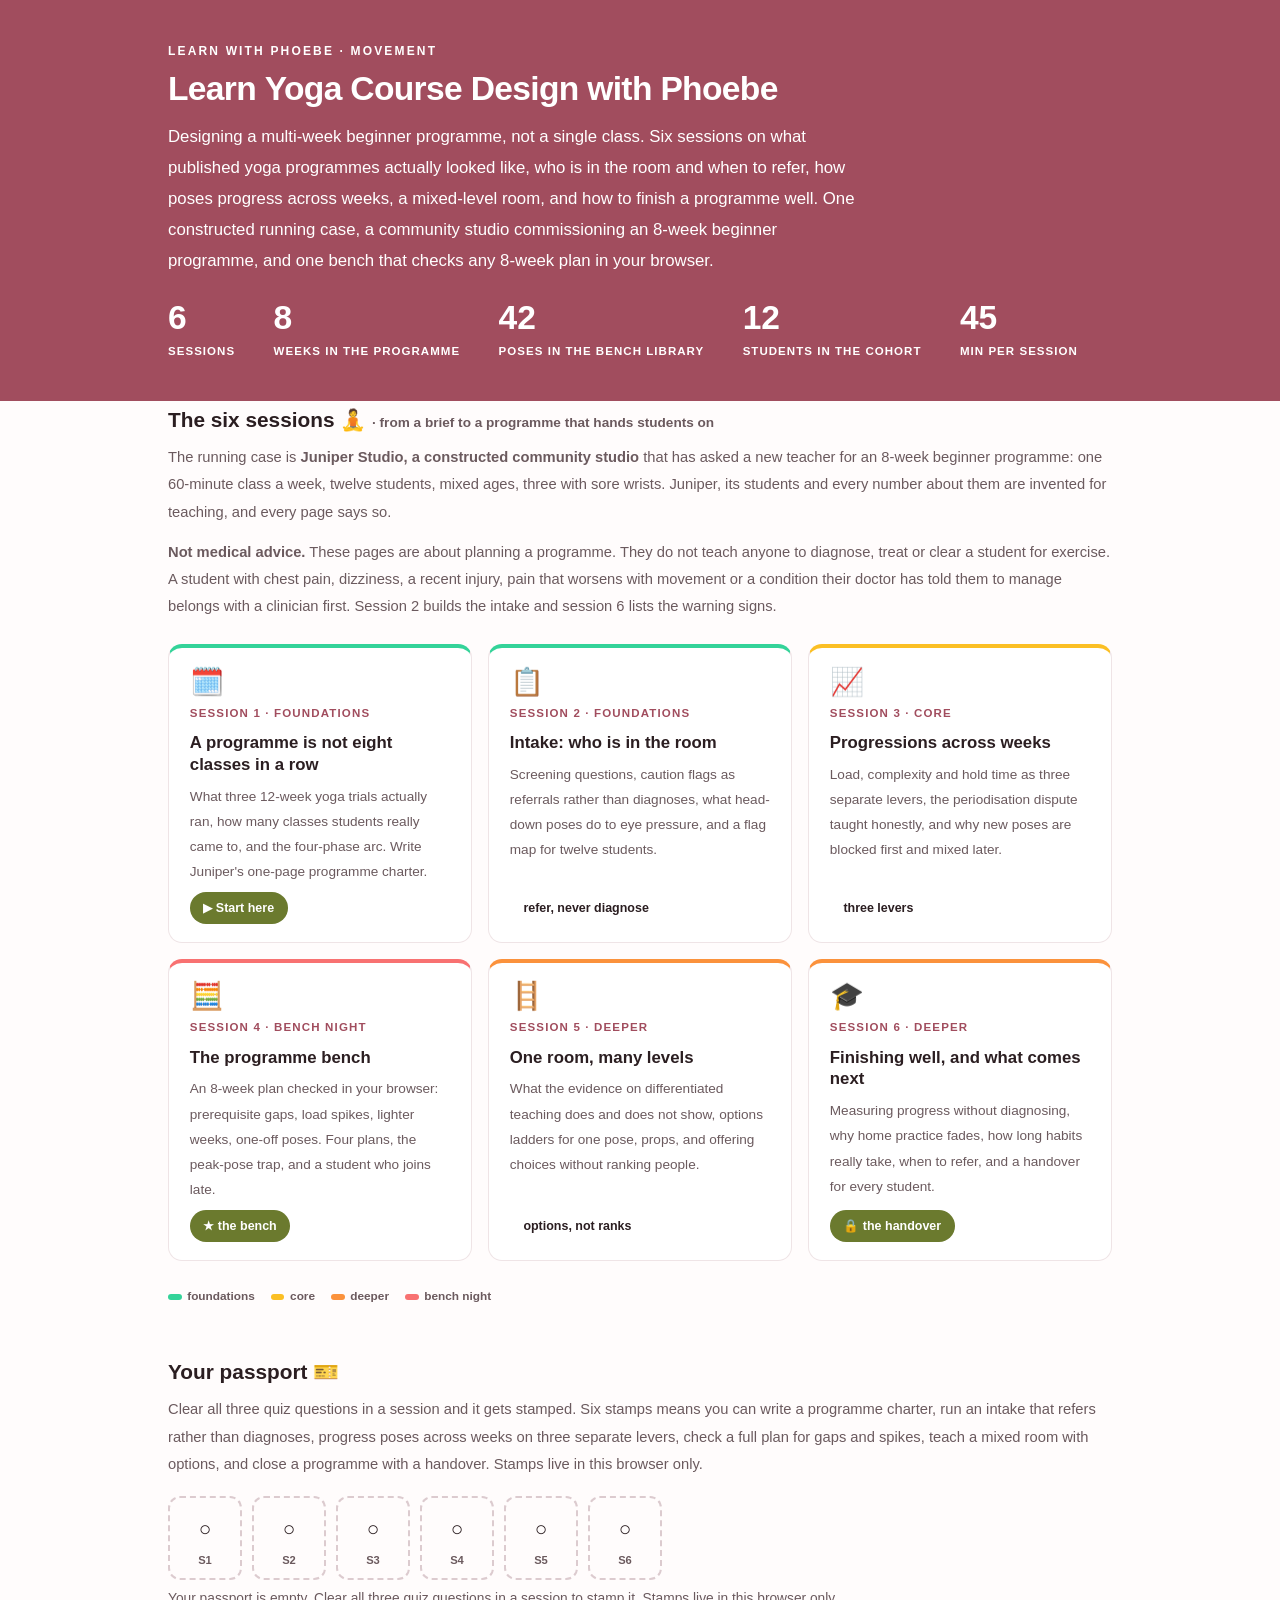
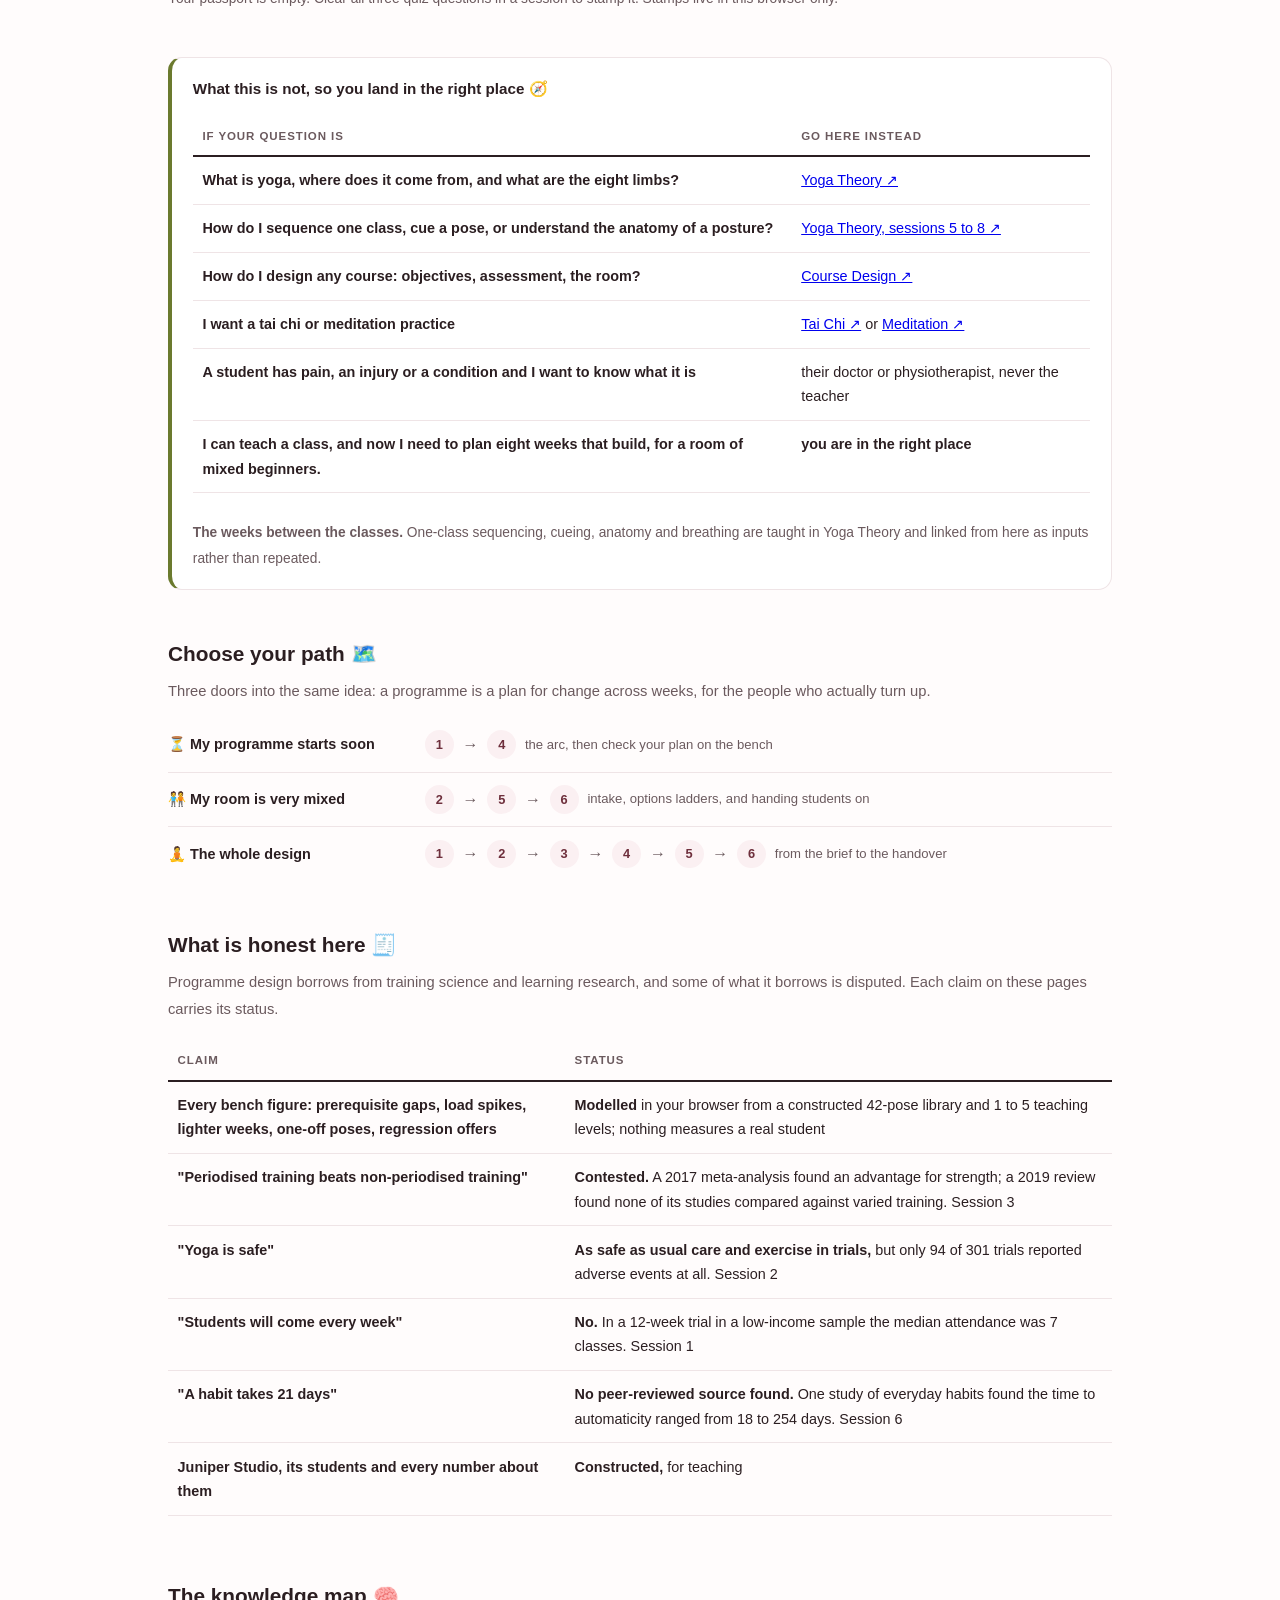
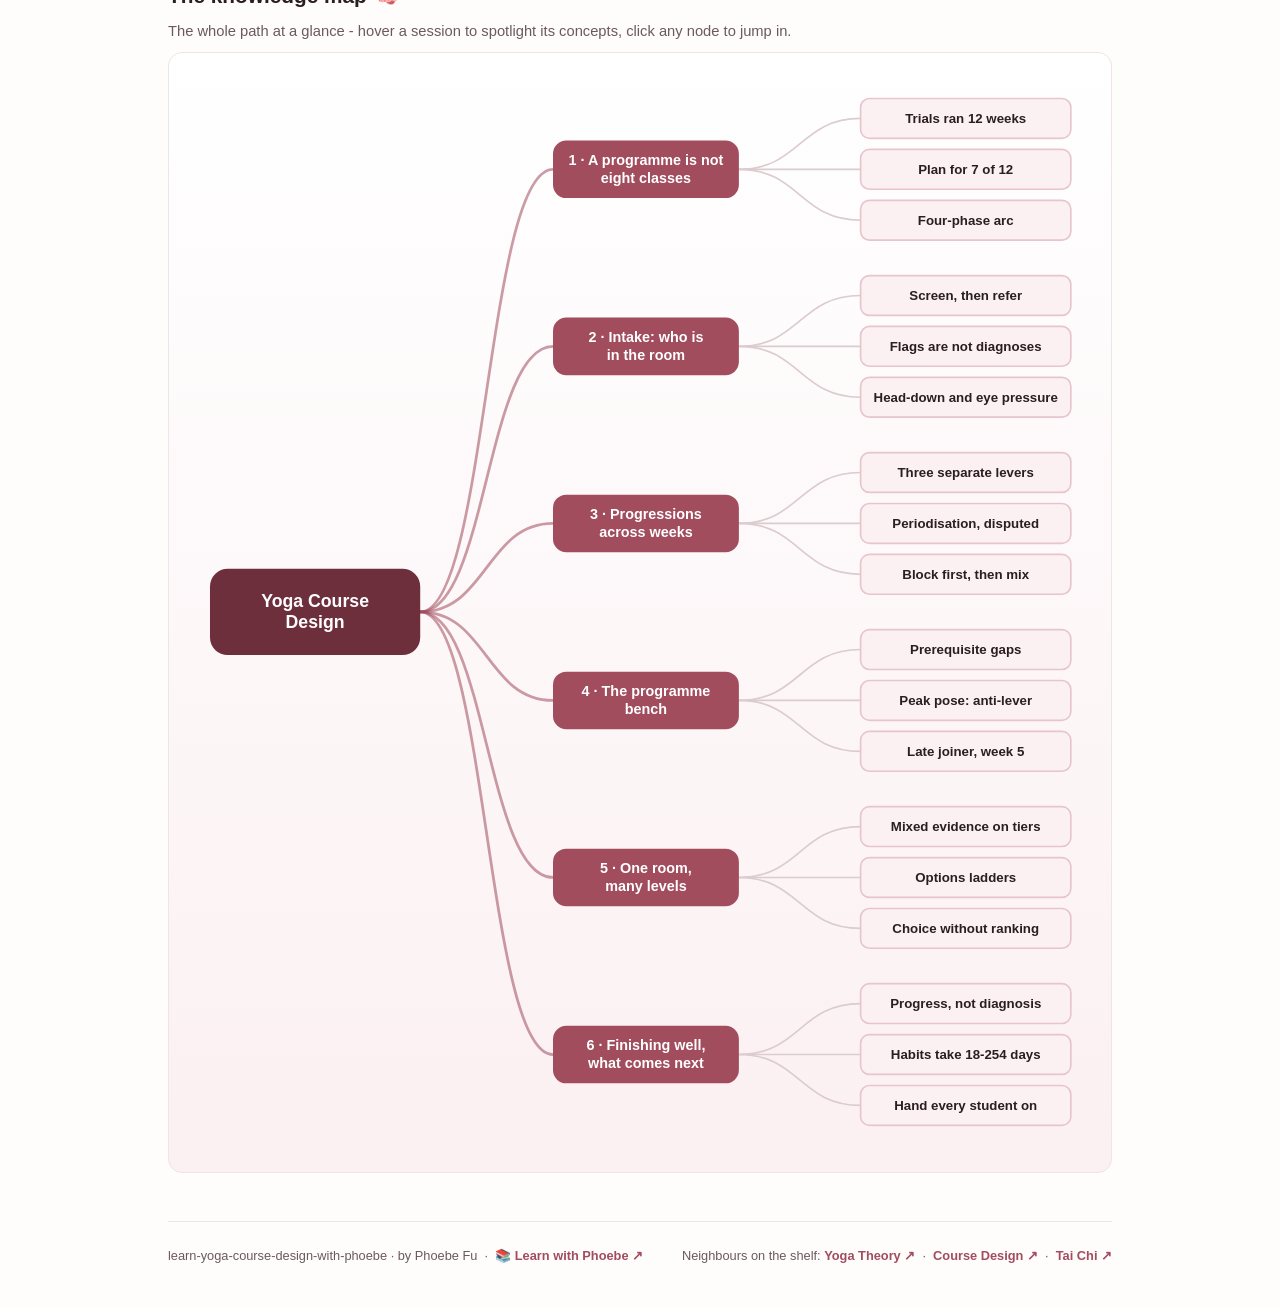
<file: index.html>
<!DOCTYPE html>
<html lang="en">
<head>
<meta charset="UTF-8">
<meta name="viewport" content="width=device-width, initial-scale=1.0">
<!-- social:start -->
<meta name="description" content="Six sessions on designing a multi-week beginner yoga programme rather than a single class: what trial programmes actually looked like, intake and referral flags, progressions across weeks, a programme bench that checks an 8-week plan in your browser, mixed-level rooms, and finishing well. Free, by Phoebe Fu. Not medical advice.">
<meta property="og:type" content="website">
<meta property="og:site_name" content="Learn with Phoebe">
<meta property="og:title" content="Learn Yoga Course Design with Phoebe">
<meta property="og:description" content="Design an 8-week beginner yoga programme that builds week on week. One constructed studio, a 42-pose library and a bench that finds prerequisite gaps, load spikes and one-off poses in any plan.">
<meta property="og:url" content="https://phoebefu6.github.io/learn-yoga-course-design-with-phoebe/">
<meta property="og:image" content="https://phoebefu6.github.io/learn-yoga-course-design-with-phoebe/assets/og-cover.png">
<meta property="og:image:width" content="1200">
<meta property="og:image:height" content="630">
<meta name="twitter:card" content="summary_large_image">
<meta name="twitter:title" content="Learn Yoga Course Design with Phoebe">
<meta name="twitter:description" content="An 8-week beginner programme, checked in your browser for prerequisite gaps, load spikes and poses taught only once.">
<meta name="twitter:image" content="https://phoebefu6.github.io/learn-yoga-course-design-with-phoebe/assets/og-cover.png">
<!-- social:end -->
<title>Learn Yoga Course Design with Phoebe</title>
<link rel="stylesheet" href="assets/style.css?v=5">
<style>

  .stats-row { display: flex; gap: 2.4rem; margin-top: 1.5rem; flex-wrap: wrap; }
  .stat b { display: block; font-size: 2.1rem; font-weight: 800; line-height: 1.05; font-variant-numeric: tabular-nums; }
  .stat span { font-size: .72rem; opacity: 1; text-transform: uppercase; letter-spacing: .09em; font-weight: 600; }

  .course-grid { display: grid; grid-template-columns: repeat(auto-fit, minmax(17rem, 1fr)); gap: 1rem; margin-top: 1.5rem; }
  .course-card {
    border: 1px solid var(--hairline);
    border-top: 4px solid var(--diff, var(--indigo));
    border-radius: var(--radius);
    padding: 1.2rem 1.3rem 1.1rem;
    display: flex;
    flex-direction: column;
    gap: .5rem;
    text-decoration: none;
    color: var(--ink);
    background: #fff;
    transition: box-shadow .15s ease, border-color .15s ease, transform .15s ease;
    position: relative;
  }
  .course-card:hover { border-color: var(--indigo-soft); border-top-color: var(--diff, var(--indigo)); box-shadow: 0 8px 28px rgba(var(--shadow-rgb),.16); transform: translateY(-3px); }
  .course-card .cicon { font-size: 1.7rem; line-height: 1; }
  .course-card .cnum { font-size: .72rem; font-weight: 700; color: var(--indigo); text-transform: uppercase; letter-spacing: .1em; }
  .course-card h3 { font-size: 1.05rem; font-weight: 800; line-height: 1.3; }
  .course-card p { font-size: .85rem; color: var(--muted); flex: 1; }
  .course-card .meta { display: flex; gap: .4rem; flex-wrap: wrap; }

  .diff-legend { display: flex; gap: 1rem; margin-top: 1.6rem; font-size: .74rem; color: var(--muted); font-weight: 600; flex-wrap: wrap; }
  .diff-legend i { display: inline-block; width: .85rem; height: .35rem; border-radius: 999px; margin-right: .35rem; vertical-align: middle; }

  .paths { margin-top: 2.6rem; }
  .paths h2 { font-size: 1.3rem; font-weight: 800; margin-bottom: .3rem; }
  .paths .plede { color: var(--muted); font-size: .92rem; margin-bottom: .8rem; }
  .path { display: flex; gap: .55rem; align-items: center; padding: .75rem 0; border-bottom: .5px solid var(--hairline); flex-wrap: wrap; }
  .path:last-child { border-bottom: none; }
  .path b { min-width: 15.5rem; font-size: .9rem; }
  .path .pstep { background: var(--indigo-50); color: var(--indigo-deep); border-radius: 999px; padding: .16rem .68rem; font-weight: 700; font-size: .8rem; text-decoration: none; transition: all .12s ease; }
  .path .pstep:hover { background: var(--indigo); color: #fff; }
  .path .parr { color: var(--muted); font-weight: 700; }

  .mm-section { margin-top: 1.6rem; }
  .mm-section h2 { font-size: 1.3rem; font-weight: 800; margin-bottom: .2rem; }
  .mm-section .mm-lede { color: var(--muted); font-size: .92rem; margin-bottom: .4rem; }
  .mm-wrap { border: 1px solid var(--hairline); border-radius: var(--radius); background: linear-gradient(180deg,#fff,var(--indigo-50)); padding: .6rem; overflow-x: auto; }
  .mm-svg { width: 100%; height: auto; display: block; max-width: 60rem; margin: 0 auto; min-width: 34rem; }
  .mm-link { cursor: pointer; text-decoration: none; }
  .mm-node rect { transition: opacity .15s ease, filter .15s ease; }
  .mm-node text { pointer-events: none; }
  .mm-link:hover .mm-node rect { filter: brightness(1.06); }
  .mm-edge { transition: opacity .15s ease; }

  .not-this { border: 1px solid var(--hairline); border-left: 4px solid var(--clay); border-radius: var(--radius); background: #fff; padding: 1.1rem 1.3rem; margin-top: 1.2rem; }
  .not-this h3 { font-size: .95rem; font-weight: 800; margin-bottom: .5rem; }
</style>
</head>
<body>
<header class="masthead">
  <div class="wrap">
    <div class="eyebrow">Learn with Phoebe · Movement</div>
    <h1>Learn <span class="accent">Yoga Course Design</span> with Phoebe</h1>
    <p class="sub">Designing a multi-week beginner programme, not a single class. Six sessions on what published yoga programmes actually looked like, who is in the room and when to refer, how poses progress across weeks, a mixed-level room, and how to finish a programme well. One constructed running case, a community studio commissioning an 8-week beginner programme, and one bench that checks any 8-week plan in your browser.</p>
    <div class="stats-row">
      <div class="stat"><b data-count="6">6</b><span>sessions</span></div>
      <div class="stat"><b data-count="8">8</b><span>weeks in the programme</span></div>
      <div class="stat"><b data-count="42">42</b><span>poses in the bench library</span></div>
      <div class="stat"><b data-count="12">12</b><span>students in the cohort</span></div>
      <div class="stat"><b data-count="45">45</b><span>min per session</span></div>
    </div>
  </div>
</header>
<main class="wrap">
  <section class="section">
    <div class="paths" style="margin-top:0">
      <h2>The six sessions 🧘 <span style="font-size:.85rem;font-weight:600;color:var(--muted)">· from a brief to a programme that hands students on</span></h2>
      <p class="plede">The running case is <strong>Juniper Studio, a constructed community studio</strong> that has asked a new teacher for an 8-week beginner programme: one 60-minute class a week, twelve students, mixed ages, three with sore wrists. Juniper, its students and every number about them are invented for teaching, and every page says so.</p>
      <p class="plede"><strong>Not medical advice.</strong> These pages are about planning a programme. They do not teach anyone to diagnose, treat or clear a student for exercise. A student with chest pain, dizziness, a recent injury, pain that worsens with movement or a condition their doctor has told them to manage belongs with a clinician first. Session 2 builds the intake and session 6 lists the warning signs.</p>
    </div>
    <div class="course-grid">
      <a class="course-card" href="courses/01-a-programme-not-eight-classes.html" style="--diff:#34D399">
        <span class="cicon">🗓️</span>
        <span class="cnum">Session 1 · foundations</span>
        <h3>A programme is not eight classes in a row</h3>
        <p>What three 12-week yoga trials actually ran, how many classes students really came to, and the four-phase arc. Write Juniper's one-page programme charter.</p>
        <span class="meta"><span class="pill amber">▶ Start here</span></span>
      </a>
      <a class="course-card" href="courses/02-intake-who-is-in-the-room.html" style="--diff:#34D399">
        <span class="cicon">📋</span>
        <span class="cnum">Session 2 · foundations</span>
        <h3>Intake: who is in the room</h3>
        <p>Screening questions, caution flags as referrals rather than diagnoses, what head-down poses do to eye pressure, and a flag map for twelve students.</p>
        <span class="meta"><span class="pill">refer, never diagnose</span></span>
      </a>
      <a class="course-card" href="courses/03-progressions-across-weeks.html" style="--diff:#FBBF24">
        <span class="cicon">📈</span>
        <span class="cnum">Session 3 · core</span>
        <h3>Progressions across weeks</h3>
        <p>Load, complexity and hold time as three separate levers, the periodisation dispute taught honestly, and why new poses are blocked first and mixed later.</p>
        <span class="meta"><span class="pill">three levers</span></span>
      </a>
      <a class="course-card" href="courses/04-the-programme-bench.html" style="--diff:#F87171">
        <span class="cicon">🧮</span>
        <span class="cnum">Session 4 · bench night</span>
        <h3>The programme bench</h3>
        <p>An 8-week plan checked in your browser: prerequisite gaps, load spikes, lighter weeks, one-off poses. Four plans, the peak-pose trap, and a student who joins late.</p>
        <span class="meta"><span class="pill amber">★ the bench</span></span>
      </a>
      <a class="course-card" href="courses/05-one-room-many-levels.html" style="--diff:#FB923C">
        <span class="cicon">🪜</span>
        <span class="cnum">Session 5 · deeper</span>
        <h3>One room, many levels</h3>
        <p>What the evidence on differentiated teaching does and does not show, options ladders for one pose, props, and offering choices without ranking people.</p>
        <span class="meta"><span class="pill">options, not ranks</span></span>
      </a>
      <a class="course-card" href="courses/06-finishing-well.html" style="--diff:#FB923C">
        <span class="cicon">🎓</span>
        <span class="cnum">Session 6 · deeper</span>
        <h3>Finishing well, and what comes next</h3>
        <p>Measuring progress without diagnosing, why home practice fades, how long habits really take, when to refer, and a handover for every student.</p>
        <span class="meta"><span class="pill amber">🔒 the handover</span></span>
      </a>
    </div>
    <div class="diff-legend">
      <span><i style="background:#34D399"></i>foundations</span>
      <span><i style="background:#FBBF24"></i>core</span>
      <span><i style="background:#FB923C"></i>deeper</span>
      <span><i style="background:#F87171"></i>bench night</span>
    </div>
  </section>
  <section class="section">
    <div class="paths" style="margin-top:0">
      <h2>Your passport 🎫</h2>
      <p class="plede">Clear all three quiz questions in a session and it gets stamped. Six stamps means you can write a programme charter, run an intake that refers rather than diagnoses, progress poses across weeks on three separate levers, check a full plan for gaps and spikes, teach a mixed room with options, and close a programme with a handover. Stamps live in this browser only.</p>
    </div>
    <div class="pp-strip"></div>
  </section>
  <section class="section">
    <div class="not-this">
      <h3>What this is not, so you land in the right place 🧭</h3>
      <table class="clean">
        <tr><th>If your question is</th><th>Go here instead</th></tr>
        <tr><td>What is yoga, where does it come from, and what are the eight limbs?</td><td><a href="https://phoebefu6.github.io/learn-yoga-theory-with-phoebe/">Yoga Theory ↗</a></td></tr>
        <tr><td>How do I sequence one class, cue a pose, or understand the anatomy of a posture?</td><td><a href="https://phoebefu6.github.io/learn-yoga-theory-with-phoebe/">Yoga Theory, sessions 5 to 8 ↗</a></td></tr>
        <tr><td>How do I design any course: objectives, assessment, the room?</td><td><a href="https://phoebefu6.github.io/learn-course-design-with-phoebe/">Course Design ↗</a></td></tr>
        <tr><td>I want a tai chi or meditation practice</td><td><a href="https://phoebefu6.github.io/learn-taichi-with-phoebe/">Tai Chi ↗</a> or <a href="https://phoebefu6.github.io/learn-meditation-with-phoebe/">Meditation ↗</a></td></tr>
        <tr><td>A student has pain, an injury or a condition and I want to know what it is</td><td>their doctor or physiotherapist, never the teacher</td></tr>
        <tr><td><strong>I can teach a class, and now I need to plan eight weeks that build, for a room of mixed beginners.</strong></td><td><strong>you are in the right place</strong></td></tr>
      </table>
      <p style="margin-top:.7rem;font-size:.86rem;color:var(--muted)"><strong>The weeks between the classes.</strong> One-class sequencing, cueing, anatomy and breathing are taught in Yoga Theory and linked from here as inputs rather than repeated.</p>
    </div>
  </section>
  <section class="section">
    <div class="paths">
      <h2>Choose your path 🗺️</h2>
      <p class="plede">Three doors into the same idea: a programme is a plan for change across weeks, for the people who actually turn up.</p>
      <div class="path"><b>⏳ My programme starts soon</b>
        <a class="pstep" href="courses/01-a-programme-not-eight-classes.html">1</a><span class="parr">→</span>
        <a class="pstep" href="courses/04-the-programme-bench.html">4</a>
        <span style="font-size:.82rem;color:var(--muted)">the arc, then check your plan on the bench</span>
      </div>
      <div class="path"><b>🧑‍🤝‍🧑 My room is very mixed</b>
        <a class="pstep" href="courses/02-intake-who-is-in-the-room.html">2</a><span class="parr">→</span>
        <a class="pstep" href="courses/05-one-room-many-levels.html">5</a><span class="parr">→</span>
        <a class="pstep" href="courses/06-finishing-well.html">6</a>
        <span style="font-size:.82rem;color:var(--muted)">intake, options ladders, and handing students on</span>
      </div>
      <div class="path"><b>🧘 The whole design</b>
        <a class="pstep" href="courses/01-a-programme-not-eight-classes.html">1</a><span class="parr">→</span>
        <a class="pstep" href="courses/02-intake-who-is-in-the-room.html">2</a><span class="parr">→</span>
        <a class="pstep" href="courses/03-progressions-across-weeks.html">3</a><span class="parr">→</span>
        <a class="pstep" href="courses/04-the-programme-bench.html">4</a><span class="parr">→</span>
        <a class="pstep" href="courses/05-one-room-many-levels.html">5</a><span class="parr">→</span>
        <a class="pstep" href="courses/06-finishing-well.html">6</a>
        <span style="font-size:.82rem;color:var(--muted)">from the brief to the handover</span>
      </div>
    </div>
  </section>
  <section class="section">
    <div class="paths" style="margin-top:0">
      <h2>What is honest here 🧾</h2>
      <p class="plede">Programme design borrows from training science and learning research, and some of what it borrows is disputed. Each claim on these pages carries its status.</p>
    </div>
    <table class="clean">
      <tr><th>Claim</th><th>Status</th></tr>
      <tr><td>Every bench figure: prerequisite gaps, load spikes, lighter weeks, one-off poses, regression offers</td><td><strong>Modelled</strong> in your browser from a constructed 42-pose library and 1 to 5 teaching levels; nothing measures a real student</td></tr>
      <tr><td>"Periodised training beats non-periodised training"</td><td><strong>Contested.</strong> A 2017 meta-analysis found an advantage for strength; a 2019 review found none of its studies compared against varied training. Session 3</td></tr>
      <tr><td>"Yoga is safe"</td><td><strong>As safe as usual care and exercise in trials,</strong> but only 94 of 301 trials reported adverse events at all. Session 2</td></tr>
      <tr><td>"Students will come every week"</td><td><strong>No.</strong> In a 12-week trial in a low-income sample the median attendance was 7 classes. Session 1</td></tr>
      <tr><td>"A habit takes 21 days"</td><td><strong>No peer-reviewed source found.</strong> One study of everyday habits found the time to automaticity ranged from 18 to 254 days. Session 6</td></tr>
      <tr><td>Juniper Studio, its students and every number about them</td><td><strong>Constructed,</strong> for teaching</td></tr>
    </table>
  </section>
  <section class="section mm-section">
    <h2>The knowledge map 🧠</h2>
    <p class="mm-lede">The whole path at a glance - hover a session to spotlight its concepts, click any node to jump in.</p>
    <div class="mm-wrap"><div id="mindmap"></div></div>
  </section>
  <footer class="pagefoot">
    <span>learn-yoga-course-design-with-phoebe · by Phoebe Fu &nbsp;·&nbsp; 📚 <a href="https://phoebefu6.github.io/learn-with-phoebe/">Learn with Phoebe ↗</a></span>
    <span>Neighbours on the shelf: <a href="https://phoebefu6.github.io/learn-yoga-theory-with-phoebe/">Yoga Theory ↗</a> &nbsp;·&nbsp; <a href="https://phoebefu6.github.io/learn-course-design-with-phoebe/">Course Design ↗</a> &nbsp;·&nbsp; <a href="https://phoebefu6.github.io/learn-taichi-with-phoebe/">Tai Chi ↗</a></span>
  </footer>
</main>
<script>
window.MINDMAP_DATA = {
 "title": "Yoga Course\nDesign",
 "centerColor": "#6E2F3C",
 "sessions": [
  {
   "label": "A programme is not\neight classes",
   "href": "courses/01-a-programme-not-eight-classes.html",
   "color": "#34D399",
   "concepts": [
    {
     "label": "Trials ran 12 weeks",
     "href": "courses/01-a-programme-not-eight-classes.html"
    },
    {
     "label": "Plan for 7 of 12",
     "href": "courses/01-a-programme-not-eight-classes.html"
    },
    {
     "label": "Four-phase arc",
     "href": "courses/01-a-programme-not-eight-classes.html"
    }
   ]
  },
  {
   "label": "Intake: who is\nin the room",
   "href": "courses/02-intake-who-is-in-the-room.html",
   "color": "#34D399",
   "concepts": [
    {
     "label": "Screen, then refer",
     "href": "courses/02-intake-who-is-in-the-room.html"
    },
    {
     "label": "Flags are not diagnoses",
     "href": "courses/02-intake-who-is-in-the-room.html"
    },
    {
     "label": "Head-down and eye pressure",
     "href": "courses/02-intake-who-is-in-the-room.html"
    }
   ]
  },
  {
   "label": "Progressions\nacross weeks",
   "href": "courses/03-progressions-across-weeks.html",
   "color": "#FBBF24",
   "concepts": [
    {
     "label": "Three separate levers",
     "href": "courses/03-progressions-across-weeks.html"
    },
    {
     "label": "Periodisation, disputed",
     "href": "courses/03-progressions-across-weeks.html"
    },
    {
     "label": "Block first, then mix",
     "href": "courses/03-progressions-across-weeks.html"
    }
   ]
  },
  {
   "label": "The programme\nbench",
   "href": "courses/04-the-programme-bench.html",
   "color": "#F87171",
   "concepts": [
    {
     "label": "Prerequisite gaps",
     "href": "courses/04-the-programme-bench.html"
    },
    {
     "label": "Peak pose: anti-lever",
     "href": "courses/04-the-programme-bench.html"
    },
    {
     "label": "Late joiner, week 5",
     "href": "courses/04-the-programme-bench.html"
    }
   ]
  },
  {
   "label": "One room,\nmany levels",
   "href": "courses/05-one-room-many-levels.html",
   "color": "#FB923C",
   "concepts": [
    {
     "label": "Mixed evidence on tiers",
     "href": "courses/05-one-room-many-levels.html"
    },
    {
     "label": "Options ladders",
     "href": "courses/05-one-room-many-levels.html"
    },
    {
     "label": "Choice without ranking",
     "href": "courses/05-one-room-many-levels.html"
    }
   ]
  },
  {
   "label": "Finishing well,\nwhat comes next",
   "href": "courses/06-finishing-well.html",
   "color": "#FB923C",
   "concepts": [
    {
     "label": "Progress, not diagnosis",
     "href": "courses/06-finishing-well.html"
    },
    {
     "label": "Habits take 18-254 days",
     "href": "courses/06-finishing-well.html"
    },
    {
     "label": "Hand every student on",
     "href": "courses/06-finishing-well.html"
    }
   ]
  }
 ]
};
</script>
<script src="assets/mindmap.js?v=1"></script>
<script src="assets/app.js?v=1"></script>
</body>
</html>
</file>
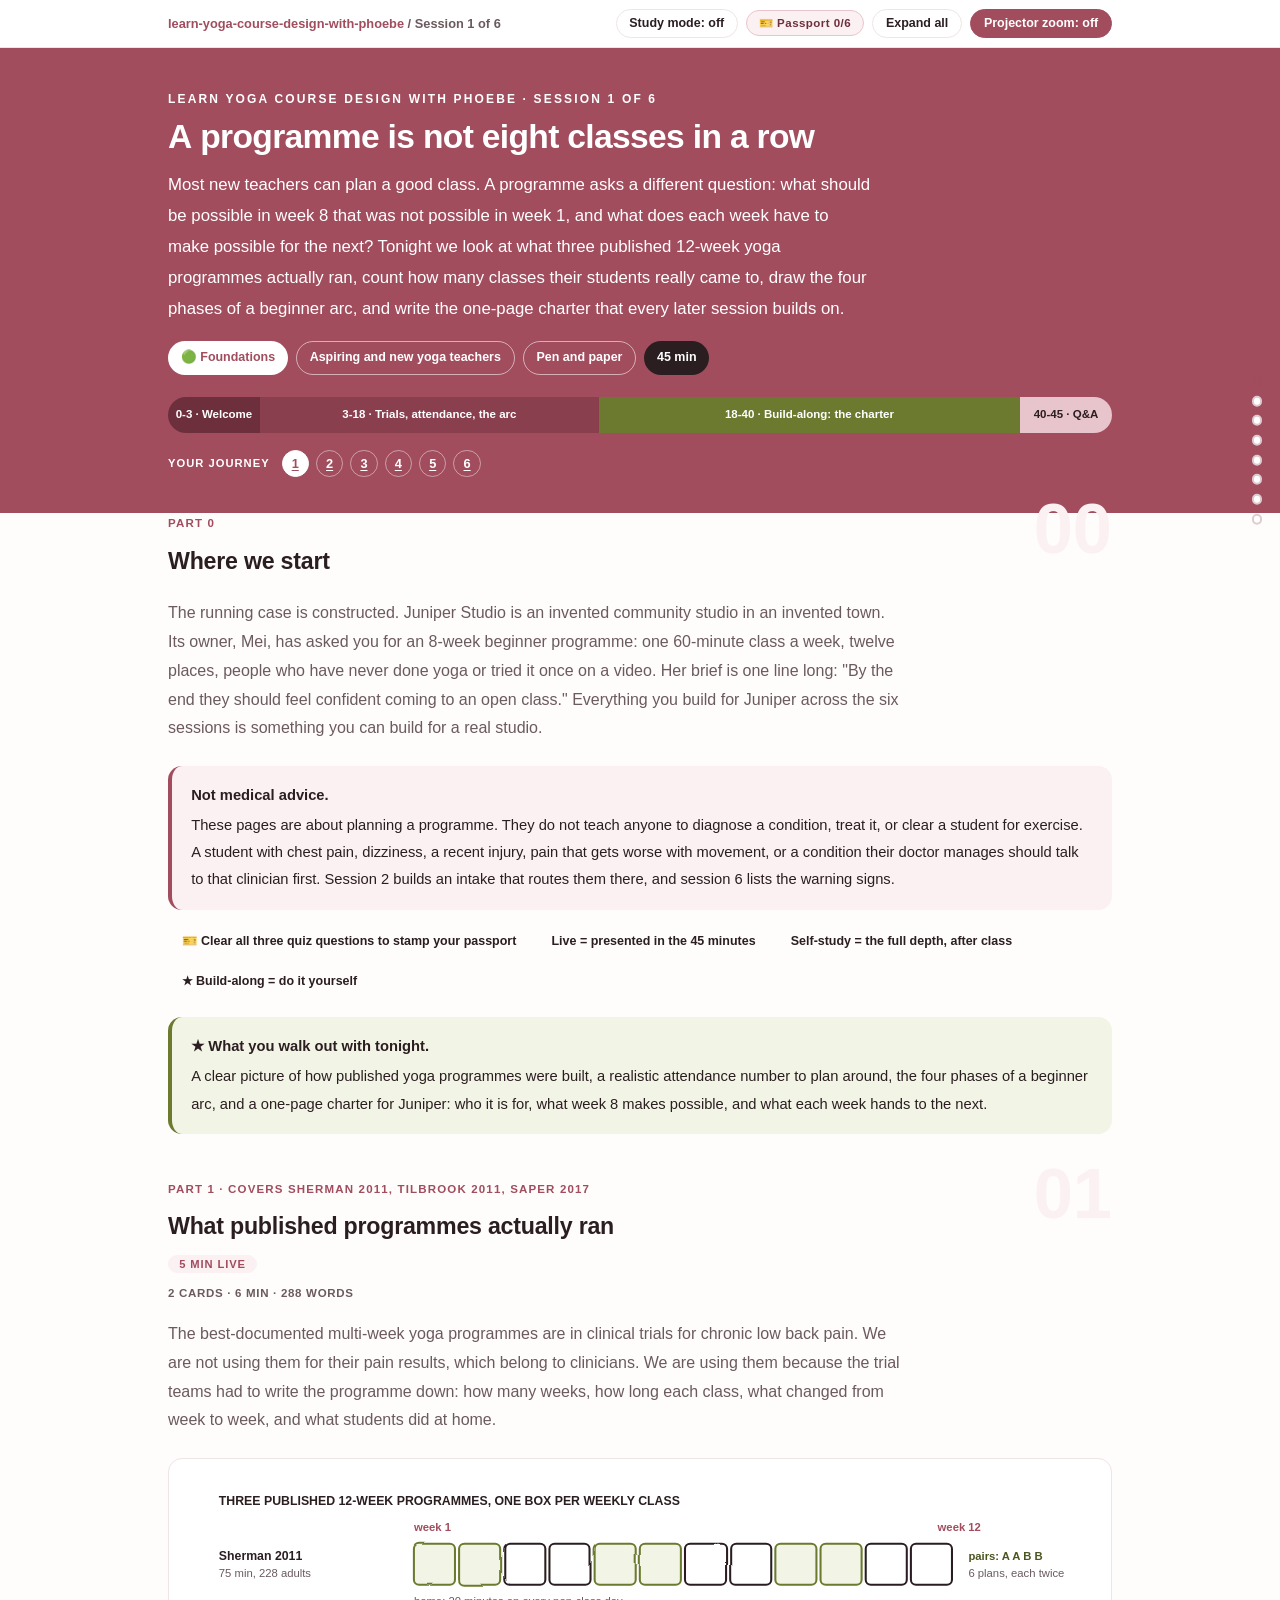
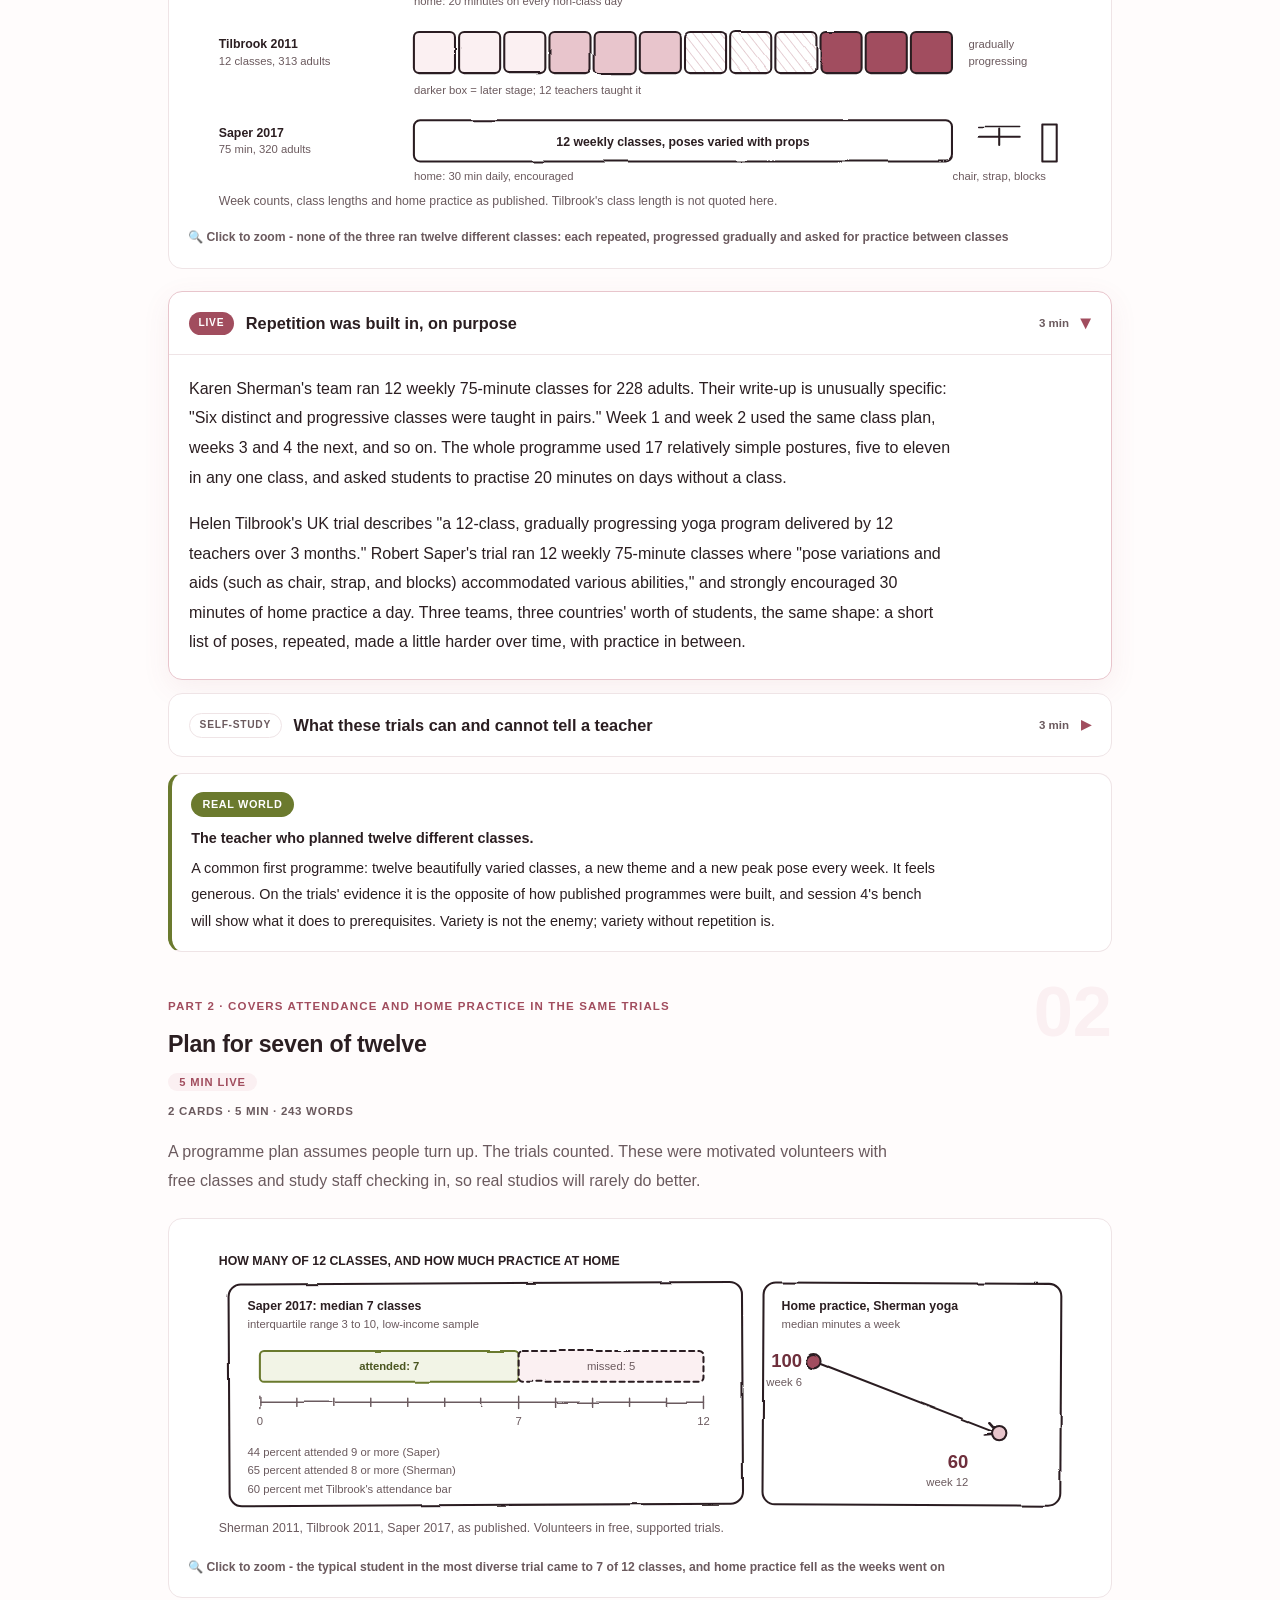
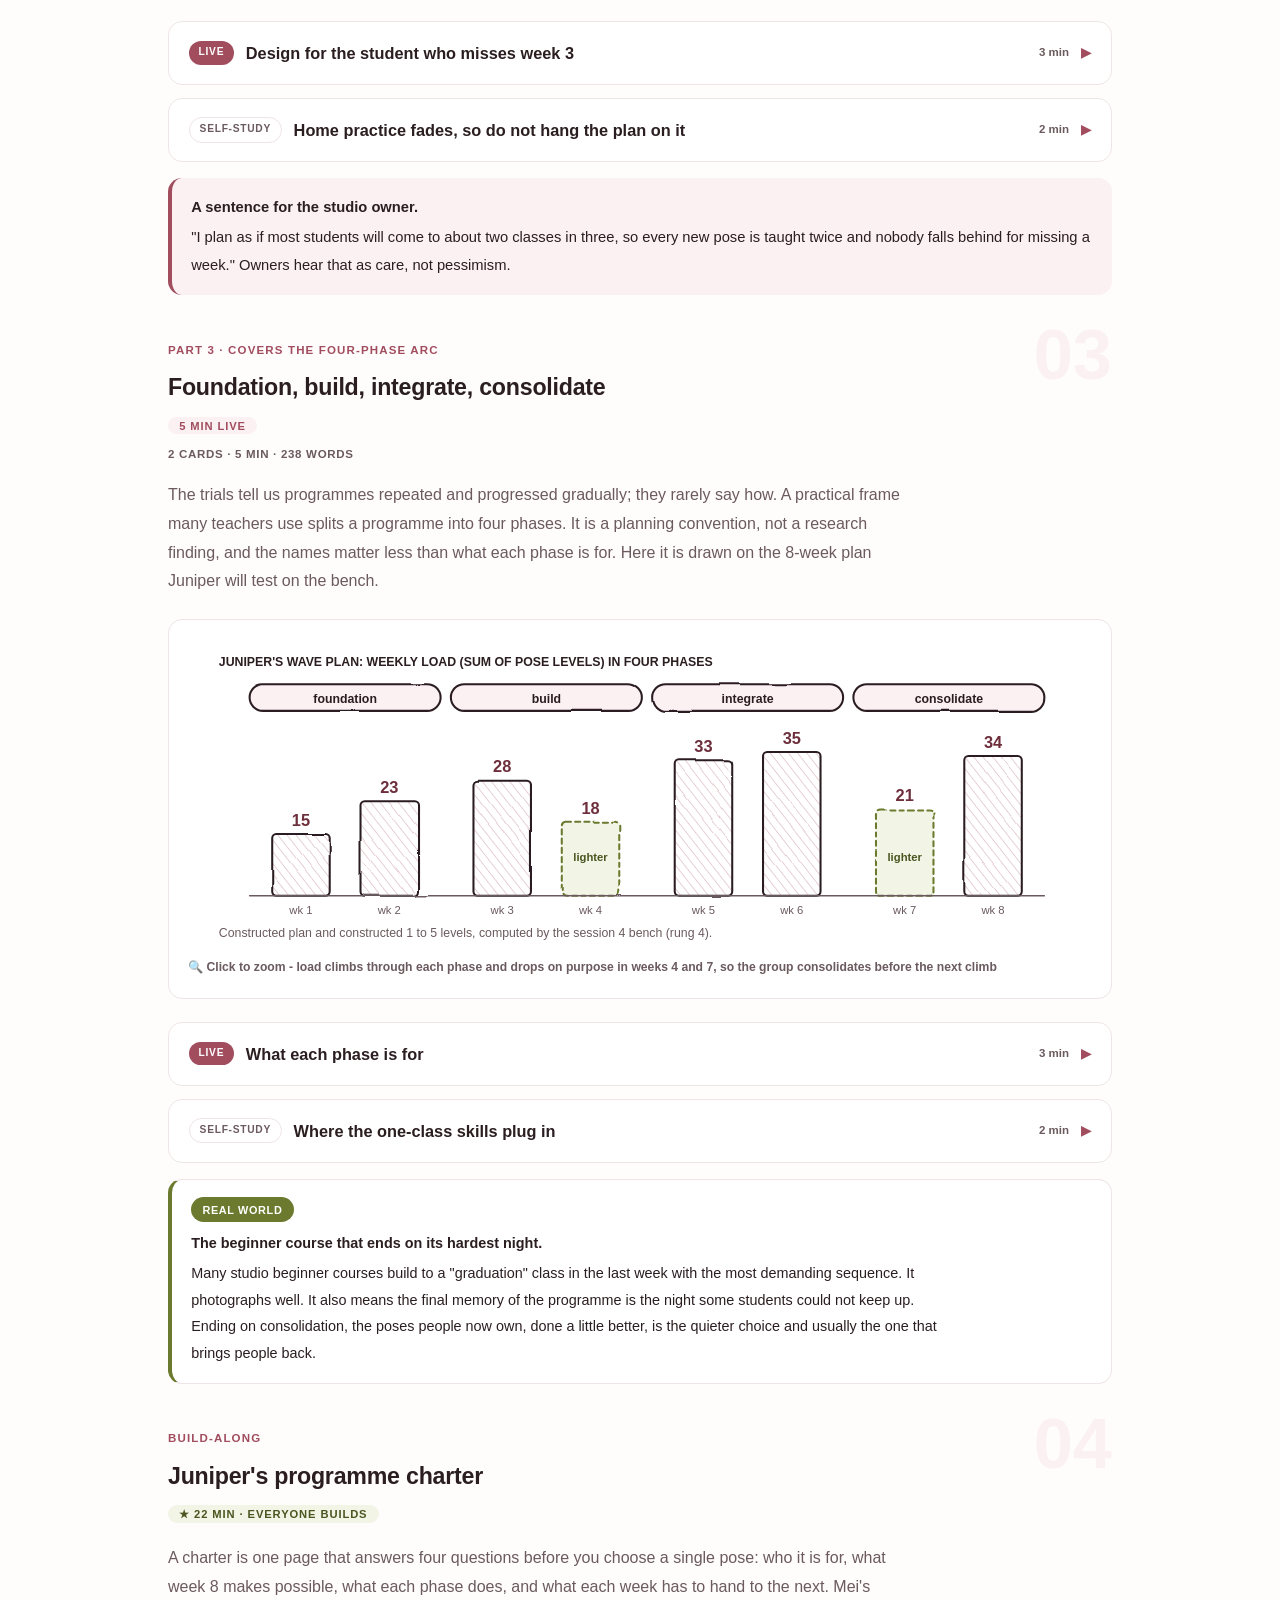
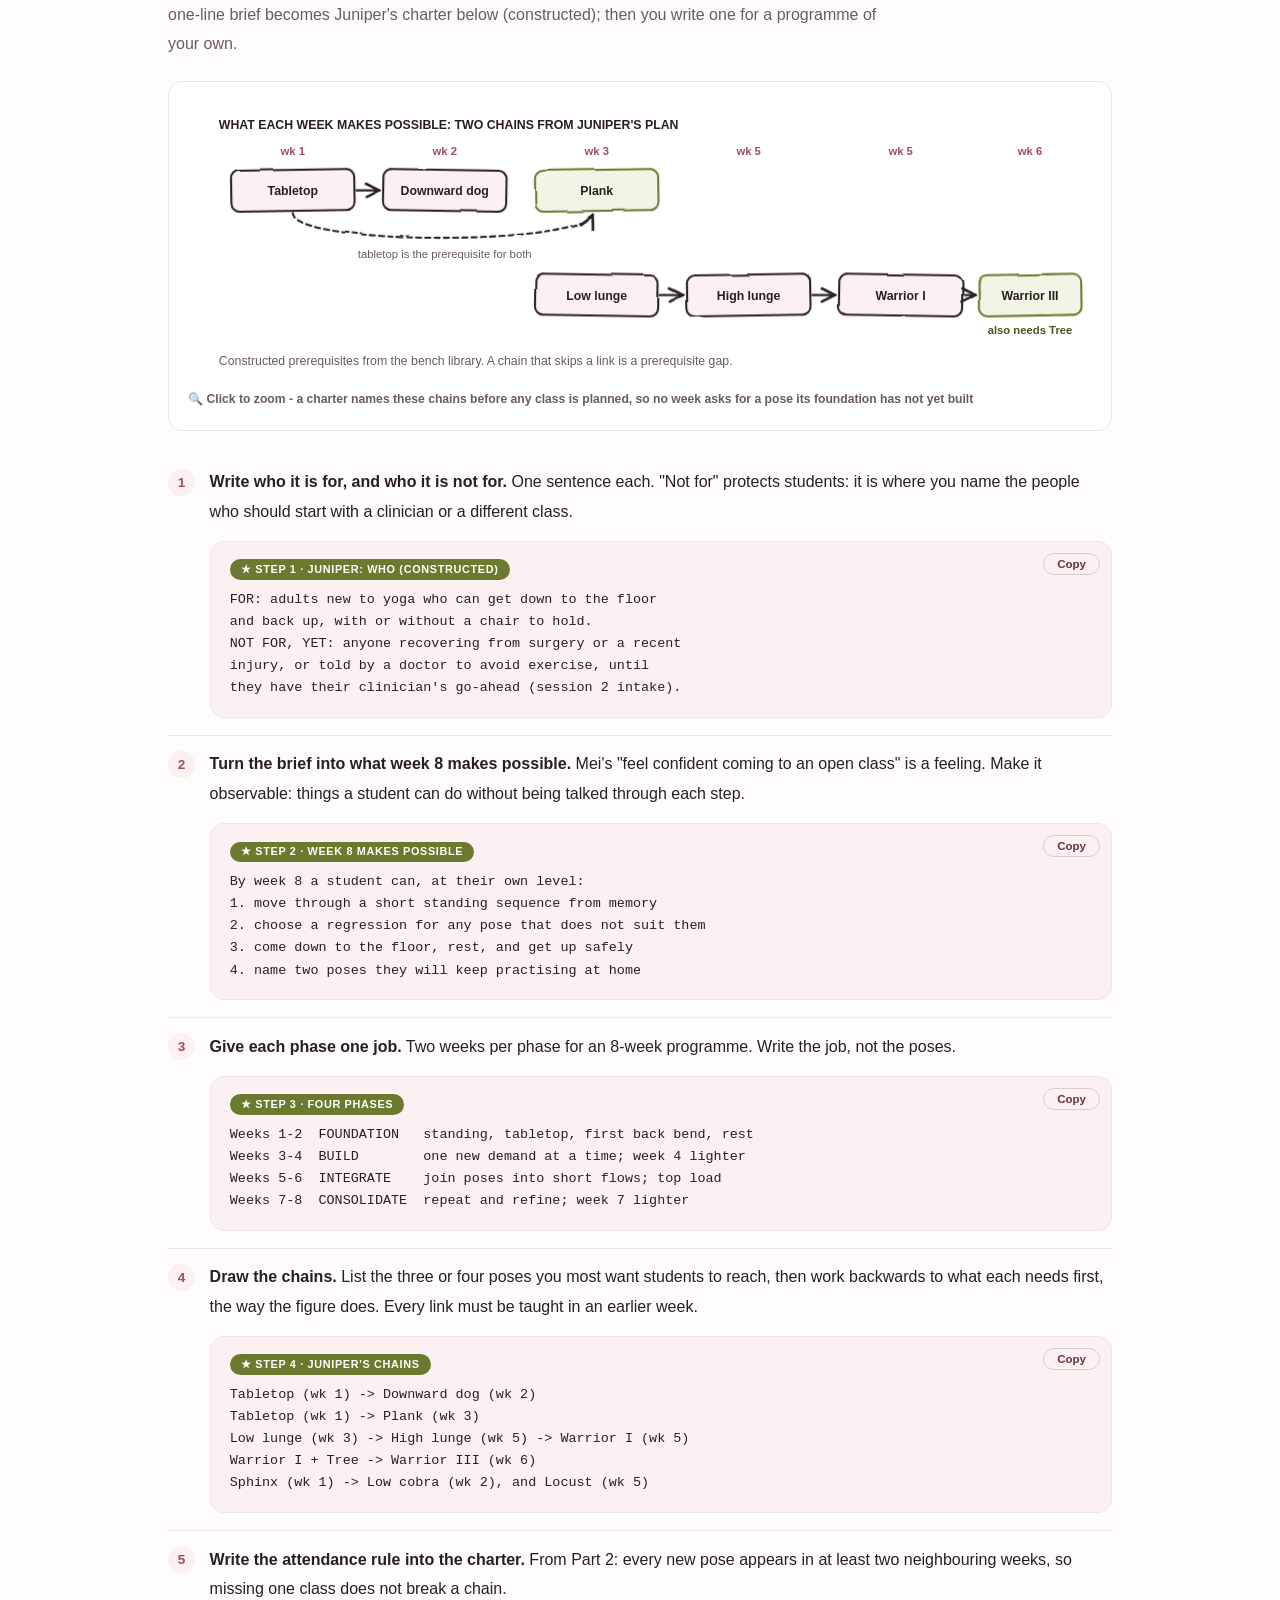
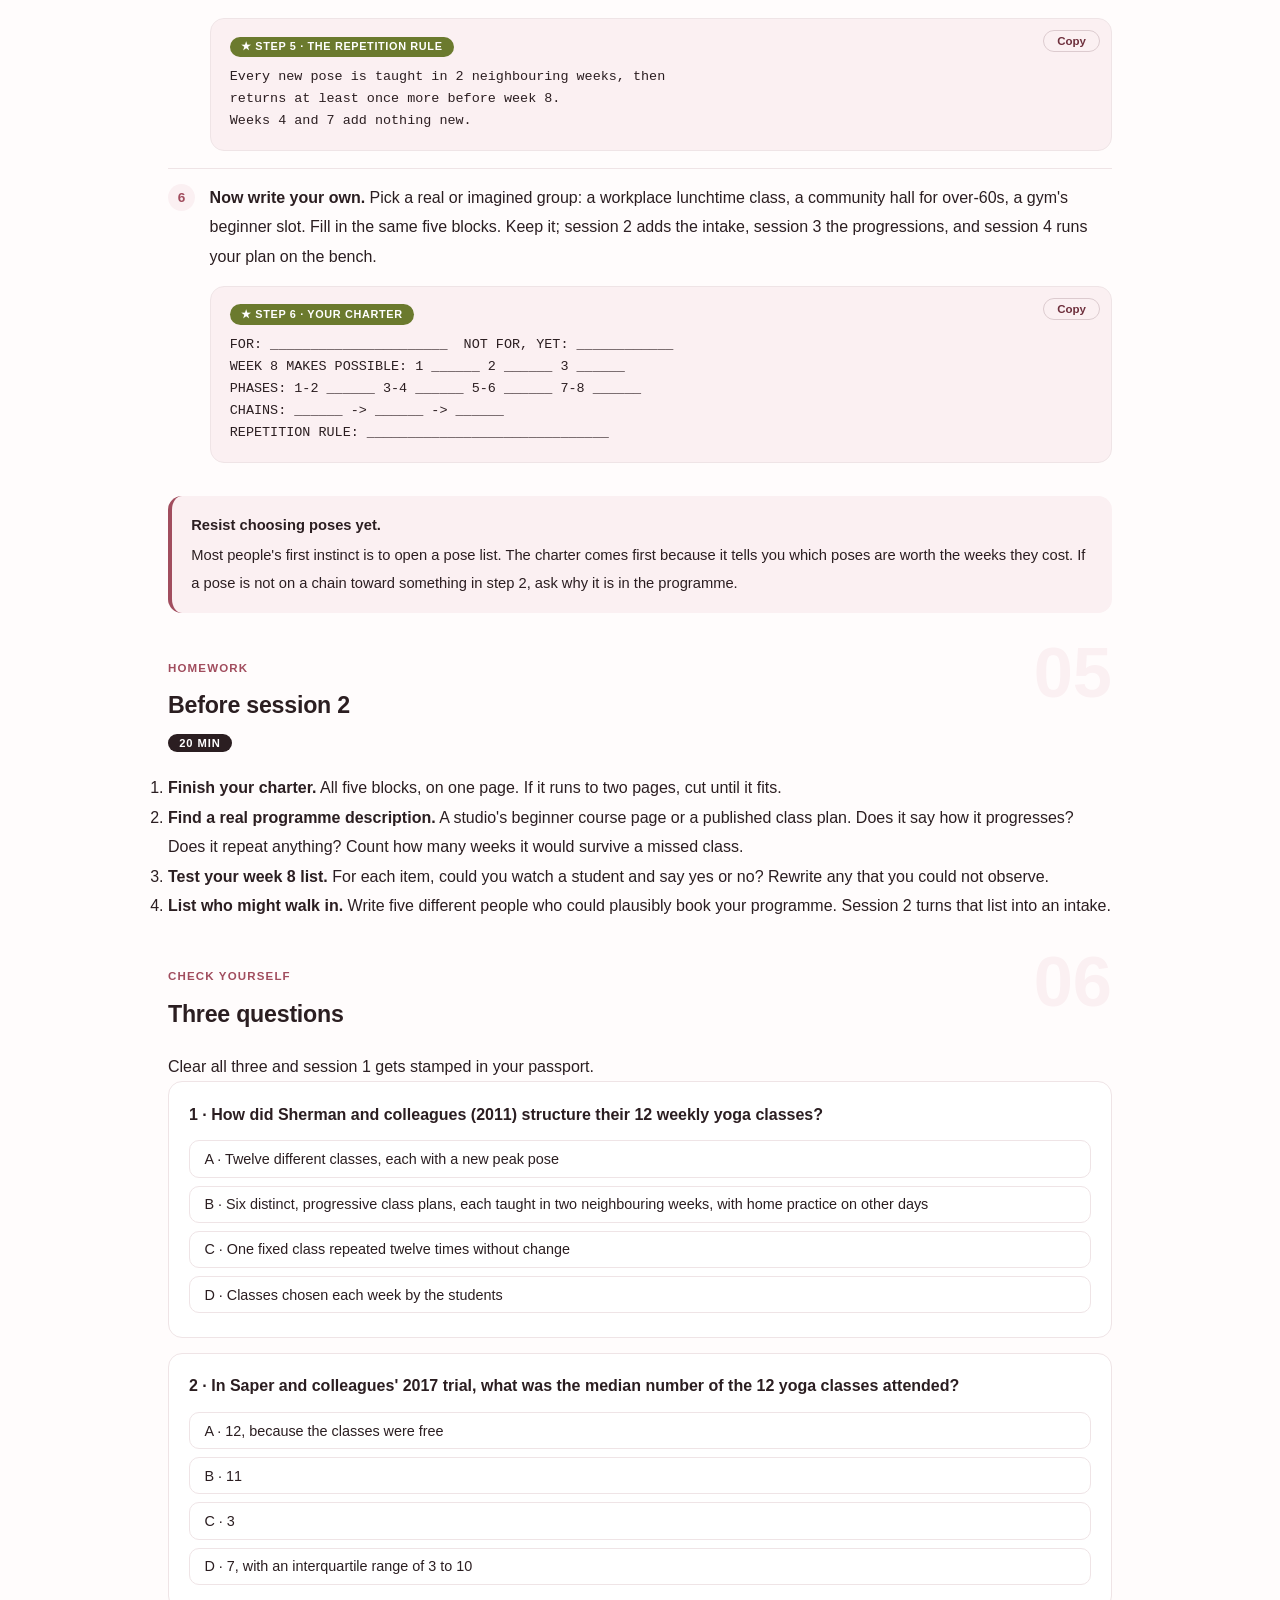
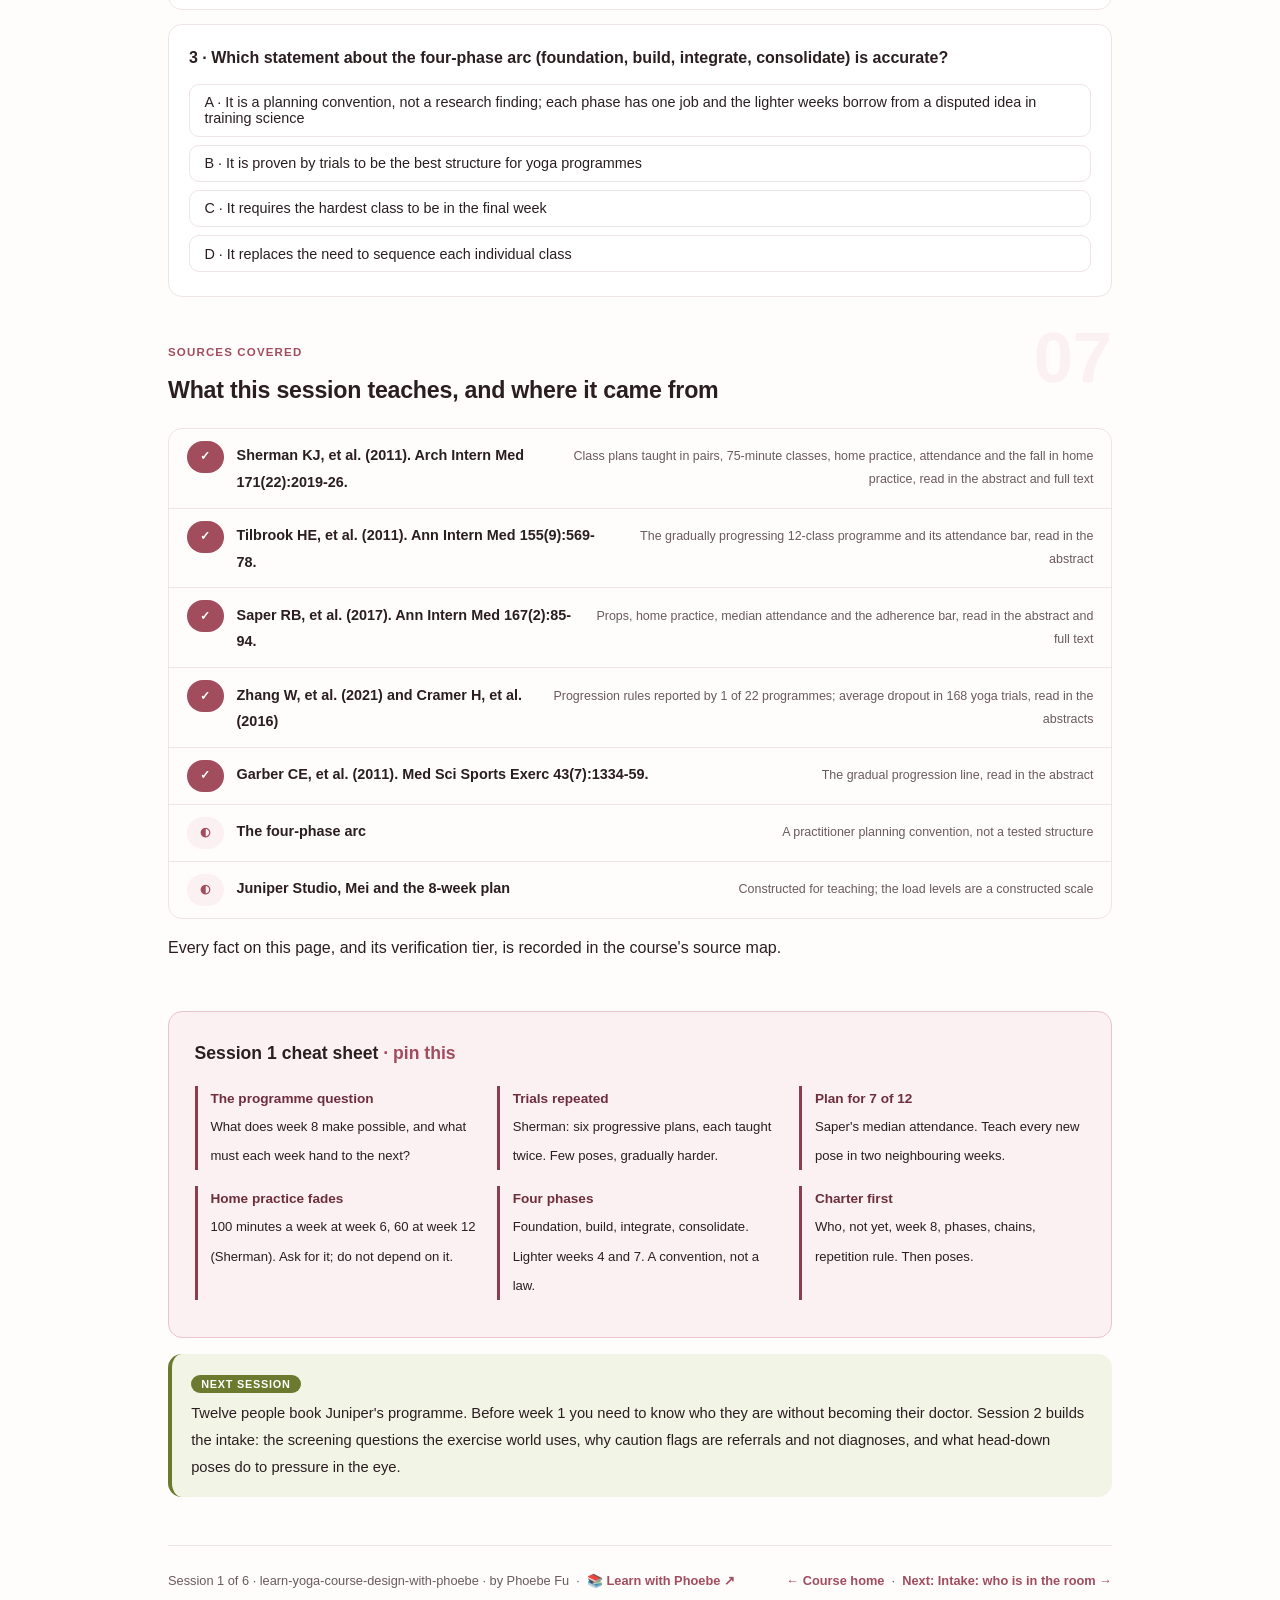
<file: courses/01-a-programme-not-eight-classes.html>
<!DOCTYPE html>
<html lang="en">
<head>
<meta charset="UTF-8">
<meta name="viewport" content="width=device-width, initial-scale=1.0">
<!-- social:start -->
<meta name="description" content="Session 1 of 6. What three published 12-week yoga programmes actually ran, how many classes students really attended, and the four-phase arc of a beginner programme. Then write a one-page programme charter for a constructed studio.">
<meta property="og:type" content="article">
<meta property="og:site_name" content="Learn with Phoebe">
<meta property="og:title" content="A programme is not eight classes in a row - learn yoga course design with phoebe">
<meta property="og:description" content="Session 1 of 6. Trials ran progressive 12-week programmes with home practice, and most students missed classes. Plan for the room you will actually get.">
<meta property="og:url" content="https://phoebefu6.github.io/learn-yoga-course-design-with-phoebe/courses/01-a-programme-not-eight-classes.html">
<meta property="og:image" content="https://phoebefu6.github.io/learn-yoga-course-design-with-phoebe/assets/og-cover.png">
<meta property="og:image:width" content="1200">
<meta property="og:image:height" content="630">
<meta name="twitter:card" content="summary_large_image">
<meta name="twitter:title" content="A programme is not eight classes in a row - learn yoga course design with phoebe">
<meta name="twitter:description" content="Session 1 of 6. What trial programmes ran, real attendance, and the four-phase arc.">
<meta name="twitter:image" content="https://phoebefu6.github.io/learn-yoga-course-design-with-phoebe/assets/og-cover.png">
<!-- social:end -->
<title>Session 1 · A programme is not eight classes in a row - learn yoga course design with phoebe</title>
<link rel="stylesheet" href="../assets/style.css?v=4">
</head>
<body>

<div class="toolbar">
  <div class="wrap">
    <span class="crumb"><a href="../index.html">learn-yoga-course-design-with-phoebe</a> / Session 1 of 6</span>
    <button class="btn" id="toggle-all" type="button">Expand all</button>
    <button class="btn primary" id="zoom-toggle" type="button">Projector zoom: off</button>
  </div>
</div>

<header class="masthead">
  <div class="wrap">
    <div class="eyebrow">Learn Yoga Course Design with Phoebe · Session 1 of 6</div>
    <h1>A programme is not <span class="accent">eight classes</span> in a row</h1>
    <p class="sub">Most new teachers can plan a good class. A programme asks a different question: what should be possible in week 8 that was not possible in week 1, and what does each week have to make possible for the next? Tonight we look at what three published 12-week yoga programmes actually ran, count how many classes their students really came to, draw the four phases of a beginner arc, and write the one-page charter that every later session builds on.</p>
    <div class="chip-row">
      <span class="chip level">🟢 Foundations</span>
      <span class="chip audience">Aspiring and new yoga teachers</span>
      <span class="chip audience">Pen and paper</span>
      <span class="chip time">45 min</span>
    </div>
    <div class="agenda">
      <span class="a1" style="flex:1">0-3 · Welcome</span>
      <span class="a2" style="flex:4">3-18 · Trials, attendance, the arc</span>
      <span class="a3" style="flex:5">18-40 · Build-along: the charter</span>
      <span class="a4" style="flex:1">40-45 · Q&amp;A</span>
    </div>
  </div>
</header>

<main class="wrap">

  <section class="section" id="intro">
    <div class="section-kicker">
      <span class="klabel">Part 0</span>
      <h2>Where we start</h2>
    </div>
    <p class="lede">The running case is constructed. Juniper Studio is an invented community studio in an invented town. Its owner, Mei, has asked you for an 8-week beginner programme: one 60-minute class a week, twelve places, people who have never done yoga or tried it once on a video. Her brief is one line long: "By the end they should feel confident coming to an open class." Everything you build for Juniper across the six sessions is something you can build for a real studio.</p>

    <div class="callout tip">
      <p><strong>Not medical advice.</strong> These pages are about planning a programme. They do not teach anyone to diagnose a condition, treat it, or clear a student for exercise. A student with chest pain, dizziness, a recent injury, pain that gets worse with movement, or a condition their doctor manages should talk to that clinician first. Session 2 builds an intake that routes them there, and session 6 lists the warning signs.</p>
    </div>

    <div class="legend">
      <span class="pill">🎫 Clear all three quiz questions to stamp your passport</span>
      <span class="pill">Live = presented in the 45 minutes</span>
      <span class="pill">Self-study = the full depth, after class</span>
      <span class="pill">★ Build-along = do it yourself</span>
    </div>

    <div class="callout win">
      <p><strong>★ What you walk out with tonight.</strong> A clear picture of how published yoga programmes were built, a realistic attendance number to plan around, the four phases of a beginner arc, and a one-page charter for Juniper: who it is for, what week 8 makes possible, and what each week hands to the next.</p>
    </div>
  </section>

  <section class="section" id="part-1">
    <div class="section-kicker">
      <span class="klabel">Part 1 · covers Sherman 2011, Tilbrook 2011, Saper 2017</span>
      <h2>What published programmes actually ran</h2>
      <span class="tag concept">5 min live</span>
    </div>
    <p class="lede">The best-documented multi-week yoga programmes are in clinical trials for chronic low back pain. We are not using them for their pain results, which belong to clinicians. We are using them because the trial teams had to write the programme down: how many weeks, how long each class, what changed from week to week, and what students did at home.</p>

    <figure class="zoomable">
      <svg viewBox="0 0 880 330" xmlns="http://www.w3.org/2000/svg" role="img" aria-label="Three 12-week trial programmes drawn as strips of 12 weekly classes. Sherman 2011: 75-minute classes, six progressive class plans each taught twice, 20 minutes home practice on other days. Tilbrook 2011: 12 classes, gradually progressing, 12 teachers. Saper 2017: 75-minute classes with chair, strap and blocks, 30 minutes daily home practice encouraged.">
        <defs>
          <filter id="y1aSk" x="-3%" y="-3%" width="106%" height="106%"><feTurbulence type="fractalNoise" baseFrequency="0.02" numOctaves="2" seed="11" result="n"/><feDisplacementMap in="SourceGraphic" in2="n" scale="2.4" xChannelSelector="R" yChannelSelector="G"/></filter>
          <pattern id="y1aHc" patternUnits="userSpaceOnUse" width="7" height="7" patternTransform="rotate(-38)"><line x1="0" y1="0" x2="0" y2="7" stroke="#A14D5E" stroke-width="1" opacity=".5"/></pattern>
        </defs>
        <style>
          .y1aH { font: 800 12px Inter, sans-serif; fill: #2B1E21; }
          .y1aL { font: 600 12px Inter, sans-serif; fill: #2B1E21; }
          .y1aS { font: 400 11px Inter, sans-serif; fill: #6B5A5E; }
          .y1aB { font: 800 11px Inter, sans-serif; fill: #4A5520; }
          .y1aA { font: 700 11px Inter, sans-serif; fill: #A14D5E; }
          .y1aW { font: 800 12px Inter, sans-serif; fill: #FFFFFF; }
          .y1aN { font: 400 12px Inter, sans-serif; fill: #6B5A5E; }
        </style>

        <text class="y1aH" x="30" y="26">THREE PUBLISHED 12-WEEK PROGRAMMES, ONE BOX PER WEEKLY CLASS</text>
        <text class="y1aA" x="220" y="52">week 1</text>
        <text class="y1aA" x="730" y="52">week 12</text>

        <g filter="url(#y1aSk)" fill="none" stroke="#2B1E21" stroke-width="2" stroke-linecap="round" stroke-linejoin="round">
          <rect x="220" y="64" width="40" height="40" rx="5" fill="#F2F4E6" stroke="#6B7A2E"/>
          <rect x="264" y="64" width="40" height="40" rx="5" fill="#F2F4E6" stroke="#6B7A2E"/>
          <rect x="308" y="64" width="40" height="40" rx="5" fill="#FFFFFF"/>
          <rect x="352" y="64" width="40" height="40" rx="5" fill="#FFFFFF"/>
          <rect x="396" y="64" width="40" height="40" rx="5" fill="#F2F4E6" stroke="#6B7A2E"/>
          <rect x="440" y="64" width="40" height="40" rx="5" fill="#F2F4E6" stroke="#6B7A2E"/>
          <rect x="484" y="64" width="40" height="40" rx="5" fill="#FFFFFF"/>
          <rect x="528" y="64" width="40" height="40" rx="5" fill="#FFFFFF"/>
          <rect x="572" y="64" width="40" height="40" rx="5" fill="#F2F4E6" stroke="#6B7A2E"/>
          <rect x="616" y="64" width="40" height="40" rx="5" fill="#F2F4E6" stroke="#6B7A2E"/>
          <rect x="660" y="64" width="40" height="40" rx="5" fill="#FFFFFF"/>
          <rect x="704" y="64" width="40" height="40" rx="5" fill="#FFFFFF"/>

          <rect x="220" y="150" width="40" height="40" rx="5" fill="#FBF0F2"/>
          <rect x="264" y="150" width="40" height="40" rx="5" fill="#FBF0F2"/>
          <rect x="308" y="150" width="40" height="40" rx="5" fill="#FBF0F2"/>
          <rect x="352" y="150" width="40" height="40" rx="5" fill="#E8C5CC"/>
          <rect x="396" y="150" width="40" height="40" rx="5" fill="#E8C5CC"/>
          <rect x="440" y="150" width="40" height="40" rx="5" fill="#E8C5CC"/>
          <rect x="484" y="150" width="40" height="40" rx="5" fill="url(#y1aHc)"/>
          <rect x="528" y="150" width="40" height="40" rx="5" fill="url(#y1aHc)"/>
          <rect x="572" y="150" width="40" height="40" rx="5" fill="url(#y1aHc)"/>
          <rect x="616" y="150" width="40" height="40" rx="5" fill="#A14D5E"/>
          <rect x="660" y="150" width="40" height="40" rx="5" fill="#A14D5E"/>
          <rect x="704" y="150" width="40" height="40" rx="5" fill="#A14D5E"/>

          <rect x="220" y="236" width="524" height="40" rx="6" fill="#FFFFFF"/>
          <path d="M770 252 h40 M790 244 v16"/>
          <path d="M770 242 l40 0" stroke-width="1.4"/>
          <path d="M832 240 v36 M846 240 v36 M832 240 h14 M832 276 h14"/>
        </g>

        <text class="y1aL" x="30" y="80">Sherman 2011</text>
        <text class="y1aS" x="30" y="96">75 min, 228 adults</text>
        <text class="y1aB" x="760" y="80">pairs: A A B B</text>
        <text class="y1aS" x="760" y="96">6 plans, each twice</text>
        <text class="y1aS" x="220" y="124">home: 20 minutes on every non-class day</text>

        <text class="y1aL" x="30" y="166">Tilbrook 2011</text>
        <text class="y1aS" x="30" y="182">12 classes, 313 adults</text>
        <text class="y1aS" x="760" y="166">gradually</text>
        <text class="y1aS" x="760" y="182">progressing</text>
        <text class="y1aS" x="220" y="210">darker box = later stage; 12 teachers taught it</text>

        <text class="y1aL" x="30" y="252">Saper 2017</text>
        <text class="y1aS" x="30" y="268">75 min, 320 adults</text>
        <text class="y1aL" x="482" y="261" text-anchor="middle">12 weekly classes, poses varied with props</text>
        <text class="y1aS" x="790" y="294" text-anchor="middle">chair, strap, blocks</text>
        <text class="y1aS" x="220" y="294">home: 30 min daily, encouraged</text>

        <text class="y1aN" x="30" y="318">Week counts, class lengths and home practice as published. Tilbrook's class length is not quoted here.</text>
      </svg>
      <figcaption>🔍 Click to zoom - none of the three ran twelve different classes: each repeated, progressed gradually and asked for practice between classes</figcaption>
    </figure>

    <details class="card" open>
      <summary><span class="mode live">Live</span>Repetition was built in, on purpose<span class="mini">3 min</span><span class="caret">▶</span></summary>
      <div class="body">
        <p>Karen Sherman's team ran 12 weekly 75-minute classes for 228 adults. Their write-up is unusually specific: "Six distinct and progressive classes were taught in pairs." Week 1 and week 2 used the same class plan, weeks 3 and 4 the next, and so on. The whole programme used 17 relatively simple postures, five to eleven in any one class, and asked students to practise 20 minutes on days without a class.</p>
        <p>Helen Tilbrook's UK trial describes "a 12-class, gradually progressing yoga program delivered by 12 teachers over 3 months." Robert Saper's trial ran 12 weekly 75-minute classes where "pose variations and aids (such as chair, strap, and blocks) accommodated various abilities," and strongly encouraged 30 minutes of home practice a day. Three teams, three countries' worth of students, the same shape: a short list of poses, repeated, made a little harder over time, with practice in between.</p>
      </div>
    </details>

    <details class="card">
      <summary><span class="mode self">Self-study</span>What these trials can and cannot tell a teacher<span class="mini">3 min</span><span class="caret">▶</span></summary>
      <div class="body">
        <p>They tell you how carefully designed programmes were built and how real people used them. They do not tell you that yoga treats back pain in your room. Sherman's yoga group did better than people given a self-care book, and no better than a stretching class at any point; Saper's yoga was found noninferior to physical therapy. Those comparisons are clinical questions, and making health claims about a programme is outside a teacher's scope (session 2).</p>
        <p>They also hide the hardest design detail. A 2021 review of 22 tai chi, qigong and yoga programmes for osteoarthritis checked each against a reporting checklist: only one (5 percent) reported a progression rule, and only one reported a starting level rule. Most published programmes do not say how they decided what to make harder, or when. That is the gap these six sessions fill.</p>
      </div>
    </details>

    <div class="callout example">
      <span class="ex-pill">Real world</span>
      <p><strong>The teacher who planned twelve different classes.</strong> A common first programme: twelve beautifully varied classes, a new theme and a new peak pose every week. It feels generous. On the trials' evidence it is the opposite of how published programmes were built, and session 4's bench will show what it does to prerequisites. Variety is not the enemy; variety without repetition is.</p>
    </div>
  </section>

  <section class="section" id="part-2">
    <div class="section-kicker">
      <span class="klabel">Part 2 · covers attendance and home practice in the same trials</span>
      <h2>Plan for seven of twelve</h2>
      <span class="tag concept">5 min live</span>
    </div>
    <p class="lede">A programme plan assumes people turn up. The trials counted. These were motivated volunteers with free classes and study staff checking in, so real studios will rarely do better.</p>

    <figure class="zoomable">
      <svg viewBox="0 0 880 300" xmlns="http://www.w3.org/2000/svg" role="img" aria-label="Left: a ruler of 12 classes. Saper 2017 median attendance falls at 7 classes; 44 percent attended 9 or more. Sherman 2011: 65 percent attended at least 8. Right: median weekly home practice in Sherman's yoga group, 100 minutes at week 6 and 60 minutes at week 12.">
        <defs>
          <filter id="y1bSk" x="-3%" y="-3%" width="106%" height="106%"><feTurbulence type="fractalNoise" baseFrequency="0.02" numOctaves="2" seed="23" result="n"/><feDisplacementMap in="SourceGraphic" in2="n" scale="2.4" xChannelSelector="R" yChannelSelector="G"/></filter>
          <marker id="y1bAr" viewBox="0 0 10 10" refX="9" refY="5" markerWidth="8" markerHeight="8" orient="auto"><path d="M1 1 L9 5 L1 9" fill="none" stroke="#2B1E21" stroke-width="1.6" stroke-linecap="round"/></marker>
        </defs>
        <style>
          .y1bH { font: 800 12px Inter, sans-serif; fill: #2B1E21; }
          .y1bL { font: 600 12px Inter, sans-serif; fill: #2B1E21; }
          .y1bS { font: 400 11px Inter, sans-serif; fill: #6B5A5E; }
          .y1bB { font: 800 11px Inter, sans-serif; fill: #4A5520; }
          .y1bV { font: 800 18px Inter, sans-serif; fill: #6E2F3C; }
          .y1bA { font: 700 11px Inter, sans-serif; fill: #A14D5E; }
          .y1bN { font: 400 12px Inter, sans-serif; fill: #6B5A5E; }
        </style>

        <text class="y1bH" x="30" y="26">HOW MANY OF 12 CLASSES, AND HOW MUCH PRACTICE AT HOME</text>

        <g filter="url(#y1bSk)" fill="none" stroke="#2B1E21" stroke-width="2" stroke-linecap="round" stroke-linejoin="round">
          <rect x="40" y="44" width="500" height="216" rx="12" transform="rotate(-0.3 290 152)" fill="#FFFFFF"/>
          <rect x="560" y="44" width="290" height="216" rx="12" transform="rotate(0.3 705 152)" fill="#FFFFFF"/>
          <rect x="70" y="110" width="252" height="30" rx="4" fill="#F2F4E6" stroke="#6B7A2E"/>
          <rect x="322" y="110" width="180" height="30" rx="4" fill="#FBF0F2" stroke-dasharray="5 4"/>
          <path d="M70 160 H502" stroke="#6B5A5E" stroke-width="1.4"/>
          <path d="M70 154 v12 M106 156 v8 M142 156 v8 M178 156 v8 M214 156 v8 M250 156 v8 M286 156 v8 M322 154 v12 M358 156 v8 M394 156 v8 M430 156 v8 M466 156 v8 M502 154 v12" stroke="#6B5A5E" stroke-width="1.4"/>
          <path d="M610 120 L790 190" marker-end="url(#y1bAr)"/>
          <circle cx="610" cy="120" r="7" fill="#A14D5E"/>
          <circle cx="790" cy="190" r="7" fill="#E8C5CC"/>
        </g>

        <text class="y1bL" x="58" y="70">Saper 2017: median 7 classes</text>
        <text class="y1bS" x="58" y="88">interquartile range 3 to 10, low-income sample</text>
        <text class="y1bB" x="196" y="129" text-anchor="middle">attended: 7</text>
        <text class="y1bS" x="412" y="129" text-anchor="middle">missed: 5</text>
        <text class="y1bS" x="70" y="182" text-anchor="middle">0</text>
        <text class="y1bS" x="322" y="182" text-anchor="middle">7</text>
        <text class="y1bS" x="502" y="182" text-anchor="middle">12</text>
        <text class="y1bS" x="58" y="212">44 percent attended 9 or more (Saper)</text>
        <text class="y1bS" x="58" y="230">65 percent attended 8 or more (Sherman)</text>
        <text class="y1bS" x="58" y="248">60 percent met Tilbrook's attendance bar</text>

        <text class="y1bL" x="578" y="70">Home practice, Sherman yoga</text>
        <text class="y1bS" x="578" y="88">median minutes a week</text>
        <text class="y1bV" x="598" y="126" text-anchor="end">100</text>
        <text class="y1bS" x="598" y="144" text-anchor="end">week 6</text>
        <text class="y1bV" x="760" y="224" text-anchor="end">60</text>
        <text class="y1bS" x="760" y="242" text-anchor="end">week 12</text>

        <text class="y1bN" x="30" y="286">Sherman 2011, Tilbrook 2011, Saper 2017, as published. Volunteers in free, supported trials.</text>
      </svg>
      <figcaption>🔍 Click to zoom - the typical student in the most diverse trial came to 7 of 12 classes, and home practice fell as the weeks went on</figcaption>
    </figure>

    <details class="card">
      <summary><span class="mode live">Live</span>Design for the student who misses week 3<span class="mini">3 min</span><span class="caret">▶</span></summary>
      <div class="body">
        <p>In Sherman's trial 65 percent of the yoga group came to at least 8 of 12 classes. In Tilbrook's, 60 percent met a bar of at least 3 of the first 6 sessions and 3 more. In Saper's, with a predominantly low-income and racially diverse sample, the median was 7 classes, and 44 percent reached the 9 classes the team had set as adherent. A 2016 review of 168 yoga trials put average dropout at about 11 percent, and dropping out is not the same as missing a class: people who stay enrolled still miss weeks.</p>
        <p>So a plan where week 5 only works if you were there in week 4 will fail for a large share of the room. The fix is the one the trials used: teach each new element at least twice, in neighbouring weeks, so one absence does not break the chain. The bench in session 4 counts "one-off" poses, taught in a single week, for exactly this reason.</p>
      </div>
    </details>

    <details class="card">
      <summary><span class="mode self">Self-study</span>Home practice fades, so do not hang the plan on it<span class="mini">2 min</span><span class="caret">▶</span></summary>
      <div class="body">
        <p>Sherman's yoga students practised a median of 100 minutes a week at home by week 6, and 60 by week 12. Among Saper's yoga students who reported home practice (75 percent of them), the median was 27 minutes on 4 days a week, against the 30 minutes a day the team had encouraged. Home practice is worth asking for; it is not something to build the progression on. Session 6 comes back to keeping practice alive after the last class.</p>
      </div>
    </details>

    <div class="callout tip">
      <p><strong>A sentence for the studio owner.</strong> "I plan as if most students will come to about two classes in three, so every new pose is taught twice and nobody falls behind for missing a week." Owners hear that as care, not pessimism.</p>
    </div>
  </section>

  <section class="section" id="part-3">
    <div class="section-kicker">
      <span class="klabel">Part 3 · covers the four-phase arc</span>
      <h2>Foundation, build, integrate, consolidate</h2>
      <span class="tag concept">5 min live</span>
    </div>
    <p class="lede">The trials tell us programmes repeated and progressed gradually; they rarely say how. A practical frame many teachers use splits a programme into four phases. It is a planning convention, not a research finding, and the names matter less than what each phase is for. Here it is drawn on the 8-week plan Juniper will test on the bench.</p>

    <figure class="zoomable">
      <svg viewBox="0 0 880 300" xmlns="http://www.w3.org/2000/svg" role="img" aria-label="Eight weekly bars of total load for Juniper's wave plan, grouped into four phases. Foundation weeks 1 and 2: 15 and 23. Build weeks 3 and 4: 28 and a lighter 18. Integrate weeks 5 and 6: 33 and 35. Consolidate weeks 7 and 8: a lighter 21, then 34.">
        <defs>
          <filter id="y1cSk" x="-3%" y="-3%" width="106%" height="106%"><feTurbulence type="fractalNoise" baseFrequency="0.02" numOctaves="2" seed="37" result="n"/><feDisplacementMap in="SourceGraphic" in2="n" scale="2.4" xChannelSelector="R" yChannelSelector="G"/></filter>
          <pattern id="y1cHc" patternUnits="userSpaceOnUse" width="7" height="7" patternTransform="rotate(-38)"><line x1="0" y1="0" x2="0" y2="7" stroke="#A14D5E" stroke-width="1" opacity=".5"/></pattern>
        </defs>
        <style>
          .y1cH { font: 800 12px Inter, sans-serif; fill: #2B1E21; }
          .y1cL { font: 600 12px Inter, sans-serif; fill: #2B1E21; }
          .y1cS { font: 400 11px Inter, sans-serif; fill: #6B5A5E; }
          .y1cB { font: 800 11px Inter, sans-serif; fill: #4A5520; }
          .y1cV { font: 800 16px Inter, sans-serif; fill: #6E2F3C; }
          .y1cA { font: 700 11px Inter, sans-serif; fill: #A14D5E; }
          .y1cN { font: 400 12px Inter, sans-serif; fill: #6B5A5E; }
        </style>

        <text class="y1cH" x="30" y="26">JUNIPER'S WAVE PLAN: WEEKLY LOAD (SUM OF POSE LEVELS) IN FOUR PHASES</text>

        <g filter="url(#y1cSk)" fill="none" stroke="#2B1E21" stroke-width="2" stroke-linecap="round" stroke-linejoin="round">
          <rect x="60" y="44" width="186" height="26" rx="13" fill="#FBF0F2"/>
          <rect x="256" y="44" width="186" height="26" rx="13" fill="#FBF0F2"/>
          <rect x="452" y="44" width="186" height="26" rx="13" fill="#FBF0F2"/>
          <rect x="648" y="44" width="186" height="26" rx="13" fill="#FBF0F2"/>
          <rect x="82" y="190" width="56" height="60" rx="4" fill="url(#y1cHc)"/>
          <rect x="168" y="158" width="56" height="92" rx="4" fill="url(#y1cHc)"/>
          <rect x="278" y="138" width="56" height="112" rx="4" fill="url(#y1cHc)"/>
          <rect x="364" y="178" width="56" height="72" rx="4" fill="#F2F4E6" stroke="#6B7A2E" stroke-dasharray="5 4"/>
          <rect x="474" y="118" width="56" height="132" rx="4" fill="url(#y1cHc)"/>
          <rect x="560" y="110" width="56" height="140" rx="4" fill="url(#y1cHc)"/>
          <rect x="670" y="166" width="56" height="84" rx="4" fill="#F2F4E6" stroke="#6B7A2E" stroke-dasharray="5 4"/>
          <rect x="756" y="114" width="56" height="136" rx="4" fill="url(#y1cHc)"/>
          <path d="M60 250 H834" stroke="#6B5A5E" stroke-width="1.4"/>
        </g>

        <text class="y1cL" x="153" y="62" text-anchor="middle">foundation</text>
        <text class="y1cL" x="349" y="62" text-anchor="middle">build</text>
        <text class="y1cL" x="545" y="62" text-anchor="middle">integrate</text>
        <text class="y1cL" x="741" y="62" text-anchor="middle">consolidate</text>
        <text class="y1cV" x="110" y="182" text-anchor="middle">15</text>
        <text class="y1cV" x="196" y="150" text-anchor="middle">23</text>
        <text class="y1cV" x="306" y="130" text-anchor="middle">28</text>
        <text class="y1cV" x="392" y="170" text-anchor="middle">18</text>
        <text class="y1cV" x="502" y="110" text-anchor="middle">33</text>
        <text class="y1cV" x="588" y="102" text-anchor="middle">35</text>
        <text class="y1cV" x="698" y="158" text-anchor="middle">21</text>
        <text class="y1cV" x="784" y="106" text-anchor="middle">34</text>
        <text class="y1cB" x="392" y="216" text-anchor="middle">lighter</text>
        <text class="y1cB" x="698" y="216" text-anchor="middle">lighter</text>
        <text class="y1cS" x="110" y="268" text-anchor="middle">wk 1</text>
        <text class="y1cS" x="196" y="268" text-anchor="middle">wk 2</text>
        <text class="y1cS" x="306" y="268" text-anchor="middle">wk 3</text>
        <text class="y1cS" x="392" y="268" text-anchor="middle">wk 4</text>
        <text class="y1cS" x="502" y="268" text-anchor="middle">wk 5</text>
        <text class="y1cS" x="588" y="268" text-anchor="middle">wk 6</text>
        <text class="y1cS" x="698" y="268" text-anchor="middle">wk 7</text>
        <text class="y1cS" x="784" y="268" text-anchor="middle">wk 8</text>

        <text class="y1cN" x="30" y="290">Constructed plan and constructed 1 to 5 levels, computed by the session 4 bench (rung 4).</text>
      </svg>
      <figcaption>🔍 Click to zoom - load climbs through each phase and drops on purpose in weeks 4 and 7, so the group consolidates before the next climb</figcaption>
    </figure>

    <details class="card">
      <summary><span class="mode live">Live</span>What each phase is for<span class="mini">3 min</span><span class="caret">▶</span></summary>
      <div class="body">
        <p><strong>Foundation</strong> (weeks 1 and 2) teaches the positions everything else stands on: standing, tabletop, the first back bend, how to rest. <strong>Build</strong> (weeks 3 and 4) adds one new demand at a time on top of those, then a lighter week to let it settle. <strong>Integrate</strong> (weeks 5 and 6) links known poses into longer sequences and adds the hardest poses the programme will reach. <strong>Consolidate</strong> (weeks 7 and 8) repeats and refines, with one lighter week, so students leave able to do what they learned without you.</p>
        <p>The numbers on the figure are the bench's: each pose has a constructed load level from 1 to 5, and a week's load is the sum. The ACSM's exercise guidance says "gradual progression of exercise intensity and volume may reduce the risks of exercise" (Garber 2011). The lighter weeks borrow from training science, where planned variation is called periodisation; session 3 explains why that idea is genuinely disputed.</p>
      </div>
    </details>

    <details class="card">
      <summary><span class="mode self">Self-study</span>Where the one-class skills plug in<span class="mini">2 min</span><span class="caret">▶</span></summary>
      <div class="body">
        <p>Every week of the arc is still a class, and a class needs its own shape: arrival, warm-up, the main work, cool-down, rest. Sequencing one class, including the peak-pose method, is taught in <a href="https://phoebefu6.github.io/learn-yoga-theory-with-phoebe/courses/07-course-flow.html">Yoga Theory session 7 ↗</a>, and cueing in <a href="https://phoebefu6.github.io/learn-yoga-theory-with-phoebe/courses/08-cueing-analogy.html">session 8 ↗</a>. These pages assume you can do that and ask the question one level up: which poses go in which week. For the general craft of designing any course backwards from its outcome, see <a href="https://phoebefu6.github.io/learn-course-design-with-phoebe/courses/a2-backwards-design.html">Course Design: backwards design ↗</a>.</p>
      </div>
    </details>

    <div class="callout example">
      <span class="ex-pill">Real world</span>
      <p><strong>The beginner course that ends on its hardest night.</strong> Many studio beginner courses build to a "graduation" class in the last week with the most demanding sequence. It photographs well. It also means the final memory of the programme is the night some students could not keep up. Ending on consolidation, the poses people now own, done a little better, is the quieter choice and usually the one that brings people back.</p>
    </div>
  </section>

  <section class="section" id="demo-1">
    <div class="section-kicker">
      <span class="klabel">Build-along</span>
      <h2>Juniper's programme charter</h2>
      <span class="tag demo">★ 22 min · everyone builds</span>
    </div>
    <p class="lede">A charter is one page that answers four questions before you choose a single pose: who it is for, what week 8 makes possible, what each phase does, and what each week has to hand to the next. Mei's one-line brief becomes Juniper's charter below (constructed); then you write one for a programme of your own.</p>

    <figure class="zoomable">
      <svg viewBox="0 0 880 270" xmlns="http://www.w3.org/2000/svg" role="img" aria-label="Two prerequisite chains across Juniper's 8 weeks. Tabletop in week 1 makes downward dog possible in week 2 and plank possible in week 3. Low lunge in week 3 makes high lunge possible in week 5, then Warrior I in week 5 and, with tree, Warrior III in week 6.">
        <defs>
          <filter id="y1dSk" x="-3%" y="-3%" width="106%" height="106%"><feTurbulence type="fractalNoise" baseFrequency="0.02" numOctaves="2" seed="41" result="n"/><feDisplacementMap in="SourceGraphic" in2="n" scale="2.4" xChannelSelector="R" yChannelSelector="G"/></filter>
          <marker id="y1dAr" viewBox="0 0 10 10" refX="9" refY="5" markerWidth="8" markerHeight="8" orient="auto"><path d="M1 1 L9 5 L1 9" fill="none" stroke="#2B1E21" stroke-width="1.6" stroke-linecap="round"/></marker>
        </defs>
        <style>
          .y1dH { font: 800 12px Inter, sans-serif; fill: #2B1E21; }
          .y1dL { font: 600 12px Inter, sans-serif; fill: #2B1E21; }
          .y1dS { font: 400 11px Inter, sans-serif; fill: #6B5A5E; }
          .y1dB { font: 800 11px Inter, sans-serif; fill: #4A5520; }
          .y1dA { font: 700 11px Inter, sans-serif; fill: #A14D5E; }
          .y1dN { font: 400 12px Inter, sans-serif; fill: #6B5A5E; }
        </style>

        <text class="y1dH" x="30" y="26">WHAT EACH WEEK MAKES POSSIBLE: TWO CHAINS FROM JUNIPER'S PLAN</text>
        <text class="y1dA" x="102" y="52" text-anchor="middle">wk 1</text>
        <text class="y1dA" x="250" y="52" text-anchor="middle">wk 2</text>
        <text class="y1dA" x="398" y="52" text-anchor="middle">wk 3</text>
        <text class="y1dA" x="546" y="52" text-anchor="middle">wk 5</text>
        <text class="y1dA" x="694" y="52" text-anchor="middle">wk 5</text>
        <text class="y1dA" x="820" y="52" text-anchor="middle">wk 6</text>

        <g filter="url(#y1dSk)" fill="none" stroke="#2B1E21" stroke-width="2" stroke-linecap="round" stroke-linejoin="round">
          <rect x="42" y="66" width="120" height="40" rx="8" transform="rotate(-1 102 86)" fill="#FBF0F2"/>
          <rect x="190" y="66" width="120" height="40" rx="8" transform="rotate(1 250 86)" fill="#FBF0F2"/>
          <rect x="338" y="66" width="120" height="40" rx="8" transform="rotate(-1 398 86)" fill="#F2F4E6" stroke="#6B7A2E"/>
          <path d="M164 86 L186 86" marker-end="url(#y1dAr)"/>
          <path d="M102 108 C102 140 380 140 394 110" marker-end="url(#y1dAr)" stroke-dasharray="5 4"/>

          <rect x="338" y="168" width="120" height="40" rx="8" transform="rotate(1 398 188)" fill="#FBF0F2"/>
          <rect x="486" y="168" width="120" height="40" rx="8" transform="rotate(-1 546 188)" fill="#FBF0F2"/>
          <rect x="634" y="168" width="120" height="40" rx="8" transform="rotate(1 694 188)" fill="#FBF0F2"/>
          <rect x="770" y="168" width="100" height="40" rx="8" transform="rotate(-1 820 188)" fill="#F2F4E6" stroke="#6B7A2E"/>
          <path d="M460 188 L482 188" marker-end="url(#y1dAr)"/>
          <path d="M608 188 L630 188" marker-end="url(#y1dAr)"/>
          <path d="M756 188 L766 188" marker-end="url(#y1dAr)"/>
        </g>

        <text class="y1dL" x="102" y="91" text-anchor="middle">Tabletop</text>
        <text class="y1dL" x="250" y="91" text-anchor="middle">Downward dog</text>
        <text class="y1dL" x="398" y="91" text-anchor="middle">Plank</text>
        <text class="y1dS" x="250" y="152" text-anchor="middle">tabletop is the prerequisite for both</text>
        <text class="y1dL" x="398" y="193" text-anchor="middle">Low lunge</text>
        <text class="y1dL" x="546" y="193" text-anchor="middle">High lunge</text>
        <text class="y1dL" x="694" y="193" text-anchor="middle">Warrior I</text>
        <text class="y1dL" x="820" y="193" text-anchor="middle">Warrior III</text>
        <text class="y1dB" x="820" y="226" text-anchor="middle">also needs Tree</text>

        <text class="y1dN" x="30" y="256">Constructed prerequisites from the bench library. A chain that skips a link is a prerequisite gap.</text>
      </svg>
      <figcaption>🔍 Click to zoom - a charter names these chains before any class is planned, so no week asks for a pose its foundation has not yet built</figcaption>
    </figure>

    <div class="steps">
      <div class="step">
        <p><strong>Write who it is for, and who it is not for.</strong> One sentence each. "Not for" protects students: it is where you name the people who should start with a clinician or a different class.</p>
        <div class="prompt-box good"><span class="label">★ Step 1 · Juniper: who (constructed)</span>FOR: adults new to yoga who can get down to the floor
and back up, with or without a chair to hold.
NOT FOR, YET: anyone recovering from surgery or a recent
injury, or told by a doctor to avoid exercise, until
they have their clinician's go-ahead (session 2 intake).</div>
      </div>
      <div class="step">
        <p><strong>Turn the brief into what week 8 makes possible.</strong> Mei's "feel confident coming to an open class" is a feeling. Make it observable: things a student can do without being talked through each step.</p>
        <div class="prompt-box good"><span class="label">★ Step 2 · week 8 makes possible</span>By week 8 a student can, at their own level:
1. move through a short standing sequence from memory
2. choose a regression for any pose that does not suit them
3. come down to the floor, rest, and get up safely
4. name two poses they will keep practising at home</div>
      </div>
      <div class="step">
        <p><strong>Give each phase one job.</strong> Two weeks per phase for an 8-week programme. Write the job, not the poses.</p>
        <div class="prompt-box good"><span class="label">★ Step 3 · four phases</span>Weeks 1-2  FOUNDATION   standing, tabletop, first back bend, rest
Weeks 3-4  BUILD        one new demand at a time; week 4 lighter
Weeks 5-6  INTEGRATE    join poses into short flows; top load
Weeks 7-8  CONSOLIDATE  repeat and refine; week 7 lighter</div>
      </div>
      <div class="step">
        <p><strong>Draw the chains.</strong> List the three or four poses you most want students to reach, then work backwards to what each needs first, the way the figure does. Every link must be taught in an earlier week.</p>
        <div class="prompt-box good"><span class="label">★ Step 4 · Juniper's chains</span>Tabletop (wk 1) -&gt; Downward dog (wk 2)
Tabletop (wk 1) -&gt; Plank (wk 3)
Low lunge (wk 3) -&gt; High lunge (wk 5) -&gt; Warrior I (wk 5)
Warrior I + Tree -&gt; Warrior III (wk 6)
Sphinx (wk 1) -&gt; Low cobra (wk 2), and Locust (wk 5)</div>
      </div>
      <div class="step">
        <p><strong>Write the attendance rule into the charter.</strong> From Part 2: every new pose appears in at least two neighbouring weeks, so missing one class does not break a chain.</p>
        <div class="prompt-box good"><span class="label">★ Step 5 · the repetition rule</span>Every new pose is taught in 2 neighbouring weeks, then
returns at least once more before week 8.
Weeks 4 and 7 add nothing new.</div>
      </div>
      <div class="step">
        <p><strong>Now write your own.</strong> Pick a real or imagined group: a workplace lunchtime class, a community hall for over-60s, a gym's beginner slot. Fill in the same five blocks. Keep it; session 2 adds the intake, session 3 the progressions, and session 4 runs your plan on the bench.</p>
        <div class="prompt-box good"><span class="label">★ Step 6 · your charter</span>FOR: ______________________  NOT FOR, YET: ____________
WEEK 8 MAKES POSSIBLE: 1 ______ 2 ______ 3 ______
PHASES: 1-2 ______ 3-4 ______ 5-6 ______ 7-8 ______
CHAINS: ______ -&gt; ______ -&gt; ______
REPETITION RULE: ______________________________</div>
      </div>
    </div>

    <div class="callout tip">
      <p><strong>Resist choosing poses yet.</strong> Most people's first instinct is to open a pose list. The charter comes first because it tells you which poses are worth the weeks they cost. If a pose is not on a chain toward something in step 2, ask why it is in the programme.</p>
    </div>
  </section>

  <section class="section" id="exercise">
    <div class="section-kicker">
      <span class="klabel">Homework</span>
      <h2>Before session 2</h2>
      <span class="tag exercise">20 min</span>
    </div>
    <ol>
      <li><strong>Finish your charter.</strong> All five blocks, on one page. If it runs to two pages, cut until it fits.</li>
      <li><strong>Find a real programme description.</strong> A studio's beginner course page or a published class plan. Does it say how it progresses? Does it repeat anything? Count how many weeks it would survive a missed class.</li>
      <li><strong>Test your week 8 list.</strong> For each item, could you watch a student and say yes or no? Rewrite any that you could not observe.</li>
      <li><strong>List who might walk in.</strong> Write five different people who could plausibly book your programme. Session 2 turns that list into an intake.</li>
    </ol>
  </section>

  <section class="section" id="quiz">
    <div class="section-kicker">
      <span class="klabel">Check yourself</span>
      <h2>Three questions</h2>
    </div>
    <p>Clear all three and session 1 gets stamped in your passport.</p>

    <div class="quiz-q" data-answer="1">
      <p class="qtext">1 · How did Sherman and colleagues (2011) structure their 12 weekly yoga classes?</p>
      <button class="qopt" type="button">A · Twelve different classes, each with a new peak pose</button>
      <button class="qopt" type="button">B · Six distinct, progressive class plans, each taught in two neighbouring weeks, with home practice on other days</button>
      <button class="qopt" type="button">C · One fixed class repeated twelve times without change</button>
      <button class="qopt" type="button">D · Classes chosen each week by the students</button>
      <p class="qwhy">"Six distinct and progressive classes were taught in pairs", using 17 relatively simple postures, with 20 minutes of home practice on non-class days. Repetition and gradual progression were both designed in.</p>
    </div>

    <div class="quiz-q" data-answer="3">
      <p class="qtext">2 · In Saper and colleagues' 2017 trial, what was the median number of the 12 yoga classes attended?</p>
      <button class="qopt" type="button">A · 12, because the classes were free</button>
      <button class="qopt" type="button">B · 11</button>
      <button class="qopt" type="button">C · 3</button>
      <button class="qopt" type="button">D · 7, with an interquartile range of 3 to 10</button>
      <p class="qwhy">The median was 7 classes, and 44 percent reached the 9 classes set as adherent. Plan so that one missed week does not break a chain: teach each new pose twice, in neighbouring weeks.</p>
    </div>

    <div class="quiz-q" data-answer="0">
      <p class="qtext">3 · Which statement about the four-phase arc (foundation, build, integrate, consolidate) is accurate?</p>
      <button class="qopt" type="button">A · It is a planning convention, not a research finding; each phase has one job and the lighter weeks borrow from a disputed idea in training science</button>
      <button class="qopt" type="button">B · It is proven by trials to be the best structure for yoga programmes</button>
      <button class="qopt" type="button">C · It requires the hardest class to be in the final week</button>
      <button class="qopt" type="button">D · It replaces the need to sequence each individual class</button>
      <p class="qwhy">The trials show repetition and gradual progression, but rarely how; a 2021 review found only 5 percent of mind-body programmes reported a progression rule. The arc is a useful frame. Each week is still a class that needs its own sequencing.</p>
    </div>

    <p class="quiz-score"></p>
  </section>

  <section class="section" id="official">
    <div class="section-kicker">
      <span class="klabel">Sources covered</span>
      <h2>What this session teaches, and where it came from</h2>
    </div>
    <div class="covered">
      <div class="covered-row"><span class="status pill solid">✓</span><span class="name">Sherman KJ, et al. (2011). Arch Intern Med 171(22):2019-26.</span><span class="note">Class plans taught in pairs, 75-minute classes, home practice, attendance and the fall in home practice, read in the abstract and full text</span></div>
      <div class="covered-row"><span class="status pill solid">✓</span><span class="name">Tilbrook HE, et al. (2011). Ann Intern Med 155(9):569-78.</span><span class="note">The gradually progressing 12-class programme and its attendance bar, read in the abstract</span></div>
      <div class="covered-row"><span class="status pill solid">✓</span><span class="name">Saper RB, et al. (2017). Ann Intern Med 167(2):85-94.</span><span class="note">Props, home practice, median attendance and the adherence bar, read in the abstract and full text</span></div>
      <div class="covered-row"><span class="status pill solid">✓</span><span class="name">Zhang W, et al. (2021) and Cramer H, et al. (2016)</span><span class="note">Progression rules reported by 1 of 22 programmes; average dropout in 168 yoga trials, read in the abstracts</span></div>
      <div class="covered-row"><span class="status pill solid">✓</span><span class="name">Garber CE, et al. (2011). Med Sci Sports Exerc 43(7):1334-59.</span><span class="note">The gradual progression line, read in the abstract</span></div>
      <div class="covered-row"><span class="status pill light">◐</span><span class="name">The four-phase arc</span><span class="note">A practitioner planning convention, not a tested structure</span></div>
      <div class="covered-row"><span class="status pill light">◐</span><span class="name">Juniper Studio, Mei and the 8-week plan</span><span class="note">Constructed for teaching; the load levels are a constructed scale</span></div>
    </div>
    <p class="mono" style="margin-top:14px">Every fact on this page, and its verification tier, is recorded in the course's source map.</p>
  </section>

  <section class="cheat" id="cheatsheet">
    <h3>Session 1 cheat sheet <span>· pin this</span></h3>
    <div class="grid-2">
      <div class="cheat-item"><b>The programme question</b><span>What does week 8 make possible, and what must each week hand to the next?</span></div>
      <div class="cheat-item"><b>Trials repeated</b><span>Sherman: six progressive plans, each taught twice. Few poses, gradually harder.</span></div>
      <div class="cheat-item"><b>Plan for 7 of 12</b><span>Saper's median attendance. Teach every new pose in two neighbouring weeks.</span></div>
      <div class="cheat-item"><b>Home practice fades</b><span>100 minutes a week at week 6, 60 at week 12 (Sherman). Ask for it; do not depend on it.</span></div>
      <div class="cheat-item"><b>Four phases</b><span>Foundation, build, integrate, consolidate. Lighter weeks 4 and 7. A convention, not a law.</span></div>
      <div class="cheat-item"><b>Charter first</b><span>Who, not yet, week 8, phases, chains, repetition rule. Then poses.</span></div>
    </div>
  </section>

  <div class="callout next">
    <span class="nx-pill">Next session</span>
    <p>Twelve people book Juniper's programme. Before week 1 you need to know who they are without becoming their doctor. Session 2 builds the intake: the screening questions the exercise world uses, why caution flags are referrals and not diagnoses, and what head-down poses do to pressure in the eye.</p>
  </div>

  <footer class="pagefoot">
    <span>Session 1 of 6 · learn-yoga-course-design-with-phoebe · by Phoebe Fu &nbsp;·&nbsp; 📚 <a href="https://phoebefu6.github.io/learn-with-phoebe/">Learn with Phoebe ↗</a></span>
    <span><a href="../index.html">← Course home</a> &nbsp;·&nbsp; <a href="02-intake-who-is-in-the-room.html">Next: Intake: who is in the room →</a></span>
  </footer>

</main>

<script src="../assets/app.js?v=1"></script>
</body>
</html>
</file>
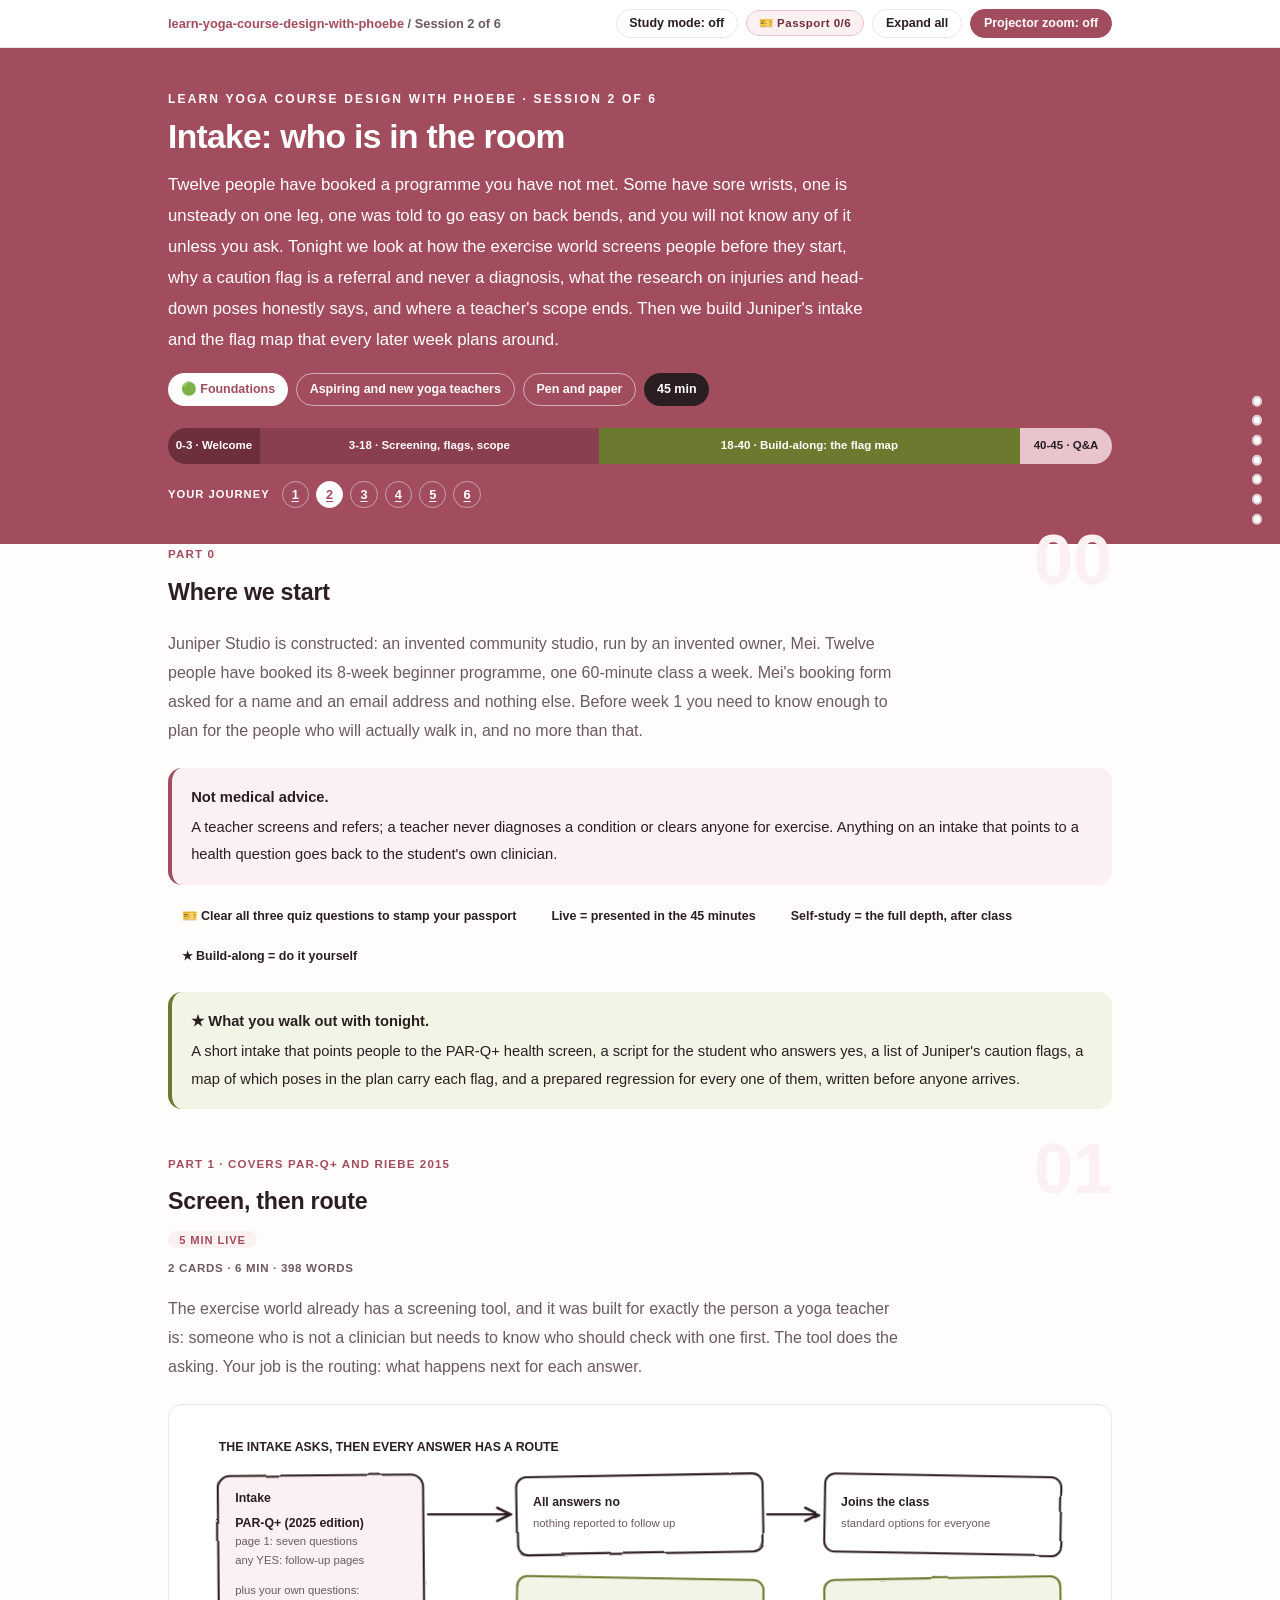
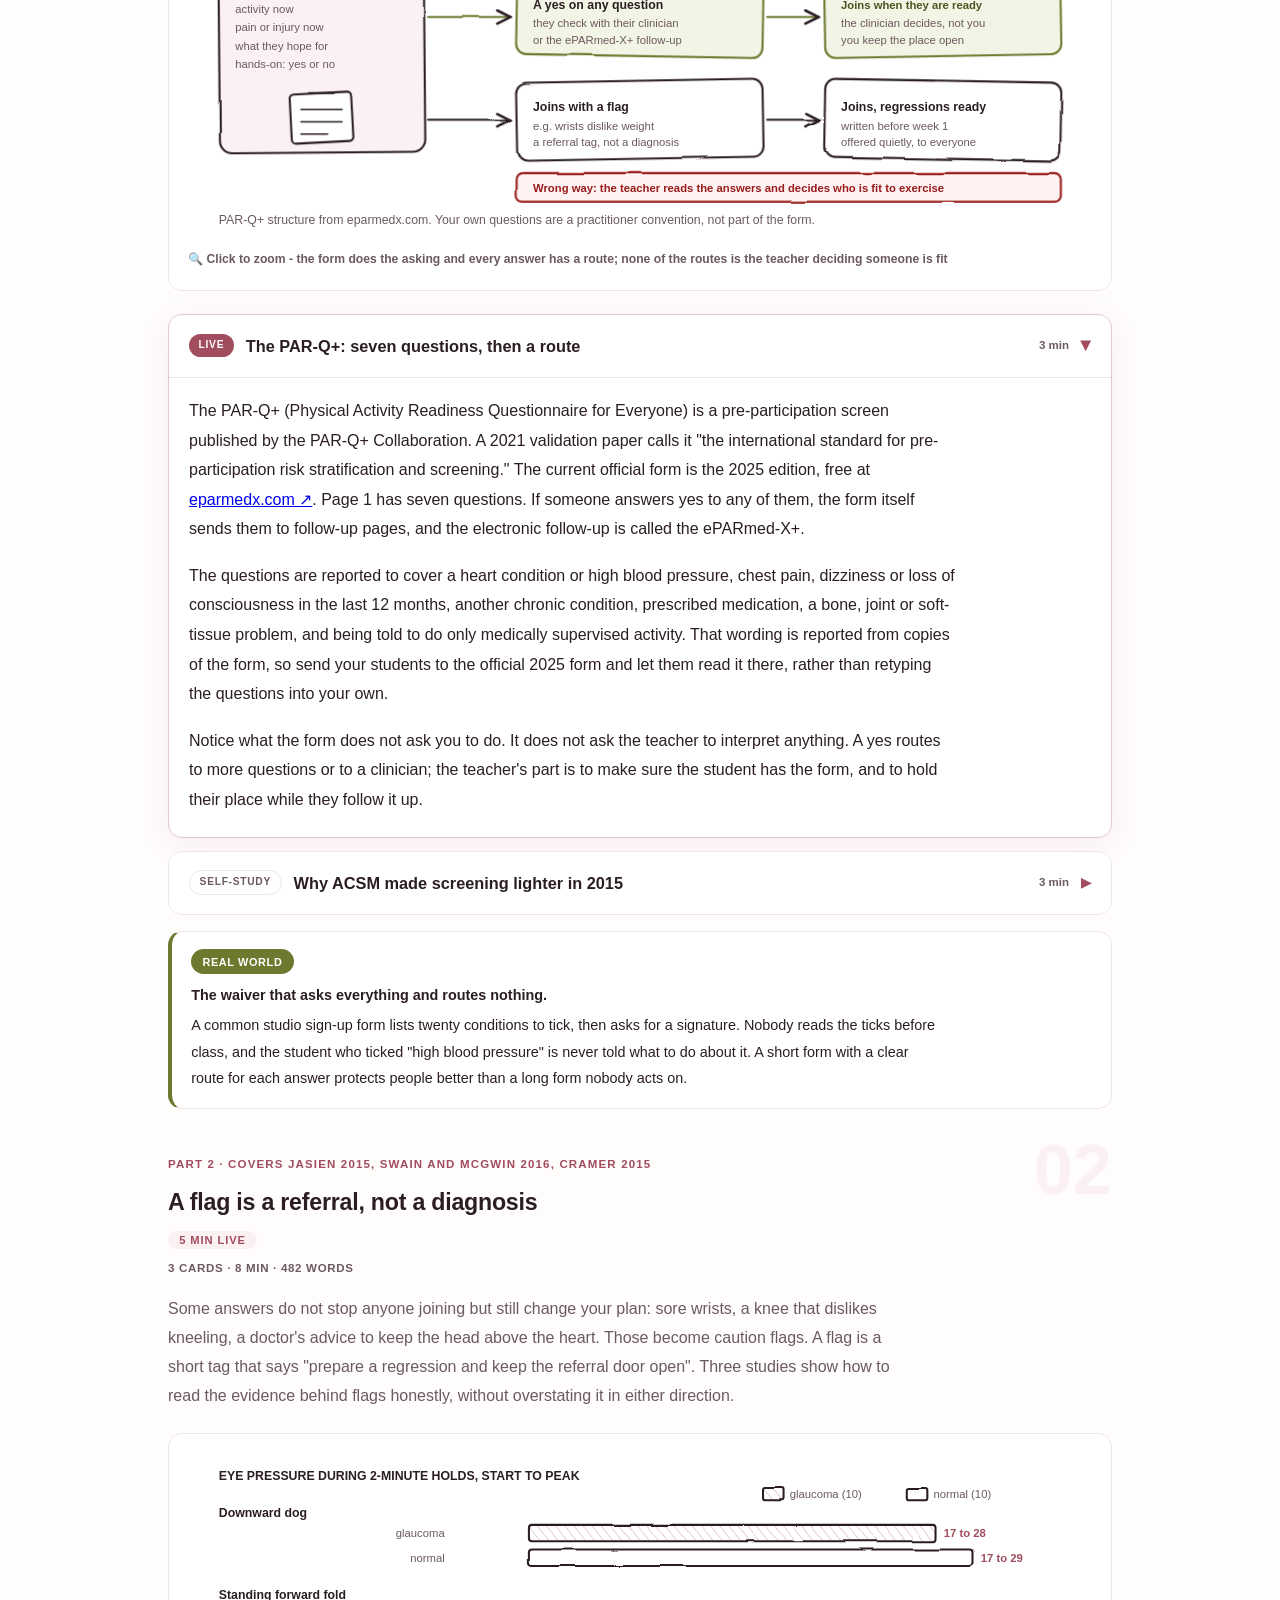
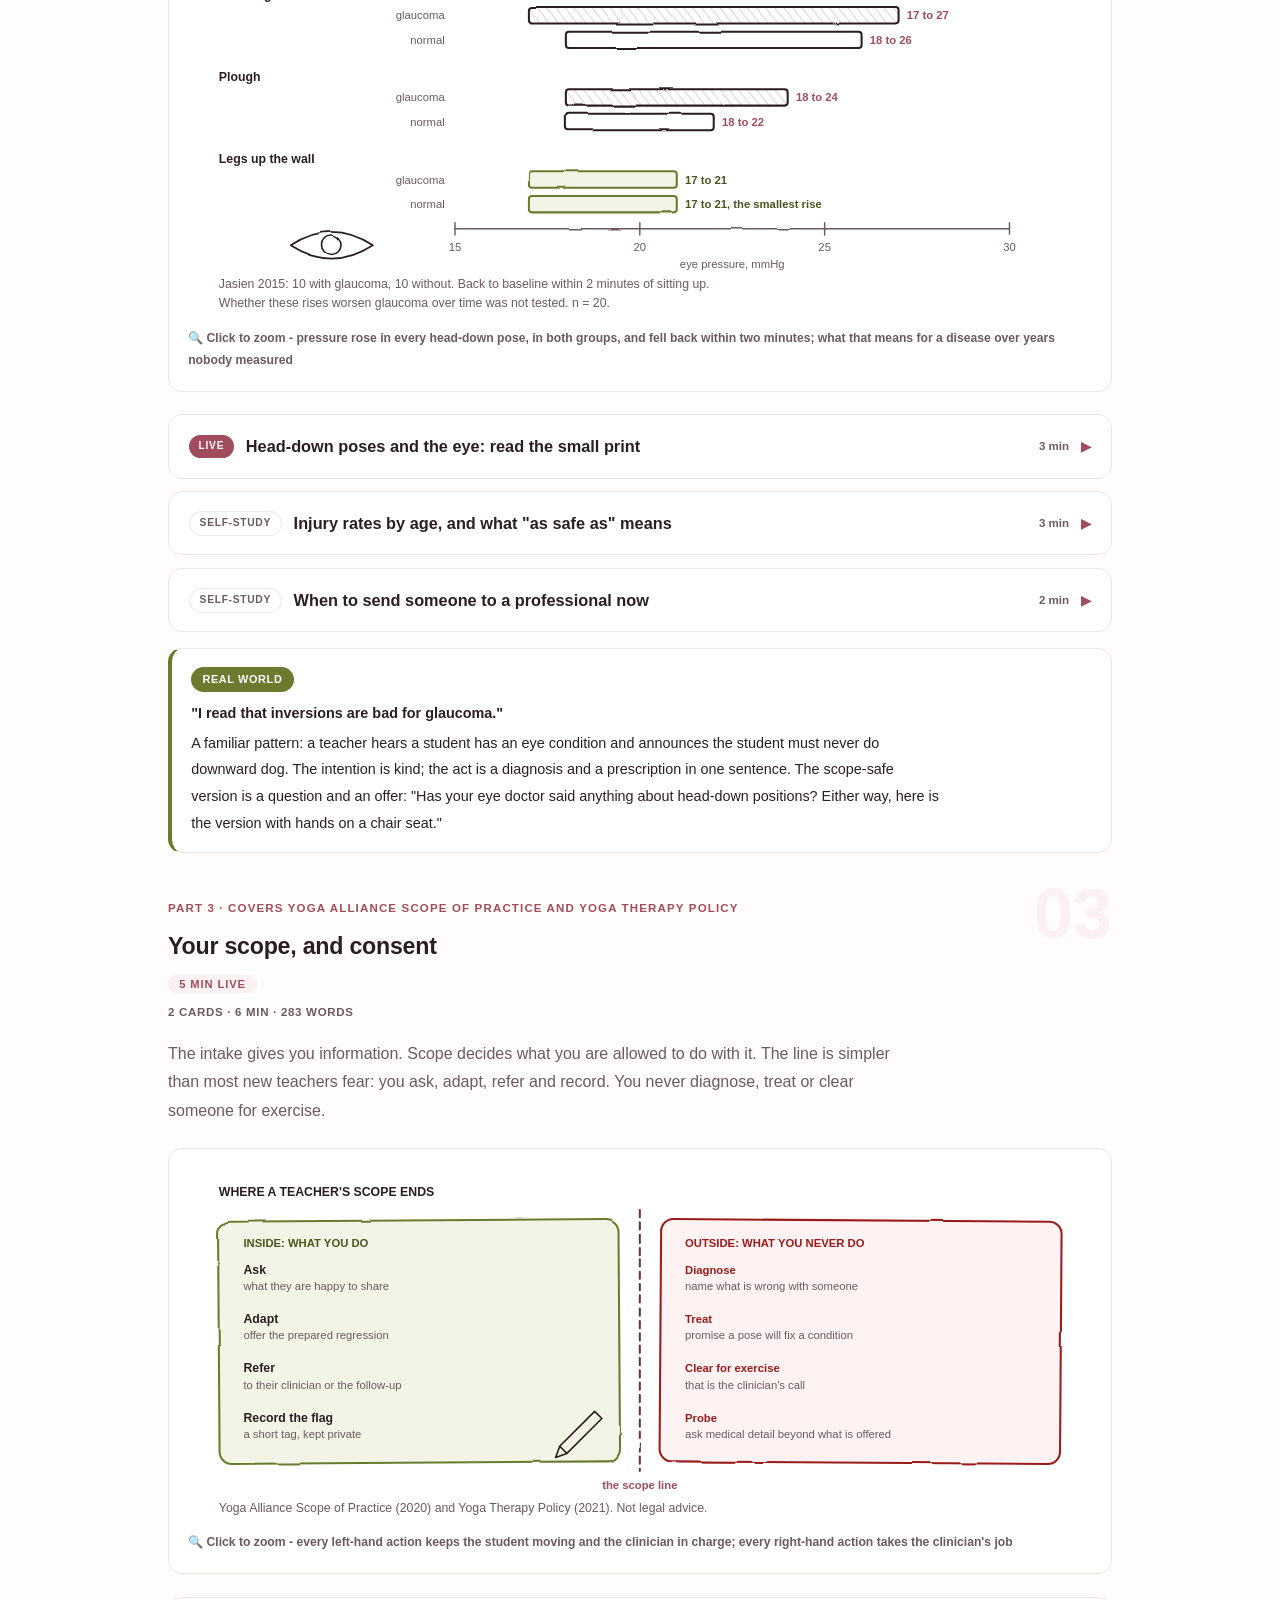
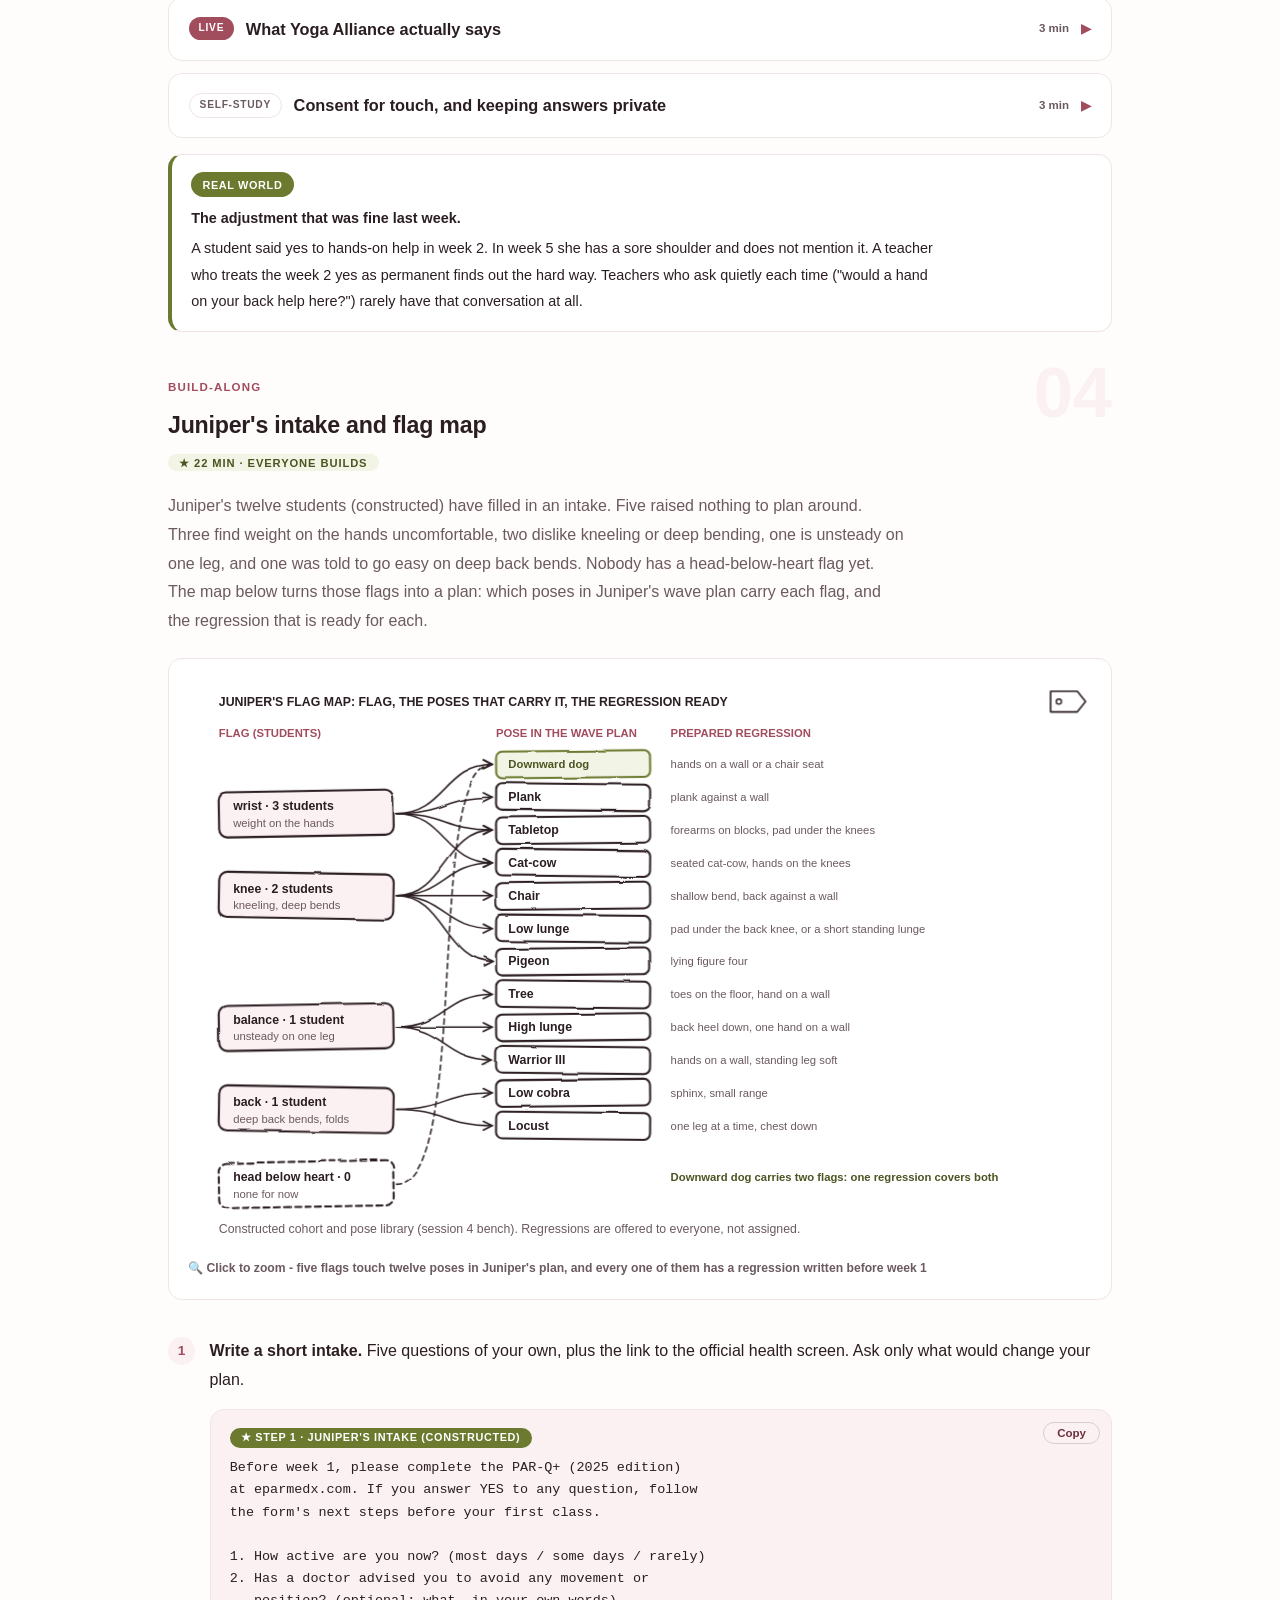
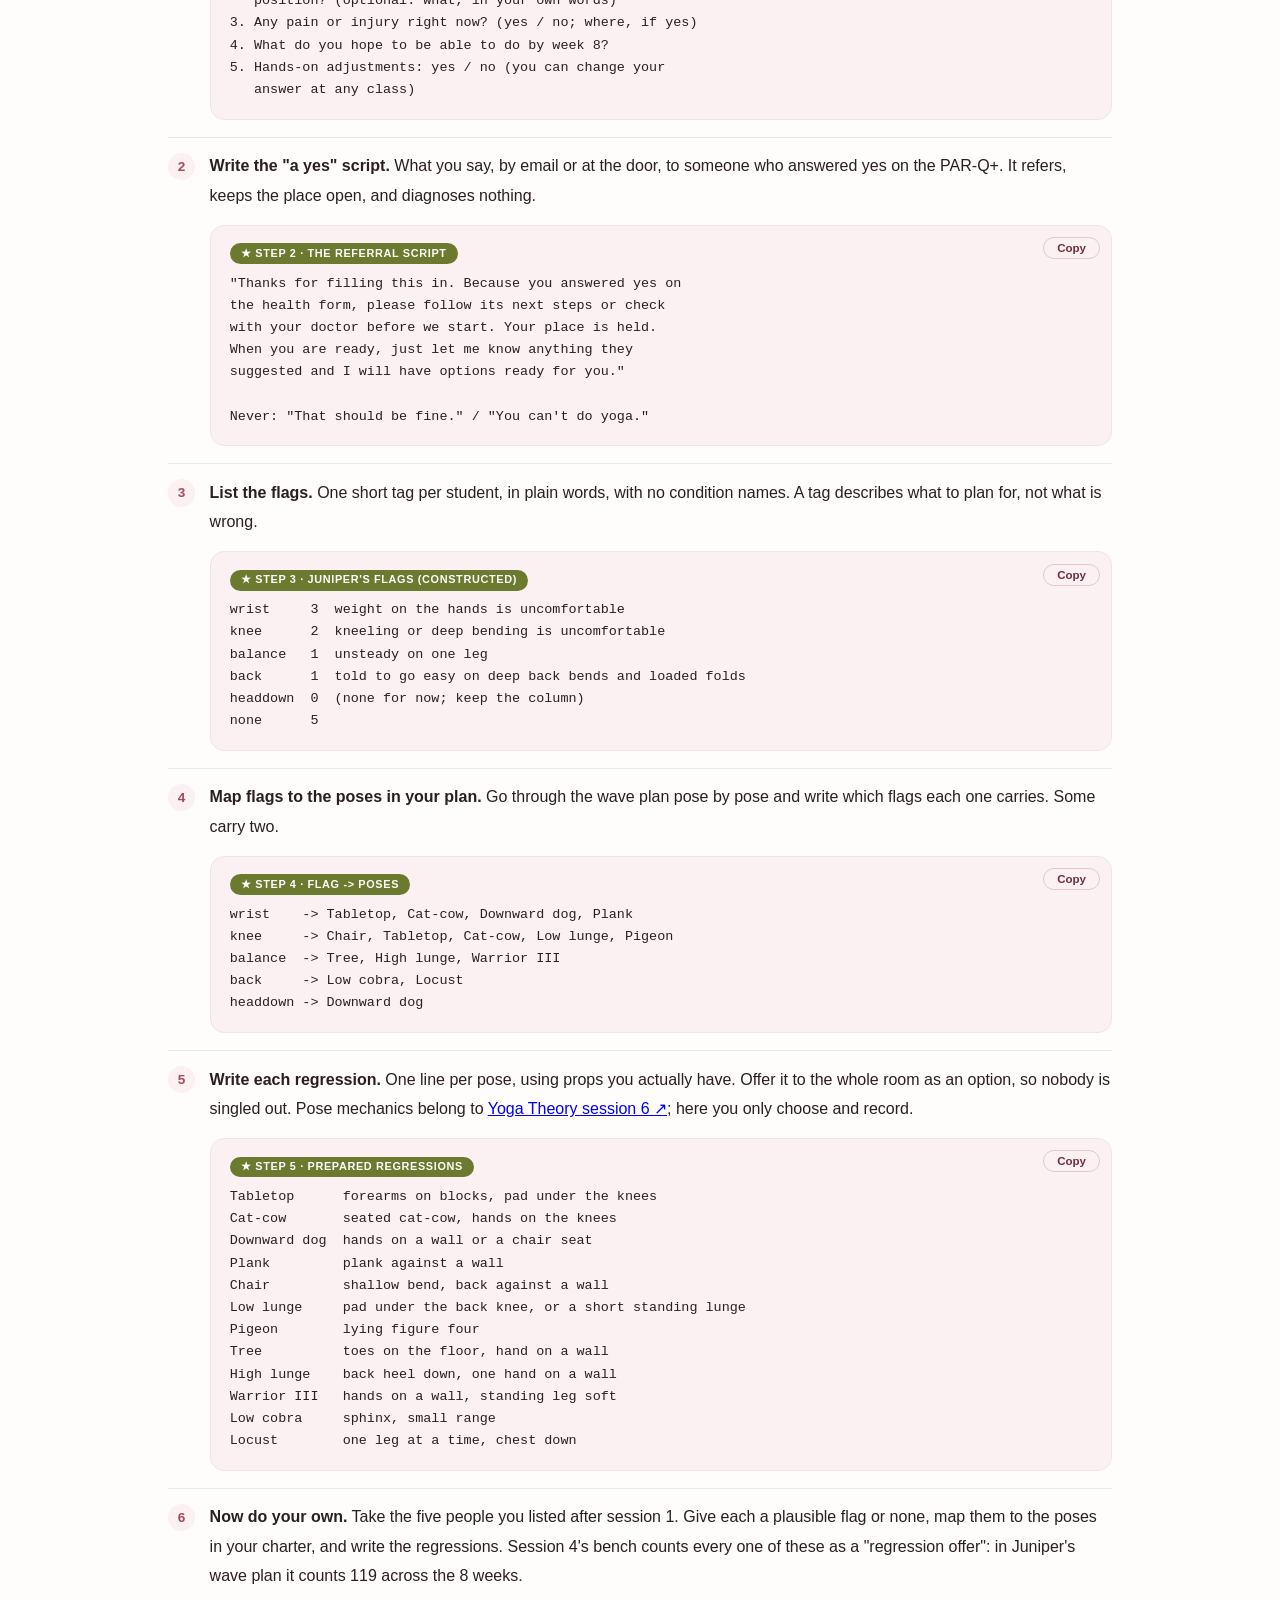
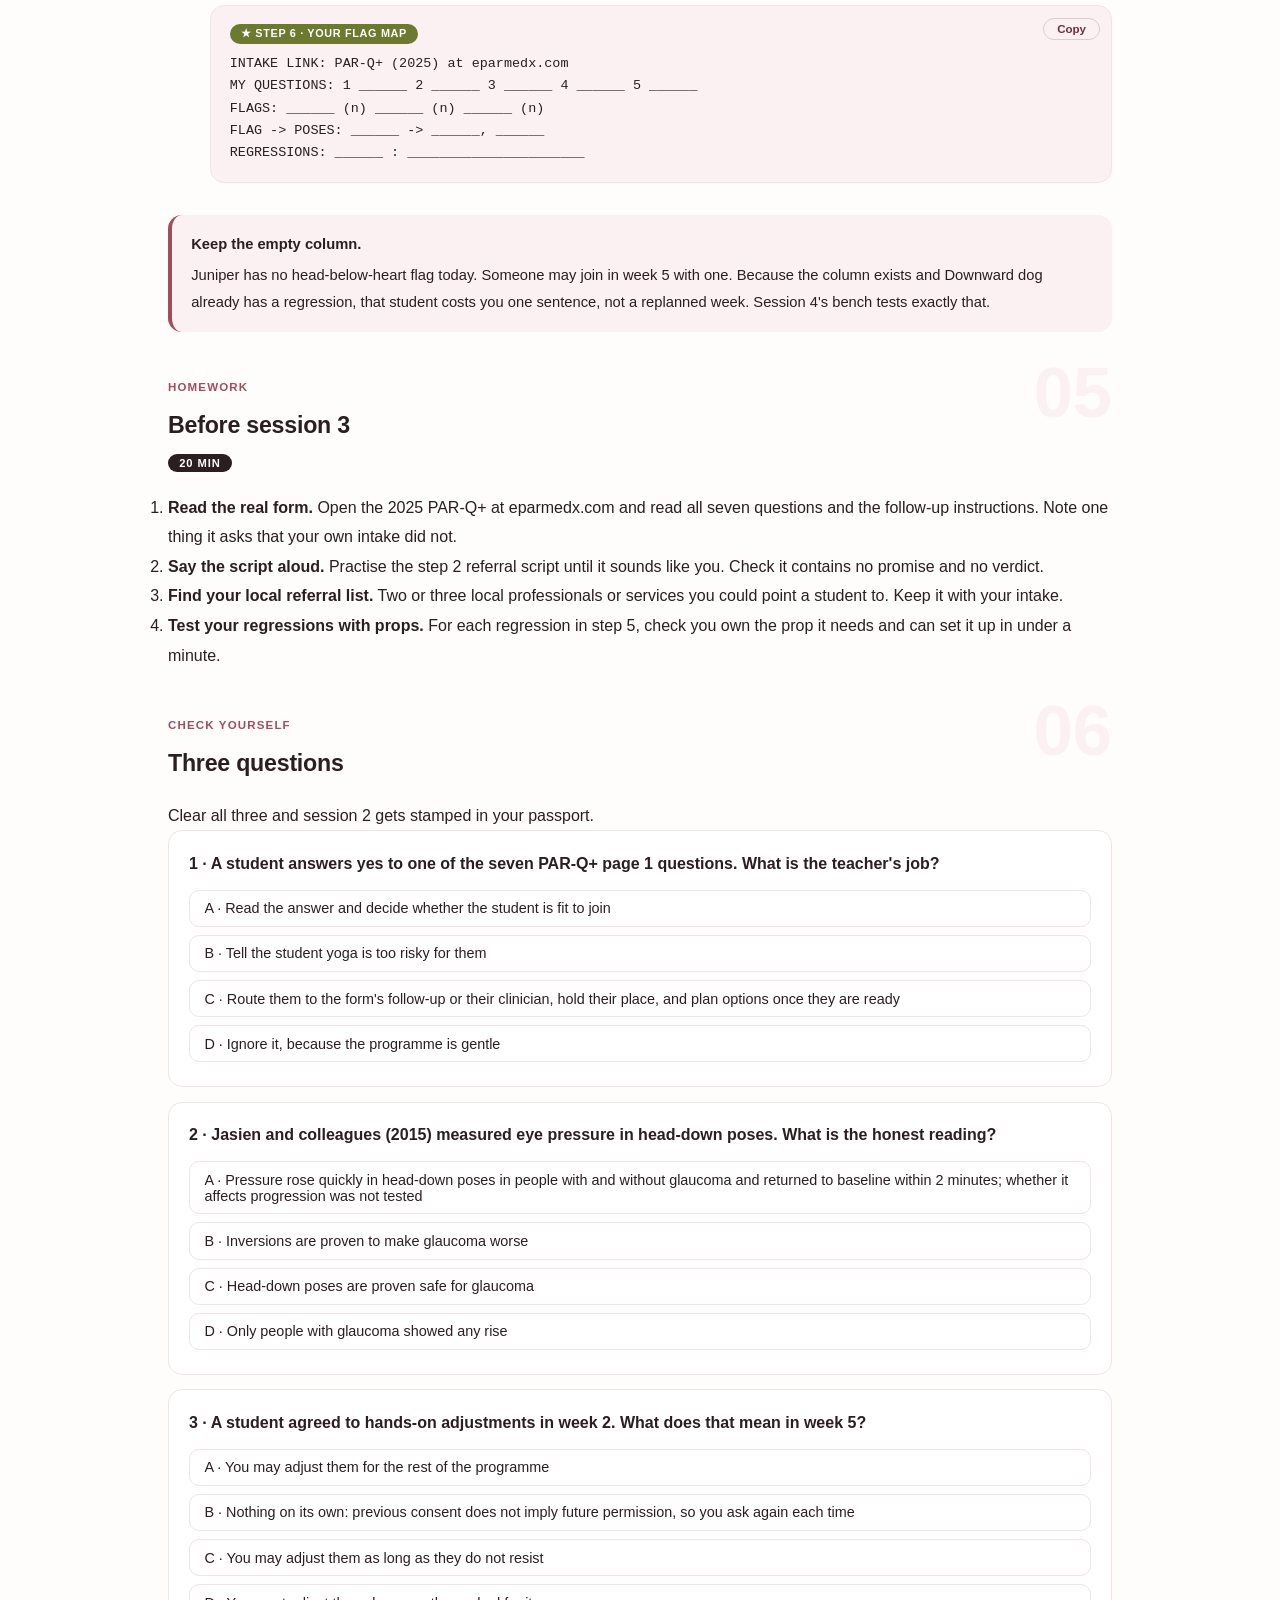
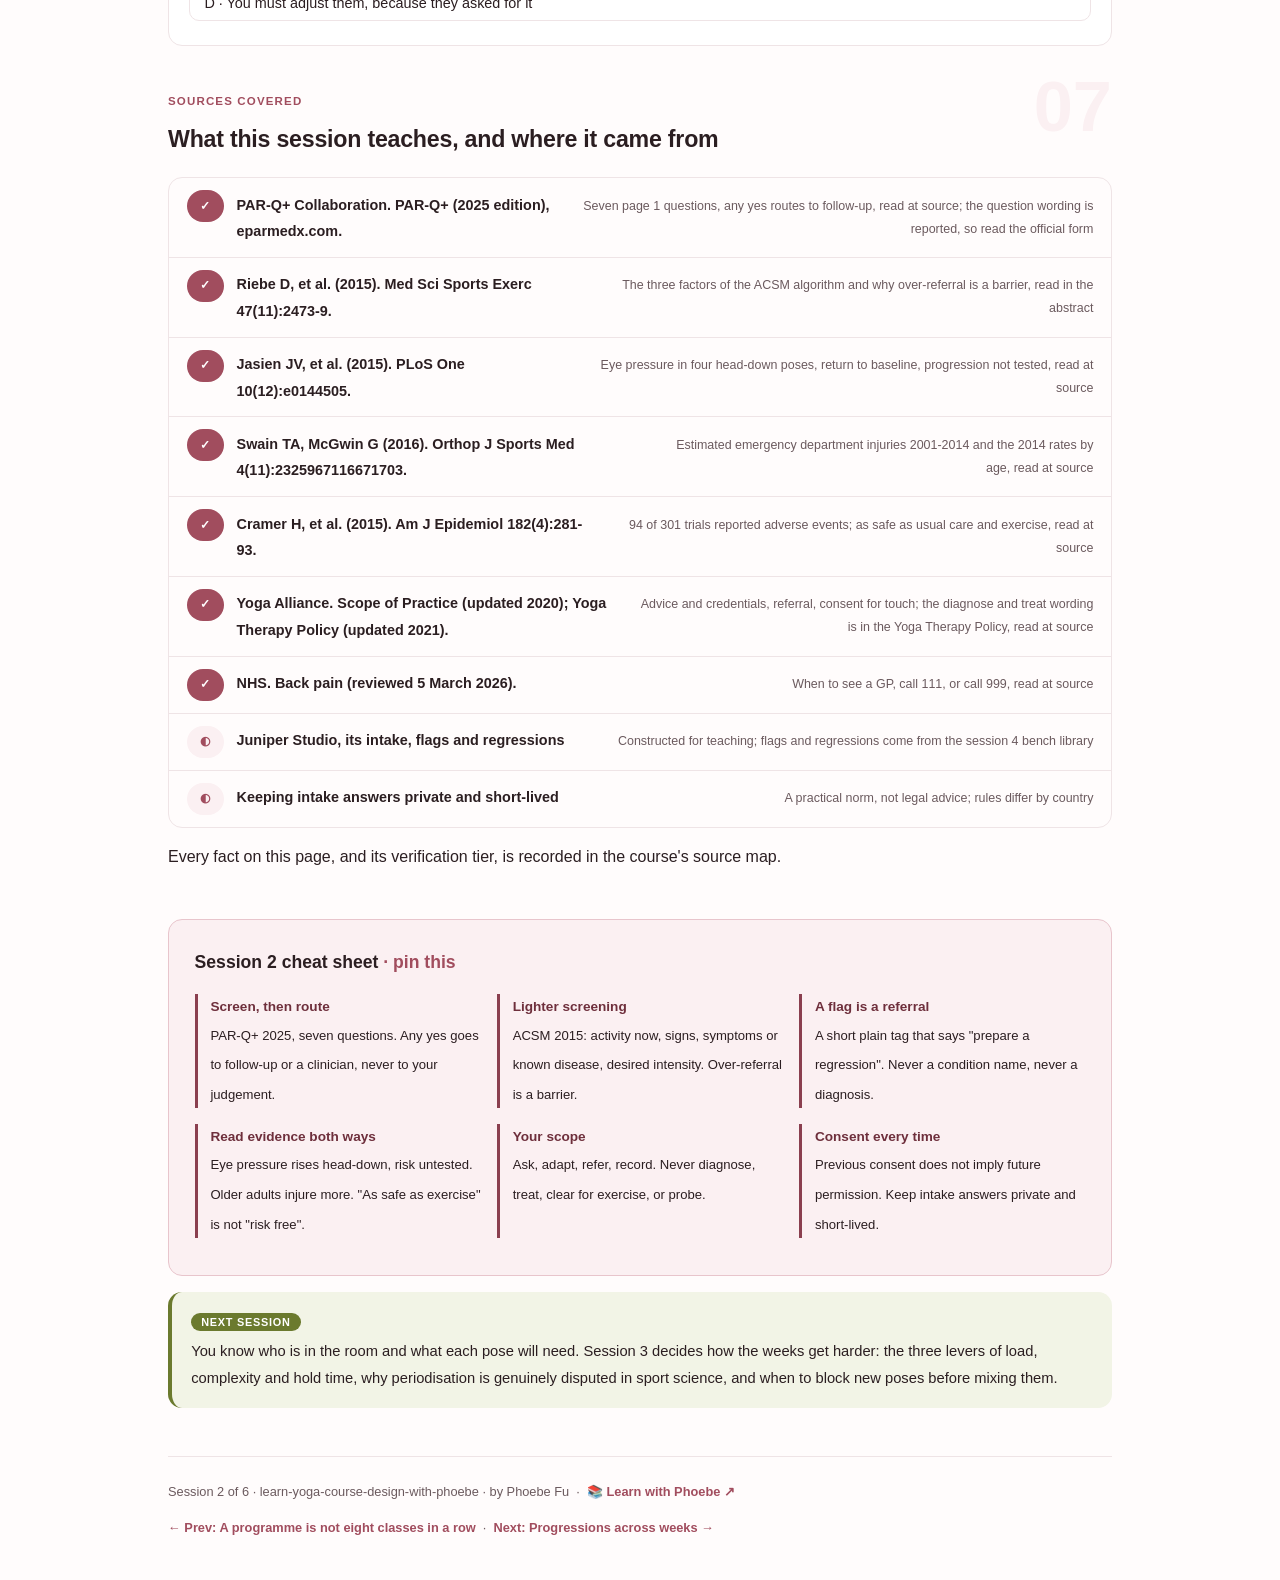
<file: courses/02-intake-who-is-in-the-room.html>
<!DOCTYPE html>
<html lang="en">
<head>
<meta charset="UTF-8">
<meta name="viewport" content="width=device-width, initial-scale=1.0">
<!-- social:start -->
<meta name="description" content="Session 2 of 6. How the exercise world screens people before they start (PAR-Q+ and the 2015 ACSM algorithm), why a caution flag is a referral and never a diagnosis, what head-down poses do to eye pressure, and where a teacher's scope ends. Then build an intake and flag map for a constructed studio.">
<meta property="og:type" content="article">
<meta property="og:site_name" content="Learn with Phoebe">
<meta property="og:title" content="Intake: who is in the room - learn yoga course design with phoebe">
<meta property="og:description" content="Session 2 of 6. Screen, then route. A flag is a referral, not a diagnosis. Know your scope, ask for consent, and prepare the regressions before week 1.">
<meta property="og:url" content="https://phoebefu6.github.io/learn-yoga-course-design-with-phoebe/courses/02-intake-who-is-in-the-room.html">
<meta property="og:image" content="https://phoebefu6.github.io/learn-yoga-course-design-with-phoebe/assets/og-cover.png">
<meta property="og:image:width" content="1200">
<meta property="og:image:height" content="630">
<meta name="twitter:card" content="summary_large_image">
<meta name="twitter:title" content="Intake: who is in the room - learn yoga course design with phoebe">
<meta name="twitter:description" content="Session 2 of 6. Screening, caution flags as referrals, scope and consent, and a flag map.">
<meta name="twitter:image" content="https://phoebefu6.github.io/learn-yoga-course-design-with-phoebe/assets/og-cover.png">
<!-- social:end -->
<title>Session 2 · Intake: who is in the room - learn yoga course design with phoebe</title>
<link rel="stylesheet" href="../assets/style.css?v=4">
</head>
<body>

<div class="toolbar">
  <div class="wrap">
    <span class="crumb"><a href="../index.html">learn-yoga-course-design-with-phoebe</a> / Session 2 of 6</span>
    <button class="btn" id="toggle-all" type="button">Expand all</button>
    <button class="btn primary" id="zoom-toggle" type="button">Projector zoom: off</button>
  </div>
</div>

<header class="masthead">
  <div class="wrap">
    <div class="eyebrow">Learn Yoga Course Design with Phoebe · Session 2 of 6</div>
    <h1>Intake: <span class="accent">who is in</span> the room</h1>
    <p class="sub">Twelve people have booked a programme you have not met. Some have sore wrists, one is unsteady on one leg, one was told to go easy on back bends, and you will not know any of it unless you ask. Tonight we look at how the exercise world screens people before they start, why a caution flag is a referral and never a diagnosis, what the research on injuries and head-down poses honestly says, and where a teacher's scope ends. Then we build Juniper's intake and the flag map that every later week plans around.</p>
    <div class="chip-row">
      <span class="chip level">🟢 Foundations</span>
      <span class="chip audience">Aspiring and new yoga teachers</span>
      <span class="chip audience">Pen and paper</span>
      <span class="chip time">45 min</span>
    </div>
    <div class="agenda">
      <span class="a1" style="flex:1">0-3 · Welcome</span>
      <span class="a2" style="flex:4">3-18 · Screening, flags, scope</span>
      <span class="a3" style="flex:5">18-40 · Build-along: the flag map</span>
      <span class="a4" style="flex:1">40-45 · Q&amp;A</span>
    </div>
  </div>
</header>

<main class="wrap">

  <section class="section" id="intro">
    <div class="section-kicker">
      <span class="klabel">Part 0</span>
      <h2>Where we start</h2>
    </div>
    <p class="lede">Juniper Studio is constructed: an invented community studio, run by an invented owner, Mei. Twelve people have booked its 8-week beginner programme, one 60-minute class a week. Mei's booking form asked for a name and an email address and nothing else. Before week 1 you need to know enough to plan for the people who will actually walk in, and no more than that.</p>

    <div class="callout tip">
      <p><strong>Not medical advice.</strong> A teacher screens and refers; a teacher never diagnoses a condition or clears anyone for exercise. Anything on an intake that points to a health question goes back to the student's own clinician.</p>
    </div>

    <div class="legend">
      <span class="pill">🎫 Clear all three quiz questions to stamp your passport</span>
      <span class="pill">Live = presented in the 45 minutes</span>
      <span class="pill">Self-study = the full depth, after class</span>
      <span class="pill">★ Build-along = do it yourself</span>
    </div>

    <div class="callout win">
      <p><strong>★ What you walk out with tonight.</strong> A short intake that points people to the PAR-Q+ health screen, a script for the student who answers yes, a list of Juniper's caution flags, a map of which poses in the plan carry each flag, and a prepared regression for every one of them, written before anyone arrives.</p>
    </div>
  </section>

  <section class="section" id="part-1">
    <div class="section-kicker">
      <span class="klabel">Part 1 · covers PAR-Q+ and Riebe 2015</span>
      <h2>Screen, then route</h2>
      <span class="tag concept">5 min live</span>
    </div>
    <p class="lede">The exercise world already has a screening tool, and it was built for exactly the person a yoga teacher is: someone who is not a clinician but needs to know who should check with one first. The tool does the asking. Your job is the routing: what happens next for each answer.</p>

    <figure class="zoomable">
      <svg viewBox="0 0 880 404" xmlns="http://www.w3.org/2000/svg" role="img" aria-label="Intake routing. The intake combines the PAR-Q+ page 1 with seven questions and a few of your own questions. All answers no: the student joins with the standard options. A yes on any PAR-Q+ question: the student checks with their clinician or completes the ePARmed-X+ follow-up and joins when ready, the clinician decides. Joins with a flag: prepared regressions are written before week 1. Wrong way: the teacher reads the answers and decides who is fit to exercise.">
        <defs>
          <filter id="y2aSk" x="-3%" y="-3%" width="106%" height="106%"><feTurbulence type="fractalNoise" baseFrequency="0.02" numOctaves="2" seed="52" result="n"/><feDisplacementMap in="SourceGraphic" in2="n" scale="2.4" xChannelSelector="R" yChannelSelector="G"/></filter>
          <marker id="y2aAr" viewBox="0 0 10 10" refX="9" refY="5" markerWidth="8" markerHeight="8" orient="auto"><path d="M1 1 L9 5 L1 9" fill="none" stroke="#2B1E21" stroke-width="1.6" stroke-linecap="round"/></marker>
        </defs>
        <style>
          .y2aH { font: 800 12px Inter, sans-serif; fill: #2B1E21; }
          .y2aL { font: 600 12px Inter, sans-serif; fill: #2B1E21; }
          .y2aS { font: 400 11px Inter, sans-serif; fill: #6B5A5E; }
          .y2aB { font: 800 11px Inter, sans-serif; fill: #4A5520; }
          .y2aA { font: 700 11px Inter, sans-serif; fill: #A14D5E; }
          .y2aN { font: 400 12px Inter, sans-serif; fill: #6B5A5E; }
          .y2aR { font: 800 11px Inter, sans-serif; fill: #991B1B; }
        </style>

        <text class="y2aH" x="30" y="26">THE INTAKE ASKS, THEN EVERY ANSWER HAS A ROUTE</text>

        <g filter="url(#y2aSk)" fill="none" stroke="#2B1E21" stroke-width="2" stroke-linecap="round" stroke-linejoin="round">
          <rect x="30" y="50" width="200" height="270" rx="12" transform="rotate(-0.5 130 185)" fill="#FBF0F2"/>
          <rect x="100" y="262" width="60" height="48" rx="4" transform="rotate(-3 130 286)" fill="#FFFFFF"/>
          <path d="M118 262 h24"/>
          <path d="M110 278 h40 M110 290 h40 M110 302 h26" stroke-width="1.4"/>

          <rect x="320" y="50" width="240" height="76" rx="10" transform="rotate(-1 440 88)" fill="#FFFFFF"/>
          <rect x="320" y="150" width="240" height="76" rx="10" transform="rotate(1 440 188)" fill="#F2F4E6" stroke="#6B7A2E"/>
          <rect x="320" y="250" width="240" height="76" rx="10" transform="rotate(-1 440 288)" fill="#FFFFFF"/>

          <rect x="620" y="50" width="230" height="76" rx="10" transform="rotate(1 735 88)" fill="#FFFFFF"/>
          <rect x="620" y="150" width="230" height="76" rx="10" transform="rotate(-1 735 188)" fill="#F2F4E6" stroke="#6B7A2E"/>
          <rect x="620" y="250" width="230" height="76" rx="10" transform="rotate(1 735 288)" fill="#FFFFFF"/>

          <path d="M234 88 L314 88" marker-end="url(#y2aAr)"/>
          <path d="M234 188 L314 188" marker-end="url(#y2aAr)" stroke="#6B7A2E"/>
          <path d="M234 288 L314 288" marker-end="url(#y2aAr)"/>
          <path d="M564 88 L614 88" marker-end="url(#y2aAr)"/>
          <path d="M564 188 L614 188" marker-end="url(#y2aAr)" stroke="#6B7A2E"/>
          <path d="M564 288 L614 288" marker-end="url(#y2aAr)"/>

          <rect x="320" y="340" width="530" height="28" rx="6" fill="#FEF2F2" stroke="#991B1B"/>
        </g>

        <text class="y2aH" x="46" y="76">Intake</text>
        <text class="y2aL" x="46" y="100">PAR-Q+ (2025 edition)</text>
        <text class="y2aS" x="46" y="118">page 1: seven questions</text>
        <text class="y2aS" x="46" y="136">any YES: follow-up pages</text>
        <text class="y2aS" x="46" y="166">plus your own questions:</text>
        <text class="y2aS" x="46" y="184">activity now</text>
        <text class="y2aS" x="46" y="202">pain or injury now</text>
        <text class="y2aS" x="46" y="220">what they hope for</text>
        <text class="y2aS" x="46" y="238">hands-on: yes or no</text>

        <text class="y2aL" x="336" y="80">All answers no</text>
        <text class="y2aS" x="336" y="100">nothing reported to follow up</text>
        <text class="y2aL" x="336" y="180">A yes on any question</text>
        <text class="y2aS" x="336" y="198">they check with their clinician</text>
        <text class="y2aS" x="336" y="214">or the ePARmed-X+ follow-up</text>
        <text class="y2aL" x="336" y="280">Joins with a flag</text>
        <text class="y2aS" x="336" y="298">e.g. wrists dislike weight</text>
        <text class="y2aS" x="336" y="314">a referral tag, not a diagnosis</text>

        <text class="y2aL" x="636" y="80">Joins the class</text>
        <text class="y2aS" x="636" y="100">standard options for everyone</text>
        <text class="y2aB" x="636" y="180">Joins when they are ready</text>
        <text class="y2aS" x="636" y="198">the clinician decides, not you</text>
        <text class="y2aS" x="636" y="214">you keep the place open</text>
        <text class="y2aL" x="636" y="280">Joins, regressions ready</text>
        <text class="y2aS" x="636" y="298">written before week 1</text>
        <text class="y2aS" x="636" y="314">offered quietly, to everyone</text>

        <text class="y2aR" x="336" y="358">Wrong way: the teacher reads the answers and decides who is fit to exercise</text>

        <text class="y2aN" x="30" y="390">PAR-Q+ structure from eparmedx.com. Your own questions are a practitioner convention, not part of the form.</text>
      </svg>
      <figcaption>🔍 Click to zoom - the form does the asking and every answer has a route; none of the routes is the teacher deciding someone is fit</figcaption>
    </figure>

    <details class="card" open>
      <summary><span class="mode live">Live</span>The PAR-Q+: seven questions, then a route<span class="mini">3 min</span><span class="caret">▶</span></summary>
      <div class="body">
        <p>The PAR-Q+ (Physical Activity Readiness Questionnaire for Everyone) is a pre-participation screen published by the PAR-Q+ Collaboration. A 2021 validation paper calls it "the international standard for pre-participation risk stratification and screening." The current official form is the 2025 edition, free at <a href="https://eparmedx.com/">eparmedx.com ↗</a>. Page 1 has seven questions. If someone answers yes to any of them, the form itself sends them to follow-up pages, and the electronic follow-up is called the ePARmed-X+.</p>
        <p>The questions are reported to cover a heart condition or high blood pressure, chest pain, dizziness or loss of consciousness in the last 12 months, another chronic condition, prescribed medication, a bone, joint or soft-tissue problem, and being told to do only medically supervised activity. That wording is reported from copies of the form, so send your students to the official 2025 form and let them read it there, rather than retyping the questions into your own.</p>
        <p>Notice what the form does not ask you to do. It does not ask the teacher to interpret anything. A yes routes to more questions or to a clinician; the teacher's part is to make sure the student has the form, and to hold their place while they follow it up.</p>
      </div>
    </details>

    <details class="card">
      <summary><span class="mode self">Self-study</span>Why ACSM made screening lighter in 2015<span class="mini">3 min</span><span class="caret">▶</span></summary>
      <div class="body">
        <p>In 2015 the American College of Sports Medicine rewrote its pre-participation screening. Deborah Riebe and colleagues set out an algorithm built on three factors: "1) the individual's current level of physical activity, 2) presence of signs or symptoms and/or known cardiovascular, metabolic, or renal disease, and 3) desired exercise intensity." Signs, symptoms and known disease are one factor, not two. Counting risk factors such as age or cholesterol was dropped from the process.</p>
        <p>The reason is the part a programme designer should remember. The old approach "can result in excessive physician referrals, possibly creating a barrier to exercise participation." Sending everyone to a doctor is not the safe option; it is an option that keeps people out of a class that would probably have done them good. Screening exists to find the few who need a check, and to let everyone else start.</p>
        <p>For a gentle beginner programme, two of the three factors are already known: the desired intensity is low and the students are mostly inactive. That leaves the middle factor, which is precisely the one PAR-Q+ asks about. If you want the general method behind intake as needs analysis, see <a href="https://phoebefu6.github.io/learn-course-design-with-phoebe/courses/b1-needs-analysis.html">Course Design: needs analysis ↗</a>.</p>
      </div>
    </details>

    <div class="callout example">
      <span class="ex-pill">Real world</span>
      <p><strong>The waiver that asks everything and routes nothing.</strong> A common studio sign-up form lists twenty conditions to tick, then asks for a signature. Nobody reads the ticks before class, and the student who ticked "high blood pressure" is never told what to do about it. A short form with a clear route for each answer protects people better than a long form nobody acts on.</p>
    </div>
  </section>

  <section class="section" id="part-2">
    <div class="section-kicker">
      <span class="klabel">Part 2 · covers Jasien 2015, Swain and McGwin 2016, Cramer 2015</span>
      <h2>A flag is a referral, not a diagnosis</h2>
      <span class="tag concept">5 min live</span>
    </div>
    <p class="lede">Some answers do not stop anyone joining but still change your plan: sore wrists, a knee that dislikes kneeling, a doctor's advice to keep the head above the heart. Those become caution flags. A flag is a short tag that says "prepare a regression and keep the referral door open". Three studies show how to read the evidence behind flags honestly, without overstating it in either direction.</p>

    <figure class="zoomable">
      <svg viewBox="0 0 880 452" xmlns="http://www.w3.org/2000/svg" role="img" aria-label="Eye pressure in mmHg from start to peak during 2-minute holds, 10 people with glaucoma and 10 without. Downward dog: glaucoma 17 to 28, normal 17 to 29. Standing forward fold: glaucoma 17 to 27, normal 18 to 26. Plough: glaucoma 18 to 24, normal 18 to 22. Legs up the wall: 17 to 21 in both groups. Pressure was back to baseline within 2 minutes of sitting up. Progression risk was not tested.">
        <defs>
          <filter id="y2bSk" x="-3%" y="-3%" width="106%" height="106%"><feTurbulence type="fractalNoise" baseFrequency="0.02" numOctaves="2" seed="64" result="n"/><feDisplacementMap in="SourceGraphic" in2="n" scale="2.4" xChannelSelector="R" yChannelSelector="G"/></filter>
          <pattern id="y2bHc" patternUnits="userSpaceOnUse" width="7" height="7" patternTransform="rotate(-38)"><line x1="0" y1="0" x2="0" y2="7" stroke="#A14D5E" stroke-width="1" opacity=".5"/></pattern>
        </defs>
        <style>
          .y2bH { font: 800 12px Inter, sans-serif; fill: #2B1E21; }
          .y2bL { font: 600 12px Inter, sans-serif; fill: #2B1E21; }
          .y2bS { font: 400 11px Inter, sans-serif; fill: #6B5A5E; }
          .y2bB { font: 800 11px Inter, sans-serif; fill: #4A5520; }
          .y2bA { font: 700 11px Inter, sans-serif; fill: #A14D5E; }
          .y2bN { font: 400 12px Inter, sans-serif; fill: #6B5A5E; }
        </style>

        <text class="y2bH" x="30" y="26">EYE PRESSURE DURING 2-MINUTE HOLDS, START TO PEAK</text>
        <text class="y2bS" x="586" y="44">glaucoma (10)</text>
        <text class="y2bS" x="726" y="44">normal (10)</text>

        <g filter="url(#y2bSk)" fill="none" stroke="#2B1E21" stroke-width="2" stroke-linecap="round" stroke-linejoin="round">
          <rect x="560" y="34" width="20" height="12" rx="2" fill="url(#y2bHc)"/>
          <rect x="700" y="34" width="20" height="12" rx="2" fill="#FFFFFF"/>

          <rect x="332" y="70" width="396" height="16" rx="3" fill="url(#y2bHc)"/>
          <rect x="332" y="94" width="432" height="16" rx="3" fill="#FFFFFF"/>

          <rect x="332" y="150" width="360" height="16" rx="3" fill="url(#y2bHc)"/>
          <rect x="368" y="174" width="288" height="16" rx="3" fill="#FFFFFF"/>

          <rect x="368" y="230" width="216" height="16" rx="3" fill="url(#y2bHc)"/>
          <rect x="368" y="254" width="144" height="16" rx="3" fill="#FFFFFF"/>

          <rect x="332" y="310" width="144" height="16" rx="3" fill="#F2F4E6" stroke="#6B7A2E"/>
          <rect x="332" y="334" width="144" height="16" rx="3" fill="#F2F4E6" stroke="#6B7A2E"/>

          <path d="M260 366 H800" stroke="#6B5A5E" stroke-width="1.4"/>
          <path d="M260 360 v12 M440 360 v12 M620 360 v12 M800 360 v12" stroke="#6B5A5E" stroke-width="1.4"/>

          <path d="M100 382 Q140 356 180 382 Q140 408 100 382 Z" stroke-width="1.6"/>
          <circle cx="140" cy="382" r="9" fill="#FFFFFF" stroke-width="1.6"/>
        </g>

        <text class="y2bL" x="30" y="62">Downward dog</text>
        <text class="y2bS" x="250" y="82" text-anchor="end">glaucoma</text>
        <text class="y2bS" x="250" y="106" text-anchor="end">normal</text>
        <text class="y2bA" x="736" y="82">17 to 28</text>
        <text class="y2bA" x="772" y="106">17 to 29</text>

        <text class="y2bL" x="30" y="142">Standing forward fold</text>
        <text class="y2bS" x="250" y="162" text-anchor="end">glaucoma</text>
        <text class="y2bS" x="250" y="186" text-anchor="end">normal</text>
        <text class="y2bA" x="700" y="162">17 to 27</text>
        <text class="y2bA" x="664" y="186">18 to 26</text>

        <text class="y2bL" x="30" y="222">Plough</text>
        <text class="y2bS" x="250" y="242" text-anchor="end">glaucoma</text>
        <text class="y2bS" x="250" y="266" text-anchor="end">normal</text>
        <text class="y2bA" x="592" y="242">18 to 24</text>
        <text class="y2bA" x="520" y="266">18 to 22</text>

        <text class="y2bL" x="30" y="302">Legs up the wall</text>
        <text class="y2bS" x="250" y="322" text-anchor="end">glaucoma</text>
        <text class="y2bS" x="250" y="346" text-anchor="end">normal</text>
        <text class="y2bB" x="484" y="322">17 to 21</text>
        <text class="y2bB" x="484" y="346">17 to 21, the smallest rise</text>

        <text class="y2bS" x="260" y="388" text-anchor="middle">15</text>
        <text class="y2bS" x="440" y="388" text-anchor="middle">20</text>
        <text class="y2bS" x="620" y="388" text-anchor="middle">25</text>
        <text class="y2bS" x="800" y="388" text-anchor="middle">30</text>
        <text class="y2bS" x="530" y="404" text-anchor="middle">eye pressure, mmHg</text>

        <text class="y2bN" x="30" y="424">Jasien 2015: 10 with glaucoma, 10 without. Back to baseline within 2 minutes of sitting up.</text>
        <text class="y2bN" x="30" y="442">Whether these rises worsen glaucoma over time was not tested. n = 20.</text>
      </svg>
      <figcaption>🔍 Click to zoom - pressure rose in every head-down pose, in both groups, and fell back within two minutes; what that means for a disease over years nobody measured</figcaption>
    </figure>

    <details class="card">
      <summary><span class="mode live">Live</span>Head-down poses and the eye: read the small print<span class="mini">3 min</span><span class="caret">▶</span></summary>
      <div class="body">
        <p>Jessica Jasien and colleagues measured eye pressure in 10 people with glaucoma and 10 without, during 2-minute holds of four poses. In downward dog, pressure in the glaucoma group went from 17 to 28 mmHg (17 to 29 in the normal group). Standing forward fold: 17 to 27 (18 to 26). Plough: 18 to 24 (18 to 22). Legs up the wall: 17 to 21 in both. Pressure was back to baseline within 2 minutes of sitting up.</p>
        <p>The honest reading has two halves. Yes, head-down poses raise eye pressure quickly, and the rise was similar with or without glaucoma. No, the study did not test whether that rise makes glaucoma progress: 20 people, one session. So a teacher neither says "inversions are dangerous for glaucoma" nor "it is fine". A student who says their eye doctor advised them to avoid head-below-heart positions gets a "head below heart" flag and a prepared alternative, and the question of risk stays with the eye doctor.</p>
      </div>
    </details>

    <details class="card">
      <summary><span class="mode self">Self-study</span>Injury rates by age, and what "as safe as" means<span class="mini">3 min</span><span class="caret">▶</span></summary>
      <div class="body">
        <p>Thomas Swain and Gerald McGwin estimated 29,590 yoga injuries treated in US emergency departments from 2001 to 2014. In 2014 the rate per 100,000 participants was 57.9 at age 65 and over, 17.7 at 45 to 64, and 11.9 at 18 to 44. The trunk accounted for 46.6 percent of injuries, and sprains and strains for 45.0 percent.</p>
        <p>The honest reading: the rate for older participants was several times the rate for younger adults, which is a reason to plan gentle progressions and prepared regressions for a mixed-age room. It is not a reason to treat a 70-year-old as fragile, and these are emergency visits counted nationally, not a measure of any one class or style.</p>
        <p>Holger Cramer and colleagues reviewed 301 randomised yoga trials. Only 94 of them, with 8,430 participants, reported adverse events at all, and in those there was no difference between yoga and usual care or exercise: "yoga appears as safe as usual care and exercise." Read both halves again. "As safe as" exercise is not "risk free", and two thirds of trials did not report adverse events, so the evidence is thinner than the headline. Flags and regressions are how a programme respects both facts.</p>
      </div>
    </details>

    <details class="card">
      <summary><span class="mode self">Self-study</span>When to send someone to a professional now<span class="mini">2 min</span><span class="caret">▶</span></summary>
      <div class="body">
        <p>Some things a student mentions are not flags to plan around; they are reasons to stop and refer. The NHS back pain page (reviewed 5 March 2026) is a useful plain-language list. See a GP if pain does not improve after a few weeks, is worse at night, or came with unexplained weight loss. Urgent GP or 111 if severe pain starts suddenly or gets worse quickly, or the person feels hot, shivery or unwell. Call 999 or go to A&amp;E for numbness, tingling or weakness in both legs, loss of feeling around the genitals or anus, bladder or bowel changes, chest pain, or pain after a serious accident. Session 6 returns to this list when the programme ends.</p>
      </div>
    </details>

    <div class="callout example">
      <span class="ex-pill">Real world</span>
      <p><strong>"I read that inversions are bad for glaucoma."</strong> A familiar pattern: a teacher hears a student has an eye condition and announces the student must never do downward dog. The intention is kind; the act is a diagnosis and a prescription in one sentence. The scope-safe version is a question and an offer: "Has your eye doctor said anything about head-down positions? Either way, here is the version with hands on a chair seat."</p>
    </div>
  </section>

  <section class="section" id="part-3">
    <div class="section-kicker">
      <span class="klabel">Part 3 · covers Yoga Alliance Scope of Practice and Yoga Therapy Policy</span>
      <h2>Your scope, and consent</h2>
      <span class="tag concept">5 min live</span>
    </div>
    <p class="lede">The intake gives you information. Scope decides what you are allowed to do with it. The line is simpler than most new teachers fear: you ask, adapt, refer and record. You never diagnose, treat or clear someone for exercise.</p>

    <figure class="zoomable">
      <svg viewBox="0 0 880 344" xmlns="http://www.w3.org/2000/svg" role="img" aria-label="Two panels divided by the scope line. Inside your scope: ask what they are happy to share, adapt with the prepared regression, refer to their clinician or the follow-up, record the flag as a short private tag. Outside your scope: diagnose, treat, clear for exercise, probe for medical detail beyond what is offered.">
        <defs>
          <filter id="y2cSk" x="-3%" y="-3%" width="106%" height="106%"><feTurbulence type="fractalNoise" baseFrequency="0.02" numOctaves="2" seed="71" result="n"/><feDisplacementMap in="SourceGraphic" in2="n" scale="2.4" xChannelSelector="R" yChannelSelector="G"/></filter>
        </defs>
        <style>
          .y2cH { font: 800 12px Inter, sans-serif; fill: #2B1E21; }
          .y2cL { font: 600 12px Inter, sans-serif; fill: #2B1E21; }
          .y2cS { font: 400 11px Inter, sans-serif; fill: #6B5A5E; }
          .y2cB { font: 800 11px Inter, sans-serif; fill: #4A5520; }
          .y2cA { font: 700 11px Inter, sans-serif; fill: #A14D5E; }
          .y2cN { font: 400 12px Inter, sans-serif; fill: #6B5A5E; }
          .y2cR { font: 800 11px Inter, sans-serif; fill: #991B1B; }
        </style>

        <text class="y2cH" x="30" y="26">WHERE A TEACHER'S SCOPE ENDS</text>

        <g filter="url(#y2cSk)" fill="none" stroke="#2B1E21" stroke-width="2" stroke-linecap="round" stroke-linejoin="round">
          <rect x="30" y="50" width="390" height="236" rx="12" transform="rotate(-0.4 225 168)" fill="#F2F4E6" stroke="#6B7A2E"/>
          <rect x="460" y="50" width="390" height="236" rx="12" transform="rotate(0.4 655 168)" fill="#FEF2F2" stroke="#991B1B"/>
          <path d="M440 40 V294" stroke="#6E2F3C" stroke-dasharray="7 5"/>
          <path d="M362 270 L396 236 l7 7 L369 277 Z M362 270 l-4 11 l11 -4" stroke-width="1.6"/>
        </g>

        <text class="y2cB" x="54" y="76">INSIDE: WHAT YOU DO</text>
        <text class="y2cL" x="54" y="102">Ask</text>
        <text class="y2cS" x="54" y="118">what they are happy to share</text>
        <text class="y2cL" x="54" y="150">Adapt</text>
        <text class="y2cS" x="54" y="166">offer the prepared regression</text>
        <text class="y2cL" x="54" y="198">Refer</text>
        <text class="y2cS" x="54" y="214">to their clinician or the follow-up</text>
        <text class="y2cL" x="54" y="246">Record the flag</text>
        <text class="y2cS" x="54" y="262">a short tag, kept private</text>

        <text class="y2cR" x="484" y="76">OUTSIDE: WHAT YOU NEVER DO</text>
        <text class="y2cR" x="484" y="102">Diagnose</text>
        <text class="y2cS" x="484" y="118">name what is wrong with someone</text>
        <text class="y2cR" x="484" y="150">Treat</text>
        <text class="y2cS" x="484" y="166">promise a pose will fix a condition</text>
        <text class="y2cR" x="484" y="198">Clear for exercise</text>
        <text class="y2cS" x="484" y="214">that is the clinician's call</text>
        <text class="y2cR" x="484" y="246">Probe</text>
        <text class="y2cS" x="484" y="262">ask medical detail beyond what is offered</text>

        <text class="y2cA" x="440" y="312" text-anchor="middle">the scope line</text>
        <text class="y2cN" x="30" y="334">Yoga Alliance Scope of Practice (2020) and Yoga Therapy Policy (2021). Not legal advice.</text>
      </svg>
      <figcaption>🔍 Click to zoom - every left-hand action keeps the student moving and the clinician in charge; every right-hand action takes the clinician's job</figcaption>
    </figure>

    <details class="card">
      <summary><span class="mode live">Live</span>What Yoga Alliance actually says<span class="mini">3 min</span><span class="caret">▶</span></summary>
      <div class="body">
        <p>Yoga Alliance's Scope of Practice (updated 27 February 2020) frames the line as advice and credentials: "Members must not provide advice or services for which they are not properly and currently licensed." Unless a teacher is competent and credentialed in the field, the options are to gain the credentials, refer the student to a qualified professional, or decline. Members may keep a referral list of local resources, including medical and mental health professionals.</p>
        <p>A correction worth knowing, because it is often misquoted: the Scope of Practice page does not use the words "diagnose" or "treat". That wording is in a separate document, the Yoga Therapy Policy (updated 18 November 2021), where Yoga Alliance says it does "not credential yoga therapy techniques, including the diagnosis or treatment" of an injury or illness. Yoga therapy is its own credential. A 200-hour registration does not make anyone a yoga therapist.</p>
      </div>
    </details>

    <details class="card">
      <summary><span class="mode self">Self-study</span>Consent for touch, and keeping answers private<span class="mini">3 min</span><span class="caret">▶</span></summary>
      <div class="body">
        <p>The same Scope of Practice page sets the rule for hands-on adjustments: only with "Explicit and Informed Consent". Two lines settle most arguments: "Previous consent does not imply future permission", and "Silence or lack of resistance, in and of itself, does not demonstrate consent." So the intake question "hands-on adjustments: yes or no" is a starting point, not a standing permission. Ask again in the room, every time, and make "no" as easy to say as "yes".</p>
        <p>Intake answers are personal. The practical norm: collect only what changes your plan, keep it where only you (and the owner, if needed) can see it, and do not keep it longer than the programme needs. Privacy and data-protection rules differ by country, so check what applies where you teach; this is a working habit, not a legal checklist.</p>
      </div>
    </details>

    <div class="callout example">
      <span class="ex-pill">Real world</span>
      <p><strong>The adjustment that was fine last week.</strong> A student said yes to hands-on help in week 2. In week 5 she has a sore shoulder and does not mention it. A teacher who treats the week 2 yes as permanent finds out the hard way. Teachers who ask quietly each time ("would a hand on your back help here?") rarely have that conversation at all.</p>
    </div>
  </section>

  <section class="section" id="demo-1">
    <div class="section-kicker">
      <span class="klabel">Build-along</span>
      <h2>Juniper's intake and flag map</h2>
      <span class="tag demo">★ 22 min · everyone builds</span>
    </div>
    <p class="lede">Juniper's twelve students (constructed) have filled in an intake. Five raised nothing to plan around. Three find weight on the hands uncomfortable, two dislike kneeling or deep bending, one is unsteady on one leg, and one was told to go easy on deep back bends. Nobody has a head-below-heart flag yet. The map below turns those flags into a plan: which poses in Juniper's wave plan carry each flag, and the regression that is ready for each.</p>

    <figure class="zoomable">
      <svg viewBox="0 0 880 554" xmlns="http://www.w3.org/2000/svg" role="img" aria-label="Flag map for Juniper's 12 students. Wrist, 3 students: Downward dog, Plank, Tabletop, Cat-cow. Knee, 2 students: Tabletop, Cat-cow, Chair, Low lunge, Pigeon. Balance, 1 student: Tree, High lunge, Warrior III. Back, 1 student: Low cobra, Locust. Head below heart, none for now: Downward dog. Each pose has a prepared regression, such as hands on a wall or a chair seat for Downward dog.">
        <defs>
          <filter id="y2dSk" x="-3%" y="-3%" width="106%" height="106%"><feTurbulence type="fractalNoise" baseFrequency="0.02" numOctaves="2" seed="83" result="n"/><feDisplacementMap in="SourceGraphic" in2="n" scale="2.4" xChannelSelector="R" yChannelSelector="G"/></filter>
          <marker id="y2dAr" viewBox="0 0 10 10" refX="9" refY="5" markerWidth="7" markerHeight="7" orient="auto"><path d="M1 1 L9 5 L1 9" fill="none" stroke="#2B1E21" stroke-width="1.6" stroke-linecap="round"/></marker>
        </defs>
        <style>
          .y2dH { font: 800 12px Inter, sans-serif; fill: #2B1E21; }
          .y2dL { font: 600 12px Inter, sans-serif; fill: #2B1E21; }
          .y2dS { font: 400 11px Inter, sans-serif; fill: #6B5A5E; }
          .y2dB { font: 800 11px Inter, sans-serif; fill: #4A5520; }
          .y2dA { font: 700 11px Inter, sans-serif; fill: #A14D5E; }
          .y2dN { font: 400 12px Inter, sans-serif; fill: #6B5A5E; }
        </style>

        <text class="y2dH" x="30" y="26">JUNIPER'S FLAG MAP: FLAG, THE POSES THAT CARRY IT, THE REGRESSION READY</text>
        <text class="y2dA" x="30" y="56">FLAG (STUDENTS)</text>
        <text class="y2dA" x="300" y="56">POSE IN THE WAVE PLAN</text>
        <text class="y2dA" x="470" y="56">PREPARED REGRESSION</text>

        <g filter="url(#y2dSk)" fill="none" stroke="#2B1E21" stroke-width="2" stroke-linecap="round" stroke-linejoin="round">
          <path d="M840 12 h26 l8 10 l-8 10 h-26 Z" stroke-width="1.6"/>
          <circle cx="848" cy="22" r="2.5" stroke-width="1.4"/>

          <rect x="30" y="109" width="170" height="44" rx="8" transform="rotate(-1 115 131)" fill="#FBF0F2"/>
          <rect x="30" y="189" width="170" height="44" rx="8" transform="rotate(1 115 211)" fill="#FBF0F2"/>
          <rect x="30" y="317" width="170" height="44" rx="8" transform="rotate(-1 115 339)" fill="#FBF0F2"/>
          <rect x="30" y="397" width="170" height="44" rx="8" transform="rotate(1 115 419)" fill="#FBF0F2"/>
          <rect x="30" y="470" width="170" height="44" rx="8" transform="rotate(-1 115 492)" fill="#FFFFFF" stroke-dasharray="6 4"/>

          <rect x="300" y="70" width="150" height="26" rx="6" transform="rotate(-0.6 375 83)" fill="#F2F4E6" stroke="#6B7A2E"/>
          <rect x="300" y="102" width="150" height="26" rx="6" transform="rotate(0.6 375 115)" fill="#FFFFFF"/>
          <rect x="300" y="134" width="150" height="26" rx="6" transform="rotate(-0.6 375 147)" fill="#FFFFFF"/>
          <rect x="300" y="166" width="150" height="26" rx="6" transform="rotate(0.6 375 179)" fill="#FFFFFF"/>
          <rect x="300" y="198" width="150" height="26" rx="6" transform="rotate(-0.6 375 211)" fill="#FFFFFF"/>
          <rect x="300" y="230" width="150" height="26" rx="6" transform="rotate(0.6 375 243)" fill="#FFFFFF"/>
          <rect x="300" y="262" width="150" height="26" rx="6" transform="rotate(-0.6 375 275)" fill="#FFFFFF"/>
          <rect x="300" y="294" width="150" height="26" rx="6" transform="rotate(0.6 375 307)" fill="#FFFFFF"/>
          <rect x="300" y="326" width="150" height="26" rx="6" transform="rotate(-0.6 375 339)" fill="#FFFFFF"/>
          <rect x="300" y="358" width="150" height="26" rx="6" transform="rotate(0.6 375 371)" fill="#FFFFFF"/>
          <rect x="300" y="390" width="150" height="26" rx="6" transform="rotate(-0.6 375 403)" fill="#FFFFFF"/>
          <rect x="300" y="422" width="150" height="26" rx="6" transform="rotate(0.6 375 435)" fill="#FFFFFF"/>

          <g stroke-width="1.5">
            <path d="M203 131 C250 131 250 83 296 83" marker-end="url(#y2dAr)"/>
            <path d="M203 131 C250 131 250 115 296 115" marker-end="url(#y2dAr)"/>
            <path d="M203 131 C250 131 250 147 296 147" marker-end="url(#y2dAr)"/>
            <path d="M203 131 C250 131 250 179 296 179" marker-end="url(#y2dAr)"/>
            <path d="M203 211 C250 211 250 147 296 147" marker-end="url(#y2dAr)"/>
            <path d="M203 211 C250 211 250 179 296 179" marker-end="url(#y2dAr)"/>
            <path d="M203 211 C250 211 250 211 296 211" marker-end="url(#y2dAr)"/>
            <path d="M203 211 C250 211 250 243 296 243" marker-end="url(#y2dAr)"/>
            <path d="M203 211 C250 211 250 275 296 275" marker-end="url(#y2dAr)"/>
            <path d="M203 339 C250 339 250 307 296 307" marker-end="url(#y2dAr)"/>
            <path d="M203 339 C250 339 250 339 296 339" marker-end="url(#y2dAr)"/>
            <path d="M203 339 C250 339 250 371 296 371" marker-end="url(#y2dAr)"/>
            <path d="M203 419 C250 419 250 403 296 403" marker-end="url(#y2dAr)"/>
            <path d="M203 419 C250 419 250 435 296 435" marker-end="url(#y2dAr)"/>
            <path d="M203 492 C276 492 230 83 296 83" marker-end="url(#y2dAr)" stroke-dasharray="5 4"/>
          </g>
        </g>

        <text class="y2dL" x="44" y="128">wrist · 3 students</text>
        <text class="y2dS" x="44" y="144">weight on the hands</text>
        <text class="y2dL" x="44" y="208">knee · 2 students</text>
        <text class="y2dS" x="44" y="224">kneeling, deep bends</text>
        <text class="y2dL" x="44" y="336">balance · 1 student</text>
        <text class="y2dS" x="44" y="352">unsteady on one leg</text>
        <text class="y2dL" x="44" y="416">back · 1 student</text>
        <text class="y2dS" x="44" y="432">deep back bends, folds</text>
        <text class="y2dL" x="44" y="489">head below heart · 0</text>
        <text class="y2dS" x="44" y="505">none for now</text>

        <text class="y2dB" x="312" y="87">Downward dog</text>
        <text class="y2dL" x="312" y="119">Plank</text>
        <text class="y2dL" x="312" y="151">Tabletop</text>
        <text class="y2dL" x="312" y="183">Cat-cow</text>
        <text class="y2dL" x="312" y="215">Chair</text>
        <text class="y2dL" x="312" y="247">Low lunge</text>
        <text class="y2dL" x="312" y="279">Pigeon</text>
        <text class="y2dL" x="312" y="311">Tree</text>
        <text class="y2dL" x="312" y="343">High lunge</text>
        <text class="y2dL" x="312" y="375">Warrior III</text>
        <text class="y2dL" x="312" y="407">Low cobra</text>
        <text class="y2dL" x="312" y="439">Locust</text>

        <text class="y2dS" x="470" y="87">hands on a wall or a chair seat</text>
        <text class="y2dS" x="470" y="119">plank against a wall</text>
        <text class="y2dS" x="470" y="151">forearms on blocks, pad under the knees</text>
        <text class="y2dS" x="470" y="183">seated cat-cow, hands on the knees</text>
        <text class="y2dS" x="470" y="215">shallow bend, back against a wall</text>
        <text class="y2dS" x="470" y="247">pad under the back knee, or a short standing lunge</text>
        <text class="y2dS" x="470" y="279">lying figure four</text>
        <text class="y2dS" x="470" y="311">toes on the floor, hand on a wall</text>
        <text class="y2dS" x="470" y="343">back heel down, one hand on a wall</text>
        <text class="y2dS" x="470" y="375">hands on a wall, standing leg soft</text>
        <text class="y2dS" x="470" y="407">sphinx, small range</text>
        <text class="y2dS" x="470" y="439">one leg at a time, chest down</text>
        <text class="y2dB" x="470" y="489">Downward dog carries two flags: one regression covers both</text>

        <text class="y2dN" x="30" y="540">Constructed cohort and pose library (session 4 bench). Regressions are offered to everyone, not assigned.</text>
      </svg>
      <figcaption>🔍 Click to zoom - five flags touch twelve poses in Juniper's plan, and every one of them has a regression written before week 1</figcaption>
    </figure>

    <div class="steps">
      <div class="step">
        <p><strong>Write a short intake.</strong> Five questions of your own, plus the link to the official health screen. Ask only what would change your plan.</p>
        <div class="prompt-box good"><span class="label">★ Step 1 · Juniper's intake (constructed)</span>Before week 1, please complete the PAR-Q+ (2025 edition)
at eparmedx.com. If you answer YES to any question, follow
the form's next steps before your first class.

1. How active are you now? (most days / some days / rarely)
2. Has a doctor advised you to avoid any movement or
   position? (optional: what, in your own words)
3. Any pain or injury right now? (yes / no; where, if yes)
4. What do you hope to be able to do by week 8?
5. Hands-on adjustments: yes / no (you can change your
   answer at any class)</div>
      </div>
      <div class="step">
        <p><strong>Write the "a yes" script.</strong> What you say, by email or at the door, to someone who answered yes on the PAR-Q+. It refers, keeps the place open, and diagnoses nothing.</p>
        <div class="prompt-box good"><span class="label">★ Step 2 · the referral script</span>"Thanks for filling this in. Because you answered yes on
the health form, please follow its next steps or check
with your doctor before we start. Your place is held.
When you are ready, just let me know anything they
suggested and I will have options ready for you."

Never: "That should be fine." / "You can't do yoga."</div>
      </div>
      <div class="step">
        <p><strong>List the flags.</strong> One short tag per student, in plain words, with no condition names. A tag describes what to plan for, not what is wrong.</p>
        <div class="prompt-box good"><span class="label">★ Step 3 · Juniper's flags (constructed)</span>wrist     3  weight on the hands is uncomfortable
knee      2  kneeling or deep bending is uncomfortable
balance   1  unsteady on one leg
back      1  told to go easy on deep back bends and loaded folds
headdown  0  (none for now; keep the column)
none      5</div>
      </div>
      <div class="step">
        <p><strong>Map flags to the poses in your plan.</strong> Go through the wave plan pose by pose and write which flags each one carries. Some carry two.</p>
        <div class="prompt-box good"><span class="label">★ Step 4 · flag -&gt; poses</span>wrist    -&gt; Tabletop, Cat-cow, Downward dog, Plank
knee     -&gt; Chair, Tabletop, Cat-cow, Low lunge, Pigeon
balance  -&gt; Tree, High lunge, Warrior III
back     -&gt; Low cobra, Locust
headdown -&gt; Downward dog</div>
      </div>
      <div class="step">
        <p><strong>Write each regression.</strong> One line per pose, using props you actually have. Offer it to the whole room as an option, so nobody is singled out. Pose mechanics belong to <a href="https://phoebefu6.github.io/learn-yoga-theory-with-phoebe/courses/06-asana-theory.html">Yoga Theory session 6 ↗</a>; here you only choose and record.</p>
        <div class="prompt-box good"><span class="label">★ Step 5 · prepared regressions</span>Tabletop      forearms on blocks, pad under the knees
Cat-cow       seated cat-cow, hands on the knees
Downward dog  hands on a wall or a chair seat
Plank         plank against a wall
Chair         shallow bend, back against a wall
Low lunge     pad under the back knee, or a short standing lunge
Pigeon        lying figure four
Tree          toes on the floor, hand on a wall
High lunge    back heel down, one hand on a wall
Warrior III   hands on a wall, standing leg soft
Low cobra     sphinx, small range
Locust        one leg at a time, chest down</div>
      </div>
      <div class="step">
        <p><strong>Now do your own.</strong> Take the five people you listed after session 1. Give each a plausible flag or none, map them to the poses in your charter, and write the regressions. Session 4's bench counts every one of these as a "regression offer": in Juniper's wave plan it counts 119 across the 8 weeks.</p>
        <div class="prompt-box good"><span class="label">★ Step 6 · your flag map</span>INTAKE LINK: PAR-Q+ (2025) at eparmedx.com
MY QUESTIONS: 1 ______ 2 ______ 3 ______ 4 ______ 5 ______
FLAGS: ______ (n) ______ (n) ______ (n)
FLAG -&gt; POSES: ______ -&gt; ______, ______
REGRESSIONS: ______ : ______________________</div>
      </div>
    </div>

    <div class="callout tip">
      <p><strong>Keep the empty column.</strong> Juniper has no head-below-heart flag today. Someone may join in week 5 with one. Because the column exists and Downward dog already has a regression, that student costs you one sentence, not a replanned week. Session 4's bench tests exactly that.</p>
    </div>
  </section>

  <section class="section" id="exercise">
    <div class="section-kicker">
      <span class="klabel">Homework</span>
      <h2>Before session 3</h2>
      <span class="tag exercise">20 min</span>
    </div>
    <ol>
      <li><strong>Read the real form.</strong> Open the 2025 PAR-Q+ at eparmedx.com and read all seven questions and the follow-up instructions. Note one thing it asks that your own intake did not.</li>
      <li><strong>Say the script aloud.</strong> Practise the step 2 referral script until it sounds like you. Check it contains no promise and no verdict.</li>
      <li><strong>Find your local referral list.</strong> Two or three local professionals or services you could point a student to. Keep it with your intake.</li>
      <li><strong>Test your regressions with props.</strong> For each regression in step 5, check you own the prop it needs and can set it up in under a minute.</li>
    </ol>
  </section>

  <section class="section" id="quiz">
    <div class="section-kicker">
      <span class="klabel">Check yourself</span>
      <h2>Three questions</h2>
    </div>
    <p>Clear all three and session 2 gets stamped in your passport.</p>

    <div class="quiz-q" data-answer="2">
      <p class="qtext">1 · A student answers yes to one of the seven PAR-Q+ page 1 questions. What is the teacher's job?</p>
      <button class="qopt" type="button">A · Read the answer and decide whether the student is fit to join</button>
      <button class="qopt" type="button">B · Tell the student yoga is too risky for them</button>
      <button class="qopt" type="button">C · Route them to the form's follow-up or their clinician, hold their place, and plan options once they are ready</button>
      <button class="qopt" type="button">D · Ignore it, because the programme is gentle</button>
      <p class="qwhy">Any yes on page 1 routes to follow-up (the ePARmed-X+) or a clinician. The teacher routes and keeps the door open; the teacher never clears anyone for exercise. The 2015 ACSM update made screening lighter precisely because over-referral was a barrier, so routing the few with a yes matters more than sending everyone.</p>
    </div>

    <div class="quiz-q" data-answer="0">
      <p class="qtext">2 · Jasien and colleagues (2015) measured eye pressure in head-down poses. What is the honest reading?</p>
      <button class="qopt" type="button">A · Pressure rose quickly in head-down poses in people with and without glaucoma and returned to baseline within 2 minutes; whether it affects progression was not tested</button>
      <button class="qopt" type="button">B · Inversions are proven to make glaucoma worse</button>
      <button class="qopt" type="button">C · Head-down poses are proven safe for glaucoma</button>
      <button class="qopt" type="button">D · Only people with glaucoma showed any rise</button>
      <p class="qwhy">In downward dog pressure went from 17 to 28 mmHg with glaucoma and 17 to 29 without, in a study of 20 people. Progression risk was not tested, so a "head below heart" flag comes from the student's eye doctor, never from the teacher's reading of a paper.</p>
    </div>

    <div class="quiz-q" data-answer="1">
      <p class="qtext">3 · A student agreed to hands-on adjustments in week 2. What does that mean in week 5?</p>
      <button class="qopt" type="button">A · You may adjust them for the rest of the programme</button>
      <button class="qopt" type="button">B · Nothing on its own: previous consent does not imply future permission, so you ask again each time</button>
      <button class="qopt" type="button">C · You may adjust them as long as they do not resist</button>
      <button class="qopt" type="button">D · You must adjust them, because they asked for it</button>
      <p class="qwhy">Yoga Alliance's Scope of Practice requires explicit and informed consent for touch: "Previous consent does not imply future permission", and silence or lack of resistance does not demonstrate consent.</p>
    </div>

    <p class="quiz-score"></p>
  </section>

  <section class="section" id="official">
    <div class="section-kicker">
      <span class="klabel">Sources covered</span>
      <h2>What this session teaches, and where it came from</h2>
    </div>
    <div class="covered">
      <div class="covered-row"><span class="status pill solid">✓</span><span class="name">PAR-Q+ Collaboration. PAR-Q+ (2025 edition), eparmedx.com.</span><span class="note">Seven page 1 questions, any yes routes to follow-up, read at source; the question wording is reported, so read the official form</span></div>
      <div class="covered-row"><span class="status pill solid">✓</span><span class="name">Riebe D, et al. (2015). Med Sci Sports Exerc 47(11):2473-9.</span><span class="note">The three factors of the ACSM algorithm and why over-referral is a barrier, read in the abstract</span></div>
      <div class="covered-row"><span class="status pill solid">✓</span><span class="name">Jasien JV, et al. (2015). PLoS One 10(12):e0144505.</span><span class="note">Eye pressure in four head-down poses, return to baseline, progression not tested, read at source</span></div>
      <div class="covered-row"><span class="status pill solid">✓</span><span class="name">Swain TA, McGwin G (2016). Orthop J Sports Med 4(11):2325967116671703.</span><span class="note">Estimated emergency department injuries 2001-2014 and the 2014 rates by age, read at source</span></div>
      <div class="covered-row"><span class="status pill solid">✓</span><span class="name">Cramer H, et al. (2015). Am J Epidemiol 182(4):281-93.</span><span class="note">94 of 301 trials reported adverse events; as safe as usual care and exercise, read at source</span></div>
      <div class="covered-row"><span class="status pill solid">✓</span><span class="name">Yoga Alliance. Scope of Practice (updated 2020); Yoga Therapy Policy (updated 2021).</span><span class="note">Advice and credentials, referral, consent for touch; the diagnose and treat wording is in the Yoga Therapy Policy, read at source</span></div>
      <div class="covered-row"><span class="status pill solid">✓</span><span class="name">NHS. Back pain (reviewed 5 March 2026).</span><span class="note">When to see a GP, call 111, or call 999, read at source</span></div>
      <div class="covered-row"><span class="status pill light">◐</span><span class="name">Juniper Studio, its intake, flags and regressions</span><span class="note">Constructed for teaching; flags and regressions come from the session 4 bench library</span></div>
      <div class="covered-row"><span class="status pill light">◐</span><span class="name">Keeping intake answers private and short-lived</span><span class="note">A practical norm, not legal advice; rules differ by country</span></div>
    </div>
    <p class="mono" style="margin-top:14px">Every fact on this page, and its verification tier, is recorded in the course's source map.</p>
  </section>

  <section class="cheat" id="cheatsheet">
    <h3>Session 2 cheat sheet <span>· pin this</span></h3>
    <div class="grid-2">
      <div class="cheat-item"><b>Screen, then route</b><span>PAR-Q+ 2025, seven questions. Any yes goes to follow-up or a clinician, never to your judgement.</span></div>
      <div class="cheat-item"><b>Lighter screening</b><span>ACSM 2015: activity now, signs, symptoms or known disease, desired intensity. Over-referral is a barrier.</span></div>
      <div class="cheat-item"><b>A flag is a referral</b><span>A short plain tag that says "prepare a regression". Never a condition name, never a diagnosis.</span></div>
      <div class="cheat-item"><b>Read evidence both ways</b><span>Eye pressure rises head-down, risk untested. Older adults injure more. "As safe as exercise" is not "risk free".</span></div>
      <div class="cheat-item"><b>Your scope</b><span>Ask, adapt, refer, record. Never diagnose, treat, clear for exercise, or probe.</span></div>
      <div class="cheat-item"><b>Consent every time</b><span>Previous consent does not imply future permission. Keep intake answers private and short-lived.</span></div>
    </div>
  </section>

  <div class="callout next">
    <span class="nx-pill">Next session</span>
    <p>You know who is in the room and what each pose will need. Session 3 decides how the weeks get harder: the three levers of load, complexity and hold time, why periodisation is genuinely disputed in sport science, and when to block new poses before mixing them.</p>
  </div>

  <footer class="pagefoot">
    <span>Session 2 of 6 · learn-yoga-course-design-with-phoebe · by Phoebe Fu &nbsp;·&nbsp; 📚 <a href="https://phoebefu6.github.io/learn-with-phoebe/">Learn with Phoebe ↗</a></span>
    <span><a href="01-a-programme-not-eight-classes.html">← Prev: A programme is not eight classes in a row</a> &nbsp;·&nbsp; <a href="03-progressions-across-weeks.html">Next: Progressions across weeks →</a></span>
  </footer>

</main>

<script src="../assets/app.js?v=1"></script>
</body>
</html>
</file>
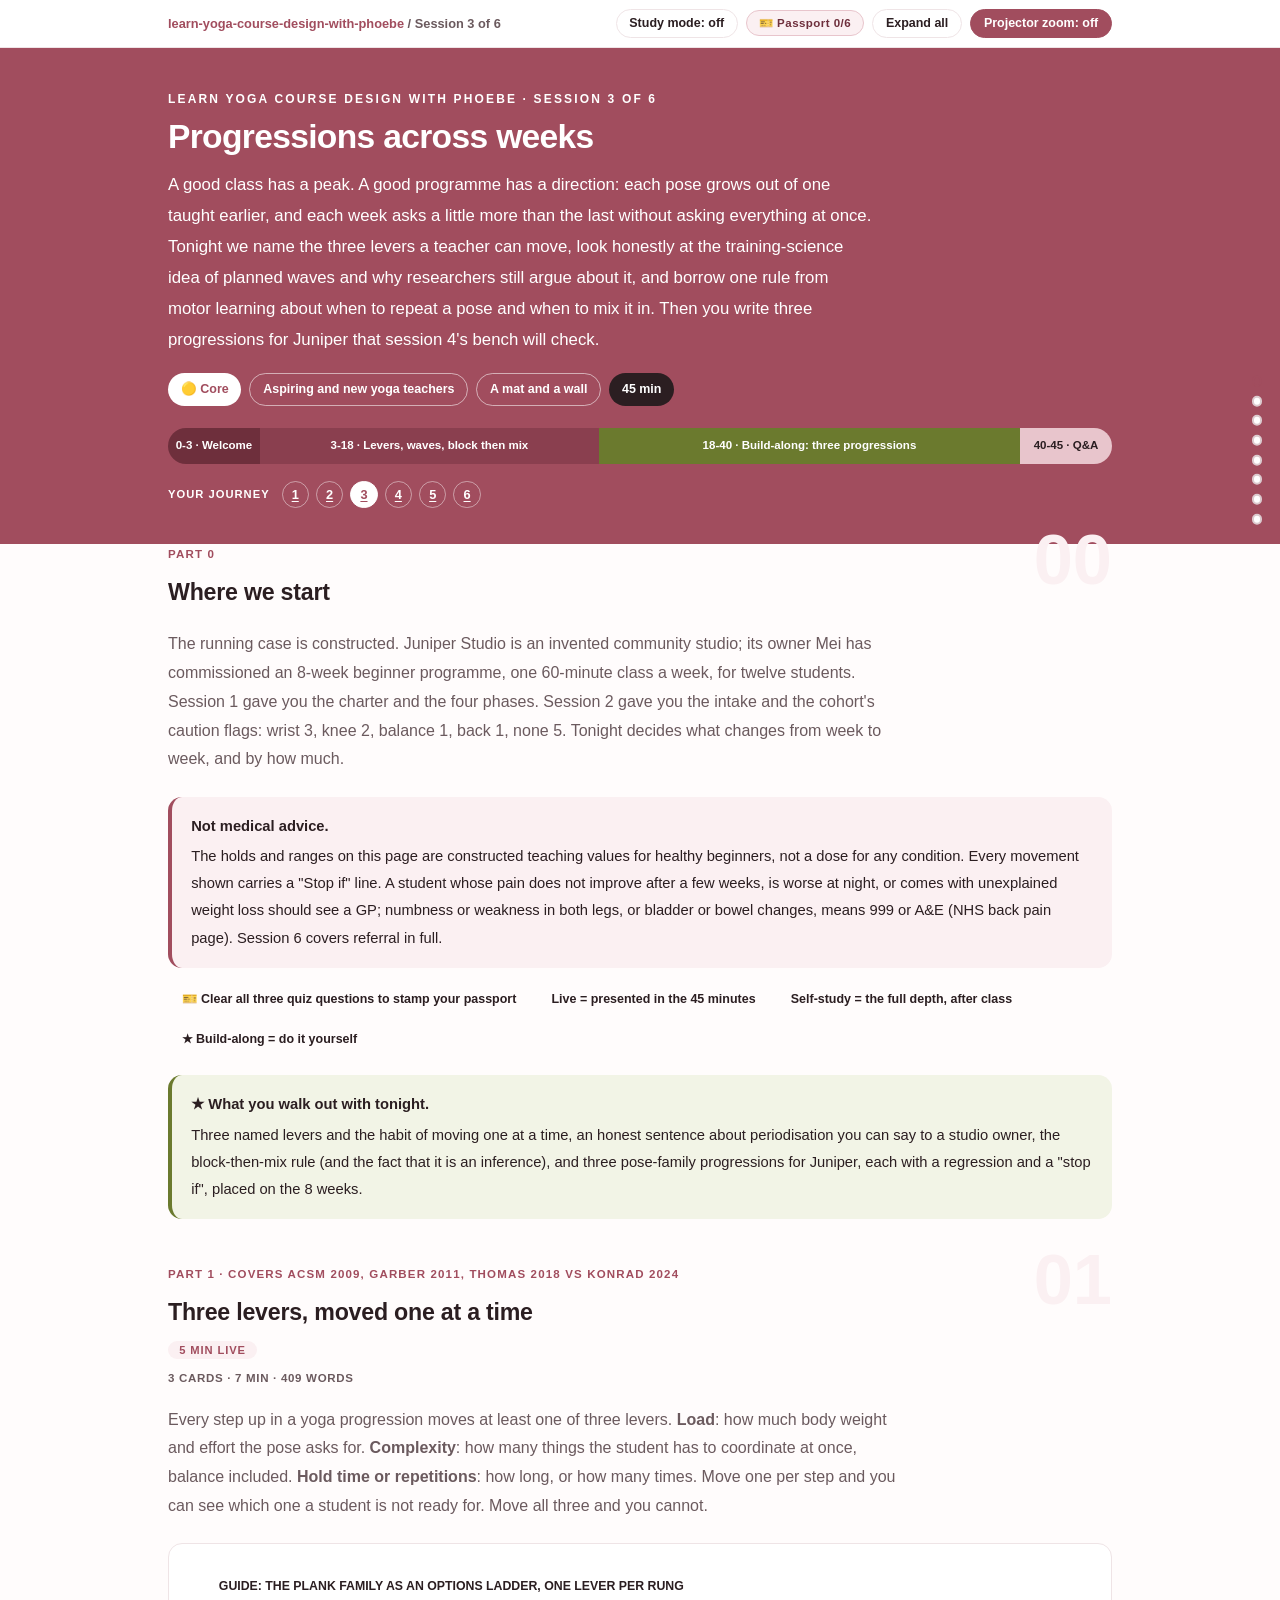
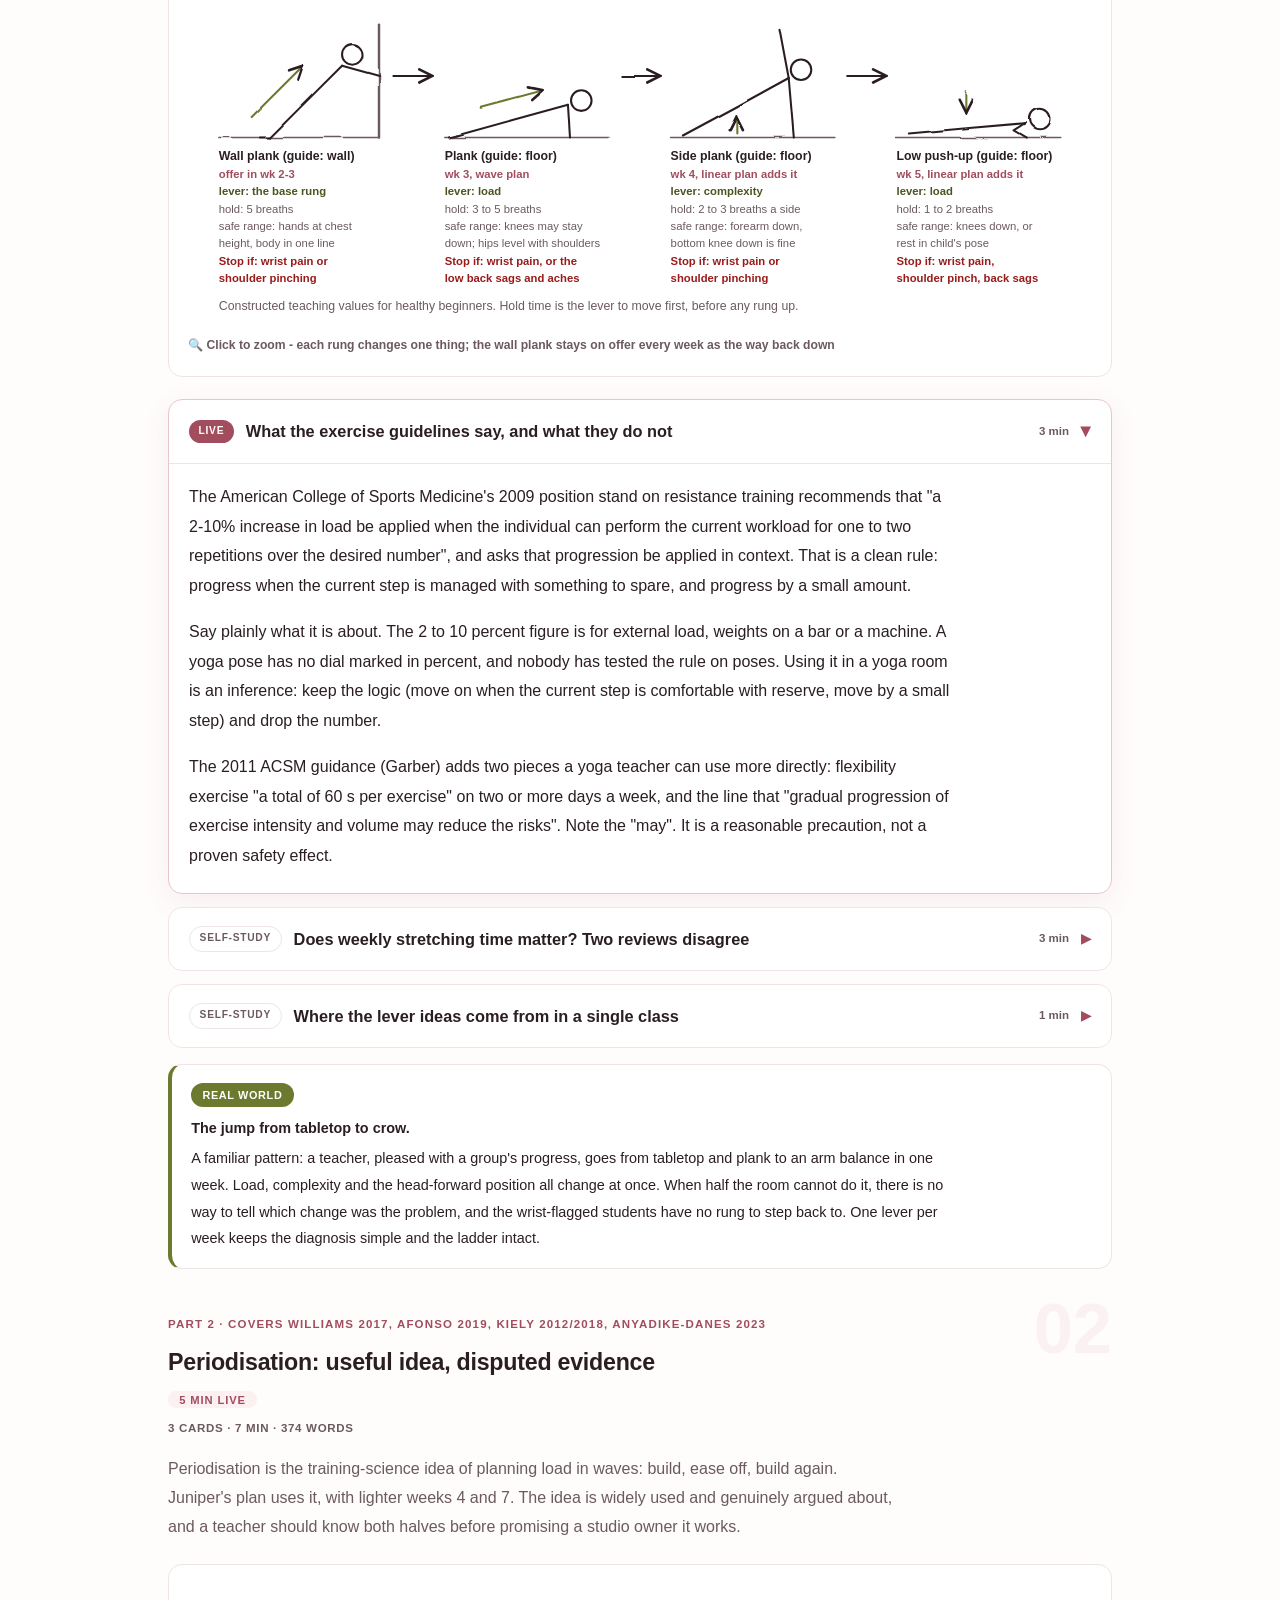
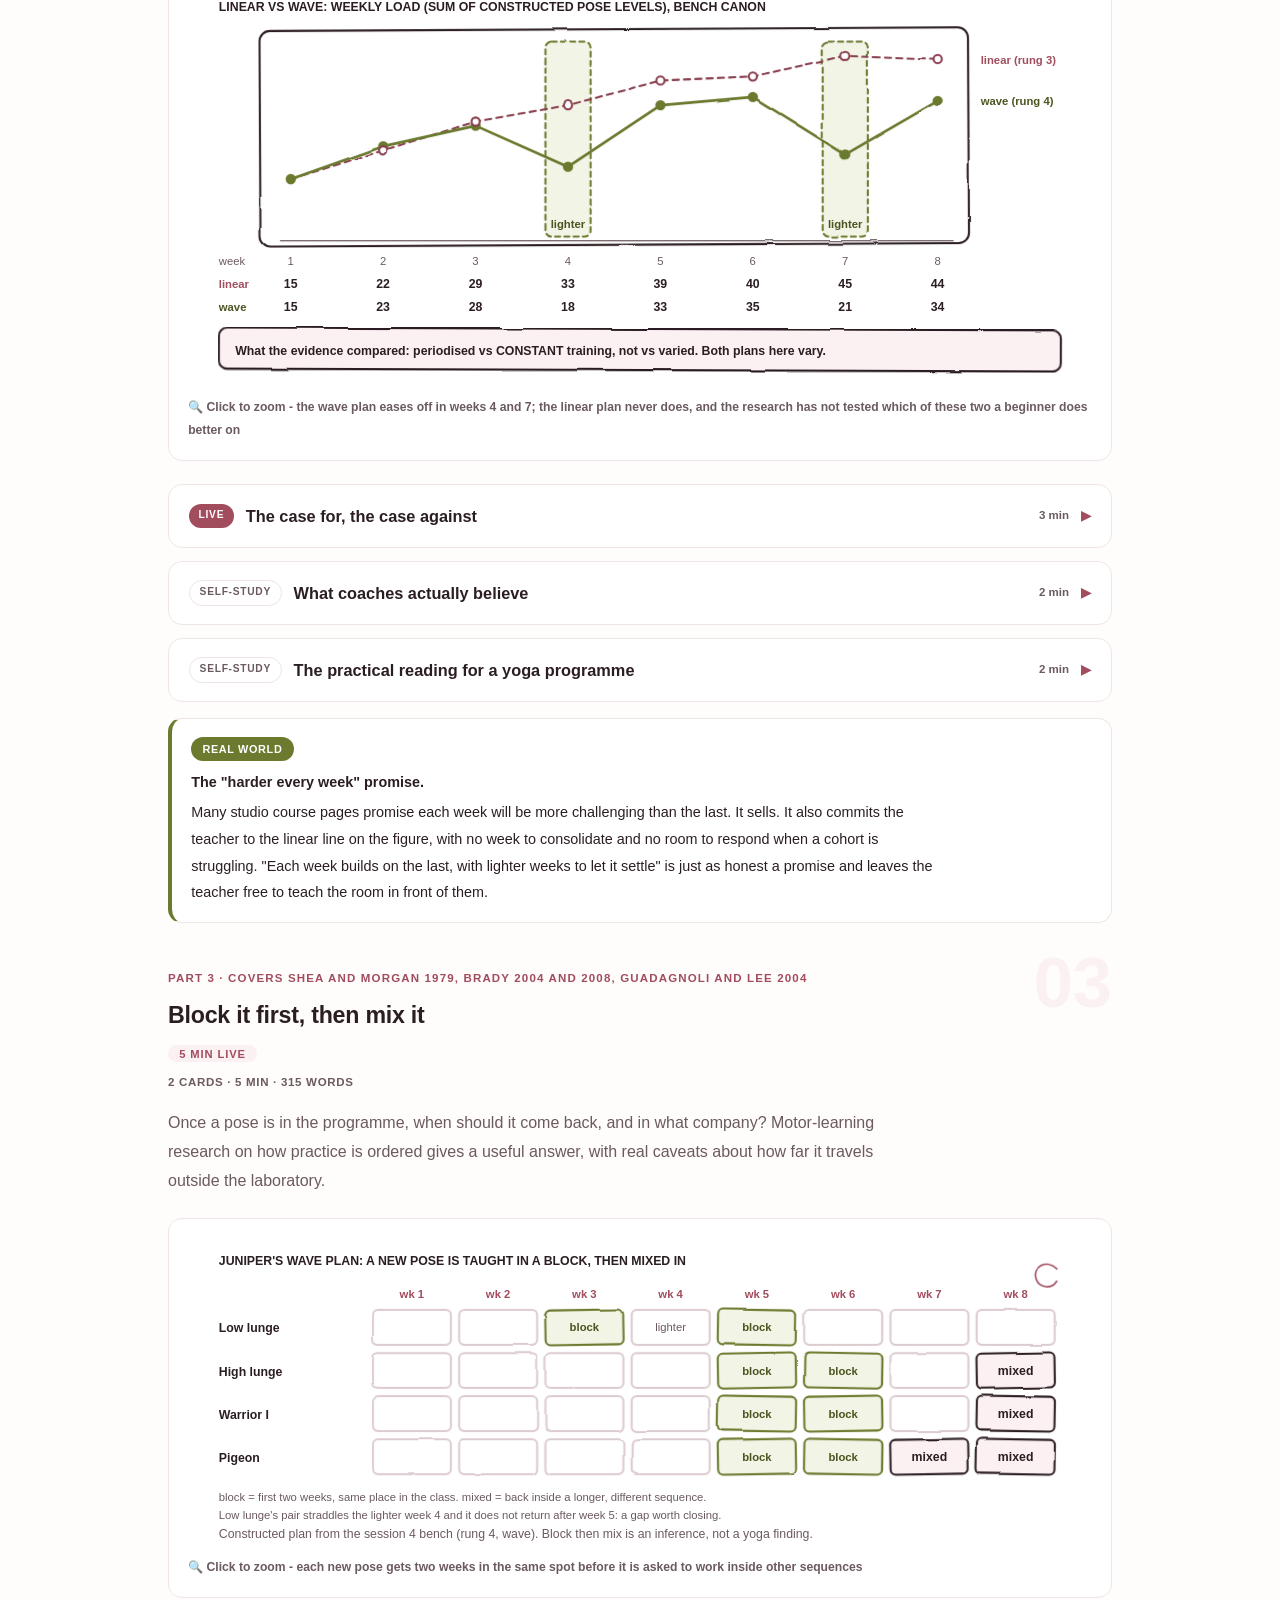
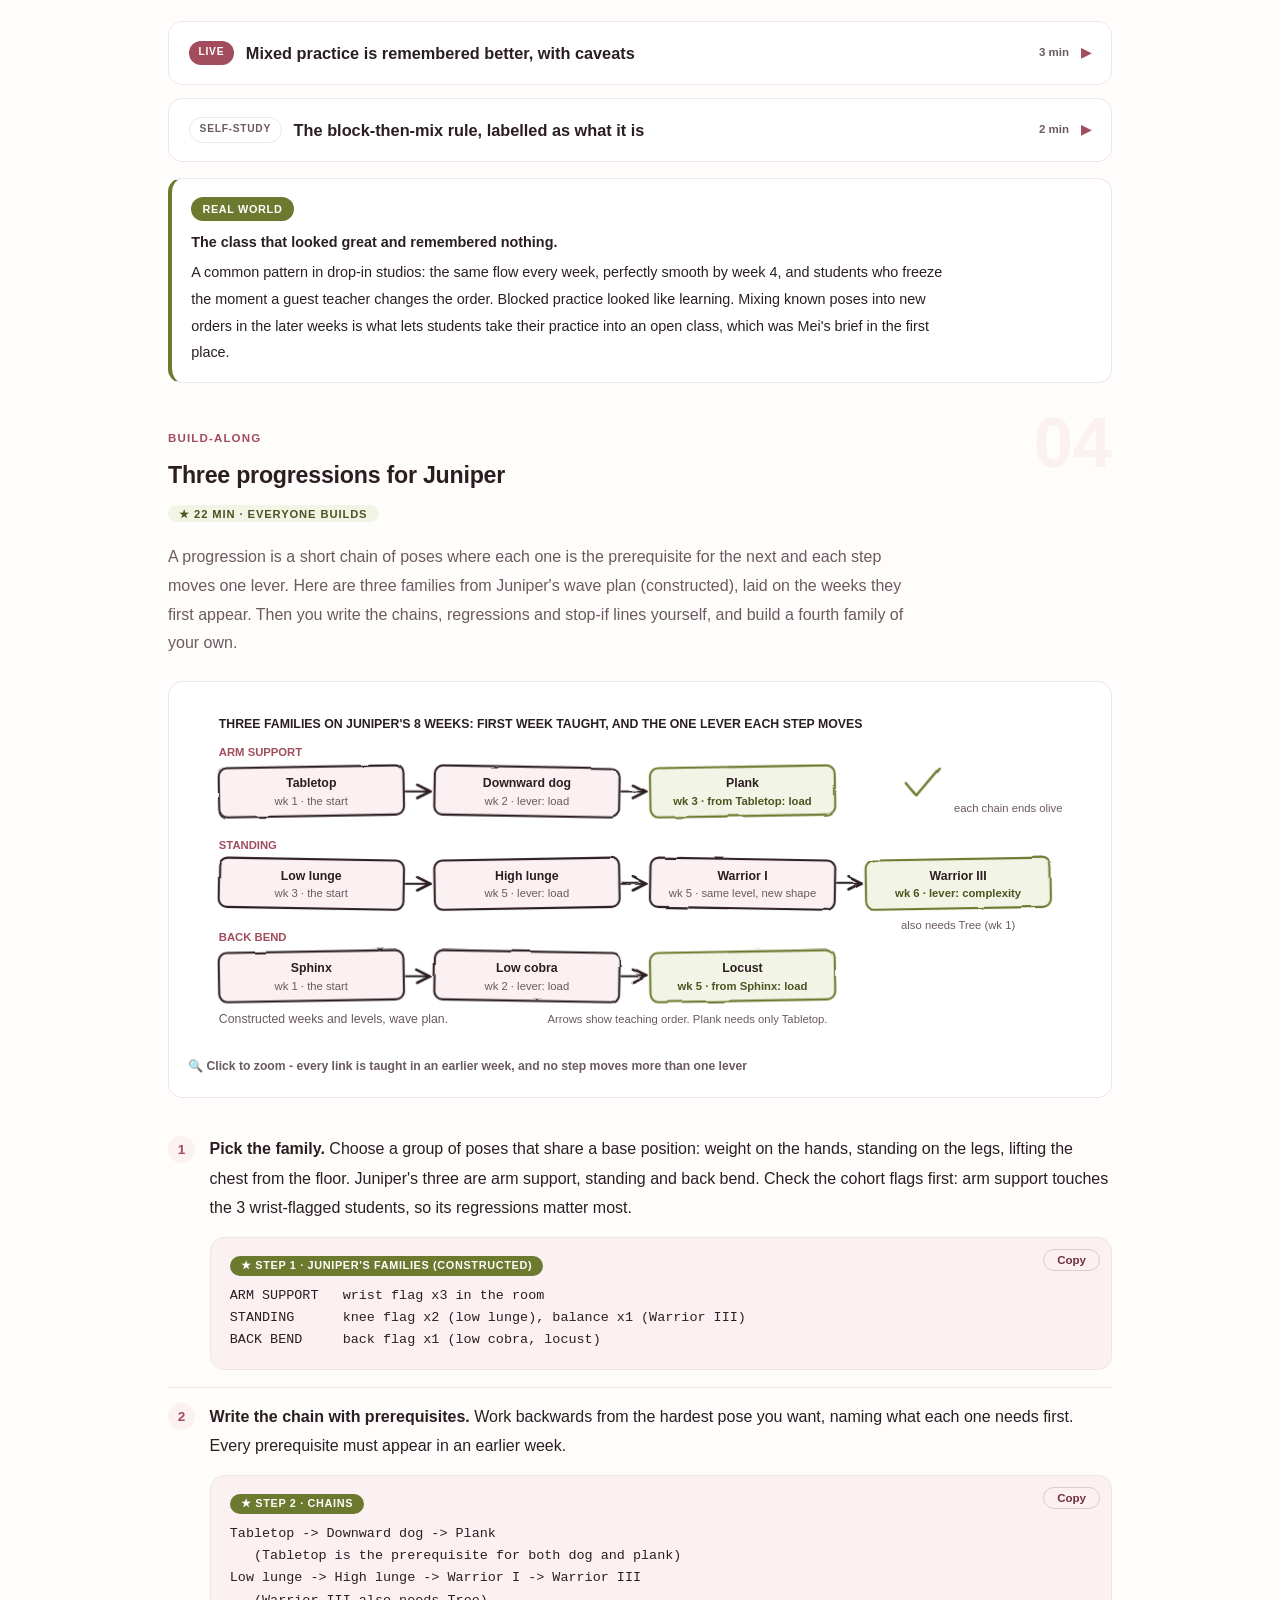
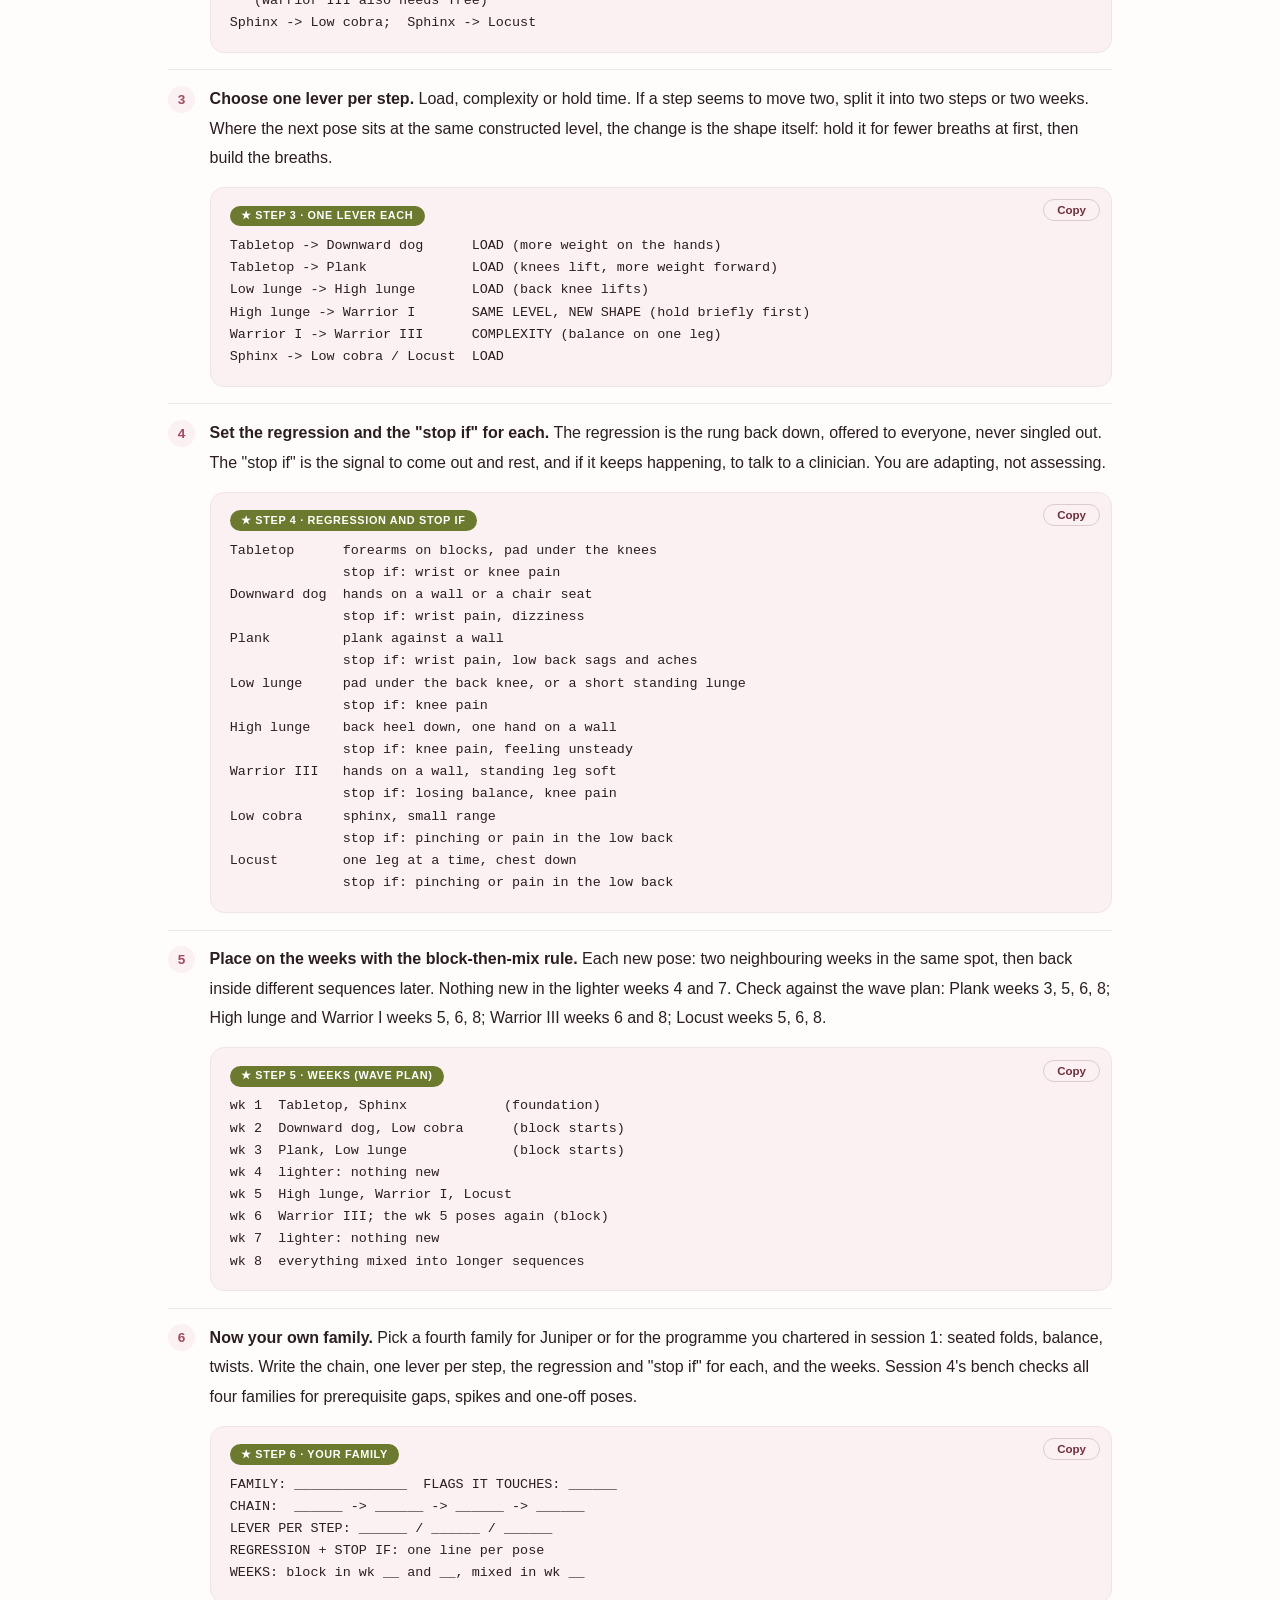
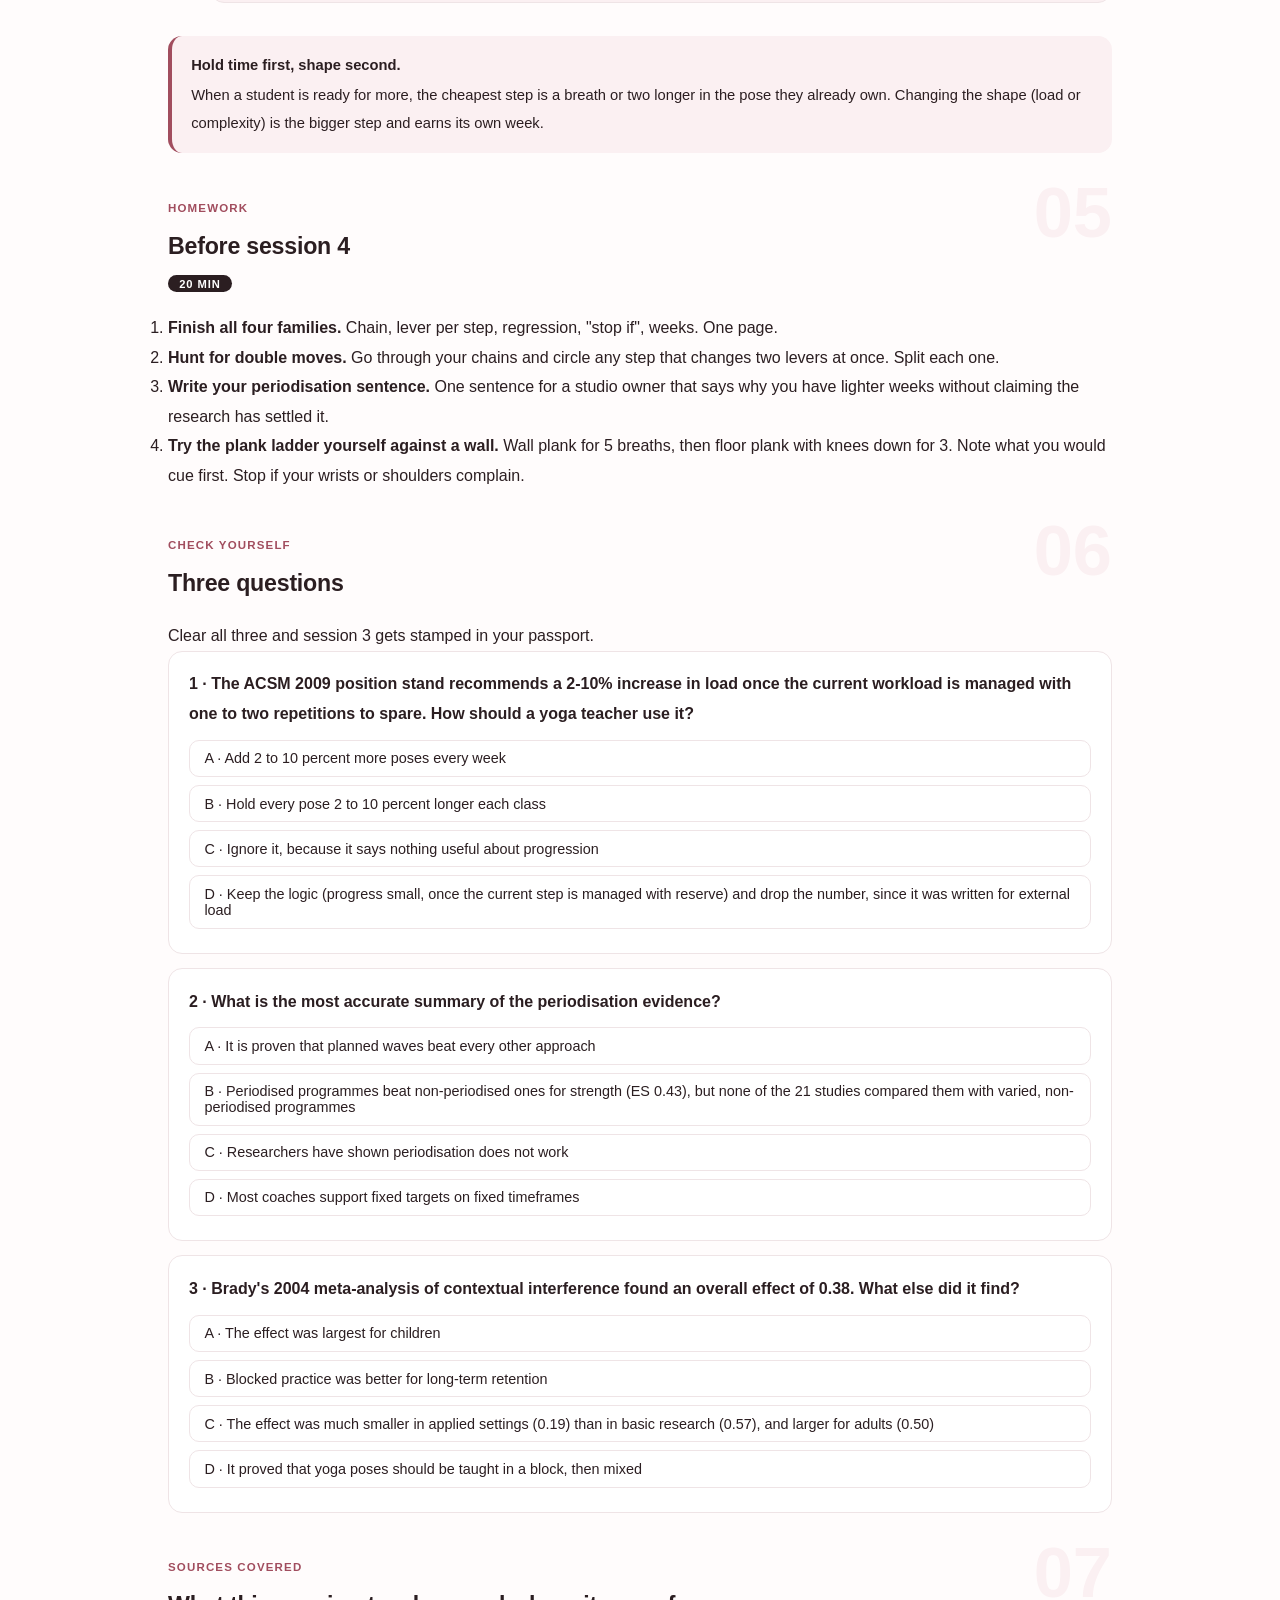
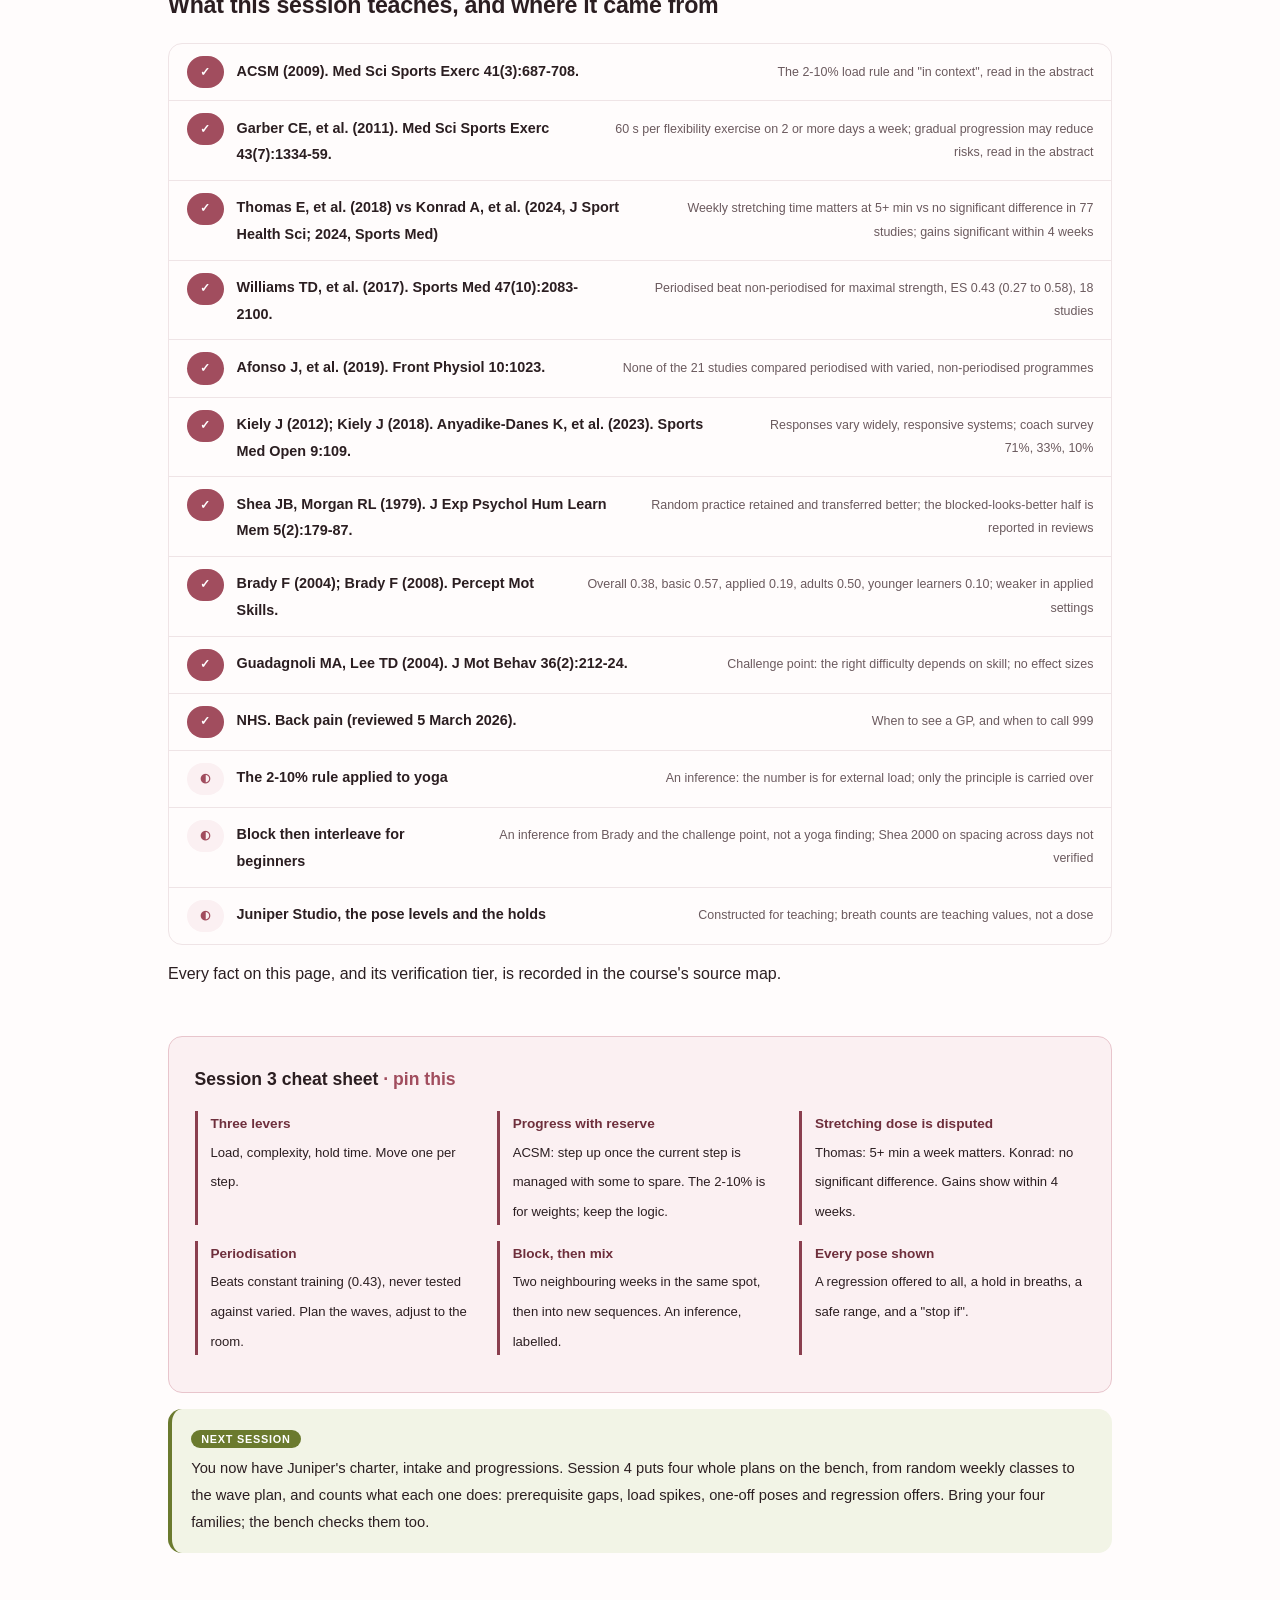
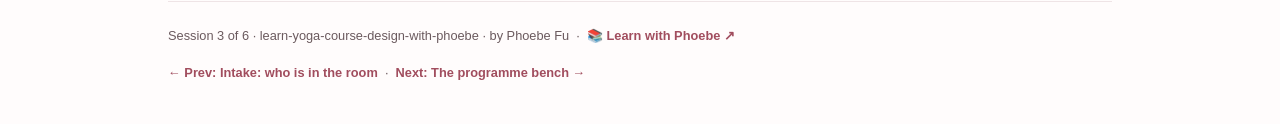
<file: courses/03-progressions-across-weeks.html>
<!DOCTYPE html>
<html lang="en">
<head>
<meta charset="UTF-8">
<meta name="viewport" content="width=device-width, initial-scale=1.0">
<!-- social:start -->
<meta name="description" content="Session 3 of 6. The three levers of a yoga progression (load, complexity, hold time), the genuine dispute over periodisation, and why new poses are best taught in a block before they are mixed. Then write three pose-family progressions for a constructed studio.">
<meta property="og:type" content="article">
<meta property="og:site_name" content="Learn with Phoebe">
<meta property="og:title" content="Progressions across weeks - learn yoga course design with phoebe">
<meta property="og:description" content="Session 3 of 6. Move one lever at a time, plan the waves but adjust to the room, and block a new pose before you mix it.">
<meta property="og:url" content="https://phoebefu6.github.io/learn-yoga-course-design-with-phoebe/courses/03-progressions-across-weeks.html">
<meta property="og:image" content="https://phoebefu6.github.io/learn-yoga-course-design-with-phoebe/assets/og-cover.png">
<meta property="og:image:width" content="1200">
<meta property="og:image:height" content="630">
<meta name="twitter:card" content="summary_large_image">
<meta name="twitter:title" content="Progressions across weeks - learn yoga course design with phoebe">
<meta name="twitter:description" content="Session 3 of 6. Three levers, disputed periodisation, block then mix.">
<meta name="twitter:image" content="https://phoebefu6.github.io/learn-yoga-course-design-with-phoebe/assets/og-cover.png">
<!-- social:end -->
<title>Session 3 · Progressions across weeks - learn yoga course design with phoebe</title>
<link rel="stylesheet" href="../assets/style.css?v=4">
</head>
<body>

<div class="toolbar">
  <div class="wrap">
    <span class="crumb"><a href="../index.html">learn-yoga-course-design-with-phoebe</a> / Session 3 of 6</span>
    <button class="btn" id="toggle-all" type="button">Expand all</button>
    <button class="btn primary" id="zoom-toggle" type="button">Projector zoom: off</button>
  </div>
</div>

<header class="masthead">
  <div class="wrap">
    <div class="eyebrow">Learn Yoga Course Design with Phoebe · Session 3 of 6</div>
    <h1>Progressions <span class="accent">across weeks</span></h1>
    <p class="sub">A good class has a peak. A good programme has a direction: each pose grows out of one taught earlier, and each week asks a little more than the last without asking everything at once. Tonight we name the three levers a teacher can move, look honestly at the training-science idea of planned waves and why researchers still argue about it, and borrow one rule from motor learning about when to repeat a pose and when to mix it in. Then you write three progressions for Juniper that session 4's bench will check.</p>
    <div class="chip-row">
      <span class="chip level">🟡 Core</span>
      <span class="chip audience">Aspiring and new yoga teachers</span>
      <span class="chip audience">A mat and a wall</span>
      <span class="chip time">45 min</span>
    </div>
    <div class="agenda">
      <span class="a1" style="flex:1">0-3 · Welcome</span>
      <span class="a2" style="flex:4">3-18 · Levers, waves, block then mix</span>
      <span class="a3" style="flex:5">18-40 · Build-along: three progressions</span>
      <span class="a4" style="flex:1">40-45 · Q&amp;A</span>
    </div>
  </div>
</header>

<main class="wrap">

  <section class="section" id="intro">
    <div class="section-kicker">
      <span class="klabel">Part 0</span>
      <h2>Where we start</h2>
    </div>
    <p class="lede">The running case is constructed. Juniper Studio is an invented community studio; its owner Mei has commissioned an 8-week beginner programme, one 60-minute class a week, for twelve students. Session 1 gave you the charter and the four phases. Session 2 gave you the intake and the cohort's caution flags: wrist 3, knee 2, balance 1, back 1, none 5. Tonight decides what changes from week to week, and by how much.</p>

    <div class="callout tip">
      <p><strong>Not medical advice.</strong> The holds and ranges on this page are constructed teaching values for healthy beginners, not a dose for any condition. Every movement shown carries a "Stop if" line. A student whose pain does not improve after a few weeks, is worse at night, or comes with unexplained weight loss should see a GP; numbness or weakness in both legs, or bladder or bowel changes, means 999 or A&amp;E (NHS back pain page). Session 6 covers referral in full.</p>
    </div>

    <div class="legend">
      <span class="pill">🎫 Clear all three quiz questions to stamp your passport</span>
      <span class="pill">Live = presented in the 45 minutes</span>
      <span class="pill">Self-study = the full depth, after class</span>
      <span class="pill">★ Build-along = do it yourself</span>
    </div>

    <div class="callout win">
      <p><strong>★ What you walk out with tonight.</strong> Three named levers and the habit of moving one at a time, an honest sentence about periodisation you can say to a studio owner, the block-then-mix rule (and the fact that it is an inference), and three pose-family progressions for Juniper, each with a regression and a "stop if", placed on the 8 weeks.</p>
    </div>
  </section>

  <section class="section" id="part-1">
    <div class="section-kicker">
      <span class="klabel">Part 1 · covers ACSM 2009, Garber 2011, Thomas 2018 vs Konrad 2024</span>
      <h2>Three levers, moved one at a time</h2>
      <span class="tag concept">5 min live</span>
    </div>
    <p class="lede">Every step up in a yoga progression moves at least one of three levers. <strong>Load</strong>: how much body weight and effort the pose asks for. <strong>Complexity</strong>: how many things the student has to coordinate at once, balance included. <strong>Hold time or repetitions</strong>: how long, or how many times. Move one per step and you can see which one a student is not ready for. Move all three and you cannot.</p>

    <figure class="zoomable">
      <svg viewBox="0 0 880 352" xmlns="http://www.w3.org/2000/svg" role="img" aria-label="Movement guide, four stick figures for the plank family. Wall plank, offered in weeks 2 to 3, base rung, hold 5 breaths. Plank, week 3 of the wave plan, load lever, 3 to 5 breaths. Side plank, week 4 of the linear plan, complexity lever, 2 to 3 breaths a side. Low push-up, week 5 of the linear plan, load lever, 1 to 2 breaths. Each has a safe range and a stop-if line.">
        <defs>
          <filter id="y3aSk" x="-3%" y="-3%" width="106%" height="106%"><feTurbulence type="fractalNoise" baseFrequency="0.02" numOctaves="2" seed="53" result="n"/><feDisplacementMap in="SourceGraphic" in2="n" scale="2.4" xChannelSelector="R" yChannelSelector="G"/></filter>
          <marker id="y3aAr" viewBox="0 0 10 10" refX="9" refY="5" markerWidth="8" markerHeight="8" orient="auto"><path d="M1 1 L9 5 L1 9" fill="none" stroke="#2B1E21" stroke-width="1.6" stroke-linecap="round"/></marker>
        </defs>
        <style>
          .y3aH { font: 800 12px Inter, sans-serif; fill: #2B1E21; }
          .y3aL { font: 600 12px Inter, sans-serif; fill: #2B1E21; }
          .y3aS { font: 400 11px Inter, sans-serif; fill: #6B5A5E; }
          .y3aB { font: 800 11px Inter, sans-serif; fill: #4A5520; }
          .y3aA { font: 700 11px Inter, sans-serif; fill: #A14D5E; }
          .y3aN { font: 400 12px Inter, sans-serif; fill: #6B5A5E; }
          .y3aR { font: 800 11px Inter, sans-serif; fill: #991B1B; }
        </style>

        <text class="y3aH" x="30" y="26">GUIDE: THE PLANK FAMILY AS AN OPTIONS LADDER, ONE LEVER PER RUNG</text>

        <g filter="url(#y3aSk)" fill="none" stroke="#2B1E21" stroke-width="2" stroke-linecap="round" stroke-linejoin="round">
          <path d="M30 170 H186" stroke="#6B5A5E" stroke-width="1.4"/>
          <path d="M186 60 V170" stroke="#6B5A5E" stroke-width="2.4"/>
          <path d="M80 170 L114 136 L150 100"/>
          <path d="M150 100 L186 110"/>
          <path d="M80 170 L70 170"/>
          <circle cx="160" cy="89" r="10" fill="#FFFFFF"/>
          <path d="M62 150 L112 100" stroke="#6B7A2E" marker-end="url(#y3aAr)"/>

          <path d="M250 170 H410" stroke="#6B5A5E" stroke-width="1.4"/>
          <path d="M262 168 L316 153 L370 138"/>
          <path d="M370 138 L372 170"/>
          <path d="M262 168 L254 170"/>
          <circle cx="383" cy="134" r="10" fill="#FFFFFF"/>
          <path d="M285 140 L345 124" stroke="#6B7A2E" marker-end="url(#y3aAr)"/>

          <path d="M470 170 H630" stroke="#6B5A5E" stroke-width="1.4"/>
          <path d="M482 168 L534 140 L585 112"/>
          <path d="M585 112 L590 170"/>
          <path d="M585 112 L576 64"/>
          <circle cx="597" cy="104" r="10" fill="#FFFFFF"/>
          <path d="M534 166 L534 150" stroke="#6B7A2E" marker-end="url(#y3aAr)"/>

          <path d="M690 170 H850" stroke="#6B5A5E" stroke-width="1.4"/>
          <path d="M702 166 L758 161 L815 156"/>
          <path d="M815 156 L804 163 L816 170"/>
          <circle cx="829" cy="152" r="10" fill="#FFFFFF"/>
          <path d="M758 126 L758 146" stroke="#6B7A2E" marker-end="url(#y3aAr)"/>

          <path d="M200 110 L238 110" marker-end="url(#y3aAr)"/>
          <path d="M422 110 L460 110" marker-end="url(#y3aAr)"/>
          <path d="M642 110 L680 110" marker-end="url(#y3aAr)"/>
        </g>

        <text class="y3aL" x="30" y="192">Wall plank (guide: wall)</text>
        <text class="y3aA" x="30" y="209">offer in wk 2-3</text>
        <text class="y3aB" x="30" y="226">lever: the base rung</text>
        <text class="y3aS" x="30" y="243">hold: 5 breaths</text>
        <text class="y3aS" x="30" y="260">safe range: hands at chest</text>
        <text class="y3aS" x="30" y="277">height, body in one line</text>
        <text class="y3aR" x="30" y="294">Stop if: wrist pain or</text>
        <text class="y3aR" x="30" y="311">shoulder pinching</text>

        <text class="y3aL" x="250" y="192">Plank (guide: floor)</text>
        <text class="y3aA" x="250" y="209">wk 3, wave plan</text>
        <text class="y3aB" x="250" y="226">lever: load</text>
        <text class="y3aS" x="250" y="243">hold: 3 to 5 breaths</text>
        <text class="y3aS" x="250" y="260">safe range: knees may stay</text>
        <text class="y3aS" x="250" y="277">down; hips level with shoulders</text>
        <text class="y3aR" x="250" y="294">Stop if: wrist pain, or the</text>
        <text class="y3aR" x="250" y="311">low back sags and aches</text>

        <text class="y3aL" x="470" y="192">Side plank (guide: floor)</text>
        <text class="y3aA" x="470" y="209">wk 4, linear plan adds it</text>
        <text class="y3aB" x="470" y="226">lever: complexity</text>
        <text class="y3aS" x="470" y="243">hold: 2 to 3 breaths a side</text>
        <text class="y3aS" x="470" y="260">safe range: forearm down,</text>
        <text class="y3aS" x="470" y="277">bottom knee down is fine</text>
        <text class="y3aR" x="470" y="294">Stop if: wrist pain or</text>
        <text class="y3aR" x="470" y="311">shoulder pinching</text>

        <text class="y3aL" x="690" y="192">Low push-up (guide: floor)</text>
        <text class="y3aA" x="690" y="209">wk 5, linear plan adds it</text>
        <text class="y3aB" x="690" y="226">lever: load</text>
        <text class="y3aS" x="690" y="243">hold: 1 to 2 breaths</text>
        <text class="y3aS" x="690" y="260">safe range: knees down, or</text>
        <text class="y3aS" x="690" y="277">rest in child's pose</text>
        <text class="y3aR" x="690" y="294">Stop if: wrist pain,</text>
        <text class="y3aR" x="690" y="311">shoulder pinch, back sags</text>

        <text class="y3aN" x="30" y="338">Constructed teaching values for healthy beginners. Hold time is the lever to move first, before any rung up.</text>
      </svg>
      <figcaption>🔍 Click to zoom - each rung changes one thing; the wall plank stays on offer every week as the way back down</figcaption>
    </figure>

    <details class="card" open>
      <summary><span class="mode live">Live</span>What the exercise guidelines say, and what they do not<span class="mini">3 min</span><span class="caret">▶</span></summary>
      <div class="body">
        <p>The American College of Sports Medicine's 2009 position stand on resistance training recommends that "a 2-10% increase in load be applied when the individual can perform the current workload for one to two repetitions over the desired number", and asks that progression be applied in context. That is a clean rule: progress when the current step is managed with something to spare, and progress by a small amount.</p>
        <p>Say plainly what it is about. The 2 to 10 percent figure is for external load, weights on a bar or a machine. A yoga pose has no dial marked in percent, and nobody has tested the rule on poses. Using it in a yoga room is an inference: keep the logic (move on when the current step is comfortable with reserve, move by a small step) and drop the number.</p>
        <p>The 2011 ACSM guidance (Garber) adds two pieces a yoga teacher can use more directly: flexibility exercise "a total of 60 s per exercise" on two or more days a week, and the line that "gradual progression of exercise intensity and volume may reduce the risks". Note the "may". It is a reasonable precaution, not a proven safety effect.</p>
      </div>
    </details>

    <details class="card">
      <summary><span class="mode self">Self-study</span>Does weekly stretching time matter? Two reviews disagree<span class="mini">3 min</span><span class="caret">▶</span></summary>
      <div class="body">
        <p>Thomas and colleagues (2018) reviewed stretching programmes and concluded that weekly stretching time matters, with gains associated with 5 minutes or more a week. Konrad and colleagues (2024, J Sport Health Sci) pooled 77 studies and found that volume, intensity and frequency made no significant difference to range-of-motion gains. Both are systematic reviews; they asked slightly different questions of overlapping literatures and reached different answers. Nobody has settled it.</p>
        <p>One finding is more consistent: a second Konrad review (2024, Sports Med) found that static stretching range-of-motion gains were already significant in programmes of 4 weeks or less. For an 8-week beginner programme that is encouraging. Students can notice change inside your programme, so you do not need to push holds hard to get there.</p>
        <p>What a teacher can do with an unresolved question: choose a sensible hold (Garber's 60 seconds per exercise across the week is a fair anchor), keep it steady, and treat hold time as the gentlest lever, the one to move first before load or complexity.</p>
      </div>
    </details>

    <details class="card">
      <summary><span class="mode self">Self-study</span>Where the lever ideas come from in a single class<span class="mini">1 min</span><span class="caret">▶</span></summary>
      <div class="body">
        <p>How a single pose is built, which joints load and how to cue it, belongs to <a href="https://phoebefu6.github.io/learn-yoga-theory-with-phoebe/courses/06-asana-theory.html">Yoga Theory session 6: asana theory ↗</a> and <a href="https://phoebefu6.github.io/learn-yoga-theory-with-phoebe/courses/05-functional-anatomy.html">session 5: functional anatomy ↗</a>. Here we only ask which week each version of a pose belongs in.</p>
      </div>
    </details>

    <div class="callout example">
      <span class="ex-pill">Real world</span>
      <p><strong>The jump from tabletop to crow.</strong> A familiar pattern: a teacher, pleased with a group's progress, goes from tabletop and plank to an arm balance in one week. Load, complexity and the head-forward position all change at once. When half the room cannot do it, there is no way to tell which change was the problem, and the wrist-flagged students have no rung to step back to. One lever per week keeps the diagnosis simple and the ladder intact.</p>
    </div>
  </section>

  <section class="section" id="part-2">
    <div class="section-kicker">
      <span class="klabel">Part 2 · covers Williams 2017, Afonso 2019, Kiely 2012/2018, Anyadike-Danes 2023</span>
      <h2>Periodisation: useful idea, disputed evidence</h2>
      <span class="tag concept">5 min live</span>
    </div>
    <p class="lede">Periodisation is the training-science idea of planning load in waves: build, ease off, build again. Juniper's plan uses it, with lighter weeks 4 and 7. The idea is widely used and genuinely argued about, and a teacher should know both halves before promising a studio owner it works.</p>

    <figure class="zoomable">
      <svg viewBox="0 0 880 392" xmlns="http://www.w3.org/2000/svg" role="img" aria-label="Weekly load over 8 weeks for two constructed plans from the session 4 bench. Linear, rung 3: 15, 22, 29, 33, 39, 40, 45, 44. Wave, rung 4: 15, 23, 28, 18, 33, 35, 21, 34, with lighter weeks 4 and 7. Note: the evidence compared periodised training with constant training, not with varied training.">
        <defs>
          <filter id="y3bSk" x="-3%" y="-3%" width="106%" height="106%"><feTurbulence type="fractalNoise" baseFrequency="0.02" numOctaves="2" seed="61" result="n"/><feDisplacementMap in="SourceGraphic" in2="n" scale="2.4" xChannelSelector="R" yChannelSelector="G"/></filter>
        </defs>
        <style>
          .y3bH { font: 800 12px Inter, sans-serif; fill: #2B1E21; }
          .y3bL { font: 600 12px Inter, sans-serif; fill: #2B1E21; }
          .y3bS { font: 400 11px Inter, sans-serif; fill: #6B5A5E; }
          .y3bB { font: 800 11px Inter, sans-serif; fill: #4A5520; }
          .y3bA { font: 700 11px Inter, sans-serif; fill: #A14D5E; }
          .y3bN { font: 400 12px Inter, sans-serif; fill: #6B5A5E; }
        </style>

        <text class="y3bH" x="30" y="26">LINEAR VS WAVE: WEEKLY LOAD (SUM OF CONSTRUCTED POSE LEVELS), BENCH CANON</text>

        <g filter="url(#y3bSk)" fill="none" stroke="#2B1E21" stroke-width="2" stroke-linecap="round" stroke-linejoin="round">
          <rect x="70" y="44" width="690" height="210" rx="10" transform="rotate(-0.3 415 149)" fill="#FFFFFF"/>
          <rect x="348" y="56" width="44" height="190" rx="6" fill="#F2F4E6" stroke="#6B7A2E" stroke-dasharray="5 4"/>
          <rect x="618" y="56" width="44" height="190" rx="6" fill="#F2F4E6" stroke="#6B7A2E" stroke-dasharray="5 4"/>
          <path d="M90 250 H745" stroke="#6B5A5E" stroke-width="1.4"/>
          <path d="M100 190 L190 162 L280 134 L370 118 L460 94 L550 90 L640 70 L730 74" stroke="#8A3F4F" stroke-dasharray="6 5"/>
          <path d="M100 190 L190 158 L280 138 L370 178 L460 118 L550 110 L640 166 L730 114" stroke="#6B7A2E" stroke-width="2.6"/>
          <circle cx="100" cy="190" r="4" fill="#6B7A2E" stroke="#6B7A2E"/>
          <circle cx="190" cy="158" r="4" fill="#6B7A2E" stroke="#6B7A2E"/>
          <circle cx="280" cy="138" r="4" fill="#6B7A2E" stroke="#6B7A2E"/>
          <circle cx="370" cy="178" r="4" fill="#6B7A2E" stroke="#6B7A2E"/>
          <circle cx="460" cy="118" r="4" fill="#6B7A2E" stroke="#6B7A2E"/>
          <circle cx="550" cy="110" r="4" fill="#6B7A2E" stroke="#6B7A2E"/>
          <circle cx="640" cy="166" r="4" fill="#6B7A2E" stroke="#6B7A2E"/>
          <circle cx="730" cy="114" r="4" fill="#6B7A2E" stroke="#6B7A2E"/>
          <circle cx="190" cy="162" r="4" fill="#FFFFFF" stroke="#8A3F4F"/>
          <circle cx="280" cy="134" r="4" fill="#FFFFFF" stroke="#8A3F4F"/>
          <circle cx="370" cy="118" r="4" fill="#FFFFFF" stroke="#8A3F4F"/>
          <circle cx="460" cy="94" r="4" fill="#FFFFFF" stroke="#8A3F4F"/>
          <circle cx="550" cy="90" r="4" fill="#FFFFFF" stroke="#8A3F4F"/>
          <circle cx="640" cy="70" r="4" fill="#FFFFFF" stroke="#8A3F4F"/>
          <circle cx="730" cy="74" r="4" fill="#FFFFFF" stroke="#8A3F4F"/>
          <rect x="30" y="336" width="820" height="40" rx="8" transform="rotate(0.2 440 356)" fill="#FBF0F2"/>
        </g>

        <text class="y3bA" x="772" y="78">linear (rung 3)</text>
        <text class="y3bB" x="772" y="118">wave (rung 4)</text>
        <text class="y3bB" x="370" y="238" text-anchor="middle">lighter</text>
        <text class="y3bB" x="640" y="238" text-anchor="middle">lighter</text>

        <text class="y3bS" x="30" y="274">week</text>
        <text class="y3bS" x="100" y="274" text-anchor="middle">1</text>
        <text class="y3bS" x="190" y="274" text-anchor="middle">2</text>
        <text class="y3bS" x="280" y="274" text-anchor="middle">3</text>
        <text class="y3bS" x="370" y="274" text-anchor="middle">4</text>
        <text class="y3bS" x="460" y="274" text-anchor="middle">5</text>
        <text class="y3bS" x="550" y="274" text-anchor="middle">6</text>
        <text class="y3bS" x="640" y="274" text-anchor="middle">7</text>
        <text class="y3bS" x="730" y="274" text-anchor="middle">8</text>

        <text class="y3bA" x="30" y="296">linear</text>
        <text class="y3bL" x="100" y="296" text-anchor="middle">15</text>
        <text class="y3bL" x="190" y="296" text-anchor="middle">22</text>
        <text class="y3bL" x="280" y="296" text-anchor="middle">29</text>
        <text class="y3bL" x="370" y="296" text-anchor="middle">33</text>
        <text class="y3bL" x="460" y="296" text-anchor="middle">39</text>
        <text class="y3bL" x="550" y="296" text-anchor="middle">40</text>
        <text class="y3bL" x="640" y="296" text-anchor="middle">45</text>
        <text class="y3bL" x="730" y="296" text-anchor="middle">44</text>

        <text class="y3bB" x="30" y="318">wave</text>
        <text class="y3bL" x="100" y="318" text-anchor="middle">15</text>
        <text class="y3bL" x="190" y="318" text-anchor="middle">23</text>
        <text class="y3bL" x="280" y="318" text-anchor="middle">28</text>
        <text class="y3bL" x="370" y="318" text-anchor="middle">18</text>
        <text class="y3bL" x="460" y="318" text-anchor="middle">33</text>
        <text class="y3bL" x="550" y="318" text-anchor="middle">35</text>
        <text class="y3bL" x="640" y="318" text-anchor="middle">21</text>
        <text class="y3bL" x="730" y="318" text-anchor="middle">34</text>

        <text class="y3bL" x="46" y="361">What the evidence compared: periodised vs CONSTANT training, not vs varied. Both plans here vary.</text>
      </svg>
      <figcaption>🔍 Click to zoom - the wave plan eases off in weeks 4 and 7; the linear plan never does, and the research has not tested which of these two a beginner does better on</figcaption>
    </figure>

    <details class="card">
      <summary><span class="mode live">Live</span>The case for, the case against<span class="mini">3 min</span><span class="caret">▶</span></summary>
      <div class="body">
        <p><strong>For.</strong> Williams and colleagues (2017) pooled 18 studies with 81 effects and found periodised programmes beat non-periodised ones for maximal strength, effect size 0.43 (95% CI 0.27 to 0.58), with undulating models (load that goes up and down) looking more favourable.</p>
        <p><strong>Against, or at least not so fast.</strong> Afonso and colleagues (2019) looked closely at what those comparisons were: "None of the 21 studies included in the two meta-analyses compared periodized programs with varied, non-periodized programs." The non-periodised groups mostly did the same thing every week. So the evidence shows that planned variation beats no variation. It does not show that a planned wave beats sensible, unplanned variation.</p>
        <p><strong>A third view.</strong> Kiely (2012) is not rejecting periodisation. His argument is that training responses vary widely between people, so a fixed plan written weeks ahead should give way to a responsive one that adjusts to how people are actually doing. Kiely (2018) goes further and argues that the stress model periodisation was built on needs re-evaluating.</p>
        <p>Those three positions are all current. Nobody has settled it, and you should not either.</p>
      </div>
    </details>

    <details class="card">
      <summary><span class="mode self">Self-study</span>What coaches actually believe<span class="mini">2 min</span><span class="caret">▶</span></summary>
      <div class="body">
        <p>Anyadike-Danes and colleagues (2023) surveyed 106 coaches. 71 percent called their approach periodisation. Only 33 percent agreed that adaptations are achievable in fixed timeframes, and only 10 percent supported fixed targets. In other words, most practitioners use the word and few trust a rigid calendar. That is close to the practical reading below.</p>
        <p>All of this research is on athletes and strength outcomes, not on yoga beginners. Carrying it into a yoga room is a borrowing, and a reasonable one only at the level of the principle.</p>
      </div>
    </details>

    <details class="card">
      <summary><span class="mode self">Self-study</span>The practical reading for a yoga programme<span class="mini">2 min</span><span class="caret">▶</span></summary>
      <div class="body">
        <p>Plan the waves, then adjust to the room. Juniper's lighter weeks 4 and 7 are written in for two reasons that do not depend on winning the periodisation argument: they give absent students a week to catch up without falling further behind (session 1's attendance numbers), and they give everyone a chance to own what they have learned. If the room arrives in week 5 tired or stiff, the plan bends; if they arrive keen, it can step up a rung. A plan is the default, not a contract.</p>
        <p>For the wider idea of shaping a learning arc across a course, see <a href="https://phoebefu6.github.io/learn-course-design-with-phoebe/courses/a3-the-arc.html">Course Design: the arc ↗</a>.</p>
      </div>
    </details>

    <div class="callout example">
      <span class="ex-pill">Real world</span>
      <p><strong>The "harder every week" promise.</strong> Many studio course pages promise each week will be more challenging than the last. It sells. It also commits the teacher to the linear line on the figure, with no week to consolidate and no room to respond when a cohort is struggling. "Each week builds on the last, with lighter weeks to let it settle" is just as honest a promise and leaves the teacher free to teach the room in front of them.</p>
    </div>
  </section>

  <section class="section" id="part-3">
    <div class="section-kicker">
      <span class="klabel">Part 3 · covers Shea and Morgan 1979, Brady 2004 and 2008, Guadagnoli and Lee 2004</span>
      <h2>Block it first, then mix it</h2>
      <span class="tag concept">5 min live</span>
    </div>
    <p class="lede">Once a pose is in the programme, when should it come back, and in what company? Motor-learning research on how practice is ordered gives a useful answer, with real caveats about how far it travels outside the laboratory.</p>

    <figure class="zoomable">
      <svg viewBox="0 0 880 300" xmlns="http://www.w3.org/2000/svg" role="img" aria-label="Grid of four poses by eight weeks from Juniper's wave plan. Low lunge: block in weeks 3 and 5, around the lighter week 4, and not seen after. High lunge: block in weeks 5 and 6, mixed in week 8. Warrior I: block in weeks 5 and 6, mixed in week 8. Pigeon: block in weeks 5 and 6, mixed in weeks 7 and 8.">
        <defs>
          <filter id="y3cSk" x="-3%" y="-3%" width="106%" height="106%"><feTurbulence type="fractalNoise" baseFrequency="0.02" numOctaves="2" seed="67" result="n"/><feDisplacementMap in="SourceGraphic" in2="n" scale="2.4" xChannelSelector="R" yChannelSelector="G"/></filter>
        </defs>
        <style>
          .y3cH { font: 800 12px Inter, sans-serif; fill: #2B1E21; }
          .y3cL { font: 600 12px Inter, sans-serif; fill: #2B1E21; }
          .y3cS { font: 400 11px Inter, sans-serif; fill: #6B5A5E; }
          .y3cB { font: 800 11px Inter, sans-serif; fill: #4A5520; }
          .y3cA { font: 700 11px Inter, sans-serif; fill: #A14D5E; }
          .y3cN { font: 400 12px Inter, sans-serif; fill: #6B5A5E; }
        </style>

        <text class="y3cH" x="30" y="26">JUNIPER'S WAVE PLAN: A NEW POSE IS TAUGHT IN A BLOCK, THEN MIXED IN</text>

        <text class="y3cA" x="218" y="58" text-anchor="middle">wk 1</text>
        <text class="y3cA" x="302" y="58" text-anchor="middle">wk 2</text>
        <text class="y3cA" x="386" y="58" text-anchor="middle">wk 3</text>
        <text class="y3cA" x="470" y="58" text-anchor="middle">wk 4</text>
        <text class="y3cA" x="554" y="58" text-anchor="middle">wk 5</text>
        <text class="y3cA" x="638" y="58" text-anchor="middle">wk 6</text>
        <text class="y3cA" x="722" y="58" text-anchor="middle">wk 7</text>
        <text class="y3cA" x="806" y="58" text-anchor="middle">wk 8</text>

        <g filter="url(#y3cSk)" fill="none" stroke="#2B1E21" stroke-width="2" stroke-linecap="round" stroke-linejoin="round">
          <rect x="180" y="70" width="76" height="34" rx="5" fill="#FFFFFF" stroke="#DCCBCF"/>
          <rect x="264" y="70" width="76" height="34" rx="5" fill="#FFFFFF" stroke="#DCCBCF"/>
          <rect x="348" y="70" width="76" height="34" rx="5" transform="rotate(-1 386 87)" fill="#F2F4E6" stroke="#6B7A2E"/>
          <rect x="432" y="70" width="76" height="34" rx="5" fill="#FFFFFF" stroke="#DCCBCF"/>
          <rect x="516" y="70" width="76" height="34" rx="5" transform="rotate(1 554 87)" fill="#F2F4E6" stroke="#6B7A2E"/>
          <rect x="600" y="70" width="76" height="34" rx="5" fill="#FFFFFF" stroke="#DCCBCF"/>
          <rect x="684" y="70" width="76" height="34" rx="5" fill="#FFFFFF" stroke="#DCCBCF"/>
          <rect x="768" y="70" width="76" height="34" rx="5" fill="#FFFFFF" stroke="#DCCBCF"/>

          <rect x="180" y="112" width="76" height="34" rx="5" fill="#FFFFFF" stroke="#DCCBCF"/>
          <rect x="264" y="112" width="76" height="34" rx="5" fill="#FFFFFF" stroke="#DCCBCF"/>
          <rect x="348" y="112" width="76" height="34" rx="5" fill="#FFFFFF" stroke="#DCCBCF"/>
          <rect x="432" y="112" width="76" height="34" rx="5" fill="#FFFFFF" stroke="#DCCBCF"/>
          <rect x="516" y="112" width="76" height="34" rx="5" transform="rotate(-1 554 129)" fill="#F2F4E6" stroke="#6B7A2E"/>
          <rect x="600" y="112" width="76" height="34" rx="5" transform="rotate(1 638 129)" fill="#F2F4E6" stroke="#6B7A2E"/>
          <rect x="684" y="112" width="76" height="34" rx="5" fill="#FFFFFF" stroke="#DCCBCF"/>
          <rect x="768" y="112" width="76" height="34" rx="5" transform="rotate(-1 806 129)" fill="#FBF0F2"/>

          <rect x="180" y="154" width="76" height="34" rx="5" fill="#FFFFFF" stroke="#DCCBCF"/>
          <rect x="264" y="154" width="76" height="34" rx="5" fill="#FFFFFF" stroke="#DCCBCF"/>
          <rect x="348" y="154" width="76" height="34" rx="5" fill="#FFFFFF" stroke="#DCCBCF"/>
          <rect x="432" y="154" width="76" height="34" rx="5" fill="#FFFFFF" stroke="#DCCBCF"/>
          <rect x="516" y="154" width="76" height="34" rx="5" transform="rotate(1 554 171)" fill="#F2F4E6" stroke="#6B7A2E"/>
          <rect x="600" y="154" width="76" height="34" rx="5" transform="rotate(-1 638 171)" fill="#F2F4E6" stroke="#6B7A2E"/>
          <rect x="684" y="154" width="76" height="34" rx="5" fill="#FFFFFF" stroke="#DCCBCF"/>
          <rect x="768" y="154" width="76" height="34" rx="5" transform="rotate(1 806 171)" fill="#FBF0F2"/>

          <rect x="180" y="196" width="76" height="34" rx="5" fill="#FFFFFF" stroke="#DCCBCF"/>
          <rect x="264" y="196" width="76" height="34" rx="5" fill="#FFFFFF" stroke="#DCCBCF"/>
          <rect x="348" y="196" width="76" height="34" rx="5" fill="#FFFFFF" stroke="#DCCBCF"/>
          <rect x="432" y="196" width="76" height="34" rx="5" fill="#FFFFFF" stroke="#DCCBCF"/>
          <rect x="516" y="196" width="76" height="34" rx="5" transform="rotate(-1 554 213)" fill="#F2F4E6" stroke="#6B7A2E"/>
          <rect x="600" y="196" width="76" height="34" rx="5" transform="rotate(1 638 213)" fill="#F2F4E6" stroke="#6B7A2E"/>
          <rect x="684" y="196" width="76" height="34" rx="5" transform="rotate(-1 722 213)" fill="#FBF0F2"/>
          <rect x="768" y="196" width="76" height="34" rx="5" transform="rotate(1 806 213)" fill="#FBF0F2"/>

          <path d="M846 30 c-10 -10 -24 -2 -20 10 c3 9 16 10 20 2" stroke="#A14D5E" stroke-width="1.6"/>
        </g>

        <text class="y3cL" x="30" y="92">Low lunge</text>
        <text class="y3cL" x="30" y="134">High lunge</text>
        <text class="y3cL" x="30" y="176">Warrior I</text>
        <text class="y3cL" x="30" y="218">Pigeon</text>

        <text class="y3cB" x="386" y="91" text-anchor="middle">block</text>
        <text class="y3cS" x="470" y="91" text-anchor="middle">lighter</text>
        <text class="y3cB" x="554" y="91" text-anchor="middle">block</text>
        <text class="y3cB" x="554" y="133" text-anchor="middle">block</text>
        <text class="y3cB" x="638" y="133" text-anchor="middle">block</text>
        <text class="y3cL" x="806" y="133" text-anchor="middle">mixed</text>
        <text class="y3cB" x="554" y="175" text-anchor="middle">block</text>
        <text class="y3cB" x="638" y="175" text-anchor="middle">block</text>
        <text class="y3cL" x="806" y="175" text-anchor="middle">mixed</text>
        <text class="y3cB" x="554" y="217" text-anchor="middle">block</text>
        <text class="y3cB" x="638" y="217" text-anchor="middle">block</text>
        <text class="y3cL" x="722" y="217" text-anchor="middle">mixed</text>
        <text class="y3cL" x="806" y="217" text-anchor="middle">mixed</text>

        <text class="y3cS" x="30" y="256">block = first two weeks, same place in the class. mixed = back inside a longer, different sequence.</text>
        <text class="y3cS" x="30" y="274">Low lunge's pair straddles the lighter week 4 and it does not return after week 5: a gap worth closing.</text>
        <text class="y3cN" x="30" y="292">Constructed plan from the session 4 bench (rung 4, wave). Block then mix is an inference, not a yoga finding.</text>
      </svg>
      <figcaption>🔍 Click to zoom - each new pose gets two weeks in the same spot before it is asked to work inside other sequences</figcaption>
    </figure>

    <details class="card">
      <summary><span class="mode live">Live</span>Mixed practice is remembered better, with caveats<span class="mini">3 min</span><span class="caret">▶</span></summary>
      <div class="body">
        <p>In 1979 Shea and Morgan had people learn several movement patterns either in blocks (all of one, then all of the next) or in a random order. The random-order group retained and transferred the skills better. Reviews report the other half of the finding: during practice itself, the blocked group looked better. That gap, worse-looking practice but better learning, is called the contextual interference effect.</p>
        <p>How big is it in real life? Brady's 2004 meta-analysis of 61 studies (139 effects) put the overall effect at 0.38, but 0.57 in basic laboratory research against 0.19 in applied settings, and 0.50 for adults against 0.10 for younger learners. His 2008 update called the effect "considerably weaker in applied settings". So it is real, smaller outside the lab, and stronger for adults like Juniper's students.</p>
        <p>Guadagnoli and Lee's challenge point framework (2004) explains why it is not universal: the right amount of difficulty depends on the performer's skill. Mixing helps a learner who already has the basic pattern. For a true beginner, the same mixing can simply be too much.</p>
      </div>
    </details>

    <details class="card">
      <summary><span class="mode self">Self-study</span>The block-then-mix rule, labelled as what it is<span class="mini">2 min</span><span class="caret">▶</span></summary>
      <div class="body">
        <p>Put Brady's adult finding together with the challenge point and you get a working rule: teach a new pose in a block (two neighbouring weeks, the same place in the class, the same lead-in) until students have the basic shape, then mix it into longer and different sequences. That rule is an inference from motor-learning research on other skills. No study has tested it on yoga poses across weeks. Say so if anyone asks.</p>
        <p>What about how many days apart practice should be? A study by Shea and colleagues (2000) addressed spacing across days, but we have not been able to verify its findings, so no number is quoted here. The best-studied spacing research is on verbal learning, and it lives in <a href="https://phoebefu6.github.io/learn-reading-with-phoebe/courses/05-spacing-and-forgetting.html">Reading: spacing and forgetting ↗</a>; it is not re-taught here because word lists are not poses.</p>
      </div>
    </details>

    <div class="callout example">
      <span class="ex-pill">Real world</span>
      <p><strong>The class that looked great and remembered nothing.</strong> A common pattern in drop-in studios: the same flow every week, perfectly smooth by week 4, and students who freeze the moment a guest teacher changes the order. Blocked practice looked like learning. Mixing known poses into new orders in the later weeks is what lets students take their practice into an open class, which was Mei's brief in the first place.</p>
    </div>
  </section>

  <section class="section" id="demo-1">
    <div class="section-kicker">
      <span class="klabel">Build-along</span>
      <h2>Three progressions for Juniper</h2>
      <span class="tag demo">★ 22 min · everyone builds</span>
    </div>
    <p class="lede">A progression is a short chain of poses where each one is the prerequisite for the next and each step moves one lever. Here are three families from Juniper's wave plan (constructed), laid on the weeks they first appear. Then you write the chains, regressions and stop-if lines yourself, and build a fourth family of your own.</p>

    <figure class="zoomable">
      <svg viewBox="0 0 880 336" xmlns="http://www.w3.org/2000/svg" role="img" aria-label="Three pose-family chains from Juniper's wave plan with the week each first appears and the lever moved. Arm support: Tabletop week 1, Downward dog week 2 load, Plank week 3, which needs only Tabletop, load. Standing: Low lunge week 3, High lunge week 5 load, Warrior I week 5 same level with a new shape, Warrior III week 6 complexity. Back bend: Sphinx week 1, Low cobra week 2 load, Locust week 5, which needs only Sphinx, load.">
        <defs>
          <filter id="y3dSk" x="-3%" y="-3%" width="106%" height="106%"><feTurbulence type="fractalNoise" baseFrequency="0.02" numOctaves="2" seed="71" result="n"/><feDisplacementMap in="SourceGraphic" in2="n" scale="2.4" xChannelSelector="R" yChannelSelector="G"/></filter>
          <marker id="y3dAr" viewBox="0 0 10 10" refX="9" refY="5" markerWidth="8" markerHeight="8" orient="auto"><path d="M1 1 L9 5 L1 9" fill="none" stroke="#2B1E21" stroke-width="1.6" stroke-linecap="round"/></marker>
        </defs>
        <style>
          .y3dH { font: 800 12px Inter, sans-serif; fill: #2B1E21; }
          .y3dL { font: 600 12px Inter, sans-serif; fill: #2B1E21; }
          .y3dS { font: 400 11px Inter, sans-serif; fill: #6B5A5E; }
          .y3dB { font: 800 11px Inter, sans-serif; fill: #4A5520; }
          .y3dA { font: 700 11px Inter, sans-serif; fill: #A14D5E; }
          .y3dN { font: 400 12px Inter, sans-serif; fill: #6B5A5E; }
        </style>

        <text class="y3dH" x="30" y="26">THREE FAMILIES ON JUNIPER'S 8 WEEKS: FIRST WEEK TAUGHT, AND THE ONE LEVER EACH STEP MOVES</text>

        <text class="y3dA" x="30" y="54">ARM SUPPORT</text>
        <text class="y3dA" x="30" y="144">STANDING</text>
        <text class="y3dA" x="30" y="234">BACK BEND</text>

        <g filter="url(#y3dSk)" fill="none" stroke="#2B1E21" stroke-width="2" stroke-linecap="round" stroke-linejoin="round">
          <rect x="30" y="64" width="180" height="48" rx="8" transform="rotate(-1 120 88)" fill="#FBF0F2"/>
          <rect x="240" y="64" width="180" height="48" rx="8" transform="rotate(1 330 88)" fill="#FBF0F2"/>
          <rect x="450" y="64" width="180" height="48" rx="8" transform="rotate(-1 540 88)" fill="#F2F4E6" stroke="#6B7A2E"/>
          <path d="M212 88 L236 88" marker-end="url(#y3dAr)"/>
          <path d="M422 88 L446 88" marker-end="url(#y3dAr)"/>

          <rect x="30" y="154" width="180" height="48" rx="8" transform="rotate(1 120 178)" fill="#FBF0F2"/>
          <rect x="240" y="154" width="180" height="48" rx="8" transform="rotate(-1 330 178)" fill="#FBF0F2"/>
          <rect x="450" y="154" width="180" height="48" rx="8" transform="rotate(1 540 178)" fill="#FBF0F2"/>
          <rect x="660" y="154" width="180" height="48" rx="8" transform="rotate(-1 750 178)" fill="#F2F4E6" stroke="#6B7A2E"/>
          <path d="M212 178 L236 178" marker-end="url(#y3dAr)"/>
          <path d="M422 178 L446 178" marker-end="url(#y3dAr)"/>
          <path d="M632 178 L656 178" marker-end="url(#y3dAr)"/>

          <rect x="30" y="244" width="180" height="48" rx="8" transform="rotate(-1 120 268)" fill="#FBF0F2"/>
          <rect x="240" y="244" width="180" height="48" rx="8" transform="rotate(1 330 268)" fill="#FBF0F2"/>
          <rect x="450" y="244" width="180" height="48" rx="8" transform="rotate(-1 540 268)" fill="#F2F4E6" stroke="#6B7A2E"/>
          <path d="M212 268 L236 268" marker-end="url(#y3dAr)"/>
          <path d="M422 268 L446 268" marker-end="url(#y3dAr)"/>

          <path d="M700 80 l10 12 l22 -26" stroke="#6B7A2E" stroke-width="2.4"/>
        </g>

        <text class="y3dL" x="120" y="84" text-anchor="middle">Tabletop</text>
        <text class="y3dS" x="120" y="101" text-anchor="middle">wk 1 · the start</text>
        <text class="y3dL" x="330" y="84" text-anchor="middle">Downward dog</text>
        <text class="y3dS" x="330" y="101" text-anchor="middle">wk 2 · lever: load</text>
        <text class="y3dL" x="540" y="84" text-anchor="middle">Plank</text>
        <text class="y3dB" x="540" y="101" text-anchor="middle">wk 3 · from Tabletop: load</text>
        <text class="y3dS" x="746" y="108">each chain ends olive</text>

        <text class="y3dL" x="120" y="174" text-anchor="middle">Low lunge</text>
        <text class="y3dS" x="120" y="191" text-anchor="middle">wk 3 · the start</text>
        <text class="y3dL" x="330" y="174" text-anchor="middle">High lunge</text>
        <text class="y3dS" x="330" y="191" text-anchor="middle">wk 5 · lever: load</text>
        <text class="y3dL" x="540" y="174" text-anchor="middle">Warrior I</text>
        <text class="y3dS" x="540" y="191" text-anchor="middle">wk 5 · same level, new shape</text>
        <text class="y3dL" x="750" y="174" text-anchor="middle">Warrior III</text>
        <text class="y3dB" x="750" y="191" text-anchor="middle">wk 6 · lever: complexity</text>
        <text class="y3dS" x="750" y="222" text-anchor="middle">also needs Tree (wk 1)</text>

        <text class="y3dL" x="120" y="264" text-anchor="middle">Sphinx</text>
        <text class="y3dS" x="120" y="281" text-anchor="middle">wk 1 · the start</text>
        <text class="y3dL" x="330" y="264" text-anchor="middle">Low cobra</text>
        <text class="y3dS" x="330" y="281" text-anchor="middle">wk 2 · lever: load</text>
        <text class="y3dL" x="540" y="264" text-anchor="middle">Locust</text>
        <text class="y3dB" x="540" y="281" text-anchor="middle">wk 5 · from Sphinx: load</text>
        <text class="y3dS" x="350" y="314">Arrows show teaching order. Plank needs only Tabletop.</text>

        <text class="y3dN" x="30" y="314">Constructed weeks and levels, wave plan.</text>
      </svg>
      <figcaption>🔍 Click to zoom - every link is taught in an earlier week, and no step moves more than one lever</figcaption>
    </figure>

    <div class="steps">
      <div class="step">
        <p><strong>Pick the family.</strong> Choose a group of poses that share a base position: weight on the hands, standing on the legs, lifting the chest from the floor. Juniper's three are arm support, standing and back bend. Check the cohort flags first: arm support touches the 3 wrist-flagged students, so its regressions matter most.</p>
        <div class="prompt-box good"><span class="label">★ Step 1 · Juniper's families (constructed)</span>ARM SUPPORT   wrist flag x3 in the room
STANDING      knee flag x2 (low lunge), balance x1 (Warrior III)
BACK BEND     back flag x1 (low cobra, locust)</div>
      </div>
      <div class="step">
        <p><strong>Write the chain with prerequisites.</strong> Work backwards from the hardest pose you want, naming what each one needs first. Every prerequisite must appear in an earlier week.</p>
        <div class="prompt-box good"><span class="label">★ Step 2 · chains</span>Tabletop -&gt; Downward dog -&gt; Plank
   (Tabletop is the prerequisite for both dog and plank)
Low lunge -&gt; High lunge -&gt; Warrior I -&gt; Warrior III
   (Warrior III also needs Tree)
Sphinx -&gt; Low cobra;  Sphinx -&gt; Locust</div>
      </div>
      <div class="step">
        <p><strong>Choose one lever per step.</strong> Load, complexity or hold time. If a step seems to move two, split it into two steps or two weeks. Where the next pose sits at the same constructed level, the change is the shape itself: hold it for fewer breaths at first, then build the breaths.</p>
        <div class="prompt-box good"><span class="label">★ Step 3 · one lever each</span>Tabletop -&gt; Downward dog      LOAD (more weight on the hands)
Tabletop -&gt; Plank             LOAD (knees lift, more weight forward)
Low lunge -&gt; High lunge       LOAD (back knee lifts)
High lunge -&gt; Warrior I       SAME LEVEL, NEW SHAPE (hold briefly first)
Warrior I -&gt; Warrior III      COMPLEXITY (balance on one leg)
Sphinx -&gt; Low cobra / Locust  LOAD</div>
      </div>
      <div class="step">
        <p><strong>Set the regression and the "stop if" for each.</strong> The regression is the rung back down, offered to everyone, never singled out. The "stop if" is the signal to come out and rest, and if it keeps happening, to talk to a clinician. You are adapting, not assessing.</p>
        <div class="prompt-box good"><span class="label">★ Step 4 · regression and stop if</span>Tabletop      forearms on blocks, pad under the knees
              stop if: wrist or knee pain
Downward dog  hands on a wall or a chair seat
              stop if: wrist pain, dizziness
Plank         plank against a wall
              stop if: wrist pain, low back sags and aches
Low lunge     pad under the back knee, or a short standing lunge
              stop if: knee pain
High lunge    back heel down, one hand on a wall
              stop if: knee pain, feeling unsteady
Warrior III   hands on a wall, standing leg soft
              stop if: losing balance, knee pain
Low cobra     sphinx, small range
              stop if: pinching or pain in the low back
Locust        one leg at a time, chest down
              stop if: pinching or pain in the low back</div>
      </div>
      <div class="step">
        <p><strong>Place on the weeks with the block-then-mix rule.</strong> Each new pose: two neighbouring weeks in the same spot, then back inside different sequences later. Nothing new in the lighter weeks 4 and 7. Check against the wave plan: Plank weeks 3, 5, 6, 8; High lunge and Warrior I weeks 5, 6, 8; Warrior III weeks 6 and 8; Locust weeks 5, 6, 8.</p>
        <div class="prompt-box good"><span class="label">★ Step 5 · weeks (wave plan)</span>wk 1  Tabletop, Sphinx            (foundation)
wk 2  Downward dog, Low cobra      (block starts)
wk 3  Plank, Low lunge             (block starts)
wk 4  lighter: nothing new
wk 5  High lunge, Warrior I, Locust
wk 6  Warrior III; the wk 5 poses again (block)
wk 7  lighter: nothing new
wk 8  everything mixed into longer sequences</div>
      </div>
      <div class="step">
        <p><strong>Now your own family.</strong> Pick a fourth family for Juniper or for the programme you chartered in session 1: seated folds, balance, twists. Write the chain, one lever per step, the regression and "stop if" for each, and the weeks. Session 4's bench checks all four families for prerequisite gaps, spikes and one-off poses.</p>
        <div class="prompt-box good"><span class="label">★ Step 6 · your family</span>FAMILY: ______________  FLAGS IT TOUCHES: ______
CHAIN:  ______ -&gt; ______ -&gt; ______ -&gt; ______
LEVER PER STEP: ______ / ______ / ______
REGRESSION + STOP IF: one line per pose
WEEKS: block in wk __ and __, mixed in wk __</div>
      </div>
    </div>

    <div class="callout tip">
      <p><strong>Hold time first, shape second.</strong> When a student is ready for more, the cheapest step is a breath or two longer in the pose they already own. Changing the shape (load or complexity) is the bigger step and earns its own week.</p>
    </div>
  </section>

  <section class="section" id="exercise">
    <div class="section-kicker">
      <span class="klabel">Homework</span>
      <h2>Before session 4</h2>
      <span class="tag exercise">20 min</span>
    </div>
    <ol>
      <li><strong>Finish all four families.</strong> Chain, lever per step, regression, "stop if", weeks. One page.</li>
      <li><strong>Hunt for double moves.</strong> Go through your chains and circle any step that changes two levers at once. Split each one.</li>
      <li><strong>Write your periodisation sentence.</strong> One sentence for a studio owner that says why you have lighter weeks without claiming the research has settled it.</li>
      <li><strong>Try the plank ladder yourself against a wall.</strong> Wall plank for 5 breaths, then floor plank with knees down for 3. Note what you would cue first. Stop if your wrists or shoulders complain.</li>
    </ol>
  </section>

  <section class="section" id="quiz">
    <div class="section-kicker">
      <span class="klabel">Check yourself</span>
      <h2>Three questions</h2>
    </div>
    <p>Clear all three and session 3 gets stamped in your passport.</p>

    <div class="quiz-q" data-answer="3">
      <p class="qtext">1 · The ACSM 2009 position stand recommends a 2-10% increase in load once the current workload is managed with one to two repetitions to spare. How should a yoga teacher use it?</p>
      <button class="qopt" type="button">A · Add 2 to 10 percent more poses every week</button>
      <button class="qopt" type="button">B · Hold every pose 2 to 10 percent longer each class</button>
      <button class="qopt" type="button">C · Ignore it, because it says nothing useful about progression</button>
      <button class="qopt" type="button">D · Keep the logic (progress small, once the current step is managed with reserve) and drop the number, since it was written for external load</button>
      <p class="qwhy">The figure is for external load in resistance training. Its transfer to yoga is an inference, so the principle travels and the percentage does not.</p>
    </div>

    <div class="quiz-q" data-answer="1">
      <p class="qtext">2 · What is the most accurate summary of the periodisation evidence?</p>
      <button class="qopt" type="button">A · It is proven that planned waves beat every other approach</button>
      <button class="qopt" type="button">B · Periodised programmes beat non-periodised ones for strength (ES 0.43), but none of the 21 studies compared them with varied, non-periodised programmes</button>
      <button class="qopt" type="button">C · Researchers have shown periodisation does not work</button>
      <button class="qopt" type="button">D · Most coaches support fixed targets on fixed timeframes</button>
      <p class="qwhy">Williams 2017 found the 0.43 effect; Afonso 2019 pointed out the comparison was mostly against constant training. Kiely argues for responsive systems, not rejection, and only 10 percent of surveyed coaches supported fixed targets.</p>
    </div>

    <div class="quiz-q" data-answer="2">
      <p class="qtext">3 · Brady's 2004 meta-analysis of contextual interference found an overall effect of 0.38. What else did it find?</p>
      <button class="qopt" type="button">A · The effect was largest for children</button>
      <button class="qopt" type="button">B · Blocked practice was better for long-term retention</button>
      <button class="qopt" type="button">C · The effect was much smaller in applied settings (0.19) than in basic research (0.57), and larger for adults (0.50)</button>
      <button class="qopt" type="button">D · It proved that yoga poses should be taught in a block, then mixed</button>
      <p class="qwhy">Mixed practice helps, less outside the lab and more for adults. Block-then-mix for yoga is an inference from this and the challenge point framework, not a tested yoga finding.</p>
    </div>

    <p class="quiz-score"></p>
  </section>

  <section class="section" id="official">
    <div class="section-kicker">
      <span class="klabel">Sources covered</span>
      <h2>What this session teaches, and where it came from</h2>
    </div>
    <div class="covered">
      <div class="covered-row"><span class="status pill solid">✓</span><span class="name">ACSM (2009). Med Sci Sports Exerc 41(3):687-708.</span><span class="note">The 2-10% load rule and "in context", read in the abstract</span></div>
      <div class="covered-row"><span class="status pill solid">✓</span><span class="name">Garber CE, et al. (2011). Med Sci Sports Exerc 43(7):1334-59.</span><span class="note">60 s per flexibility exercise on 2 or more days a week; gradual progression may reduce risks, read in the abstract</span></div>
      <div class="covered-row"><span class="status pill solid">✓</span><span class="name">Thomas E, et al. (2018) vs Konrad A, et al. (2024, J Sport Health Sci; 2024, Sports Med)</span><span class="note">Weekly stretching time matters at 5+ min vs no significant difference in 77 studies; gains significant within 4 weeks</span></div>
      <div class="covered-row"><span class="status pill solid">✓</span><span class="name">Williams TD, et al. (2017). Sports Med 47(10):2083-2100.</span><span class="note">Periodised beat non-periodised for maximal strength, ES 0.43 (0.27 to 0.58), 18 studies</span></div>
      <div class="covered-row"><span class="status pill solid">✓</span><span class="name">Afonso J, et al. (2019). Front Physiol 10:1023.</span><span class="note">None of the 21 studies compared periodised with varied, non-periodised programmes</span></div>
      <div class="covered-row"><span class="status pill solid">✓</span><span class="name">Kiely J (2012); Kiely J (2018). Anyadike-Danes K, et al. (2023). Sports Med Open 9:109.</span><span class="note">Responses vary widely, responsive systems; coach survey 71%, 33%, 10%</span></div>
      <div class="covered-row"><span class="status pill solid">✓</span><span class="name">Shea JB, Morgan RL (1979). J Exp Psychol Hum Learn Mem 5(2):179-87.</span><span class="note">Random practice retained and transferred better; the blocked-looks-better half is reported in reviews</span></div>
      <div class="covered-row"><span class="status pill solid">✓</span><span class="name">Brady F (2004); Brady F (2008). Percept Mot Skills.</span><span class="note">Overall 0.38, basic 0.57, applied 0.19, adults 0.50, younger learners 0.10; weaker in applied settings</span></div>
      <div class="covered-row"><span class="status pill solid">✓</span><span class="name">Guadagnoli MA, Lee TD (2004). J Mot Behav 36(2):212-24.</span><span class="note">Challenge point: the right difficulty depends on skill; no effect sizes</span></div>
      <div class="covered-row"><span class="status pill solid">✓</span><span class="name">NHS. Back pain (reviewed 5 March 2026).</span><span class="note">When to see a GP, and when to call 999</span></div>
      <div class="covered-row"><span class="status pill light">◐</span><span class="name">The 2-10% rule applied to yoga</span><span class="note">An inference: the number is for external load; only the principle is carried over</span></div>
      <div class="covered-row"><span class="status pill light">◐</span><span class="name">Block then interleave for beginners</span><span class="note">An inference from Brady and the challenge point, not a yoga finding; Shea 2000 on spacing across days not verified</span></div>
      <div class="covered-row"><span class="status pill light">◐</span><span class="name">Juniper Studio, the pose levels and the holds</span><span class="note">Constructed for teaching; breath counts are teaching values, not a dose</span></div>
    </div>
    <p class="mono" style="margin-top:14px">Every fact on this page, and its verification tier, is recorded in the course's source map.</p>
  </section>

  <section class="cheat" id="cheatsheet">
    <h3>Session 3 cheat sheet <span>· pin this</span></h3>
    <div class="grid-2">
      <div class="cheat-item"><b>Three levers</b><span>Load, complexity, hold time. Move one per step.</span></div>
      <div class="cheat-item"><b>Progress with reserve</b><span>ACSM: step up once the current step is managed with some to spare. The 2-10% is for weights; keep the logic.</span></div>
      <div class="cheat-item"><b>Stretching dose is disputed</b><span>Thomas: 5+ min a week matters. Konrad: no significant difference. Gains show within 4 weeks.</span></div>
      <div class="cheat-item"><b>Periodisation</b><span>Beats constant training (0.43), never tested against varied. Plan the waves, adjust to the room.</span></div>
      <div class="cheat-item"><b>Block, then mix</b><span>Two neighbouring weeks in the same spot, then into new sequences. An inference, labelled.</span></div>
      <div class="cheat-item"><b>Every pose shown</b><span>A regression offered to all, a hold in breaths, a safe range, and a "stop if".</span></div>
    </div>
  </section>

  <div class="callout next">
    <span class="nx-pill">Next session</span>
    <p>You now have Juniper's charter, intake and progressions. Session 4 puts four whole plans on the bench, from random weekly classes to the wave plan, and counts what each one does: prerequisite gaps, load spikes, one-off poses and regression offers. Bring your four families; the bench checks them too.</p>
  </div>

  <footer class="pagefoot">
    <span>Session 3 of 6 · learn-yoga-course-design-with-phoebe · by Phoebe Fu &nbsp;·&nbsp; 📚 <a href="https://phoebefu6.github.io/learn-with-phoebe/">Learn with Phoebe ↗</a></span>
    <span><a href="02-intake-who-is-in-the-room.html">← Prev: Intake: who is in the room</a> &nbsp;·&nbsp; <a href="04-the-programme-bench.html">Next: The programme bench →</a></span>
  </footer>

</main>

<script src="../assets/app.js?v=1"></script>
</body>
</html>
</file>
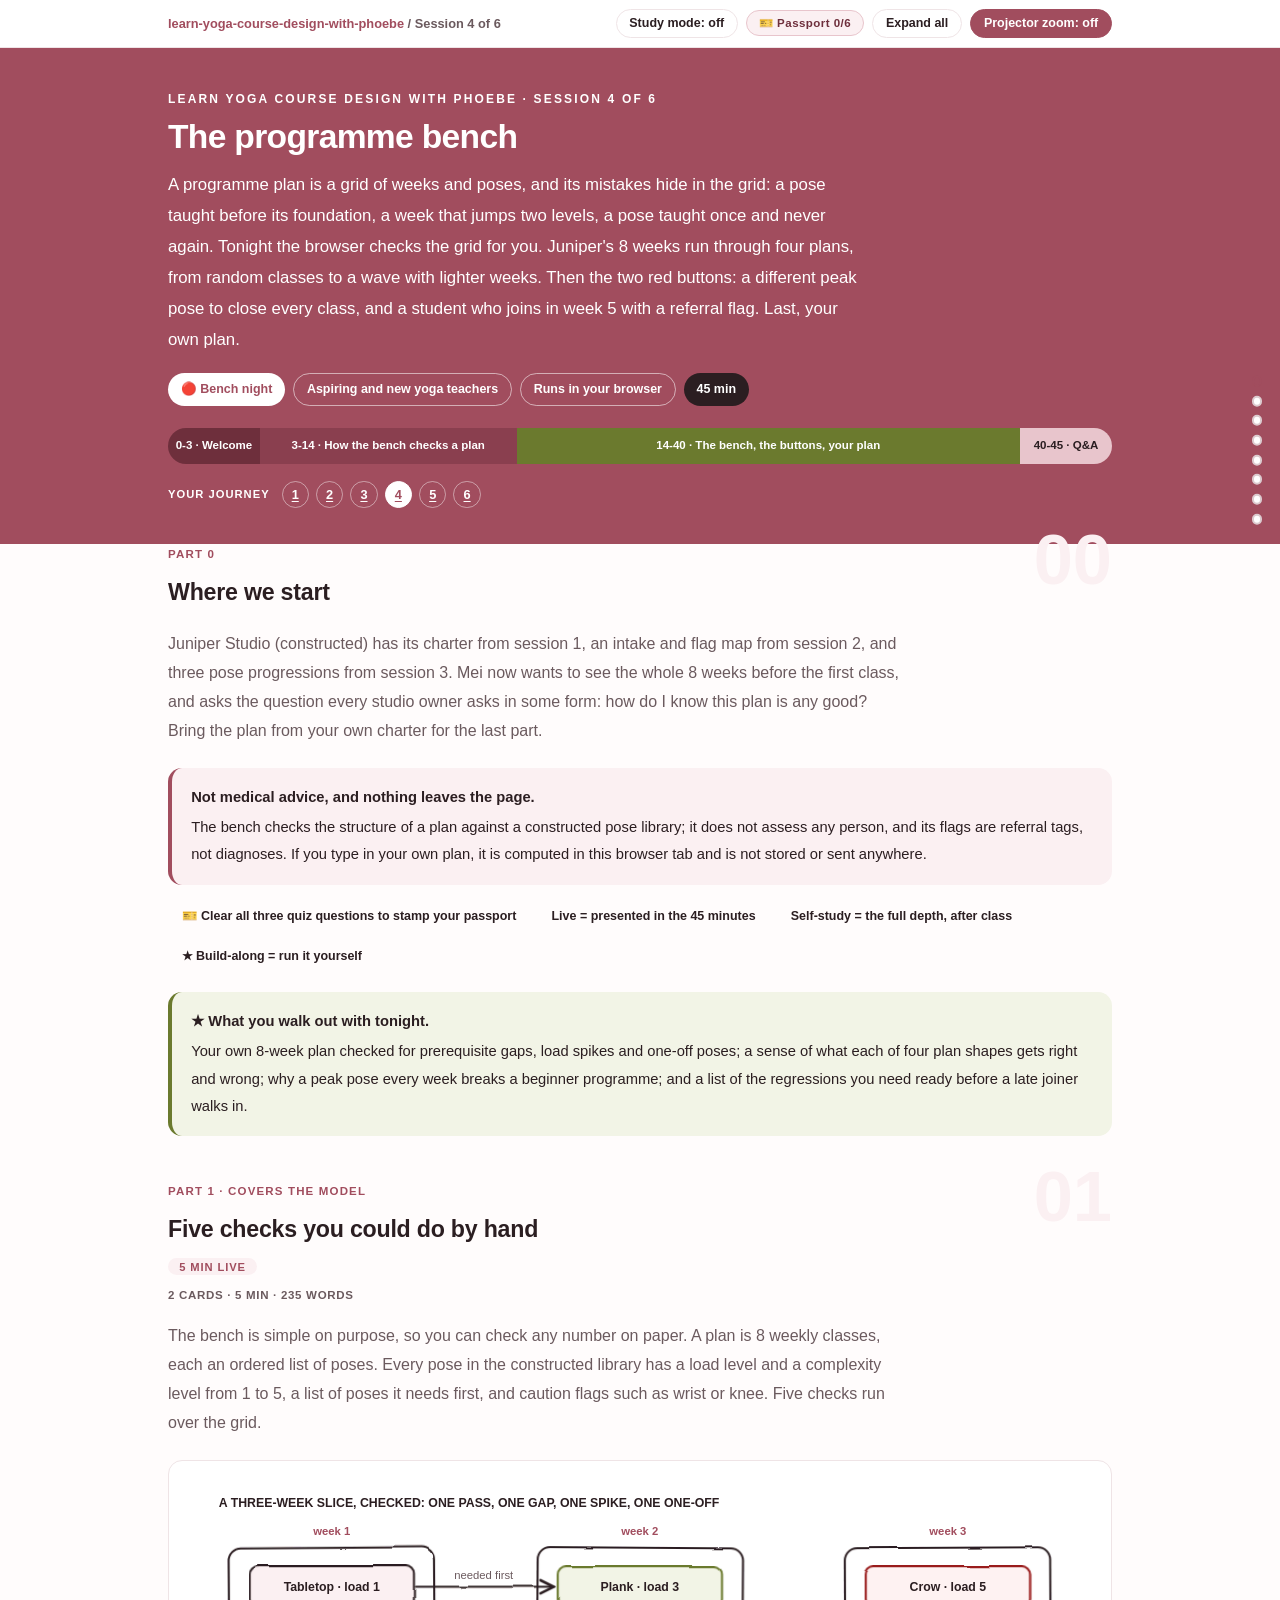
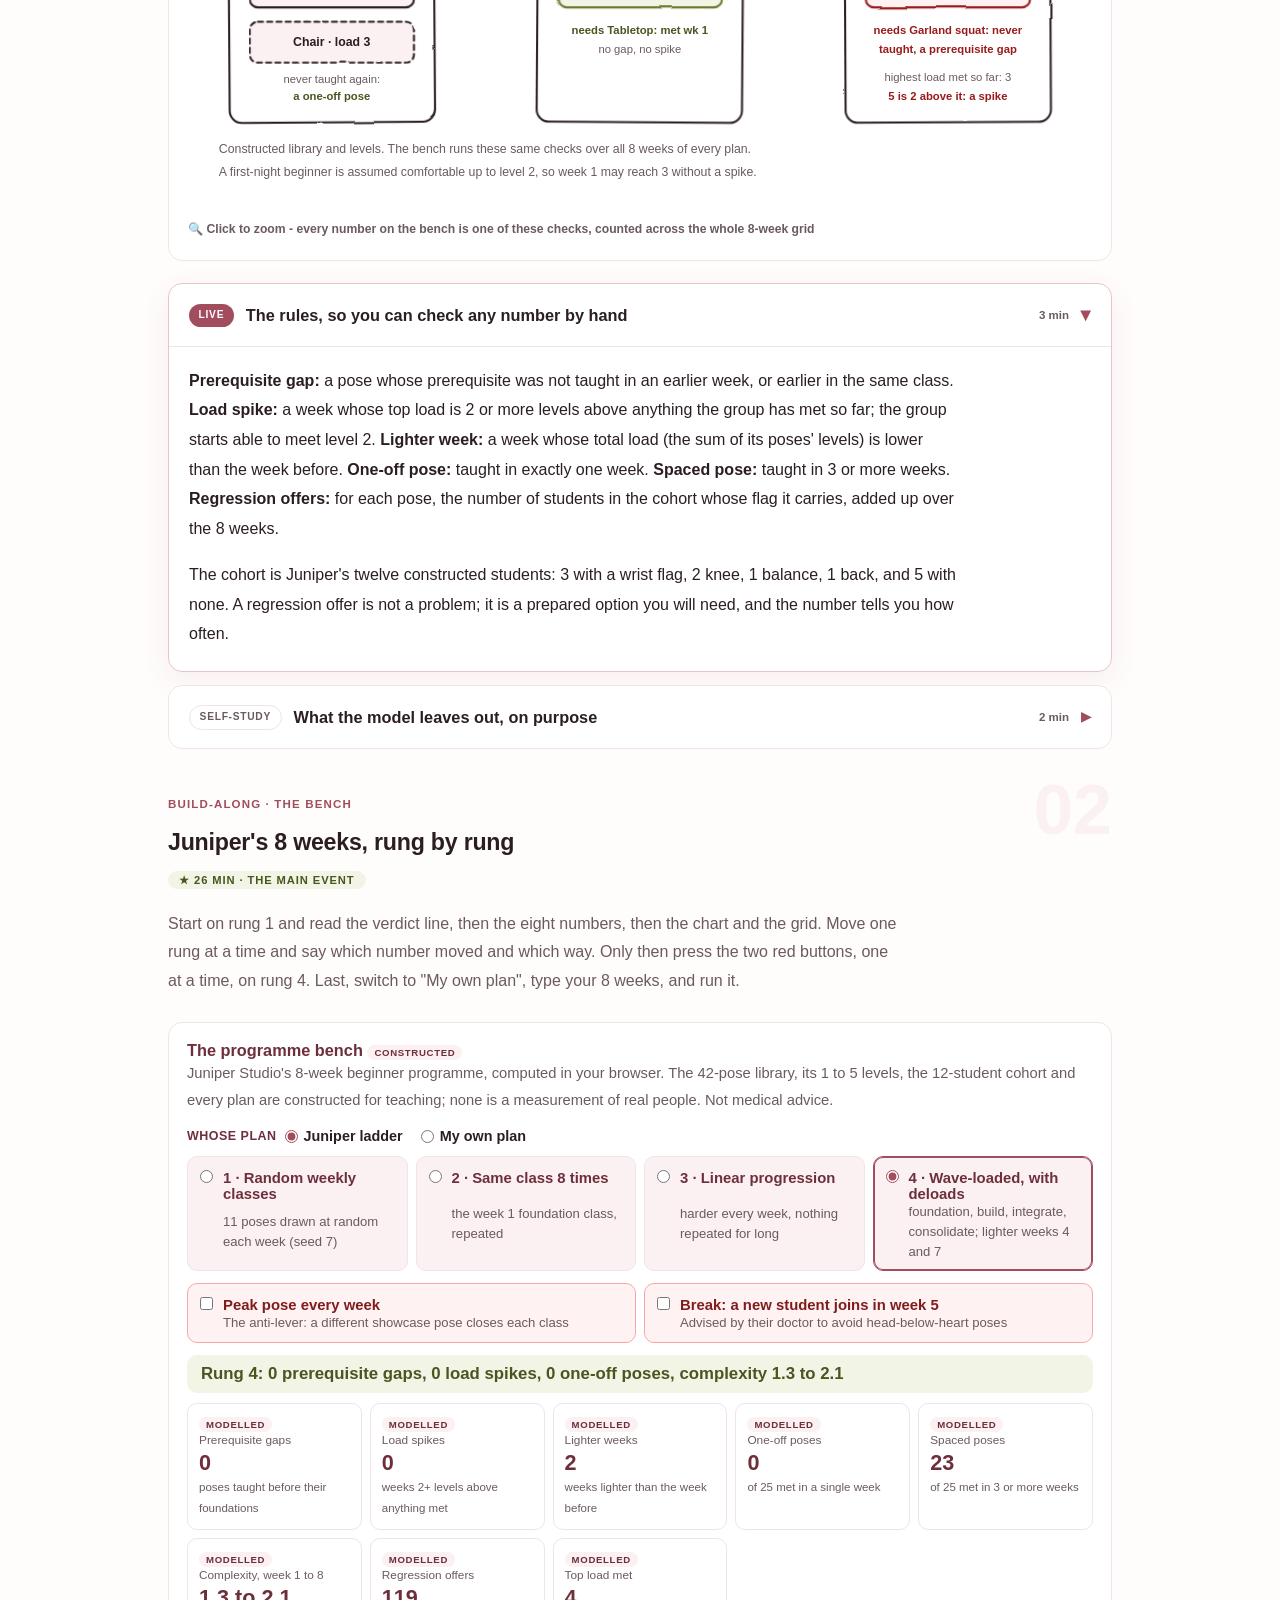
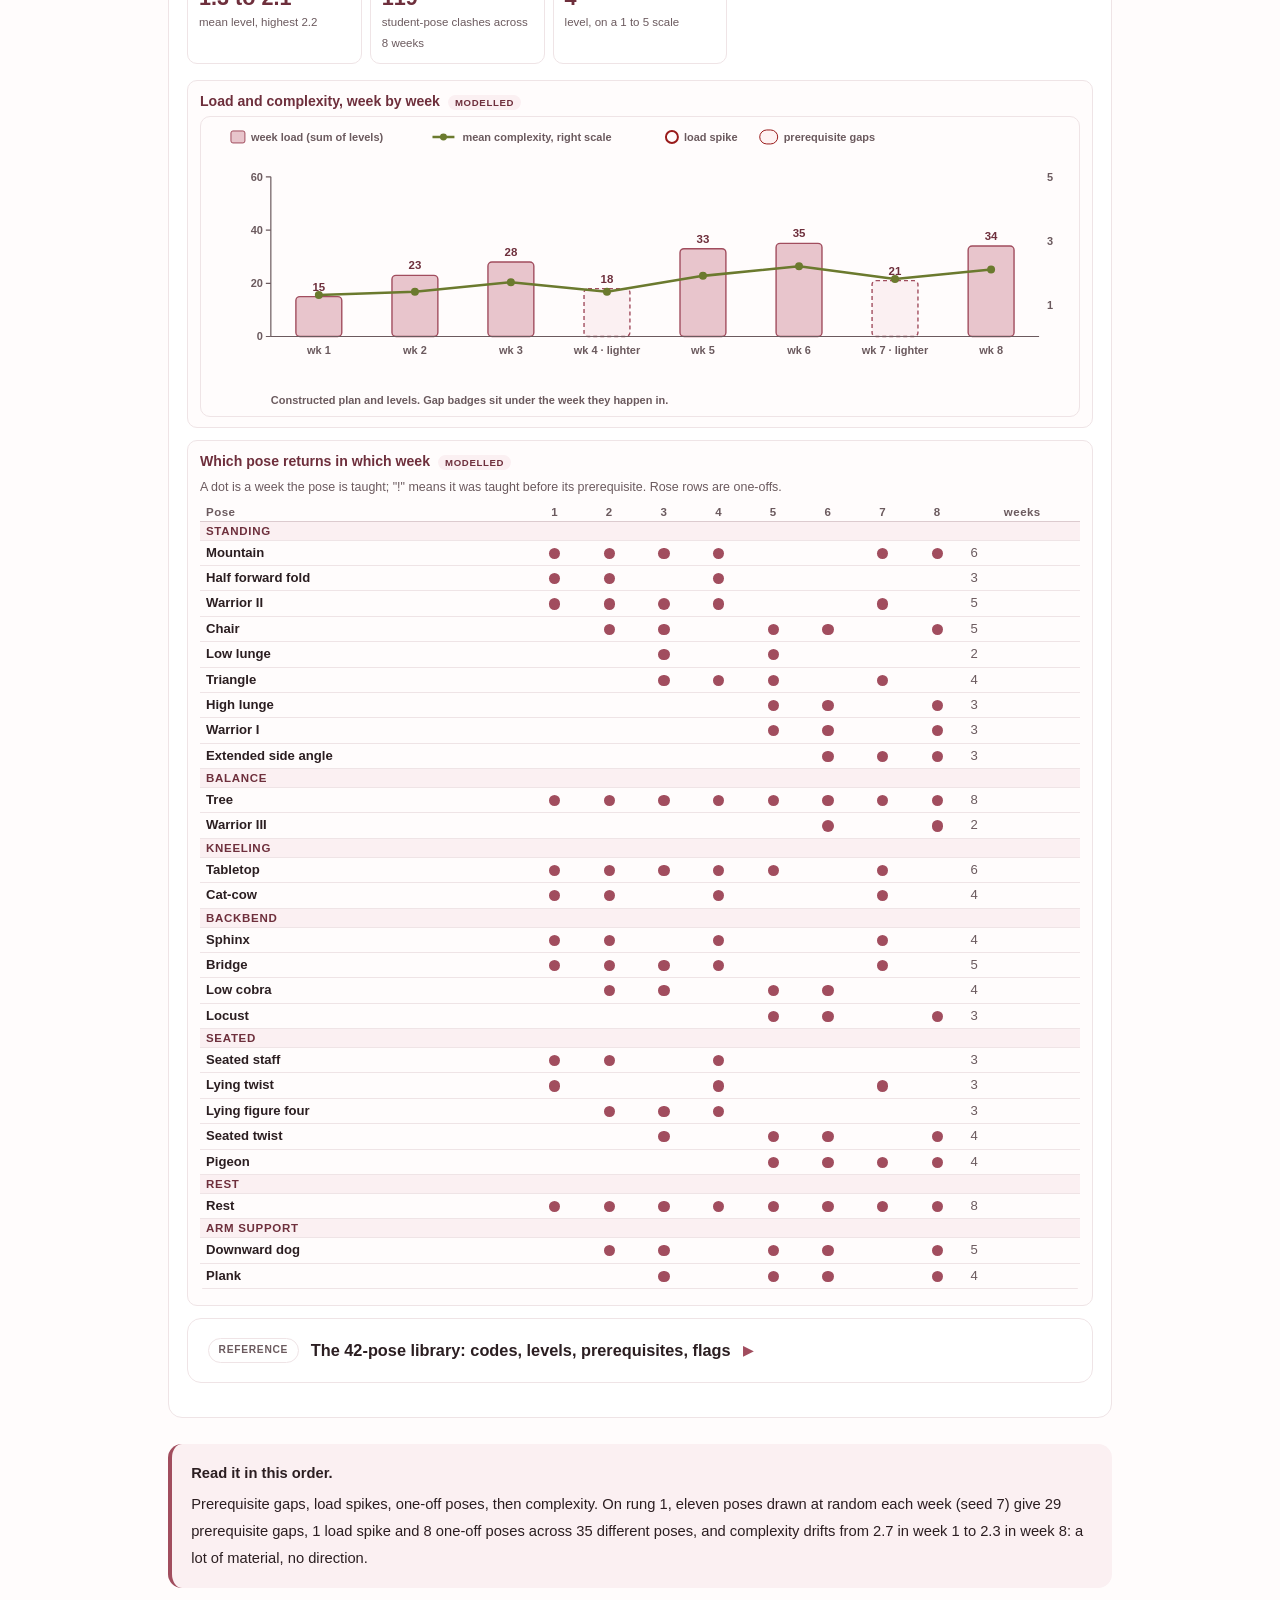
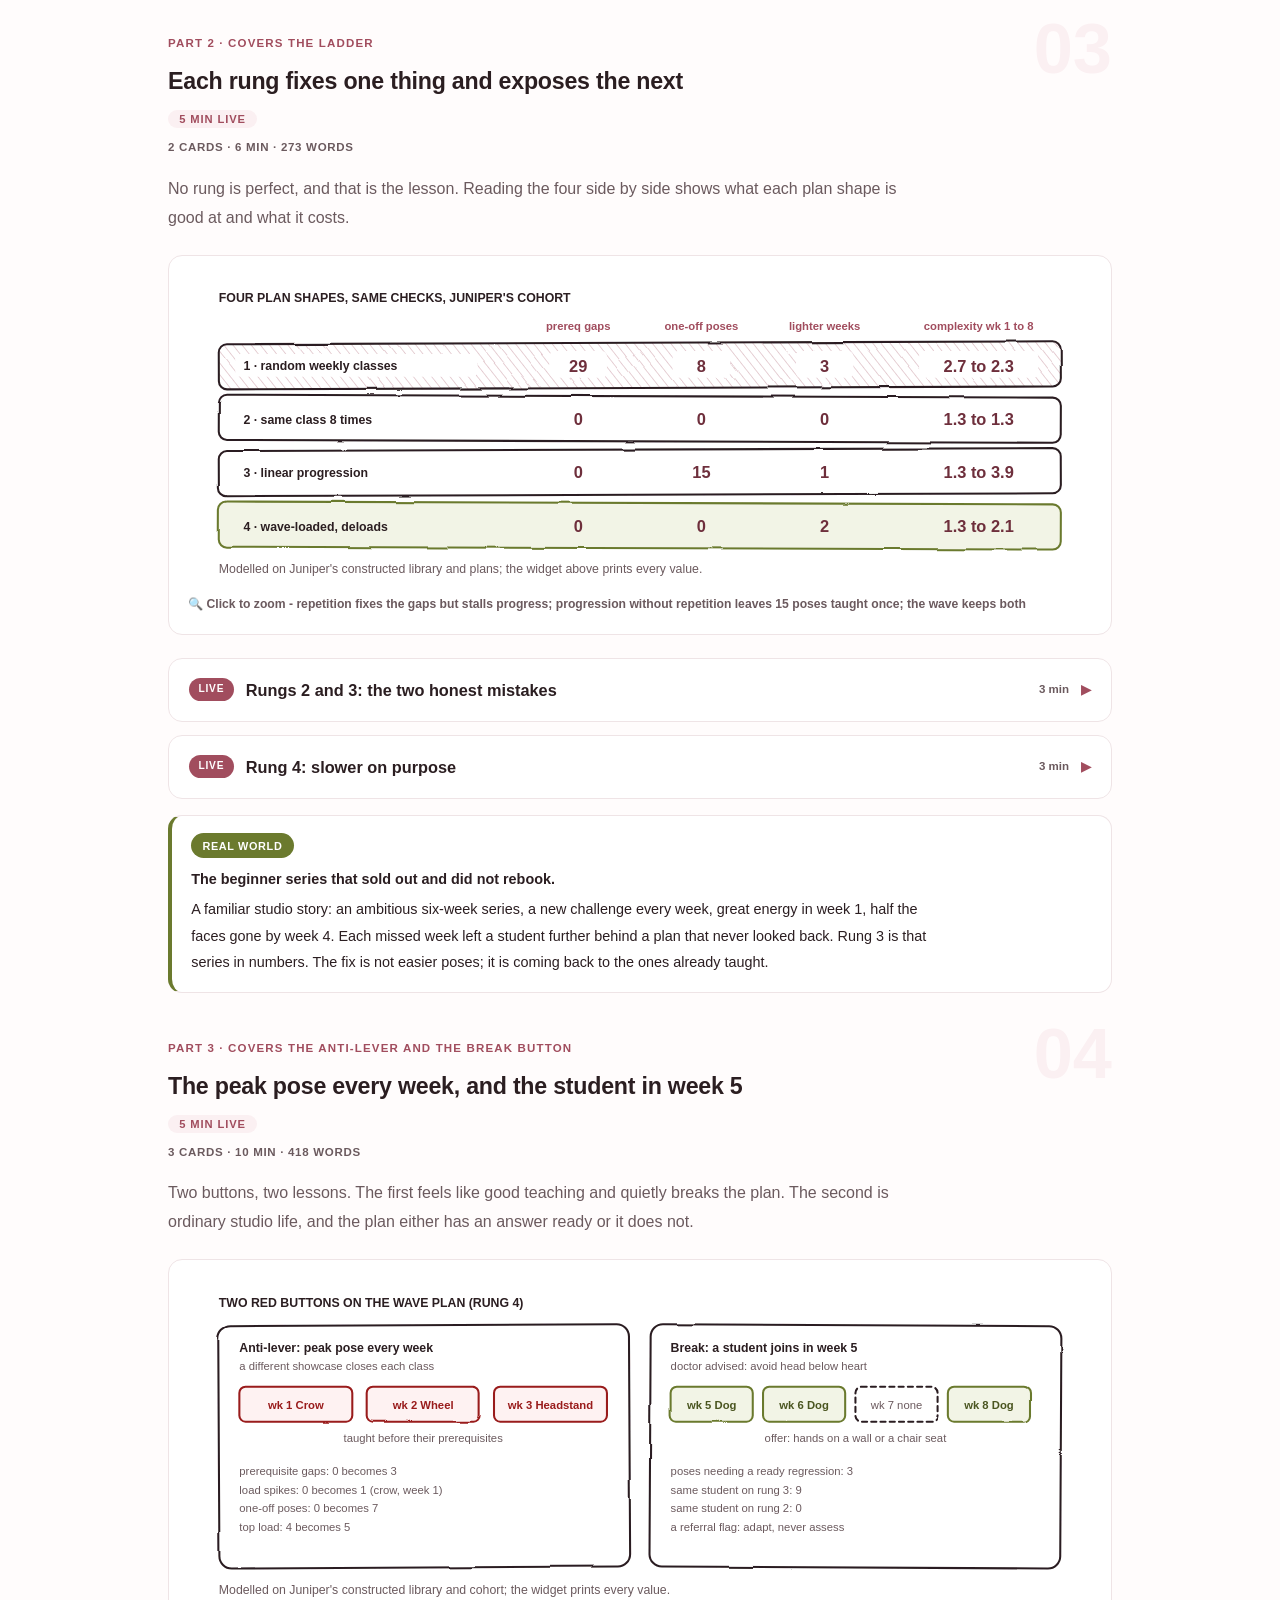
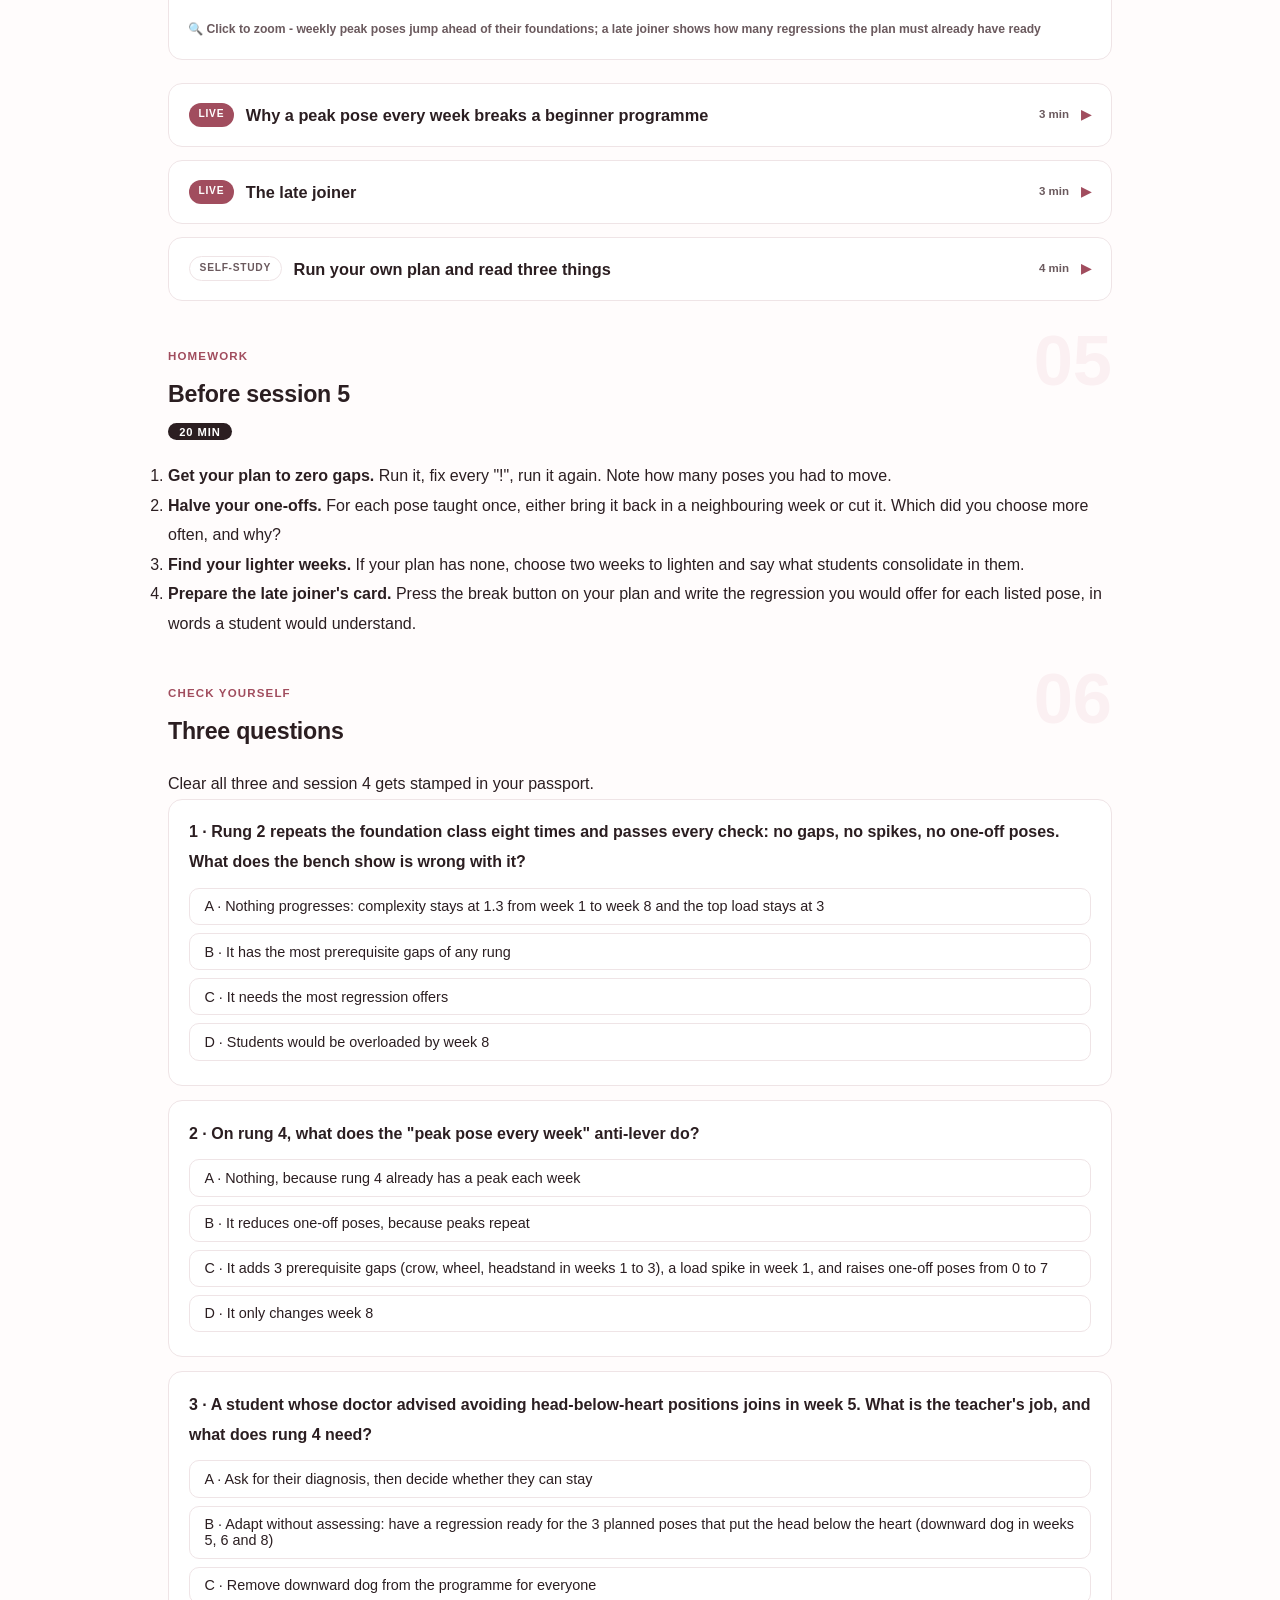
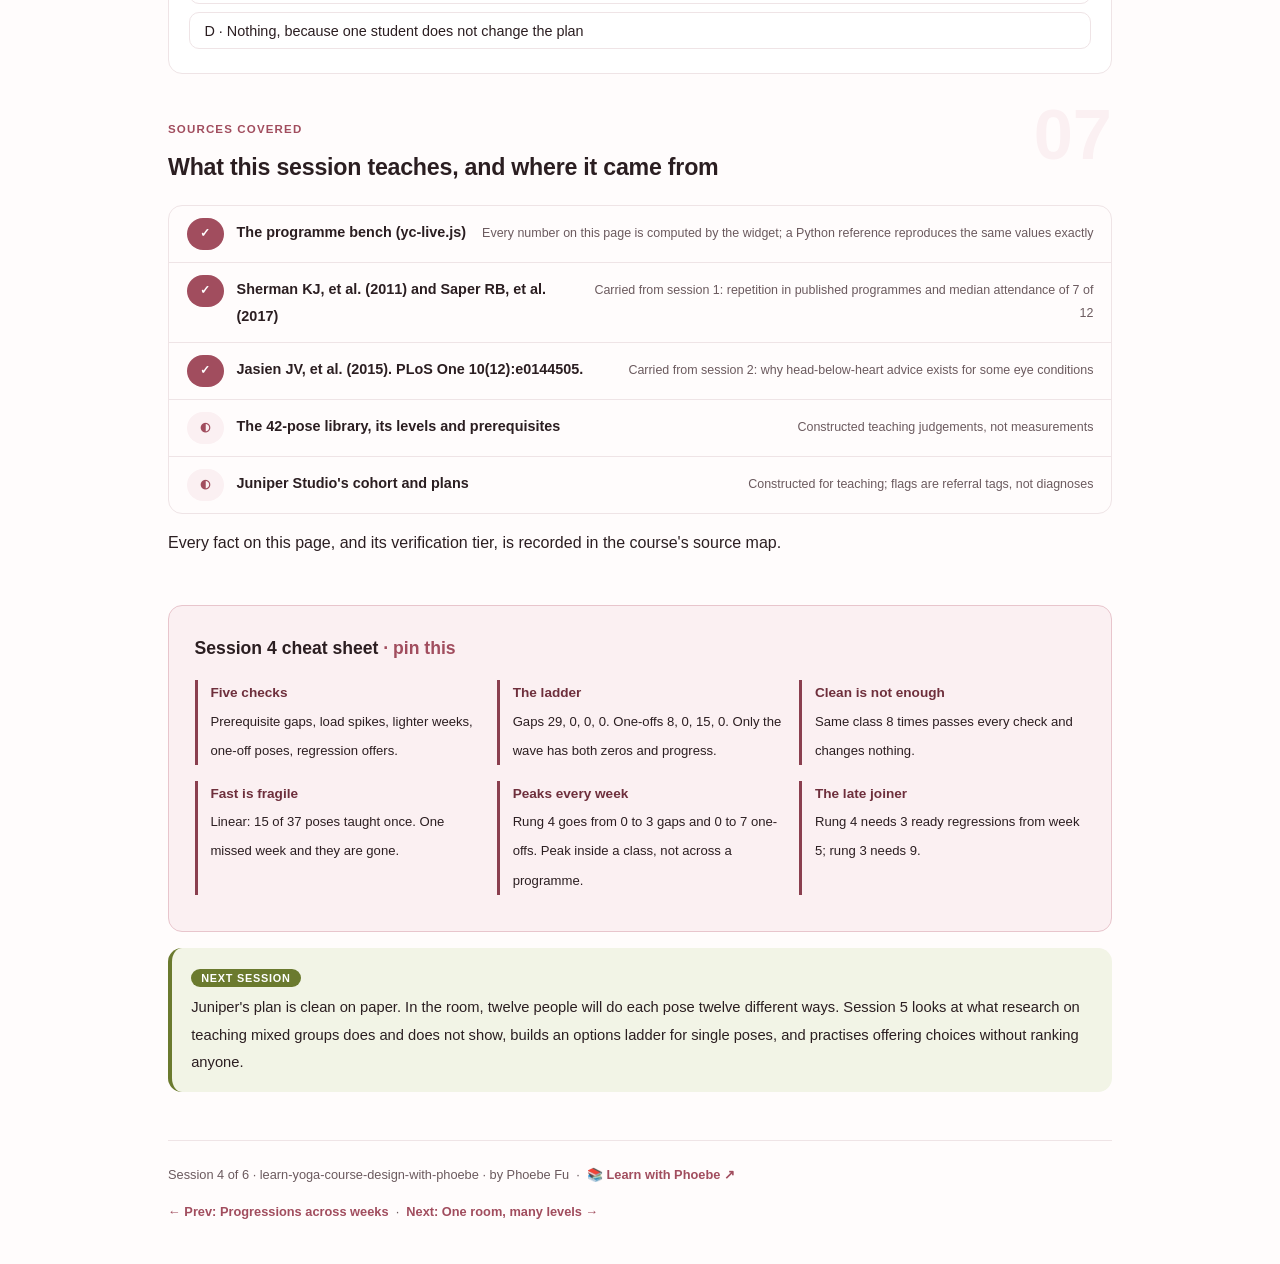
<file: courses/04-the-programme-bench.html>
<!DOCTYPE html>
<html lang="en">
<head>
<meta charset="UTF-8">
<meta name="viewport" content="width=device-width, initial-scale=1.0">
<!-- social:start -->
<meta name="description" content="Session 4 of 6. The programme bench: an 8-week yoga plan checked in your browser for prerequisite gaps, load spikes, lighter weeks, one-off poses and the regressions a mixed cohort needs. Four plans, the peak-pose-every-week trap, and a student who joins in week 5.">
<meta property="og:type" content="article">
<meta property="og:site_name" content="Learn with Phoebe">
<meta property="og:title" content="The programme bench - learn yoga course design with phoebe">
<meta property="og:description" content="Session 4 of 6. Run four 8-week plans through the same checks, then press the two red buttons: a peak pose every week, and a late joiner with a referral flag.">
<meta property="og:url" content="https://phoebefu6.github.io/learn-yoga-course-design-with-phoebe/courses/04-the-programme-bench.html">
<meta property="og:image" content="https://phoebefu6.github.io/learn-yoga-course-design-with-phoebe/assets/og-cover.png">
<meta property="og:image:width" content="1200">
<meta property="og:image:height" content="630">
<meta name="twitter:card" content="summary_large_image">
<meta name="twitter:title" content="The programme bench - learn yoga course design with phoebe">
<meta name="twitter:description" content="Session 4 of 6. An 8-week plan checked for gaps, spikes and one-off poses in your browser.">
<meta name="twitter:image" content="https://phoebefu6.github.io/learn-yoga-course-design-with-phoebe/assets/og-cover.png">
<!-- social:end -->
<title>Session 4 · The programme bench - learn yoga course design with phoebe</title>
<link rel="stylesheet" href="../assets/style.css?v=4">
</head>
<body>

<div class="toolbar">
  <div class="wrap">
    <span class="crumb"><a href="../index.html">learn-yoga-course-design-with-phoebe</a> / Session 4 of 6</span>
    <button class="btn" id="toggle-all" type="button">Expand all</button>
    <button class="btn primary" id="zoom-toggle" type="button">Projector zoom: off</button>
  </div>
</div>

<header class="masthead">
  <div class="wrap">
    <div class="eyebrow">Learn Yoga Course Design with Phoebe · Session 4 of 6</div>
    <h1>The <span class="accent">programme</span> bench</h1>
    <p class="sub">A programme plan is a grid of weeks and poses, and its mistakes hide in the grid: a pose taught before its foundation, a week that jumps two levels, a pose taught once and never again. Tonight the browser checks the grid for you. Juniper's 8 weeks run through four plans, from random classes to a wave with lighter weeks. Then the two red buttons: a different peak pose to close every class, and a student who joins in week 5 with a referral flag. Last, your own plan.</p>
    <div class="chip-row">
      <span class="chip level">🔴 Bench night</span>
      <span class="chip audience">Aspiring and new yoga teachers</span>
      <span class="chip audience">Runs in your browser</span>
      <span class="chip time">45 min</span>
    </div>
    <div class="agenda">
      <span class="a1" style="flex:1">0-3 · Welcome</span>
      <span class="a2" style="flex:3">3-14 · How the bench checks a plan</span>
      <span class="a3" style="flex:6">14-40 · The bench, the buttons, your plan</span>
      <span class="a4" style="flex:1">40-45 · Q&amp;A</span>
    </div>
  </div>
</header>

<main class="wrap">

  <section class="section" id="intro">
    <div class="section-kicker">
      <span class="klabel">Part 0</span>
      <h2>Where we start</h2>
    </div>
    <p class="lede">Juniper Studio (constructed) has its charter from session 1, an intake and flag map from session 2, and three pose progressions from session 3. Mei now wants to see the whole 8 weeks before the first class, and asks the question every studio owner asks in some form: how do I know this plan is any good? Bring the plan from your own charter for the last part.</p>

    <div class="callout tip">
      <p><strong>Not medical advice, and nothing leaves the page.</strong> The bench checks the structure of a plan against a constructed pose library; it does not assess any person, and its flags are referral tags, not diagnoses. If you type in your own plan, it is computed in this browser tab and is not stored or sent anywhere.</p>
    </div>

    <div class="legend">
      <span class="pill">🎫 Clear all three quiz questions to stamp your passport</span>
      <span class="pill">Live = presented in the 45 minutes</span>
      <span class="pill">Self-study = the full depth, after class</span>
      <span class="pill">★ Build-along = run it yourself</span>
    </div>

    <div class="callout win">
      <p><strong>★ What you walk out with tonight.</strong> Your own 8-week plan checked for prerequisite gaps, load spikes and one-off poses; a sense of what each of four plan shapes gets right and wrong; why a peak pose every week breaks a beginner programme; and a list of the regressions you need ready before a late joiner walks in.</p>
    </div>
  </section>

  <section class="section" id="part-1">
    <div class="section-kicker">
      <span class="klabel">Part 1 · covers the model</span>
      <h2>Five checks you could do by hand</h2>
      <span class="tag concept">5 min live</span>
    </div>
    <p class="lede">The bench is simple on purpose, so you can check any number on paper. A plan is 8 weekly classes, each an ordered list of poses. Every pose in the constructed library has a load level and a complexity level from 1 to 5, a list of poses it needs first, and caution flags such as wrist or knee. Five checks run over the grid.</p>

    <figure class="zoomable">
      <svg viewBox="0 0 880 320" xmlns="http://www.w3.org/2000/svg" role="img" aria-label="Three weeks of a small plan. Week 1 teaches tabletop (load 1) and chair (load 3). Week 2 teaches plank (load 3), which needs tabletop: met in week 1, so no gap. Week 3 teaches crow (load 5), which needs garland squat, never taught: a prerequisite gap. Crow is also 2 levels above the highest load met so far, 3: a load spike. Chair appears only in week 1: a one-off pose.">
        <defs>
          <filter id="y4aSk" x="-3%" y="-3%" width="106%" height="106%"><feTurbulence type="fractalNoise" baseFrequency="0.02" numOctaves="2" seed="13" result="n"/><feDisplacementMap in="SourceGraphic" in2="n" scale="2.4" xChannelSelector="R" yChannelSelector="G"/></filter>
          <marker id="y4aAr" viewBox="0 0 10 10" refX="9" refY="5" markerWidth="8" markerHeight="8" orient="auto"><path d="M1 1 L9 5 L1 9" fill="none" stroke="#2B1E21" stroke-width="1.6" stroke-linecap="round"/></marker>
        </defs>
        <style>
          .y4aH { font: 800 12px Inter, sans-serif; fill: #2B1E21; }
          .y4aL { font: 600 12px Inter, sans-serif; fill: #2B1E21; }
          .y4aS { font: 400 11px Inter, sans-serif; fill: #6B5A5E; }
          .y4aB { font: 800 11px Inter, sans-serif; fill: #4A5520; }
          .y4aR { font: 800 11px Inter, sans-serif; fill: #991B1B; }
          .y4aA { font: 700 11px Inter, sans-serif; fill: #A14D5E; }
          .y4aN { font: 400 12px Inter, sans-serif; fill: #6B5A5E; }
        </style>

        <text class="y4aH" x="30" y="26">A THREE-WEEK SLICE, CHECKED: ONE PASS, ONE GAP, ONE SPIKE, ONE ONE-OFF</text>
        <text class="y4aA" x="140" y="54" text-anchor="middle">week 1</text>
        <text class="y4aA" x="440" y="54" text-anchor="middle">week 2</text>
        <text class="y4aA" x="740" y="54" text-anchor="middle">week 3</text>

        <g filter="url(#y4aSk)" fill="none" stroke="#2B1E21" stroke-width="2" stroke-linecap="round" stroke-linejoin="round">
          <rect x="40" y="66" width="200" height="170" rx="12" transform="rotate(-0.4 140 151)" fill="#FFFFFF"/>
          <rect x="340" y="66" width="200" height="170" rx="12" transform="rotate(0.4 440 151)" fill="#FFFFFF"/>
          <rect x="640" y="66" width="200" height="170" rx="12" transform="rotate(-0.3 740 151)" fill="#FFFFFF"/>
          <rect x="60" y="84" width="160" height="40" rx="8" fill="#FBF0F2"/>
          <rect x="60" y="138" width="160" height="40" rx="8" fill="#FBF0F2" stroke-dasharray="5 4"/>
          <rect x="360" y="84" width="160" height="40" rx="8" fill="#F2F4E6" stroke="#6B7A2E"/>
          <rect x="660" y="84" width="160" height="40" rx="8" fill="#FEF2F2" stroke="#991B1B"/>
          <path d="M222 104 C280 104 300 104 356 104" marker-end="url(#y4aAr)"/>
        </g>

        <text class="y4aL" x="140" y="108" text-anchor="middle">Tabletop · load 1</text>
        <text class="y4aL" x="140" y="162" text-anchor="middle">Chair · load 3</text>
        <text class="y4aS" x="140" y="198" text-anchor="middle">never taught again:</text>
        <text class="y4aB" x="140" y="214" text-anchor="middle">a one-off pose</text>
        <text class="y4aS" x="288" y="96" text-anchor="middle">needed first</text>
        <text class="y4aL" x="440" y="108" text-anchor="middle">Plank · load 3</text>
        <text class="y4aB" x="440" y="150" text-anchor="middle">needs Tabletop: met wk 1</text>
        <text class="y4aS" x="440" y="168" text-anchor="middle">no gap, no spike</text>
        <text class="y4aL" x="740" y="108" text-anchor="middle">Crow · load 5</text>
        <text class="y4aR" x="740" y="150" text-anchor="middle">needs Garland squat: never</text>
        <text class="y4aR" x="740" y="168" text-anchor="middle">taught, a prerequisite gap</text>
        <text class="y4aS" x="740" y="196" text-anchor="middle">highest load met so far: 3</text>
        <text class="y4aR" x="740" y="214" text-anchor="middle">5 is 2 above it: a spike</text>

        <text class="y4aN" x="30" y="266">Constructed library and levels. The bench runs these same checks over all 8 weeks of every plan.</text>
        <text class="y4aN" x="30" y="288">A first-night beginner is assumed comfortable up to level 2, so week 1 may reach 3 without a spike.</text>
      </svg>
      <figcaption>🔍 Click to zoom - every number on the bench is one of these checks, counted across the whole 8-week grid</figcaption>
    </figure>

    <details class="card" open>
      <summary><span class="mode live">Live</span>The rules, so you can check any number by hand<span class="mini">3 min</span><span class="caret">▶</span></summary>
      <div class="body">
        <p><strong>Prerequisite gap:</strong> a pose whose prerequisite was not taught in an earlier week, or earlier in the same class. <strong>Load spike:</strong> a week whose top load is 2 or more levels above anything the group has met so far; the group starts able to meet level 2. <strong>Lighter week:</strong> a week whose total load (the sum of its poses' levels) is lower than the week before. <strong>One-off pose:</strong> taught in exactly one week. <strong>Spaced pose:</strong> taught in 3 or more weeks. <strong>Regression offers:</strong> for each pose, the number of students in the cohort whose flag it carries, added up over the 8 weeks.</p>
        <p>The cohort is Juniper's twelve constructed students: 3 with a wrist flag, 2 knee, 1 balance, 1 back, and 5 with none. A regression offer is not a problem; it is a prepared option you will need, and the number tells you how often.</p>
      </div>
    </details>

    <details class="card">
      <summary><span class="mode self">Self-study</span>What the model leaves out, on purpose<span class="mini">2 min</span><span class="caret">▶</span></summary>
      <div class="body">
        <p>Load and complexity levels are teaching judgements, not measurements; two experienced teachers might score a pose one level apart. The bench ignores order within a class beyond prerequisites, hold times, breathing and the shape of each class, which belong to <a href="https://phoebefu6.github.io/learn-yoga-theory-with-phoebe/courses/07-course-flow.html">Yoga Theory session 7 ↗</a>. It treats a pose taught in a week as learned, which is generous. It is a structural check, the way a spell checker is a writing check: it catches a class of mistake reliably and says nothing about whether the plan is beautiful.</p>
      </div>
    </details>
  </section>

  <section class="section" id="bench">
    <div class="section-kicker">
      <span class="klabel">Build-along · the bench</span>
      <h2>Juniper's 8 weeks, rung by rung</h2>
      <span class="tag demo">★ 26 min · the main event</span>
    </div>
    <p class="lede">Start on rung 1 and read the verdict line, then the eight numbers, then the chart and the grid. Move one rung at a time and say which number moved and which way. Only then press the two red buttons, one at a time, on rung 4. Last, switch to "My own plan", type your 8 weeks, and run it.</p>

    <div id="programme-bench" data-live-bench></div>

    <div class="callout tip">
      <p><strong>Read it in this order.</strong> Prerequisite gaps, load spikes, one-off poses, then complexity. On rung 1, eleven poses drawn at random each week (seed 7) give 29 prerequisite gaps, 1 load spike and 8 one-off poses across 35 different poses, and complexity drifts from 2.7 in week 1 to 2.3 in week 8: a lot of material, no direction.</p>
    </div>
  </section>

  <section class="section" id="part-2">
    <div class="section-kicker">
      <span class="klabel">Part 2 · covers the ladder</span>
      <h2>Each rung fixes one thing and exposes the next</h2>
      <span class="tag concept">5 min live</span>
    </div>
    <p class="lede">No rung is perfect, and that is the lesson. Reading the four side by side shows what each plan shape is good at and what it costs.</p>

    <figure class="zoomable">
      <svg viewBox="0 0 880 300" xmlns="http://www.w3.org/2000/svg" role="img" aria-label="Table of the four rungs. Random weekly classes: 29 prerequisite gaps, 8 one-off poses, 3 lighter weeks, complexity 2.7 to 2.3. Same class 8 times: 0 gaps, 0 one-offs, 0 lighter weeks, complexity 1.3 to 1.3. Linear progression: 0 gaps, 15 one-offs, 1 lighter week, complexity 1.3 to 3.9. Wave-loaded: 0 gaps, 0 one-offs, 2 lighter weeks, complexity 1.3 to 2.1.">
        <defs>
          <filter id="y4bSk" x="-3%" y="-3%" width="106%" height="106%"><feTurbulence type="fractalNoise" baseFrequency="0.02" numOctaves="2" seed="29" result="n"/><feDisplacementMap in="SourceGraphic" in2="n" scale="2.4" xChannelSelector="R" yChannelSelector="G"/></filter>
          <pattern id="y4bHc" patternUnits="userSpaceOnUse" width="7" height="7" patternTransform="rotate(-38)"><line x1="0" y1="0" x2="0" y2="7" stroke="#A14D5E" stroke-width="1" opacity=".5"/></pattern>
        </defs>
        <style>
          .y4bH { font: 800 12px Inter, sans-serif; fill: #2B1E21; }
          .y4bL { font: 600 12px Inter, sans-serif; fill: #2B1E21; }
          .y4bS { font: 400 11px Inter, sans-serif; fill: #6B5A5E; }
          .y4bV { font: 800 16px Inter, sans-serif; fill: #6E2F3C; }
          .y4bA { font: 700 11px Inter, sans-serif; fill: #A14D5E; }
          .y4bB { font: 800 11px Inter, sans-serif; fill: #4A5520; }
          .y4bN { font: 400 12px Inter, sans-serif; fill: #6B5A5E; }
        </style>

        <text class="y4bH" x="30" y="26">FOUR PLAN SHAPES, SAME CHECKS, JUNIPER'S COHORT</text>
        <text class="y4bA" x="380" y="54" text-anchor="middle">prereq gaps</text>
        <text class="y4bA" x="500" y="54" text-anchor="middle">one-off poses</text>
        <text class="y4bA" x="620" y="54" text-anchor="middle">lighter weeks</text>
        <text class="y4bA" x="770" y="54" text-anchor="middle">complexity wk 1 to 8</text>

        <g filter="url(#y4bSk)" fill="none" stroke="#2B1E21" stroke-width="2" stroke-linecap="round" stroke-linejoin="round">
          <rect x="30" y="66" width="820" height="44" rx="8" transform="rotate(-0.2 440 88)" fill="url(#y4bHc)"/>
          <rect x="30" y="118" width="820" height="44" rx="8" transform="rotate(0.2 440 140)" fill="#FFFFFF"/>
          <rect x="30" y="170" width="820" height="44" rx="8" transform="rotate(-0.2 440 192)" fill="#FFFFFF"/>
          <rect x="30" y="222" width="820" height="44" rx="8" transform="rotate(0.2 440 244)" fill="#F2F4E6" stroke="#6B7A2E"/>
        </g>

        <rect x="46" y="77" width="236" height="22" rx="5" fill="#FFFFFF"/>
        <text class="y4bL" x="54" y="93">1 · random weekly classes</text>
        <text class="y4bL" x="54" y="145">2 · same class 8 times</text>
        <text class="y4bL" x="54" y="197">3 · linear progression</text>
        <text class="y4bL" x="54" y="249">4 · wave-loaded, deloads</text>
        <rect x="352" y="74" width="56" height="26" rx="5" fill="#FFFFFF"/>
        <text class="y4bV" x="380" y="94" text-anchor="middle">29</text>
        <rect x="472" y="74" width="56" height="26" rx="5" fill="#FFFFFF"/>
        <text class="y4bV" x="500" y="94" text-anchor="middle">8</text>
        <rect x="592" y="74" width="56" height="26" rx="5" fill="#FFFFFF"/>
        <text class="y4bV" x="620" y="94" text-anchor="middle">3</text>
        <rect x="712" y="74" width="116" height="26" rx="5" fill="#FFFFFF"/>
        <text class="y4bV" x="770" y="94" text-anchor="middle">2.7 to 2.3</text>
        <text class="y4bV" x="380" y="146" text-anchor="middle">0</text>
        <text class="y4bV" x="500" y="146" text-anchor="middle">0</text>
        <text class="y4bV" x="620" y="146" text-anchor="middle">0</text>
        <text class="y4bV" x="770" y="146" text-anchor="middle">1.3 to 1.3</text>
        <text class="y4bV" x="380" y="198" text-anchor="middle">0</text>
        <text class="y4bV" x="500" y="198" text-anchor="middle">15</text>
        <text class="y4bV" x="620" y="198" text-anchor="middle">1</text>
        <text class="y4bV" x="770" y="198" text-anchor="middle">1.3 to 3.9</text>
        <text class="y4bV" x="380" y="250" text-anchor="middle">0</text>
        <text class="y4bV" x="500" y="250" text-anchor="middle">0</text>
        <text class="y4bV" x="620" y="250" text-anchor="middle">2</text>
        <text class="y4bV" x="770" y="250" text-anchor="middle">1.3 to 2.1</text>

        <text class="y4bN" x="30" y="290">Modelled on Juniper's constructed library and plans; the widget above prints every value.</text>
      </svg>
      <figcaption>🔍 Click to zoom - repetition fixes the gaps but stalls progress; progression without repetition leaves 15 poses taught once; the wave keeps both</figcaption>
    </figure>

    <details class="card">
      <summary><span class="mode live">Live</span>Rungs 2 and 3: the two honest mistakes<span class="mini">3 min</span><span class="caret">▶</span></summary>
      <div class="body">
        <p>Rung 2 repeats the week 1 foundation class eight times. Every check passes: no gaps, no spikes, no one-offs, all 11 poses spaced. And complexity sits at 1.3 from week 1 to week 8, with a top load of 3. Nothing is wrong and nothing changes; Mei's students would leave able to do exactly what they did on night one. A clean check is not the same as a programme.</p>
        <p>Rung 3 climbs every week: complexity rises from 1.3 to 3.9, week loads go 15, 22, 29, 33, 39, 40, 45, 44, and it reaches load 5 poses by week 5. It respects every prerequisite. But it rotates so fast that 15 of its 37 poses are taught in a single week, the opposite of what session 1 found in the trials, and fatal for anyone who misses a class. Its only lighter week is week 8, by one point.</p>
      </div>
    </details>

    <details class="card">
      <summary><span class="mode live">Live</span>Rung 4: slower on purpose<span class="mini">3 min</span><span class="caret">▶</span></summary>
      <div class="body">
        <p>The wave plan climbs less: complexity from 1.3 to 2.1, peaking at 2.2, and its top load never passes 4. In exchange, 23 of its 25 poses come back in three or more weeks, none is a one-off, and weeks 4 and 7 are lighter (loads 18 and 21 against 28 and 35 before them). For beginners who will come to about seven of twelve classes, that trade is usually right. A programme for experienced students could climb faster; the bench lets you see the cost when you do.</p>
        <p>Watch the regression offers too: 119 for rung 4, against 146 for rung 3, because rung 3's later weeks are full of poses that load the wrists and put the head below the heart.</p>
      </div>
    </details>

    <div class="callout example">
      <span class="ex-pill">Real world</span>
      <p><strong>The beginner series that sold out and did not rebook.</strong> A familiar studio story: an ambitious six-week series, a new challenge every week, great energy in week 1, half the faces gone by week 4. Each missed week left a student further behind a plan that never looked back. Rung 3 is that series in numbers. The fix is not easier poses; it is coming back to the ones already taught.</p>
    </div>
  </section>

  <section class="section" id="part-3">
    <div class="section-kicker">
      <span class="klabel">Part 3 · covers the anti-lever and the break button</span>
      <h2>The peak pose every week, and the student in week 5</h2>
      <span class="tag concept">5 min live</span>
    </div>
    <p class="lede">Two buttons, two lessons. The first feels like good teaching and quietly breaks the plan. The second is ordinary studio life, and the plan either has an answer ready or it does not.</p>

    <figure class="zoomable">
      <svg viewBox="0 0 880 320" xmlns="http://www.w3.org/2000/svg" role="img" aria-label="Two panels on rung 4. Left, peak pose every week: crow in week 1, wheel in week 2 and headstand in week 3 are taught before their prerequisites, 3 gaps; crow in week 1 is a load spike; one-off poses rise from 0 to 7 and the top load from 4 to 5. Right, a student who must avoid head-below-heart poses joins in week 5: downward dog in weeks 5, 6 and 8 needs a regression, hands on a wall or a chair seat. On rung 3 the same student would need 9.">
        <defs>
          <filter id="y4cSk" x="-3%" y="-3%" width="106%" height="106%"><feTurbulence type="fractalNoise" baseFrequency="0.02" numOctaves="2" seed="47" result="n"/><feDisplacementMap in="SourceGraphic" in2="n" scale="2.4" xChannelSelector="R" yChannelSelector="G"/></filter>
        </defs>
        <style>
          .y4cH { font: 800 12px Inter, sans-serif; fill: #2B1E21; }
          .y4cL { font: 600 12px Inter, sans-serif; fill: #2B1E21; }
          .y4cS { font: 400 11px Inter, sans-serif; fill: #6B5A5E; }
          .y4cR { font: 800 11px Inter, sans-serif; fill: #991B1B; }
          .y4cB { font: 800 11px Inter, sans-serif; fill: #4A5520; }
          .y4cA { font: 700 11px Inter, sans-serif; fill: #A14D5E; }
          .y4cN { font: 400 12px Inter, sans-serif; fill: #6B5A5E; }
        </style>

        <text class="y4cH" x="30" y="26">TWO RED BUTTONS ON THE WAVE PLAN (RUNG 4)</text>

        <g filter="url(#y4cSk)" fill="none" stroke="#2B1E21" stroke-width="2" stroke-linecap="round" stroke-linejoin="round">
          <rect x="30" y="44" width="400" height="236" rx="12" transform="rotate(-0.3 230 162)" fill="#FFFFFF"/>
          <rect x="450" y="44" width="400" height="236" rx="12" transform="rotate(0.3 650 162)" fill="#FFFFFF"/>
          <rect x="50" y="104" width="110" height="34" rx="6" fill="#FEF2F2" stroke="#991B1B"/>
          <rect x="174" y="104" width="110" height="34" rx="6" fill="#FEF2F2" stroke="#991B1B"/>
          <rect x="298" y="104" width="110" height="34" rx="6" fill="#FEF2F2" stroke="#991B1B"/>
          <rect x="470" y="104" width="80" height="34" rx="6" fill="#F2F4E6" stroke="#6B7A2E"/>
          <rect x="560" y="104" width="80" height="34" rx="6" fill="#F2F4E6" stroke="#6B7A2E"/>
          <rect x="650" y="104" width="80" height="34" rx="6" fill="#FFFFFF" stroke-dasharray="5 4"/>
          <rect x="740" y="104" width="80" height="34" rx="6" fill="#F2F4E6" stroke="#6B7A2E"/>
        </g>

        <text class="y4cL" x="50" y="70">Anti-lever: peak pose every week</text>
        <text class="y4cS" x="50" y="88">a different showcase closes each class</text>
        <text class="y4cR" x="105" y="126" text-anchor="middle">wk 1 Crow</text>
        <text class="y4cR" x="229" y="126" text-anchor="middle">wk 2 Wheel</text>
        <text class="y4cR" x="353" y="126" text-anchor="middle">wk 3 Headstand</text>
        <text class="y4cS" x="229" y="158" text-anchor="middle">taught before their prerequisites</text>
        <text class="y4cS" x="50" y="190">prerequisite gaps: 0 becomes 3</text>
        <text class="y4cS" x="50" y="208">load spikes: 0 becomes 1 (crow, week 1)</text>
        <text class="y4cS" x="50" y="226">one-off poses: 0 becomes 7</text>
        <text class="y4cS" x="50" y="244">top load: 4 becomes 5</text>

        <text class="y4cL" x="470" y="70">Break: a student joins in week 5</text>
        <text class="y4cS" x="470" y="88">doctor advised: avoid head below heart</text>
        <text class="y4cB" x="510" y="126" text-anchor="middle">wk 5 Dog</text>
        <text class="y4cB" x="600" y="126" text-anchor="middle">wk 6 Dog</text>
        <text class="y4cS" x="690" y="126" text-anchor="middle">wk 7 none</text>
        <text class="y4cB" x="780" y="126" text-anchor="middle">wk 8 Dog</text>
        <text class="y4cS" x="650" y="158" text-anchor="middle">offer: hands on a wall or a chair seat</text>
        <text class="y4cS" x="470" y="190">poses needing a ready regression: 3</text>
        <text class="y4cS" x="470" y="208">same student on rung 3: 9</text>
        <text class="y4cS" x="470" y="226">same student on rung 2: 0</text>
        <text class="y4cS" x="470" y="244">a referral flag: adapt, never assess</text>

        <text class="y4cN" x="30" y="306">Modelled on Juniper's constructed library and cohort; the widget prints every value.</text>
      </svg>
      <figcaption>🔍 Click to zoom - weekly peak poses jump ahead of their foundations; a late joiner shows how many regressions the plan must already have ready</figcaption>
    </figure>

    <details class="card">
      <summary><span class="mode live">Live</span>Why a peak pose every week breaks a beginner programme<span class="mini">3 min</span><span class="caret">▶</span></summary>
      <div class="body">
        <p>Building one class toward a peak pose is a respected method, taught in <a href="https://phoebefu6.github.io/learn-yoga-theory-with-phoebe/courses/07-course-flow.html">Yoga Theory session 7 ↗</a>, where the class itself prepares the peak. Turn it into a weekly habit across a beginner programme and the peaks start arriving before the weeks that would have prepared them. Press the button on rung 4: crow closes week 1 without the garland squat or plank it needs, wheel closes week 2 before upward dog, and headstand closes week 3 before dolphin. Gaps go from 0 to 3, crow is a load spike on night one, one-off poses go from 0 to 7 because each showcase appears once, and the top load reaches 5.</p>
        <p>From week 4 the gaps stop, because by then the plan's own weeks have taught what the later showcases need. The damage is already done in the weeks where beginners are most likely to decide yoga is not for them.</p>
      </div>
    </details>

    <details class="card">
      <summary><span class="mode live">Live</span>The late joiner<span class="mini">3 min</span><span class="caret">▶</span></summary>
      <div class="body">
        <p>Now clear the first button and press the second. A student joins in week 5 whose doctor has advised them to avoid positions with the head below the heart; session 2 shows why such advice exists for some eye conditions. You do not need to know their condition, and you should not ask for more than they offer. You need to know which planned poses put the head below the heart from week 5 on. On rung 4 the bench lists three: downward dog in weeks 5, 6 and 8, each with its prepared option, hands on a wall or a chair seat. Regression offers rise from 119 to 122.</p>
        <p>Switch to rung 3 with the button still on: nine poses, including dolphin three times, crow three times and headstand twice. The plan that climbs fastest is the one least ready for the room changing. On rung 2 the number is 0, because the foundation class has no head-below-heart pose at all.</p>
      </div>
    </details>

    <details class="card">
      <summary><span class="mode self">Self-study</span>Run your own plan and read three things<span class="mini">4 min</span><span class="caret">▶</span></summary>
      <div class="body">
        <p>Switch to "My own plan". The box starts as a copy of rung 4; replace it with your 8 weeks, one line per week, pose codes or names separated by commas (the library table under the widget lists every code). Then read three things. First, the gaps: for each "!" in the grid, either move the pose later or teach its prerequisite earlier. Second, the one-offs: each rose row is a pose a student who misses that week never meets. Third, press the break button and count how many regressions you need ready from week 5. Write the three numbers down for session 5.</p>
      </div>
    </details>
  </section>

  <section class="section" id="exercise">
    <div class="section-kicker">
      <span class="klabel">Homework</span>
      <h2>Before session 5</h2>
      <span class="tag exercise">20 min</span>
    </div>
    <ol>
      <li><strong>Get your plan to zero gaps.</strong> Run it, fix every "!", run it again. Note how many poses you had to move.</li>
      <li><strong>Halve your one-offs.</strong> For each pose taught once, either bring it back in a neighbouring week or cut it. Which did you choose more often, and why?</li>
      <li><strong>Find your lighter weeks.</strong> If your plan has none, choose two weeks to lighten and say what students consolidate in them.</li>
      <li><strong>Prepare the late joiner's card.</strong> Press the break button on your plan and write the regression you would offer for each listed pose, in words a student would understand.</li>
    </ol>
  </section>

  <section class="section" id="quiz">
    <div class="section-kicker">
      <span class="klabel">Check yourself</span>
      <h2>Three questions</h2>
    </div>
    <p>Clear all three and session 4 gets stamped in your passport.</p>

    <div class="quiz-q" data-answer="0">
      <p class="qtext">1 · Rung 2 repeats the foundation class eight times and passes every check: no gaps, no spikes, no one-off poses. What does the bench show is wrong with it?</p>
      <button class="qopt" type="button">A · Nothing progresses: complexity stays at 1.3 from week 1 to week 8 and the top load stays at 3</button>
      <button class="qopt" type="button">B · It has the most prerequisite gaps of any rung</button>
      <button class="qopt" type="button">C · It needs the most regression offers</button>
      <button class="qopt" type="button">D · Students would be overloaded by week 8</button>
      <p class="qwhy">Clean checks are necessary, not sufficient. Rung 2 is safe and static; students would leave able to do exactly what they did on night one.</p>
    </div>

    <div class="quiz-q" data-answer="2">
      <p class="qtext">2 · On rung 4, what does the "peak pose every week" anti-lever do?</p>
      <button class="qopt" type="button">A · Nothing, because rung 4 already has a peak each week</button>
      <button class="qopt" type="button">B · It reduces one-off poses, because peaks repeat</button>
      <button class="qopt" type="button">C · It adds 3 prerequisite gaps (crow, wheel, headstand in weeks 1 to 3), a load spike in week 1, and raises one-off poses from 0 to 7</button>
      <button class="qopt" type="button">D · It only changes week 8</button>
      <p class="qwhy">Each showcase arrives before the weeks that would have prepared it, and each appears once. The peak-pose method works inside one class that prepares the peak; as a weekly habit in a beginner programme it jumps ahead of the foundations.</p>
    </div>

    <div class="quiz-q" data-answer="1">
      <p class="qtext">3 · A student whose doctor advised avoiding head-below-heart positions joins in week 5. What is the teacher's job, and what does rung 4 need?</p>
      <button class="qopt" type="button">A · Ask for their diagnosis, then decide whether they can stay</button>
      <button class="qopt" type="button">B · Adapt without assessing: have a regression ready for the 3 planned poses that put the head below the heart (downward dog in weeks 5, 6 and 8)</button>
      <button class="qopt" type="button">C · Remove downward dog from the programme for everyone</button>
      <button class="qopt" type="button">D · Nothing, because one student does not change the plan</button>
      <p class="qwhy">A referral flag means you adapt and suggest they keep their clinician informed; it never means you assess the condition. Rung 4 needs 3 ready regressions; the faster-climbing rung 3 would need 9.</p>
    </div>

    <p class="quiz-score"></p>
  </section>

  <section class="section" id="official">
    <div class="section-kicker">
      <span class="klabel">Sources covered</span>
      <h2>What this session teaches, and where it came from</h2>
    </div>
    <div class="covered">
      <div class="covered-row"><span class="status pill solid">✓</span><span class="name">The programme bench (yc-live.js)</span><span class="note">Every number on this page is computed by the widget; a Python reference reproduces the same values exactly</span></div>
      <div class="covered-row"><span class="status pill solid">✓</span><span class="name">Sherman KJ, et al. (2011) and Saper RB, et al. (2017)</span><span class="note">Carried from session 1: repetition in published programmes and median attendance of 7 of 12</span></div>
      <div class="covered-row"><span class="status pill solid">✓</span><span class="name">Jasien JV, et al. (2015). PLoS One 10(12):e0144505.</span><span class="note">Carried from session 2: why head-below-heart advice exists for some eye conditions</span></div>
      <div class="covered-row"><span class="status pill light">◐</span><span class="name">The 42-pose library, its levels and prerequisites</span><span class="note">Constructed teaching judgements, not measurements</span></div>
      <div class="covered-row"><span class="status pill light">◐</span><span class="name">Juniper Studio's cohort and plans</span><span class="note">Constructed for teaching; flags are referral tags, not diagnoses</span></div>
    </div>
    <p class="mono" style="margin-top:14px">Every fact on this page, and its verification tier, is recorded in the course's source map.</p>
  </section>

  <section class="cheat" id="cheatsheet">
    <h3>Session 4 cheat sheet <span>· pin this</span></h3>
    <div class="grid-2">
      <div class="cheat-item"><b>Five checks</b><span>Prerequisite gaps, load spikes, lighter weeks, one-off poses, regression offers.</span></div>
      <div class="cheat-item"><b>The ladder</b><span>Gaps 29, 0, 0, 0. One-offs 8, 0, 15, 0. Only the wave has both zeros and progress.</span></div>
      <div class="cheat-item"><b>Clean is not enough</b><span>Same class 8 times passes every check and changes nothing.</span></div>
      <div class="cheat-item"><b>Fast is fragile</b><span>Linear: 15 of 37 poses taught once. One missed week and they are gone.</span></div>
      <div class="cheat-item"><b>Peaks every week</b><span>Rung 4 goes from 0 to 3 gaps and 0 to 7 one-offs. Peak inside a class, not across a programme.</span></div>
      <div class="cheat-item"><b>The late joiner</b><span>Rung 4 needs 3 ready regressions from week 5; rung 3 needs 9.</span></div>
    </div>
  </section>

  <div class="callout next">
    <span class="nx-pill">Next session</span>
    <p>Juniper's plan is clean on paper. In the room, twelve people will do each pose twelve different ways. Session 5 looks at what research on teaching mixed groups does and does not show, builds an options ladder for single poses, and practises offering choices without ranking anyone.</p>
  </div>

  <footer class="pagefoot">
    <span>Session 4 of 6 · learn-yoga-course-design-with-phoebe · by Phoebe Fu &nbsp;·&nbsp; 📚 <a href="https://phoebefu6.github.io/learn-with-phoebe/">Learn with Phoebe ↗</a></span>
    <span><a href="03-progressions-across-weeks.html">← Prev: Progressions across weeks</a> &nbsp;·&nbsp; <a href="05-one-room-many-levels.html">Next: One room, many levels →</a></span>
  </footer>

</main>

<script src="../assets/yc-data.js?v=1"></script>
<script src="../assets/yc-live.js?v=2"></script>
<script src="../assets/app.js?v=1"></script>
</body>
</html>
</file>
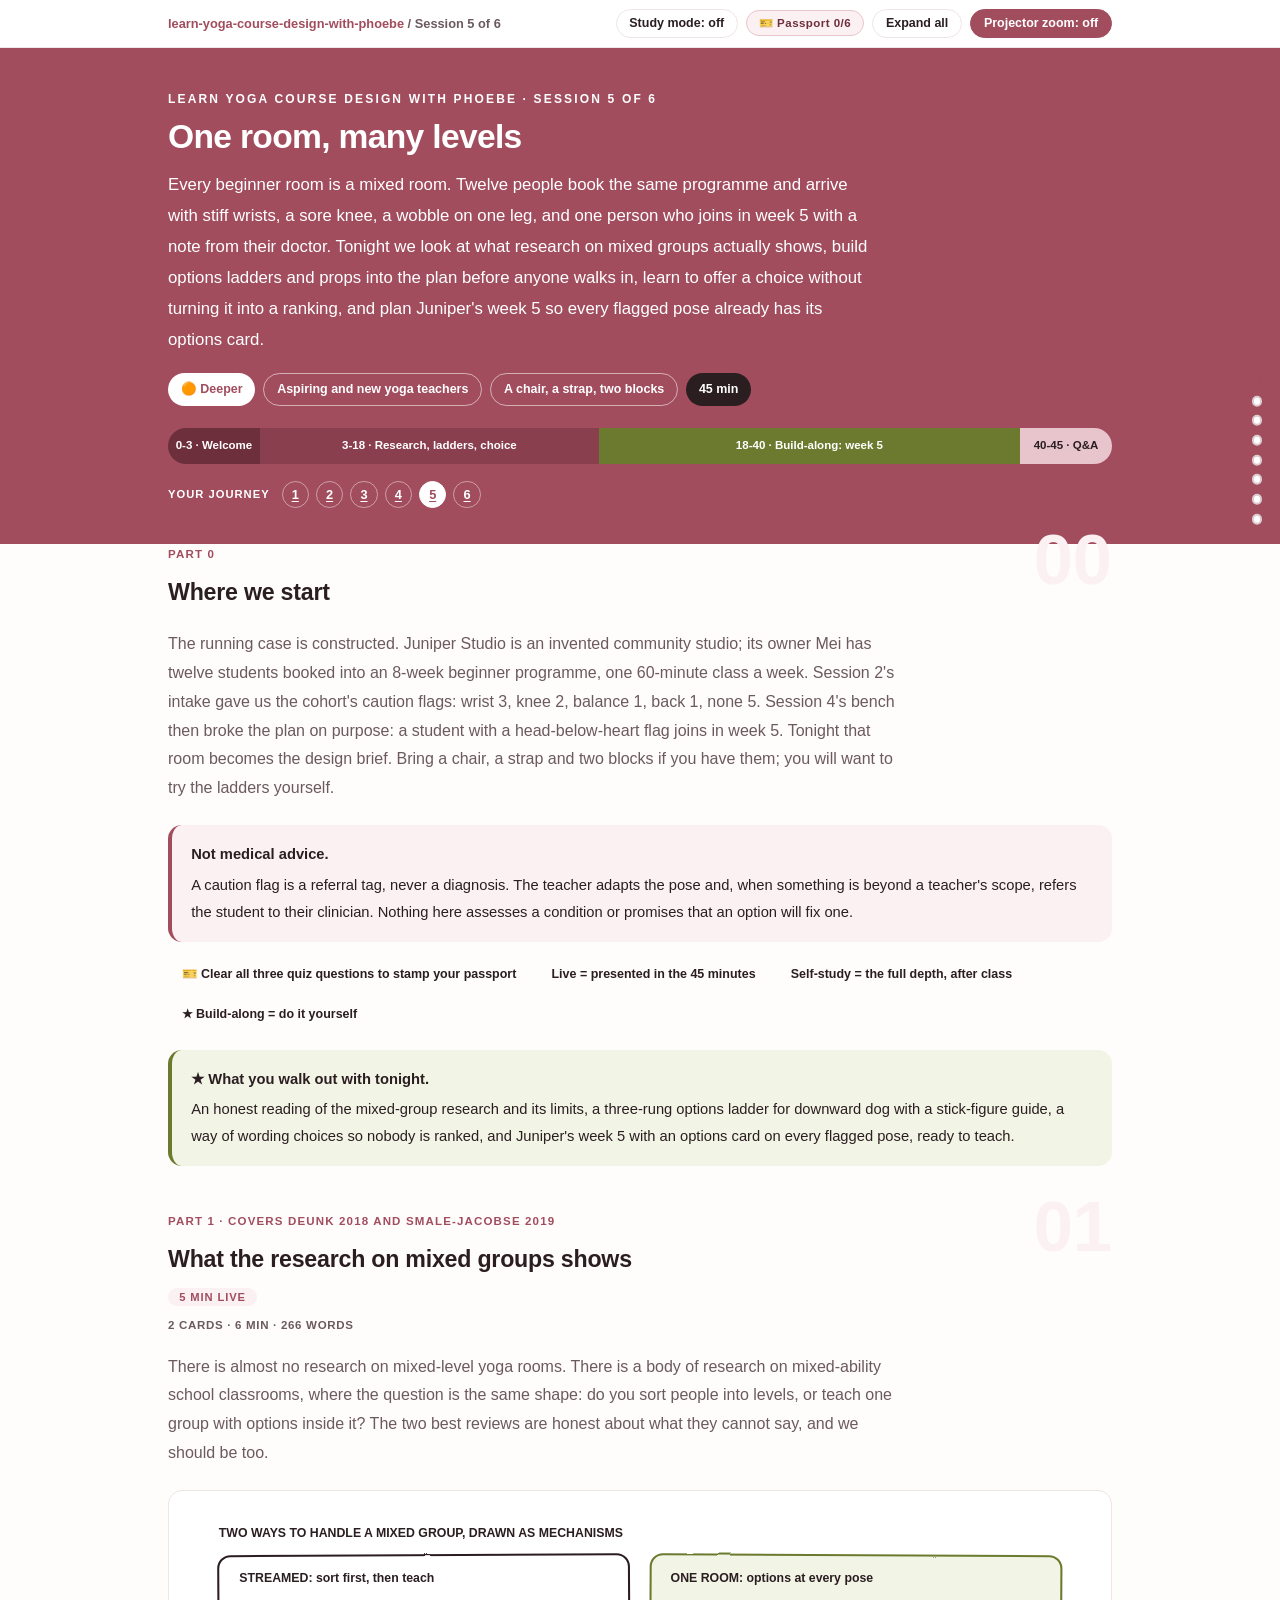
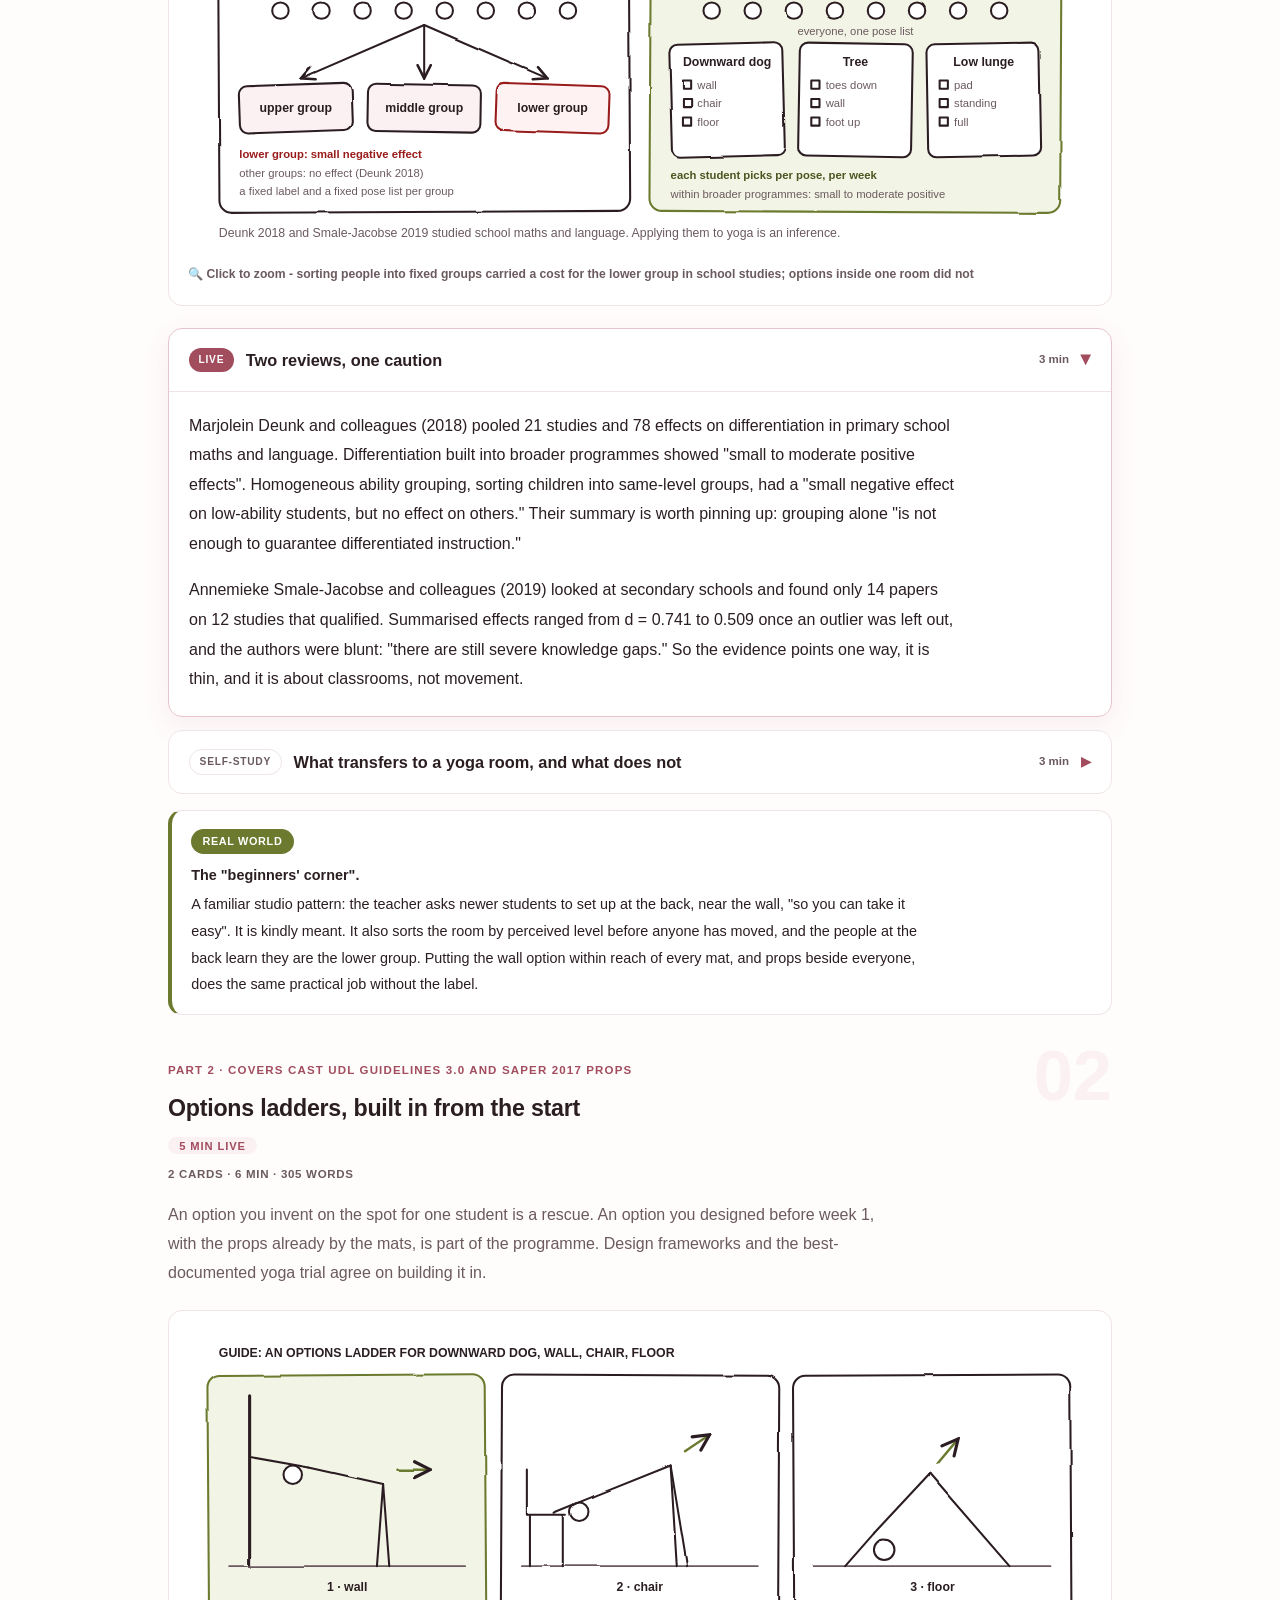
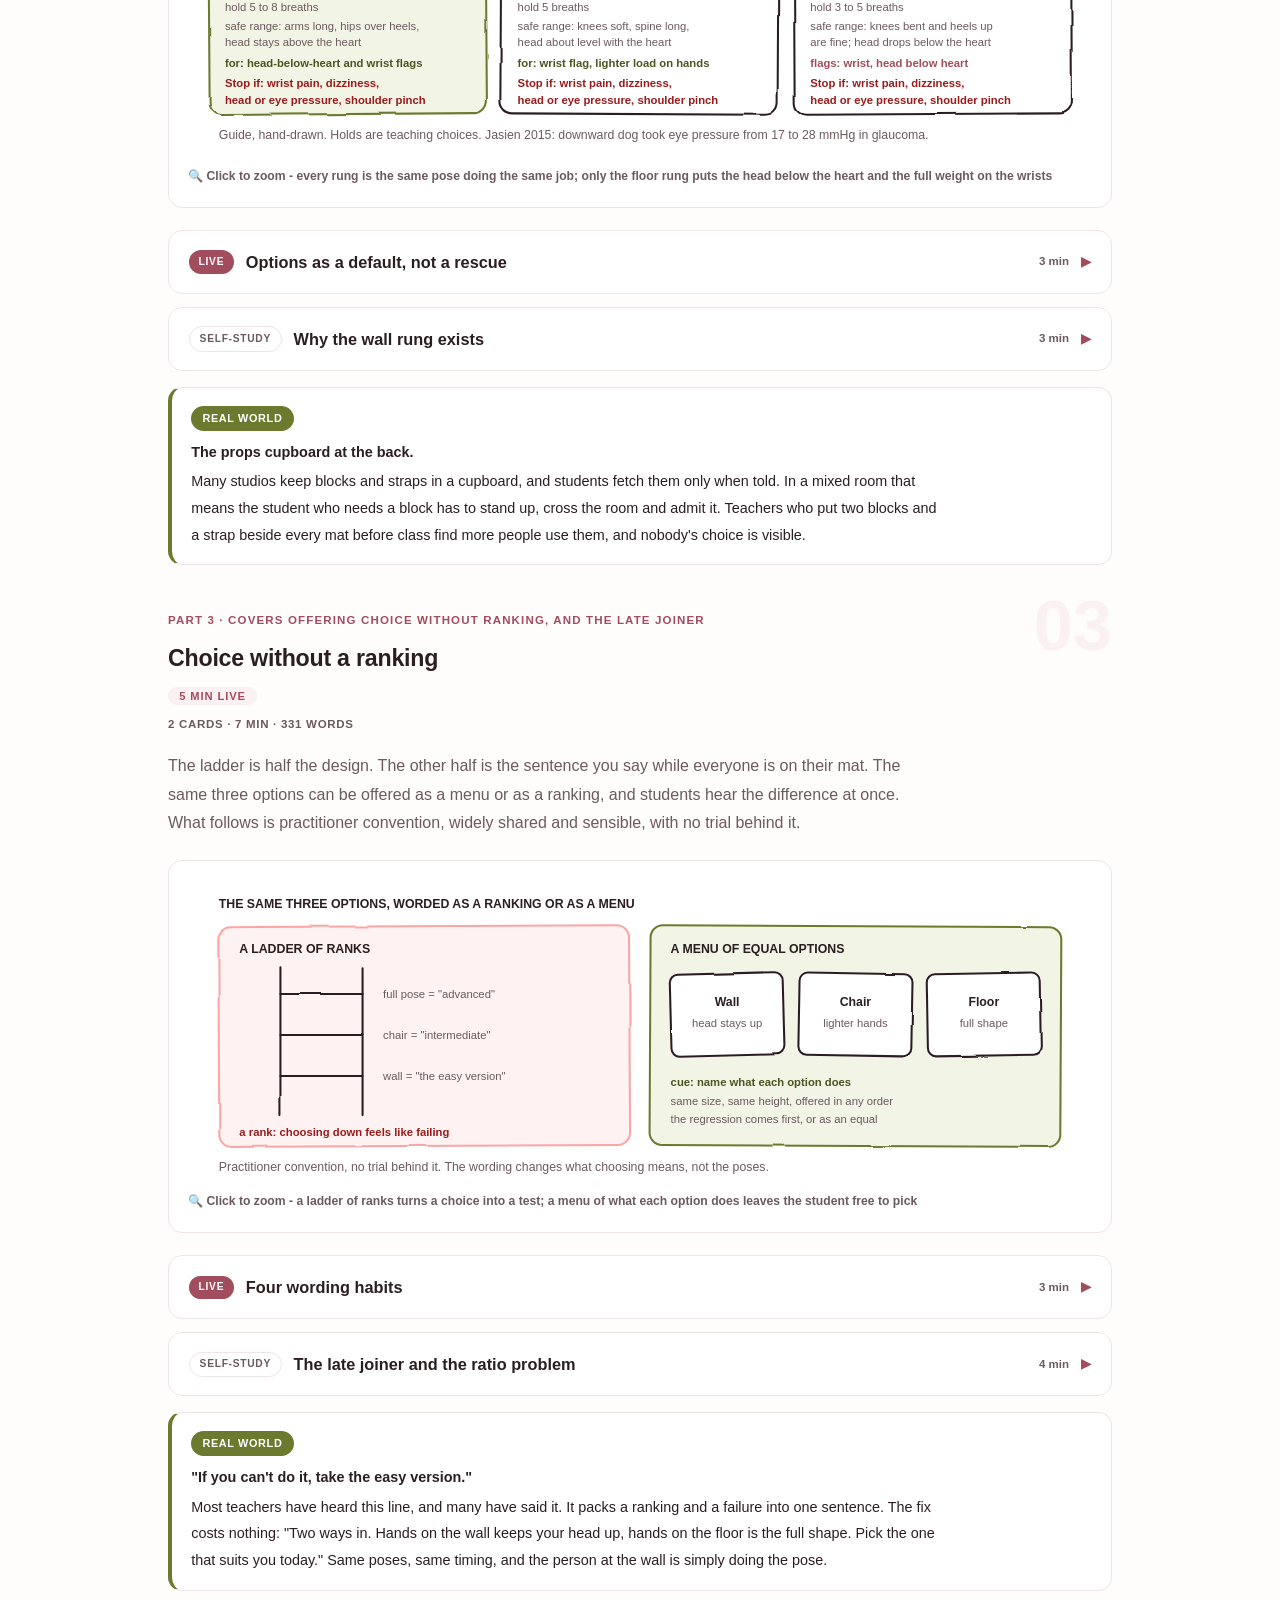
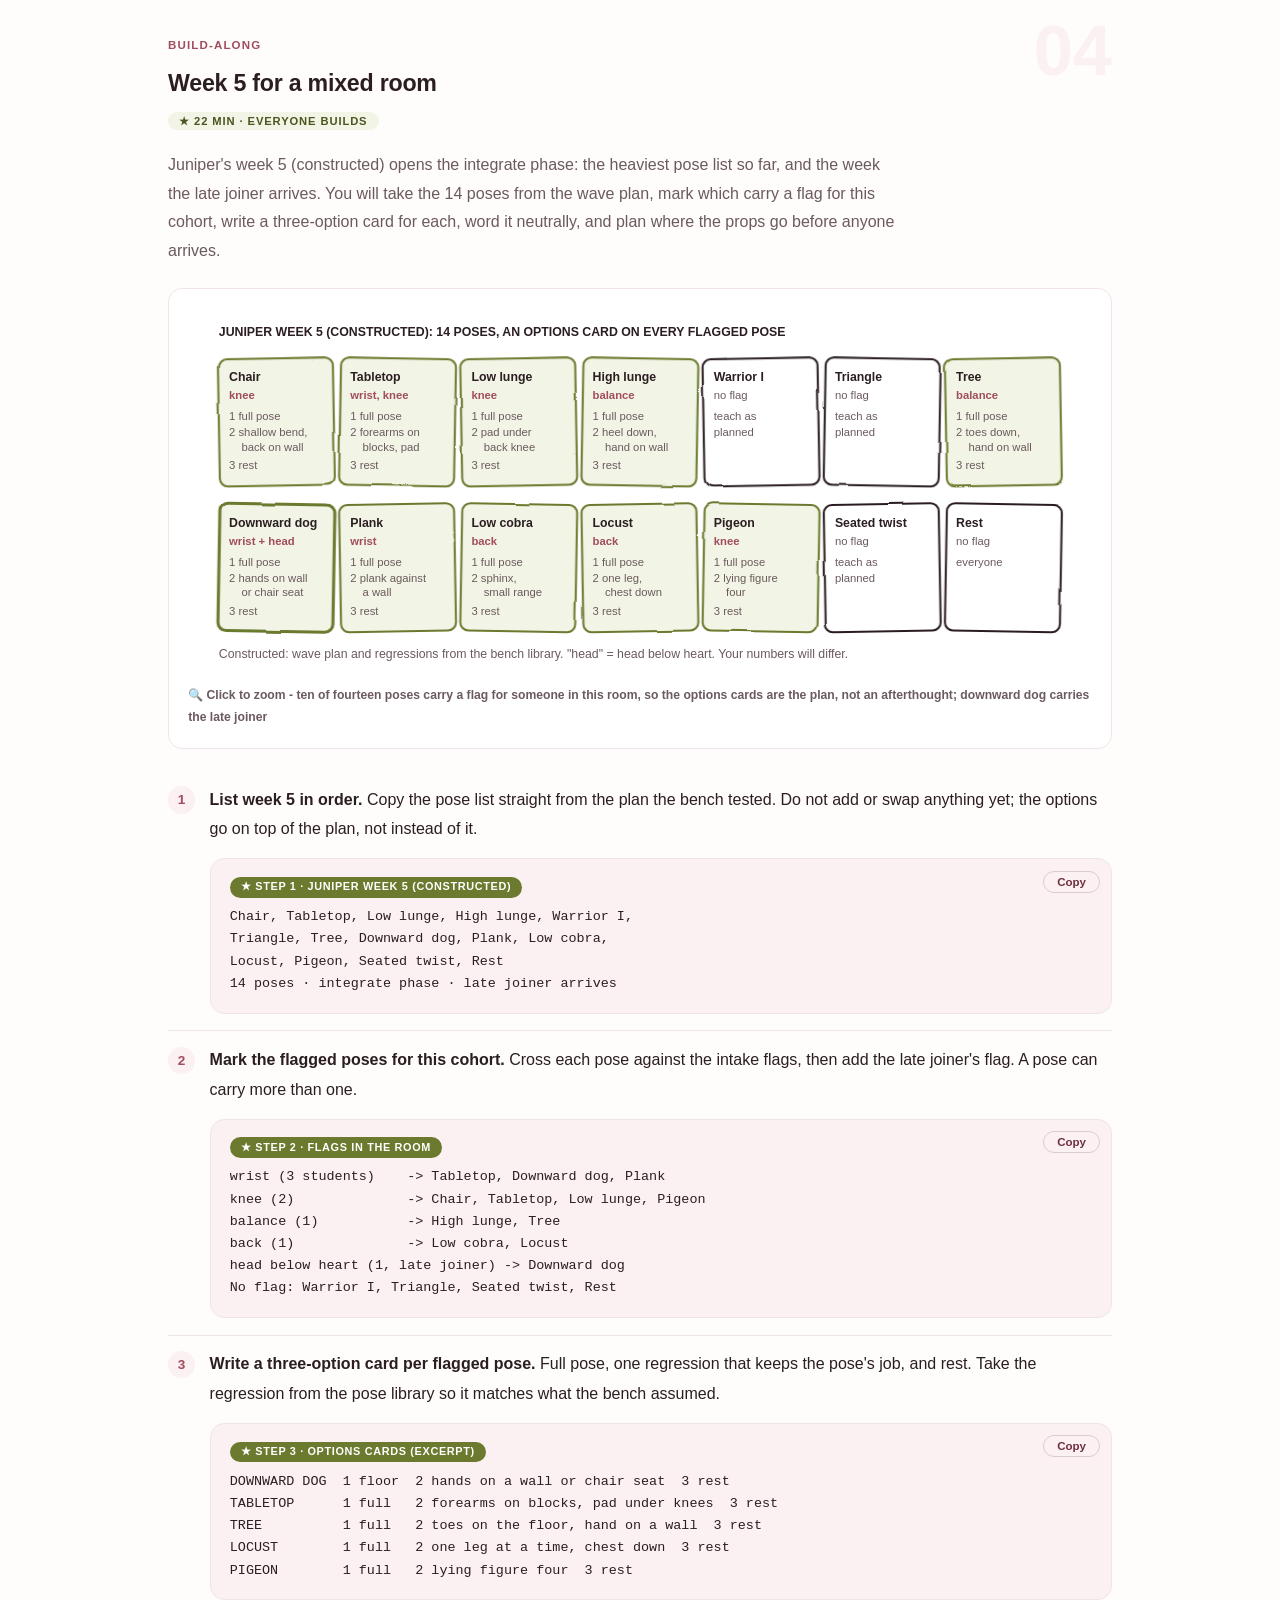
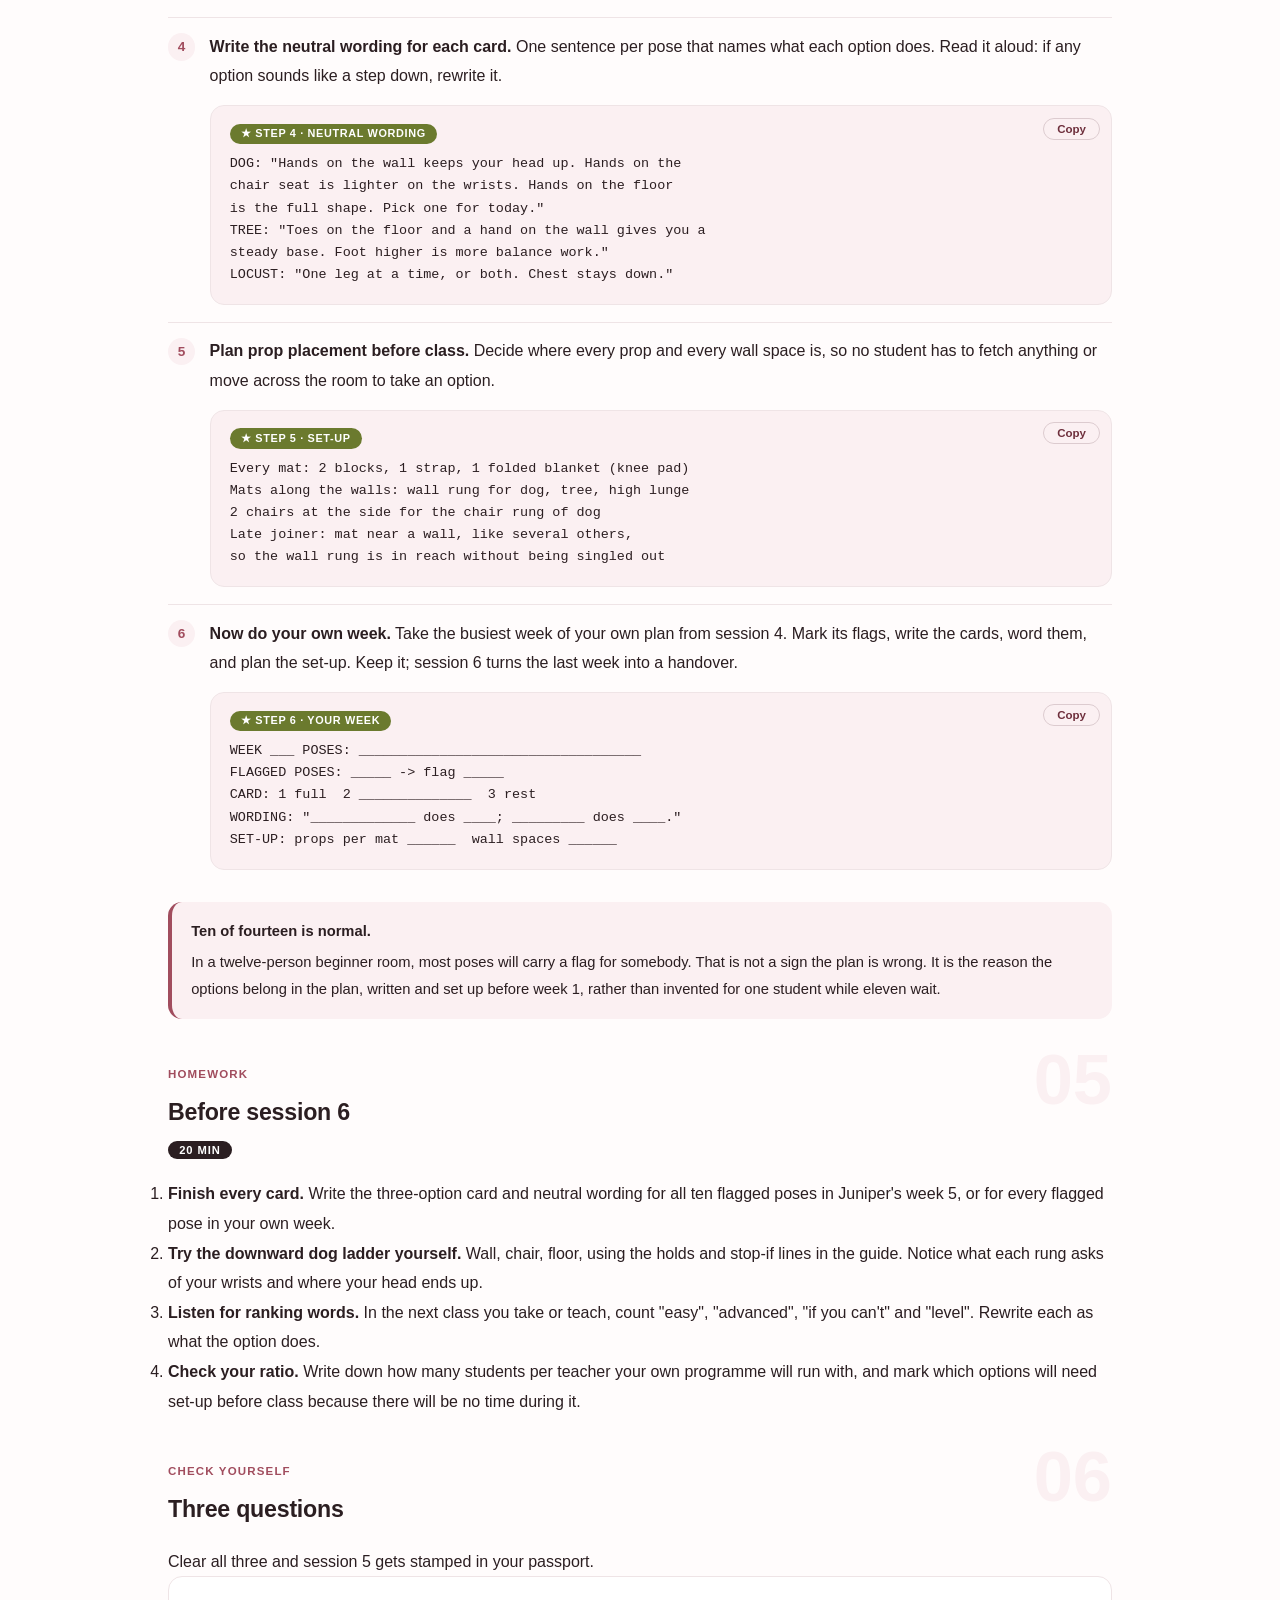
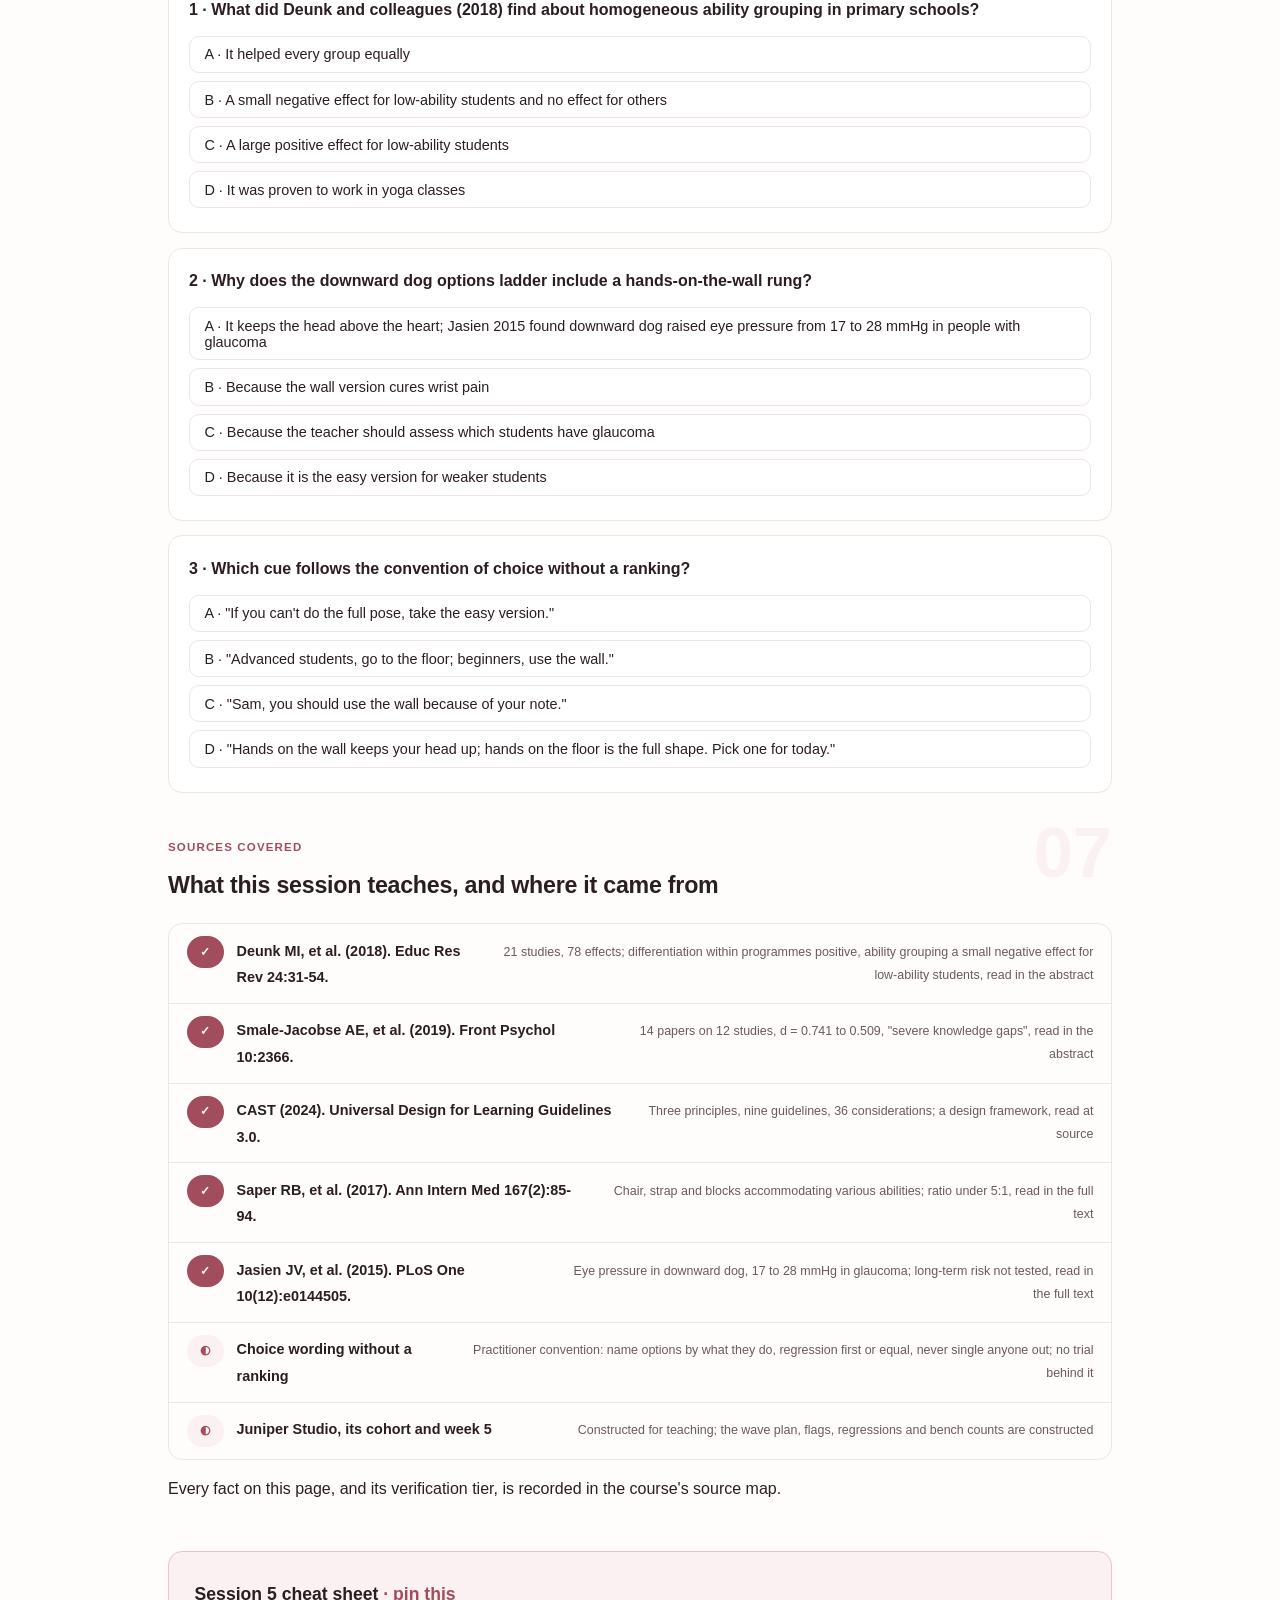
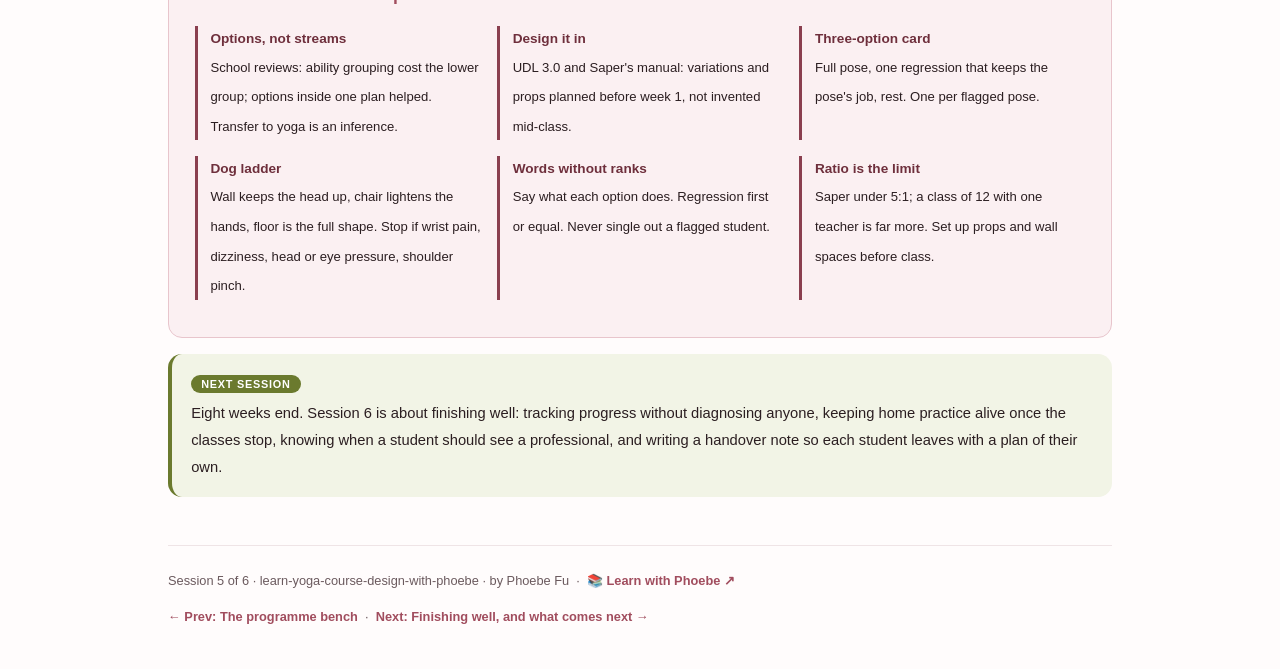
<file: courses/05-one-room-many-levels.html>
<!DOCTYPE html>
<html lang="en">
<head>
<meta charset="UTF-8">
<meta name="viewport" content="width=device-width, initial-scale=1.0">
<!-- social:start -->
<meta name="description" content="Session 5 of 6. What school research on mixed-ability groups suggests, how to build options ladders and props into a programme from the start, and how to offer choice without ranking anyone. Then plan week 5 of a constructed studio's programme for a mixed room.">
<meta property="og:type" content="article">
<meta property="og:site_name" content="Learn with Phoebe">
<meta property="og:title" content="One room, many levels - learn yoga course design with phoebe">
<meta property="og:description" content="Session 5 of 6. Options inside one room beat sorting people into levels: options ladders, props, and choice without a ranking.">
<meta property="og:url" content="https://phoebefu6.github.io/learn-yoga-course-design-with-phoebe/courses/05-one-room-many-levels.html">
<meta property="og:image" content="https://phoebefu6.github.io/learn-yoga-course-design-with-phoebe/assets/og-cover.png">
<meta property="og:image:width" content="1200">
<meta property="og:image:height" content="630">
<meta name="twitter:card" content="summary_large_image">
<meta name="twitter:title" content="One room, many levels - learn yoga course design with phoebe">
<meta name="twitter:description" content="Session 5 of 6. Options ladders, props, and choice without a ranking in a mixed room.">
<meta name="twitter:image" content="https://phoebefu6.github.io/learn-yoga-course-design-with-phoebe/assets/og-cover.png">
<!-- social:end -->
<title>Session 5 · One room, many levels - learn yoga course design with phoebe</title>
<link rel="stylesheet" href="../assets/style.css?v=4">
</head>
<body>

<div class="toolbar">
  <div class="wrap">
    <span class="crumb"><a href="../index.html">learn-yoga-course-design-with-phoebe</a> / Session 5 of 6</span>
    <button class="btn" id="toggle-all" type="button">Expand all</button>
    <button class="btn primary" id="zoom-toggle" type="button">Projector zoom: off</button>
  </div>
</div>

<header class="masthead">
  <div class="wrap">
    <div class="eyebrow">Learn Yoga Course Design with Phoebe · Session 5 of 6</div>
    <h1>One room, <span class="accent">many levels</span></h1>
    <p class="sub">Every beginner room is a mixed room. Twelve people book the same programme and arrive with stiff wrists, a sore knee, a wobble on one leg, and one person who joins in week 5 with a note from their doctor. Tonight we look at what research on mixed groups actually shows, build options ladders and props into the plan before anyone walks in, learn to offer a choice without turning it into a ranking, and plan Juniper's week 5 so every flagged pose already has its options card.</p>
    <div class="chip-row">
      <span class="chip level">🟠 Deeper</span>
      <span class="chip audience">Aspiring and new yoga teachers</span>
      <span class="chip audience">A chair, a strap, two blocks</span>
      <span class="chip time">45 min</span>
    </div>
    <div class="agenda">
      <span class="a1" style="flex:1">0-3 · Welcome</span>
      <span class="a2" style="flex:4">3-18 · Research, ladders, choice</span>
      <span class="a3" style="flex:5">18-40 · Build-along: week 5</span>
      <span class="a4" style="flex:1">40-45 · Q&amp;A</span>
    </div>
  </div>
</header>

<main class="wrap">

  <section class="section" id="intro">
    <div class="section-kicker">
      <span class="klabel">Part 0</span>
      <h2>Where we start</h2>
    </div>
    <p class="lede">The running case is constructed. Juniper Studio is an invented community studio; its owner Mei has twelve students booked into an 8-week beginner programme, one 60-minute class a week. Session 2's intake gave us the cohort's caution flags: wrist 3, knee 2, balance 1, back 1, none 5. Session 4's bench then broke the plan on purpose: a student with a head-below-heart flag joins in week 5. Tonight that room becomes the design brief. Bring a chair, a strap and two blocks if you have them; you will want to try the ladders yourself.</p>

    <div class="callout tip">
      <p><strong>Not medical advice.</strong> A caution flag is a referral tag, never a diagnosis. The teacher adapts the pose and, when something is beyond a teacher's scope, refers the student to their clinician. Nothing here assesses a condition or promises that an option will fix one.</p>
    </div>

    <div class="legend">
      <span class="pill">🎫 Clear all three quiz questions to stamp your passport</span>
      <span class="pill">Live = presented in the 45 minutes</span>
      <span class="pill">Self-study = the full depth, after class</span>
      <span class="pill">★ Build-along = do it yourself</span>
    </div>

    <div class="callout win">
      <p><strong>★ What you walk out with tonight.</strong> An honest reading of the mixed-group research and its limits, a three-rung options ladder for downward dog with a stick-figure guide, a way of wording choices so nobody is ranked, and Juniper's week 5 with an options card on every flagged pose, ready to teach.</p>
    </div>
  </section>

  <section class="section" id="part-1">
    <div class="section-kicker">
      <span class="klabel">Part 1 · covers Deunk 2018 and Smale-Jacobse 2019</span>
      <h2>What the research on mixed groups shows</h2>
      <span class="tag concept">5 min live</span>
    </div>
    <p class="lede">There is almost no research on mixed-level yoga rooms. There is a body of research on mixed-ability school classrooms, where the question is the same shape: do you sort people into levels, or teach one group with options inside it? The two best reviews are honest about what they cannot say, and we should be too.</p>

    <figure class="zoomable">
      <svg viewBox="0 0 880 334" xmlns="http://www.w3.org/2000/svg" role="img" aria-label="Two room designs. Left, streamed: eight students sorted into upper, middle and lower groups with fixed pose lists; Deunk 2018 found homogeneous ability grouping had a small negative effect for low-ability students and no effect for others. Right, one room: the same eight students share one pose list, and each pose card offers three options, such as wall, chair or floor for downward dog; differentiation within broader programmes showed small to moderate positive effects. Both reviews studied school classrooms.">
        <defs>
          <filter id="y5aSk" x="-3%" y="-3%" width="106%" height="106%"><feTurbulence type="fractalNoise" baseFrequency="0.02" numOctaves="2" seed="51" result="n"/><feDisplacementMap in="SourceGraphic" in2="n" scale="2.4" xChannelSelector="R" yChannelSelector="G"/></filter>
          <marker id="y5aAr" viewBox="0 0 10 10" refX="9" refY="5" markerWidth="8" markerHeight="8" orient="auto"><path d="M1 1 L9 5 L1 9" fill="none" stroke="#2B1E21" stroke-width="1.6" stroke-linecap="round"/></marker>
        </defs>
        <style>
          .y5aH { font: 800 12px Inter, sans-serif; fill: #2B1E21; }
          .y5aL { font: 600 12px Inter, sans-serif; fill: #2B1E21; }
          .y5aS { font: 400 11px Inter, sans-serif; fill: #6B5A5E; }
          .y5aB { font: 800 11px Inter, sans-serif; fill: #4A5520; }
          .y5aA { font: 700 11px Inter, sans-serif; fill: #A14D5E; }
          .y5aN { font: 400 12px Inter, sans-serif; fill: #6B5A5E; }
          .y5aR { font: 800 11px Inter, sans-serif; fill: #991B1B; }
        </style>

        <text class="y5aH" x="30" y="26">TWO WAYS TO HANDLE A MIXED GROUP, DRAWN AS MECHANISMS</text>

        <g filter="url(#y5aSk)" fill="none" stroke="#2B1E21" stroke-width="2" stroke-linecap="round" stroke-linejoin="round">
          <rect x="30" y="44" width="400" height="250" rx="12" transform="rotate(-0.3 230 169)" fill="#FFFFFF"/>
          <rect x="450" y="44" width="400" height="250" rx="12" transform="rotate(0.3 650 169)" fill="#F2F4E6" stroke="#6B7A2E"/>

          <circle cx="90" cy="98" r="8" fill="#FFFFFF"/>
          <circle cx="130" cy="98" r="8" fill="#FFFFFF"/>
          <circle cx="170" cy="98" r="8" fill="#FFFFFF"/>
          <circle cx="210" cy="98" r="8" fill="#FFFFFF"/>
          <circle cx="250" cy="98" r="8" fill="#FFFFFF"/>
          <circle cx="290" cy="98" r="8" fill="#FFFFFF"/>
          <circle cx="330" cy="98" r="8" fill="#FFFFFF"/>
          <circle cx="370" cy="98" r="8" fill="#FFFFFF"/>
          <path d="M230 112 L110 164" marker-end="url(#y5aAr)"/>
          <path d="M230 112 L230 164" marker-end="url(#y5aAr)"/>
          <path d="M230 112 L350 164" marker-end="url(#y5aAr)"/>
          <rect x="50" y="170" width="110" height="46" rx="8" transform="rotate(-2 105 193)" fill="#FBF0F2"/>
          <rect x="175" y="170" width="110" height="46" rx="8" transform="rotate(1 230 193)" fill="#FBF0F2"/>
          <rect x="300" y="170" width="110" height="46" rx="8" transform="rotate(2 355 193)" fill="#FEF2F2" stroke="#991B1B"/>

          <circle cx="510" cy="98" r="8" fill="#FFFFFF"/>
          <circle cx="550" cy="98" r="8" fill="#FFFFFF"/>
          <circle cx="590" cy="98" r="8" fill="#FFFFFF"/>
          <circle cx="630" cy="98" r="8" fill="#FFFFFF"/>
          <circle cx="670" cy="98" r="8" fill="#FFFFFF"/>
          <circle cx="710" cy="98" r="8" fill="#FFFFFF"/>
          <circle cx="750" cy="98" r="8" fill="#FFFFFF"/>
          <circle cx="790" cy="98" r="8" fill="#FFFFFF"/>
          <rect x="470" y="130" width="110" height="110" rx="8" transform="rotate(-1.5 525 185)" fill="#FFFFFF"/>
          <rect x="595" y="130" width="110" height="110" rx="8" transform="rotate(1 650 185)" fill="#FFFFFF"/>
          <rect x="720" y="130" width="110" height="110" rx="8" transform="rotate(-1 775 185)" fill="#FFFFFF"/>
          <rect x="482" y="166" width="8" height="8" fill="#FFFFFF"/>
          <rect x="482" y="184" width="8" height="8" fill="#FFFFFF"/>
          <rect x="482" y="202" width="8" height="8" fill="#FFFFFF"/>
          <rect x="607" y="166" width="8" height="8" fill="#FFFFFF"/>
          <rect x="607" y="184" width="8" height="8" fill="#FFFFFF"/>
          <rect x="607" y="202" width="8" height="8" fill="#FFFFFF"/>
          <rect x="732" y="166" width="8" height="8" fill="#FFFFFF"/>
          <rect x="732" y="184" width="8" height="8" fill="#FFFFFF"/>
          <rect x="732" y="202" width="8" height="8" fill="#FFFFFF"/>
        </g>

        <text class="y5aL" x="50" y="70">STREAMED: sort first, then teach</text>
        <text class="y5aL" x="105" y="197" text-anchor="middle">upper group</text>
        <text class="y5aL" x="230" y="197" text-anchor="middle">middle group</text>
        <text class="y5aL" x="355" y="197" text-anchor="middle">lower group</text>
        <text class="y5aR" x="50" y="242">lower group: small negative effect</text>
        <text class="y5aS" x="50" y="260">other groups: no effect (Deunk 2018)</text>
        <text class="y5aS" x="50" y="278">a fixed label and a fixed pose list per group</text>

        <text class="y5aL" x="470" y="70">ONE ROOM: options at every pose</text>
        <text class="y5aS" x="650" y="122" text-anchor="middle">everyone, one pose list</text>
        <text class="y5aL" x="525" y="152" text-anchor="middle">Downward dog</text>
        <text class="y5aS" x="496" y="174">wall</text>
        <text class="y5aS" x="496" y="192">chair</text>
        <text class="y5aS" x="496" y="210">floor</text>
        <text class="y5aL" x="650" y="152" text-anchor="middle">Tree</text>
        <text class="y5aS" x="621" y="174">toes down</text>
        <text class="y5aS" x="621" y="192">wall</text>
        <text class="y5aS" x="621" y="210">foot up</text>
        <text class="y5aL" x="775" y="152" text-anchor="middle">Low lunge</text>
        <text class="y5aS" x="746" y="174">pad</text>
        <text class="y5aS" x="746" y="192">standing</text>
        <text class="y5aS" x="746" y="210">full</text>
        <text class="y5aB" x="470" y="262">each student picks per pose, per week</text>
        <text class="y5aS" x="470" y="280">within broader programmes: small to moderate positive</text>

        <text class="y5aN" x="30" y="318">Deunk 2018 and Smale-Jacobse 2019 studied school maths and language. Applying them to yoga is an inference.</text>
      </svg>
      <figcaption>🔍 Click to zoom - sorting people into fixed groups carried a cost for the lower group in school studies; options inside one room did not</figcaption>
    </figure>

    <details class="card" open>
      <summary><span class="mode live">Live</span>Two reviews, one caution<span class="mini">3 min</span><span class="caret">▶</span></summary>
      <div class="body">
        <p>Marjolein Deunk and colleagues (2018) pooled 21 studies and 78 effects on differentiation in primary school maths and language. Differentiation built into broader programmes showed "small to moderate positive effects". Homogeneous ability grouping, sorting children into same-level groups, had a "small negative effect on low-ability students, but no effect on others." Their summary is worth pinning up: grouping alone "is not enough to guarantee differentiated instruction."</p>
        <p>Annemieke Smale-Jacobse and colleagues (2019) looked at secondary schools and found only 14 papers on 12 studies that qualified. Summarised effects ranged from d = 0.741 to 0.509 once an outlier was left out, and the authors were blunt: "there are still severe knowledge gaps." So the evidence points one way, it is thin, and it is about classrooms, not movement.</p>
      </div>
    </details>

    <details class="card">
      <summary><span class="mode self">Self-study</span>What transfers to a yoga room, and what does not<span class="mini">3 min</span><span class="caret">▶</span></summary>
      <div class="body">
        <p>Both reviews measured school academic outcomes: test scores in maths and reading. A yoga programme cares about something different, whether a student can do a pose safely, feels capable, and keeps coming. Carrying the finding across is an inference, not a result, and it is fair to say so to a studio owner who asks.</p>
        <p>The practical reading is still useful. If sorting learners into a fixed lower group carried a cost for exactly the people who most needed support, a "level 1 / level 2" split inside a beginner programme deserves suspicion. The alternative the reviews favour, options inside one shared plan, is also the one that keeps a beginner programme a single group that can travel through eight weeks together. For the general craft of adapting a course to its learners, see <a href="https://phoebefu6.github.io/learn-course-design-with-phoebe/courses/b1-needs-analysis.html">Course Design: needs analysis ↗</a>.</p>
      </div>
    </details>

    <div class="callout example">
      <span class="ex-pill">Real world</span>
      <p><strong>The "beginners' corner".</strong> A familiar studio pattern: the teacher asks newer students to set up at the back, near the wall, "so you can take it easy". It is kindly meant. It also sorts the room by perceived level before anyone has moved, and the people at the back learn they are the lower group. Putting the wall option within reach of every mat, and props beside everyone, does the same practical job without the label.</p>
    </div>
  </section>

  <section class="section" id="part-2">
    <div class="section-kicker">
      <span class="klabel">Part 2 · covers CAST UDL Guidelines 3.0 and Saper 2017 props</span>
      <h2>Options ladders, built in from the start</h2>
      <span class="tag concept">5 min live</span>
    </div>
    <p class="lede">An option you invent on the spot for one student is a rescue. An option you designed before week 1, with the props already by the mats, is part of the programme. Design frameworks and the best-documented yoga trial agree on building it in.</p>

    <figure class="zoomable">
      <svg viewBox="0 0 880 414" xmlns="http://www.w3.org/2000/svg" role="img" aria-label="Stick-figure guide: an options ladder for downward dog in three rungs. Wall: hands on a wall at shoulder height, hips back, head above the heart, hold 5 to 8 breaths. Chair: hands on a chair seat, head about level with the heart, hold 5 breaths. Floor: the full inverted V with hands and feet on the floor, head below the heart, hold 3 to 5 breaths; wrist and head-below-heart flags apply. Stop if wrist pain, dizziness, pressure in the head or eyes, or shoulder pinching.">
        <defs>
          <filter id="y5bSk" x="-3%" y="-3%" width="106%" height="106%"><feTurbulence type="fractalNoise" baseFrequency="0.02" numOctaves="2" seed="52" result="n"/><feDisplacementMap in="SourceGraphic" in2="n" scale="2.4" xChannelSelector="R" yChannelSelector="G"/></filter>
          <marker id="y5bAr" viewBox="0 0 10 10" refX="9" refY="5" markerWidth="8" markerHeight="8" orient="auto"><path d="M1 1 L9 5 L1 9" fill="none" stroke="#2B1E21" stroke-width="1.6" stroke-linecap="round"/></marker>
        </defs>
        <style>
          .y5bH { font: 800 12px Inter, sans-serif; fill: #2B1E21; }
          .y5bL { font: 600 12px Inter, sans-serif; fill: #2B1E21; }
          .y5bS { font: 400 11px Inter, sans-serif; fill: #6B5A5E; }
          .y5bB { font: 800 11px Inter, sans-serif; fill: #4A5520; }
          .y5bA { font: 700 11px Inter, sans-serif; fill: #A14D5E; }
          .y5bN { font: 400 12px Inter, sans-serif; fill: #6B5A5E; }
          .y5bR { font: 800 11px Inter, sans-serif; fill: #991B1B; }
        </style>

        <text class="y5bH" x="30" y="26">GUIDE: AN OPTIONS LADDER FOR DOWNWARD DOG, WALL, CHAIR, FLOOR</text>

        <g filter="url(#y5bSk)" fill="none" stroke="#2B1E21" stroke-width="2" stroke-linecap="round" stroke-linejoin="round">
          <rect x="20" y="44" width="270" height="330" rx="12" transform="rotate(-0.4 155 209)" fill="#F2F4E6" stroke="#6B7A2E"/>
          <rect x="305" y="44" width="270" height="330" rx="12" transform="rotate(0.3 440 209)" fill="#FFFFFF"/>
          <rect x="590" y="44" width="270" height="330" rx="12" transform="rotate(-0.3 725 209)" fill="#FFFFFF"/>

          <path d="M60 64 V230" stroke-width="3"/>
          <path d="M40 230 H270" stroke="#6B5A5E" stroke-width="1.6"/>
          <circle cx="102" cy="141" r="9" fill="#FFFFFF"/>
          <path d="M118 134 L62 124"/>
          <path d="M118 134 L190 150"/>
          <path d="M190 150 L196 230"/>
          <path d="M190 150 L184 230"/>
          <path d="M204 136 L236 136" stroke="#6B7A2E" stroke-width="2.4" marker-end="url(#y5bAr)"/>

          <path d="M325 230 H555" stroke="#6B5A5E" stroke-width="1.6"/>
          <path d="M330 180 H368 M333 180 V230 M365 180 V230 M330 180 V136"/>
          <circle cx="381" cy="177" r="9" fill="#FFFFFF"/>
          <path d="M395 162 L356 178"/>
          <path d="M395 162 L470 132"/>
          <path d="M470 132 L486 230"/>
          <path d="M470 132 L476 230"/>
          <path d="M484 118 L508 102" stroke="#6B7A2E" stroke-width="2.4" marker-end="url(#y5bAr)"/>

          <path d="M610 230 H840" stroke="#6B5A5E" stroke-width="1.6"/>
          <circle cx="678" cy="214" r="10" fill="#FFFFFF"/>
          <path d="M640 230 L668 198"/>
          <path d="M668 198 L722 140"/>
          <path d="M722 140 L800 230"/>
          <path d="M730 130 L750 106" stroke="#6B7A2E" stroke-width="2.4" marker-end="url(#y5bAr)"/>
        </g>

        <text class="y5bL" x="155" y="254" text-anchor="middle">1 · wall</text>
        <text class="y5bS" x="36" y="274">hold 5 to 8 breaths</text>
        <text class="y5bS" x="36" y="292">safe range: arms long, hips over heels,</text>
        <text class="y5bS" x="36" y="308">head stays above the heart</text>
        <text class="y5bB" x="36" y="328">for: head-below-heart and wrist flags</text>
        <text class="y5bR" x="36" y="348">Stop if: wrist pain, dizziness,</text>
        <text class="y5bR" x="36" y="364">head or eye pressure, shoulder pinch</text>

        <text class="y5bL" x="440" y="254" text-anchor="middle">2 · chair</text>
        <text class="y5bS" x="321" y="274">hold 5 breaths</text>
        <text class="y5bS" x="321" y="292">safe range: knees soft, spine long,</text>
        <text class="y5bS" x="321" y="308">head about level with the heart</text>
        <text class="y5bB" x="321" y="328">for: wrist flag, lighter load on hands</text>
        <text class="y5bR" x="321" y="348">Stop if: wrist pain, dizziness,</text>
        <text class="y5bR" x="321" y="364">head or eye pressure, shoulder pinch</text>

        <text class="y5bL" x="725" y="254" text-anchor="middle">3 · floor</text>
        <text class="y5bS" x="606" y="274">hold 3 to 5 breaths</text>
        <text class="y5bS" x="606" y="292">safe range: knees bent and heels up</text>
        <text class="y5bS" x="606" y="308">are fine; head drops below the heart</text>
        <text class="y5bA" x="606" y="328">flags: wrist, head below heart</text>
        <text class="y5bR" x="606" y="348">Stop if: wrist pain, dizziness,</text>
        <text class="y5bR" x="606" y="364">head or eye pressure, shoulder pinch</text>

        <text class="y5bN" x="30" y="398">Guide, hand-drawn. Holds are teaching choices. Jasien 2015: downward dog took eye pressure from 17 to 28 mmHg in glaucoma.</text>
      </svg>
      <figcaption>🔍 Click to zoom - every rung is the same pose doing the same job; only the floor rung puts the head below the heart and the full weight on the wrists</figcaption>
    </figure>

    <details class="card">
      <summary><span class="mode live">Live</span>Options as a default, not a rescue<span class="mini">3 min</span><span class="caret">▶</span></summary>
      <div class="body">
        <p>CAST's Universal Design for Learning Guidelines, version 3.0 (released 30 July 2024), organise design around three principles, Engagement, Representation, and Action and Expression, broken into nine guidelines and 36 considerations. The aim is that "all learners are able to access and participate in meaningful, challenging learning opportunities." UDL is a design framework, not an outcome trial: it tells you how to plan, not how much better a class will go.</p>
        <p>Saper's 2017 trial is the yoga version of the same idea, in practice. Its 12 weekly classes were taught to a predominantly low-income, racially diverse group where "pose variations and aids (such as chair, strap, and blocks) accommodated various abilities," with fewer than 5 participants per instructor. The variations were part of the manual, not improvised. That is the move: write the ladder into the plan for every pose that carries a flag.</p>
      </div>
    </details>

    <details class="card">
      <summary><span class="mode self">Self-study</span>Why the wall rung exists<span class="mini">3 min</span><span class="caret">▶</span></summary>
      <div class="body">
        <p>Jasien and colleagues (2015) measured eye pressure in 10 people with glaucoma and 10 without during 2-minute holds. In downward dog, pressure in the glaucoma group rose from 17 to 28 mmHg (17 to 29 in the normal group), and returned to baseline within 2 minutes of sitting up. Whether that harms anyone's eyes over time was not tested. A teacher does not need to interpret any of that; it is the reason a "head below heart" flag exists, and the reason the wall rung keeps the head up.</p>
        <p>A good ladder rung keeps the pose's job. Downward dog lengthens the back of the body with the arms overhead; the wall and chair rungs do that too, with less weight on the hands and the head higher. A rung that changes the job, swapping in an unrelated pose, belongs in a different conversation. How each pose works is <a href="https://phoebefu6.github.io/learn-yoga-theory-with-phoebe/courses/06-asana-theory.html">Yoga Theory session 6 ↗</a>; here we only decide which rungs the programme offers.</p>
      </div>
    </details>

    <div class="callout example">
      <span class="ex-pill">Real world</span>
      <p><strong>The props cupboard at the back.</strong> Many studios keep blocks and straps in a cupboard, and students fetch them only when told. In a mixed room that means the student who needs a block has to stand up, cross the room and admit it. Teachers who put two blocks and a strap beside every mat before class find more people use them, and nobody's choice is visible.</p>
    </div>
  </section>

  <section class="section" id="part-3">
    <div class="section-kicker">
      <span class="klabel">Part 3 · covers offering choice without ranking, and the late joiner</span>
      <h2>Choice without a ranking</h2>
      <span class="tag concept">5 min live</span>
    </div>
    <p class="lede">The ladder is half the design. The other half is the sentence you say while everyone is on their mat. The same three options can be offered as a menu or as a ranking, and students hear the difference at once. What follows is practitioner convention, widely shared and sensible, with no trial behind it.</p>

    <figure class="zoomable">
      <svg viewBox="0 0 880 292" xmlns="http://www.w3.org/2000/svg" role="img" aria-label="Left, the wrong way: a ladder of ranks with the full pose labelled advanced, the chair intermediate and the wall the easy version, so choosing down feels like failing. Right: a menu of three equal cards, wall keeps the head up, chair is lighter on the hands, floor is the full shape, offered in any order with the regression first or as an equal.">
        <defs>
          <filter id="y5cSk" x="-3%" y="-3%" width="106%" height="106%"><feTurbulence type="fractalNoise" baseFrequency="0.02" numOctaves="2" seed="53" result="n"/><feDisplacementMap in="SourceGraphic" in2="n" scale="2.4" xChannelSelector="R" yChannelSelector="G"/></filter>
        </defs>
        <style>
          .y5cH { font: 800 12px Inter, sans-serif; fill: #2B1E21; }
          .y5cL { font: 600 12px Inter, sans-serif; fill: #2B1E21; }
          .y5cS { font: 400 11px Inter, sans-serif; fill: #6B5A5E; }
          .y5cB { font: 800 11px Inter, sans-serif; fill: #4A5520; }
          .y5cN { font: 400 12px Inter, sans-serif; fill: #6B5A5E; }
          .y5cR { font: 800 11px Inter, sans-serif; fill: #991B1B; }
        </style>

        <text class="y5cH" x="30" y="26">THE SAME THREE OPTIONS, WORDED AS A RANKING OR AS A MENU</text>

        <g filter="url(#y5cSk)" fill="none" stroke="#2B1E21" stroke-width="2" stroke-linecap="round" stroke-linejoin="round">
          <rect x="30" y="44" width="400" height="214" rx="12" transform="rotate(-0.3 230 151)" fill="#FEF2F2" stroke="#FCA5A5"/>
          <rect x="450" y="44" width="400" height="214" rx="12" transform="rotate(0.3 650 151)" fill="#F2F4E6" stroke="#6B7A2E"/>

          <path d="M90 84 V228 M170 84 V228"/>
          <path d="M90 110 H170 M90 150 H170 M90 190 H170"/>

          <rect x="470" y="90" width="110" height="80" rx="8" transform="rotate(-1.5 525 130)" fill="#FFFFFF"/>
          <rect x="595" y="90" width="110" height="80" rx="8" transform="rotate(1 650 130)" fill="#FFFFFF"/>
          <rect x="720" y="90" width="110" height="80" rx="8" transform="rotate(-1 775 130)" fill="#FFFFFF"/>
        </g>

        <text class="y5cL" x="50" y="70">A LADDER OF RANKS</text>
        <text class="y5cS" x="190" y="114">full pose = "advanced"</text>
        <text class="y5cS" x="190" y="154">chair = "intermediate"</text>
        <text class="y5cS" x="190" y="194">wall = "the easy version"</text>
        <text class="y5cR" x="50" y="248">a rank: choosing down feels like failing</text>

        <text class="y5cL" x="470" y="70">A MENU OF EQUAL OPTIONS</text>
        <text class="y5cL" x="525" y="122" text-anchor="middle">Wall</text>
        <text class="y5cS" x="525" y="142" text-anchor="middle">head stays up</text>
        <text class="y5cL" x="650" y="122" text-anchor="middle">Chair</text>
        <text class="y5cS" x="650" y="142" text-anchor="middle">lighter hands</text>
        <text class="y5cL" x="775" y="122" text-anchor="middle">Floor</text>
        <text class="y5cS" x="775" y="142" text-anchor="middle">full shape</text>
        <text class="y5cB" x="470" y="200">cue: name what each option does</text>
        <text class="y5cS" x="470" y="218">same size, same height, offered in any order</text>
        <text class="y5cS" x="470" y="236">the regression comes first, or as an equal</text>

        <text class="y5cN" x="30" y="282">Practitioner convention, no trial behind it. The wording changes what choosing means, not the poses.</text>
      </svg>
      <figcaption>🔍 Click to zoom - a ladder of ranks turns a choice into a test; a menu of what each option does leaves the student free to pick</figcaption>
    </figure>

    <details class="card">
      <summary><span class="mode live">Live</span>Four wording habits<span class="mini">3 min</span><span class="caret">▶</span></summary>
      <div class="body">
        <p><strong>Name options by what they do, not by level.</strong> "Hands on the wall keeps your head up; hands on the floor is the full shape" rather than "the easy version". <strong>Offer the regression first, or as an equal.</strong> If the full pose always comes first, everything after it sounds like a step down. <strong>Never single out a flagged student.</strong> Offer the menu to the whole room; the student with the flag already knows which card is theirs from the intake conversation. <strong>Show every option yourself</strong> at some point in the programme, so no option belongs to "those people".</p>
        <p>How to phrase a cue well in general is <a href="https://phoebefu6.github.io/learn-yoga-theory-with-phoebe/courses/08-cueing-analogy.html">Yoga Theory session 8 ↗</a>. The programme-level job is narrower: write the neutral wording for each options card before class, so it is not improvised under pressure.</p>
      </div>
    </details>

    <details class="card">
      <summary><span class="mode self">Self-study</span>The late joiner and the ratio problem<span class="mini">4 min</span><span class="caret">▶</span></summary>
      <div class="body">
        <p>Session 4's bench sent a student with a head-below-heart flag into week 5. On the wave plan (rung 4), 3 poses then needed a regression: downward dog in weeks 5, 6 and 8. On the linear plan (rung 3), 9 did: downward dog, dolphin, crow and supported headstand across weeks 5 to 8. The ladder you drew in Part 2 is the whole answer for rung 4: the wall rung, offered to the room as an equal choice, and the new student is never the only one doing something different.</p>
        <p>Ratio is the honest limit. Saper's trial ran under 5 participants per instructor. A studio class of 12 with one teacher, Juniper's set-up, is more than twice that, so the teacher cannot coach every rung individually. The constructed bench numbers will be different for your plan, and the point holds: the more options a plan needs, the more they must be designed in, set up and worded in advance, because there will be no spare attention to invent them mid-class. If a student reports dizziness or pressure that does not settle, they stop, sit, and are referred to their clinician; session 6 lists the NHS warning signs.</p>
      </div>
    </details>

    <div class="callout example">
      <span class="ex-pill">Real world</span>
      <p><strong>"If you can't do it, take the easy version."</strong> Most teachers have heard this line, and many have said it. It packs a ranking and a failure into one sentence. The fix costs nothing: "Two ways in. Hands on the wall keeps your head up, hands on the floor is the full shape. Pick the one that suits you today." Same poses, same timing, and the person at the wall is simply doing the pose.</p>
    </div>
  </section>

  <section class="section" id="demo-1">
    <div class="section-kicker">
      <span class="klabel">Build-along</span>
      <h2>Week 5 for a mixed room</h2>
      <span class="tag demo">★ 22 min · everyone builds</span>
    </div>
    <p class="lede">Juniper's week 5 (constructed) opens the integrate phase: the heaviest pose list so far, and the week the late joiner arrives. You will take the 14 poses from the wave plan, mark which carry a flag for this cohort, write a three-option card for each, word it neutrally, and plan where the props go before anyone arrives.</p>

    <figure class="zoomable">
      <svg viewBox="0 0 880 356" xmlns="http://www.w3.org/2000/svg" role="img" aria-label="Juniper's week 5 as a strip of 14 poses in order. Flagged poses carry a three-option card: Chair, knee, shallow bend with back on a wall; Tabletop, wrist and knee, forearms on blocks and a knee pad; Low lunge, knee, pad under the back knee; High lunge, balance, back heel down and hand on a wall; Tree, balance, toes down and hand on a wall; Downward dog, wrist and head below heart, hands on a wall or chair seat; Plank, wrist, plank on a wall; Low cobra, back, sphinx with small range; Locust, back, one leg with chest down; Pigeon, knee, lying figure four. Warrior I, Triangle, Seated twist and Rest carry no flag.">
        <defs>
          <filter id="y5dSk" x="-3%" y="-3%" width="106%" height="106%"><feTurbulence type="fractalNoise" baseFrequency="0.02" numOctaves="2" seed="54" result="n"/><feDisplacementMap in="SourceGraphic" in2="n" scale="2.4" xChannelSelector="R" yChannelSelector="G"/></filter>
        </defs>
        <style>
          .y5dH { font: 800 12px Inter, sans-serif; fill: #2B1E21; }
          .y5dL { font: 600 12px Inter, sans-serif; fill: #2B1E21; }
          .y5dS { font: 400 11px Inter, sans-serif; fill: #6B5A5E; }
          .y5dA { font: 700 11px Inter, sans-serif; fill: #A14D5E; }
          .y5dN { font: 400 12px Inter, sans-serif; fill: #6B5A5E; }
        </style>

        <text class="y5dH" x="30" y="26">JUNIPER WEEK 5 (CONSTRUCTED): 14 POSES, AN OPTIONS CARD ON EVERY FLAGGED POSE</text>

        <g filter="url(#y5dSk)" fill="none" stroke="#2B1E21" stroke-width="2" stroke-linecap="round" stroke-linejoin="round">
          <rect x="30" y="48" width="112" height="124" rx="8" transform="rotate(-1 86 110)" fill="#F2F4E6" stroke="#6B7A2E"/>
          <rect x="148" y="48" width="112" height="124" rx="8" transform="rotate(1 204 110)" fill="#F2F4E6" stroke="#6B7A2E"/>
          <rect x="266" y="48" width="112" height="124" rx="8" transform="rotate(-1 322 110)" fill="#F2F4E6" stroke="#6B7A2E"/>
          <rect x="384" y="48" width="112" height="124" rx="8" transform="rotate(1 440 110)" fill="#F2F4E6" stroke="#6B7A2E"/>
          <rect x="502" y="48" width="112" height="124" rx="8" transform="rotate(-1 558 110)" fill="#FFFFFF"/>
          <rect x="620" y="48" width="112" height="124" rx="8" transform="rotate(1 676 110)" fill="#FFFFFF"/>
          <rect x="738" y="48" width="112" height="124" rx="8" transform="rotate(-1 794 110)" fill="#F2F4E6" stroke="#6B7A2E"/>

          <rect x="30" y="190" width="112" height="124" rx="8" transform="rotate(1 86 252)" fill="#F2F4E6" stroke="#6B7A2E" stroke-width="3"/>
          <rect x="148" y="190" width="112" height="124" rx="8" transform="rotate(-1 204 252)" fill="#F2F4E6" stroke="#6B7A2E"/>
          <rect x="266" y="190" width="112" height="124" rx="8" transform="rotate(1 322 252)" fill="#F2F4E6" stroke="#6B7A2E"/>
          <rect x="384" y="190" width="112" height="124" rx="8" transform="rotate(-1 440 252)" fill="#F2F4E6" stroke="#6B7A2E"/>
          <rect x="502" y="190" width="112" height="124" rx="8" transform="rotate(1 558 252)" fill="#F2F4E6" stroke="#6B7A2E"/>
          <rect x="620" y="190" width="112" height="124" rx="8" transform="rotate(-1 676 252)" fill="#FFFFFF"/>
          <rect x="738" y="190" width="112" height="124" rx="8" transform="rotate(1 794 252)" fill="#FFFFFF"/>
        </g>

        <text class="y5dL" x="40" y="70">Chair</text>
        <text class="y5dA" x="40" y="88">knee</text>
        <text class="y5dS" x="40" y="108">1 full pose</text>
        <text class="y5dS" x="40" y="124">2 shallow bend,</text>
        <text class="y5dS" x="52" y="138">back on wall</text>
        <text class="y5dS" x="40" y="156">3 rest</text>

        <text class="y5dL" x="158" y="70">Tabletop</text>
        <text class="y5dA" x="158" y="88">wrist, knee</text>
        <text class="y5dS" x="158" y="108">1 full pose</text>
        <text class="y5dS" x="158" y="124">2 forearms on</text>
        <text class="y5dS" x="170" y="138">blocks, pad</text>
        <text class="y5dS" x="158" y="156">3 rest</text>

        <text class="y5dL" x="276" y="70">Low lunge</text>
        <text class="y5dA" x="276" y="88">knee</text>
        <text class="y5dS" x="276" y="108">1 full pose</text>
        <text class="y5dS" x="276" y="124">2 pad under</text>
        <text class="y5dS" x="288" y="138">back knee</text>
        <text class="y5dS" x="276" y="156">3 rest</text>

        <text class="y5dL" x="394" y="70">High lunge</text>
        <text class="y5dA" x="394" y="88">balance</text>
        <text class="y5dS" x="394" y="108">1 full pose</text>
        <text class="y5dS" x="394" y="124">2 heel down,</text>
        <text class="y5dS" x="406" y="138">hand on wall</text>
        <text class="y5dS" x="394" y="156">3 rest</text>

        <text class="y5dL" x="512" y="70">Warrior I</text>
        <text class="y5dS" x="512" y="88">no flag</text>
        <text class="y5dS" x="512" y="108">teach as</text>
        <text class="y5dS" x="512" y="124">planned</text>

        <text class="y5dL" x="630" y="70">Triangle</text>
        <text class="y5dS" x="630" y="88">no flag</text>
        <text class="y5dS" x="630" y="108">teach as</text>
        <text class="y5dS" x="630" y="124">planned</text>

        <text class="y5dL" x="748" y="70">Tree</text>
        <text class="y5dA" x="748" y="88">balance</text>
        <text class="y5dS" x="748" y="108">1 full pose</text>
        <text class="y5dS" x="748" y="124">2 toes down,</text>
        <text class="y5dS" x="760" y="138">hand on wall</text>
        <text class="y5dS" x="748" y="156">3 rest</text>

        <text class="y5dL" x="40" y="212">Downward dog</text>
        <text class="y5dA" x="40" y="230">wrist + head</text>
        <text class="y5dS" x="40" y="250">1 full pose</text>
        <text class="y5dS" x="40" y="266">2 hands on wall</text>
        <text class="y5dS" x="52" y="280">or chair seat</text>
        <text class="y5dS" x="40" y="298">3 rest</text>

        <text class="y5dL" x="158" y="212">Plank</text>
        <text class="y5dA" x="158" y="230">wrist</text>
        <text class="y5dS" x="158" y="250">1 full pose</text>
        <text class="y5dS" x="158" y="266">2 plank against</text>
        <text class="y5dS" x="170" y="280">a wall</text>
        <text class="y5dS" x="158" y="298">3 rest</text>

        <text class="y5dL" x="276" y="212">Low cobra</text>
        <text class="y5dA" x="276" y="230">back</text>
        <text class="y5dS" x="276" y="250">1 full pose</text>
        <text class="y5dS" x="276" y="266">2 sphinx,</text>
        <text class="y5dS" x="288" y="280">small range</text>
        <text class="y5dS" x="276" y="298">3 rest</text>

        <text class="y5dL" x="394" y="212">Locust</text>
        <text class="y5dA" x="394" y="230">back</text>
        <text class="y5dS" x="394" y="250">1 full pose</text>
        <text class="y5dS" x="394" y="266">2 one leg,</text>
        <text class="y5dS" x="406" y="280">chest down</text>
        <text class="y5dS" x="394" y="298">3 rest</text>

        <text class="y5dL" x="512" y="212">Pigeon</text>
        <text class="y5dA" x="512" y="230">knee</text>
        <text class="y5dS" x="512" y="250">1 full pose</text>
        <text class="y5dS" x="512" y="266">2 lying figure</text>
        <text class="y5dS" x="524" y="280">four</text>
        <text class="y5dS" x="512" y="298">3 rest</text>

        <text class="y5dL" x="630" y="212">Seated twist</text>
        <text class="y5dS" x="630" y="230">no flag</text>
        <text class="y5dS" x="630" y="250">teach as</text>
        <text class="y5dS" x="630" y="266">planned</text>

        <text class="y5dL" x="748" y="212">Rest</text>
        <text class="y5dS" x="748" y="230">no flag</text>
        <text class="y5dS" x="748" y="250">everyone</text>

        <text class="y5dN" x="30" y="340">Constructed: wave plan and regressions from the bench library. "head" = head below heart. Your numbers will differ.</text>
      </svg>
      <figcaption>🔍 Click to zoom - ten of fourteen poses carry a flag for someone in this room, so the options cards are the plan, not an afterthought; downward dog carries the late joiner</figcaption>
    </figure>

    <div class="steps">
      <div class="step">
        <p><strong>List week 5 in order.</strong> Copy the pose list straight from the plan the bench tested. Do not add or swap anything yet; the options go on top of the plan, not instead of it.</p>
        <div class="prompt-box good"><span class="label">★ Step 1 · Juniper week 5 (constructed)</span>Chair, Tabletop, Low lunge, High lunge, Warrior I,
Triangle, Tree, Downward dog, Plank, Low cobra,
Locust, Pigeon, Seated twist, Rest
14 poses · integrate phase · late joiner arrives</div>
      </div>
      <div class="step">
        <p><strong>Mark the flagged poses for this cohort.</strong> Cross each pose against the intake flags, then add the late joiner's flag. A pose can carry more than one.</p>
        <div class="prompt-box good"><span class="label">★ Step 2 · flags in the room</span>wrist (3 students)    -&gt; Tabletop, Downward dog, Plank
knee (2)              -&gt; Chair, Tabletop, Low lunge, Pigeon
balance (1)           -&gt; High lunge, Tree
back (1)              -&gt; Low cobra, Locust
head below heart (1, late joiner) -&gt; Downward dog
No flag: Warrior I, Triangle, Seated twist, Rest</div>
      </div>
      <div class="step">
        <p><strong>Write a three-option card per flagged pose.</strong> Full pose, one regression that keeps the pose's job, and rest. Take the regression from the pose library so it matches what the bench assumed.</p>
        <div class="prompt-box good"><span class="label">★ Step 3 · options cards (excerpt)</span>DOWNWARD DOG  1 floor  2 hands on a wall or chair seat  3 rest
TABLETOP      1 full   2 forearms on blocks, pad under knees  3 rest
TREE          1 full   2 toes on the floor, hand on a wall  3 rest
LOCUST        1 full   2 one leg at a time, chest down  3 rest
PIGEON        1 full   2 lying figure four  3 rest</div>
      </div>
      <div class="step">
        <p><strong>Write the neutral wording for each card.</strong> One sentence per pose that names what each option does. Read it aloud: if any option sounds like a step down, rewrite it.</p>
        <div class="prompt-box good"><span class="label">★ Step 4 · neutral wording</span>DOG: "Hands on the wall keeps your head up. Hands on the
chair seat is lighter on the wrists. Hands on the floor
is the full shape. Pick one for today."
TREE: "Toes on the floor and a hand on the wall gives you a
steady base. Foot higher is more balance work."
LOCUST: "One leg at a time, or both. Chest stays down."</div>
      </div>
      <div class="step">
        <p><strong>Plan prop placement before class.</strong> Decide where every prop and every wall space is, so no student has to fetch anything or move across the room to take an option.</p>
        <div class="prompt-box good"><span class="label">★ Step 5 · set-up</span>Every mat: 2 blocks, 1 strap, 1 folded blanket (knee pad)
Mats along the walls: wall rung for dog, tree, high lunge
2 chairs at the side for the chair rung of dog
Late joiner: mat near a wall, like several others,
so the wall rung is in reach without being singled out</div>
      </div>
      <div class="step">
        <p><strong>Now do your own week.</strong> Take the busiest week of your own plan from session 4. Mark its flags, write the cards, word them, and plan the set-up. Keep it; session 6 turns the last week into a handover.</p>
        <div class="prompt-box good"><span class="label">★ Step 6 · your week</span>WEEK ___ POSES: ___________________________________
FLAGGED POSES: _____ -&gt; flag _____
CARD: 1 full  2 ______________  3 rest
WORDING: "_____________ does ____; _________ does ____."
SET-UP: props per mat ______  wall spaces ______</div>
      </div>
    </div>

    <div class="callout tip">
      <p><strong>Ten of fourteen is normal.</strong> In a twelve-person beginner room, most poses will carry a flag for somebody. That is not a sign the plan is wrong. It is the reason the options belong in the plan, written and set up before week 1, rather than invented for one student while eleven wait.</p>
    </div>
  </section>

  <section class="section" id="exercise">
    <div class="section-kicker">
      <span class="klabel">Homework</span>
      <h2>Before session 6</h2>
      <span class="tag exercise">20 min</span>
    </div>
    <ol>
      <li><strong>Finish every card.</strong> Write the three-option card and neutral wording for all ten flagged poses in Juniper's week 5, or for every flagged pose in your own week.</li>
      <li><strong>Try the downward dog ladder yourself.</strong> Wall, chair, floor, using the holds and stop-if lines in the guide. Notice what each rung asks of your wrists and where your head ends up.</li>
      <li><strong>Listen for ranking words.</strong> In the next class you take or teach, count "easy", "advanced", "if you can't" and "level". Rewrite each as what the option does.</li>
      <li><strong>Check your ratio.</strong> Write down how many students per teacher your own programme will run with, and mark which options will need set-up before class because there will be no time during it.</li>
    </ol>
  </section>

  <section class="section" id="quiz">
    <div class="section-kicker">
      <span class="klabel">Check yourself</span>
      <h2>Three questions</h2>
    </div>
    <p>Clear all three and session 5 gets stamped in your passport.</p>

    <div class="quiz-q" data-answer="1">
      <p class="qtext">1 · What did Deunk and colleagues (2018) find about homogeneous ability grouping in primary schools?</p>
      <button class="qopt" type="button">A · It helped every group equally</button>
      <button class="qopt" type="button">B · A small negative effect for low-ability students and no effect for others</button>
      <button class="qopt" type="button">C · A large positive effect for low-ability students</button>
      <button class="qopt" type="button">D · It was proven to work in yoga classes</button>
      <p class="qwhy">Sorting into same-level groups showed a small negative effect for low-ability students and none for others, while differentiation within broader programmes was small to moderate positive. These are school outcomes; carrying them into a yoga room is an inference.</p>
    </div>

    <div class="quiz-q" data-answer="0">
      <p class="qtext">2 · Why does the downward dog options ladder include a hands-on-the-wall rung?</p>
      <button class="qopt" type="button">A · It keeps the head above the heart; Jasien 2015 found downward dog raised eye pressure from 17 to 28 mmHg in people with glaucoma</button>
      <button class="qopt" type="button">B · Because the wall version cures wrist pain</button>
      <button class="qopt" type="button">C · Because the teacher should assess which students have glaucoma</button>
      <button class="qopt" type="button">D · Because it is the easy version for weaker students</button>
      <p class="qwhy">The wall rung keeps the pose's job with the head up and less weight on the hands, which is why it serves the head-below-heart and wrist flags. The teacher offers it; the teacher never assesses a condition, and no option promises to fix one.</p>
    </div>

    <div class="quiz-q" data-answer="3">
      <p class="qtext">3 · Which cue follows the convention of choice without a ranking?</p>
      <button class="qopt" type="button">A · "If you can't do the full pose, take the easy version."</button>
      <button class="qopt" type="button">B · "Advanced students, go to the floor; beginners, use the wall."</button>
      <button class="qopt" type="button">C · "Sam, you should use the wall because of your note."</button>
      <button class="qopt" type="button">D · "Hands on the wall keeps your head up; hands on the floor is the full shape. Pick one for today."</button>
      <p class="qwhy">Name each option by what it does, offer the regression first or as an equal, and never single out a flagged student. It is practitioner convention rather than a tested finding, and it costs nothing to do.</p>
    </div>

    <p class="quiz-score"></p>
  </section>

  <section class="section" id="official">
    <div class="section-kicker">
      <span class="klabel">Sources covered</span>
      <h2>What this session teaches, and where it came from</h2>
    </div>
    <div class="covered">
      <div class="covered-row"><span class="status pill solid">✓</span><span class="name">Deunk MI, et al. (2018). Educ Res Rev 24:31-54.</span><span class="note">21 studies, 78 effects; differentiation within programmes positive, ability grouping a small negative effect for low-ability students, read in the abstract</span></div>
      <div class="covered-row"><span class="status pill solid">✓</span><span class="name">Smale-Jacobse AE, et al. (2019). Front Psychol 10:2366.</span><span class="note">14 papers on 12 studies, d = 0.741 to 0.509, "severe knowledge gaps", read in the abstract</span></div>
      <div class="covered-row"><span class="status pill solid">✓</span><span class="name">CAST (2024). Universal Design for Learning Guidelines 3.0.</span><span class="note">Three principles, nine guidelines, 36 considerations; a design framework, read at source</span></div>
      <div class="covered-row"><span class="status pill solid">✓</span><span class="name">Saper RB, et al. (2017). Ann Intern Med 167(2):85-94.</span><span class="note">Chair, strap and blocks accommodating various abilities; ratio under 5:1, read in the full text</span></div>
      <div class="covered-row"><span class="status pill solid">✓</span><span class="name">Jasien JV, et al. (2015). PLoS One 10(12):e0144505.</span><span class="note">Eye pressure in downward dog, 17 to 28 mmHg in glaucoma; long-term risk not tested, read in the full text</span></div>
      <div class="covered-row"><span class="status pill light">◐</span><span class="name">Choice wording without a ranking</span><span class="note">Practitioner convention: name options by what they do, regression first or equal, never single anyone out; no trial behind it</span></div>
      <div class="covered-row"><span class="status pill light">◐</span><span class="name">Juniper Studio, its cohort and week 5</span><span class="note">Constructed for teaching; the wave plan, flags, regressions and bench counts are constructed</span></div>
    </div>
    <p class="mono" style="margin-top:14px">Every fact on this page, and its verification tier, is recorded in the course's source map.</p>
  </section>

  <section class="cheat" id="cheatsheet">
    <h3>Session 5 cheat sheet <span>· pin this</span></h3>
    <div class="grid-2">
      <div class="cheat-item"><b>Options, not streams</b><span>School reviews: ability grouping cost the lower group; options inside one plan helped. Transfer to yoga is an inference.</span></div>
      <div class="cheat-item"><b>Design it in</b><span>UDL 3.0 and Saper's manual: variations and props planned before week 1, not invented mid-class.</span></div>
      <div class="cheat-item"><b>Three-option card</b><span>Full pose, one regression that keeps the pose's job, rest. One per flagged pose.</span></div>
      <div class="cheat-item"><b>Dog ladder</b><span>Wall keeps the head up, chair lightens the hands, floor is the full shape. Stop if wrist pain, dizziness, head or eye pressure, shoulder pinch.</span></div>
      <div class="cheat-item"><b>Words without ranks</b><span>Say what each option does. Regression first or equal. Never single out a flagged student.</span></div>
      <div class="cheat-item"><b>Ratio is the limit</b><span>Saper under 5:1; a class of 12 with one teacher is far more. Set up props and wall spaces before class.</span></div>
    </div>
  </section>

  <div class="callout next">
    <span class="nx-pill">Next session</span>
    <p>Eight weeks end. Session 6 is about finishing well: tracking progress without diagnosing anyone, keeping home practice alive once the classes stop, knowing when a student should see a professional, and writing a handover note so each student leaves with a plan of their own.</p>
  </div>

  <footer class="pagefoot">
    <span>Session 5 of 6 · learn-yoga-course-design-with-phoebe · by Phoebe Fu &nbsp;·&nbsp; 📚 <a href="https://phoebefu6.github.io/learn-with-phoebe/">Learn with Phoebe ↗</a></span>
    <span><a href="04-the-programme-bench.html">← Prev: The programme bench</a> &nbsp;·&nbsp; <a href="06-finishing-well.html">Next: Finishing well, and what comes next →</a></span>
  </footer>

</main>

<script src="../assets/app.js?v=1"></script>
</body>
</html>
</file>
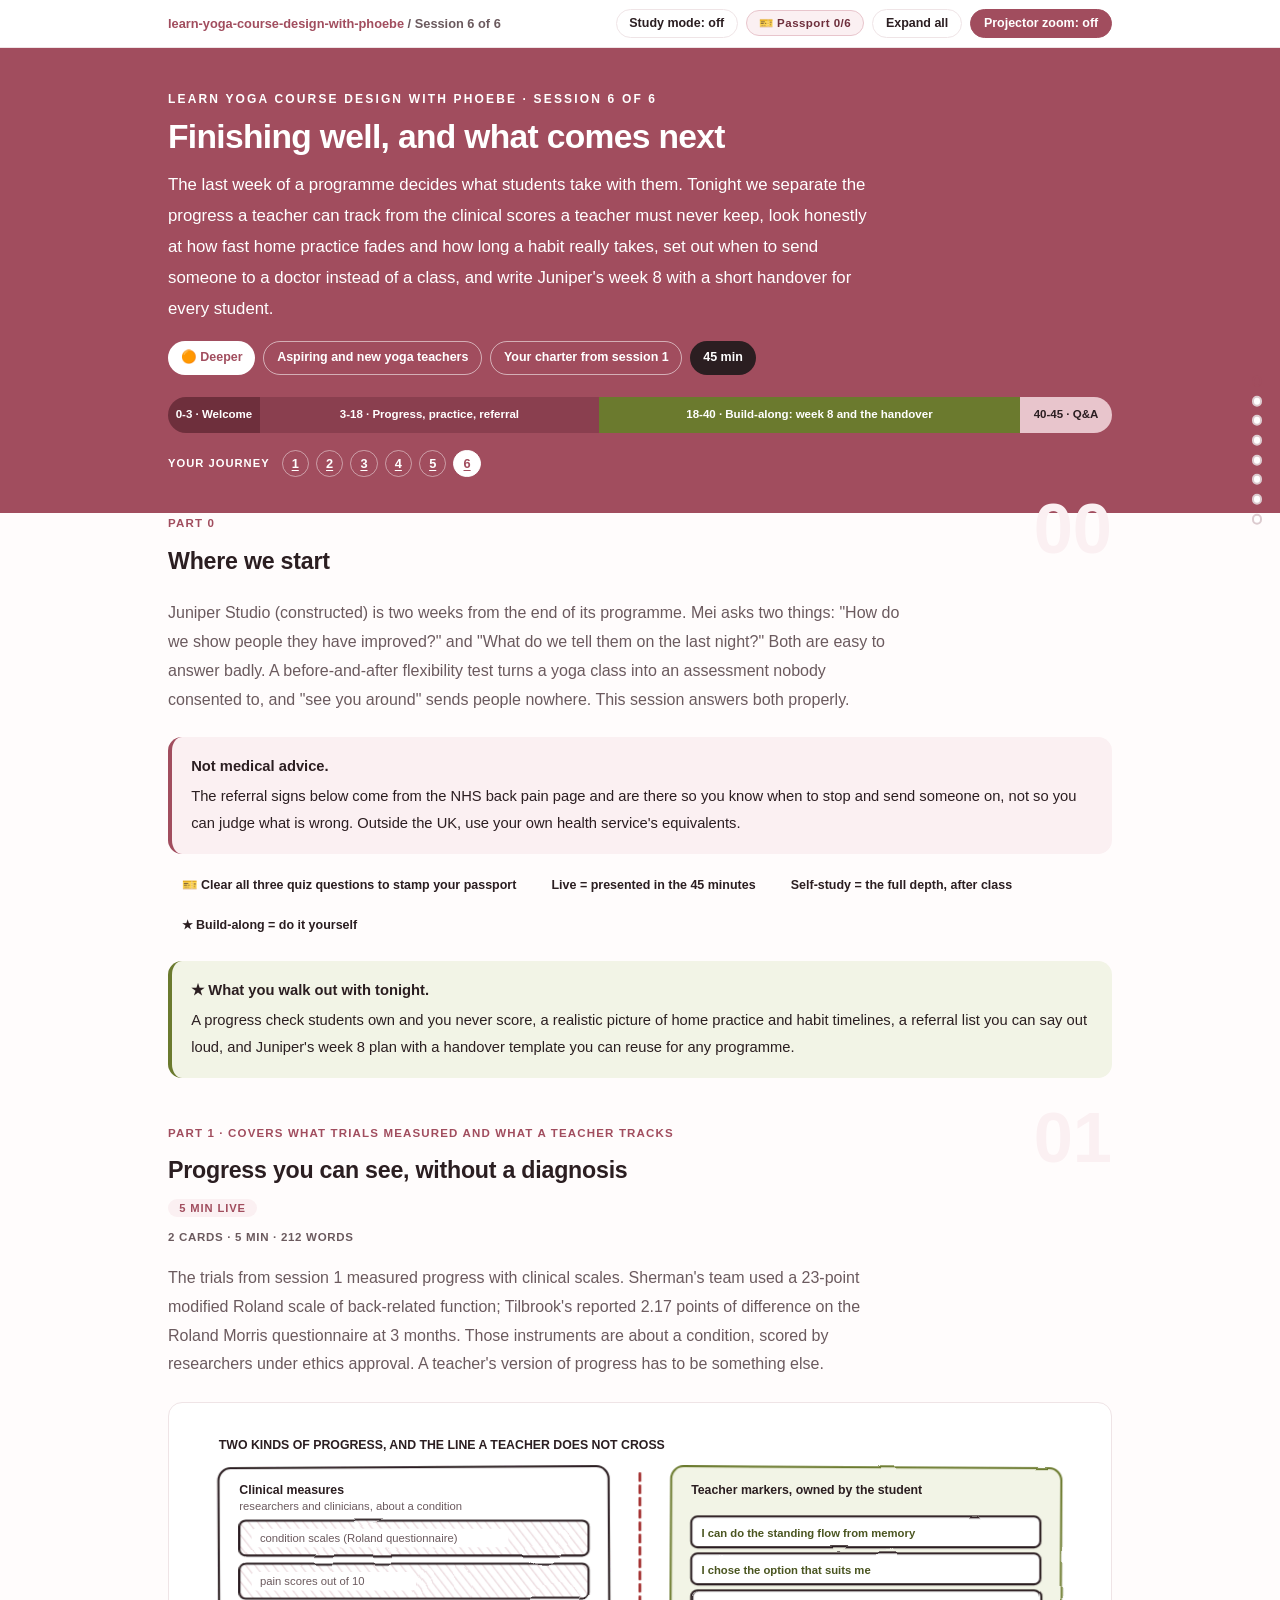
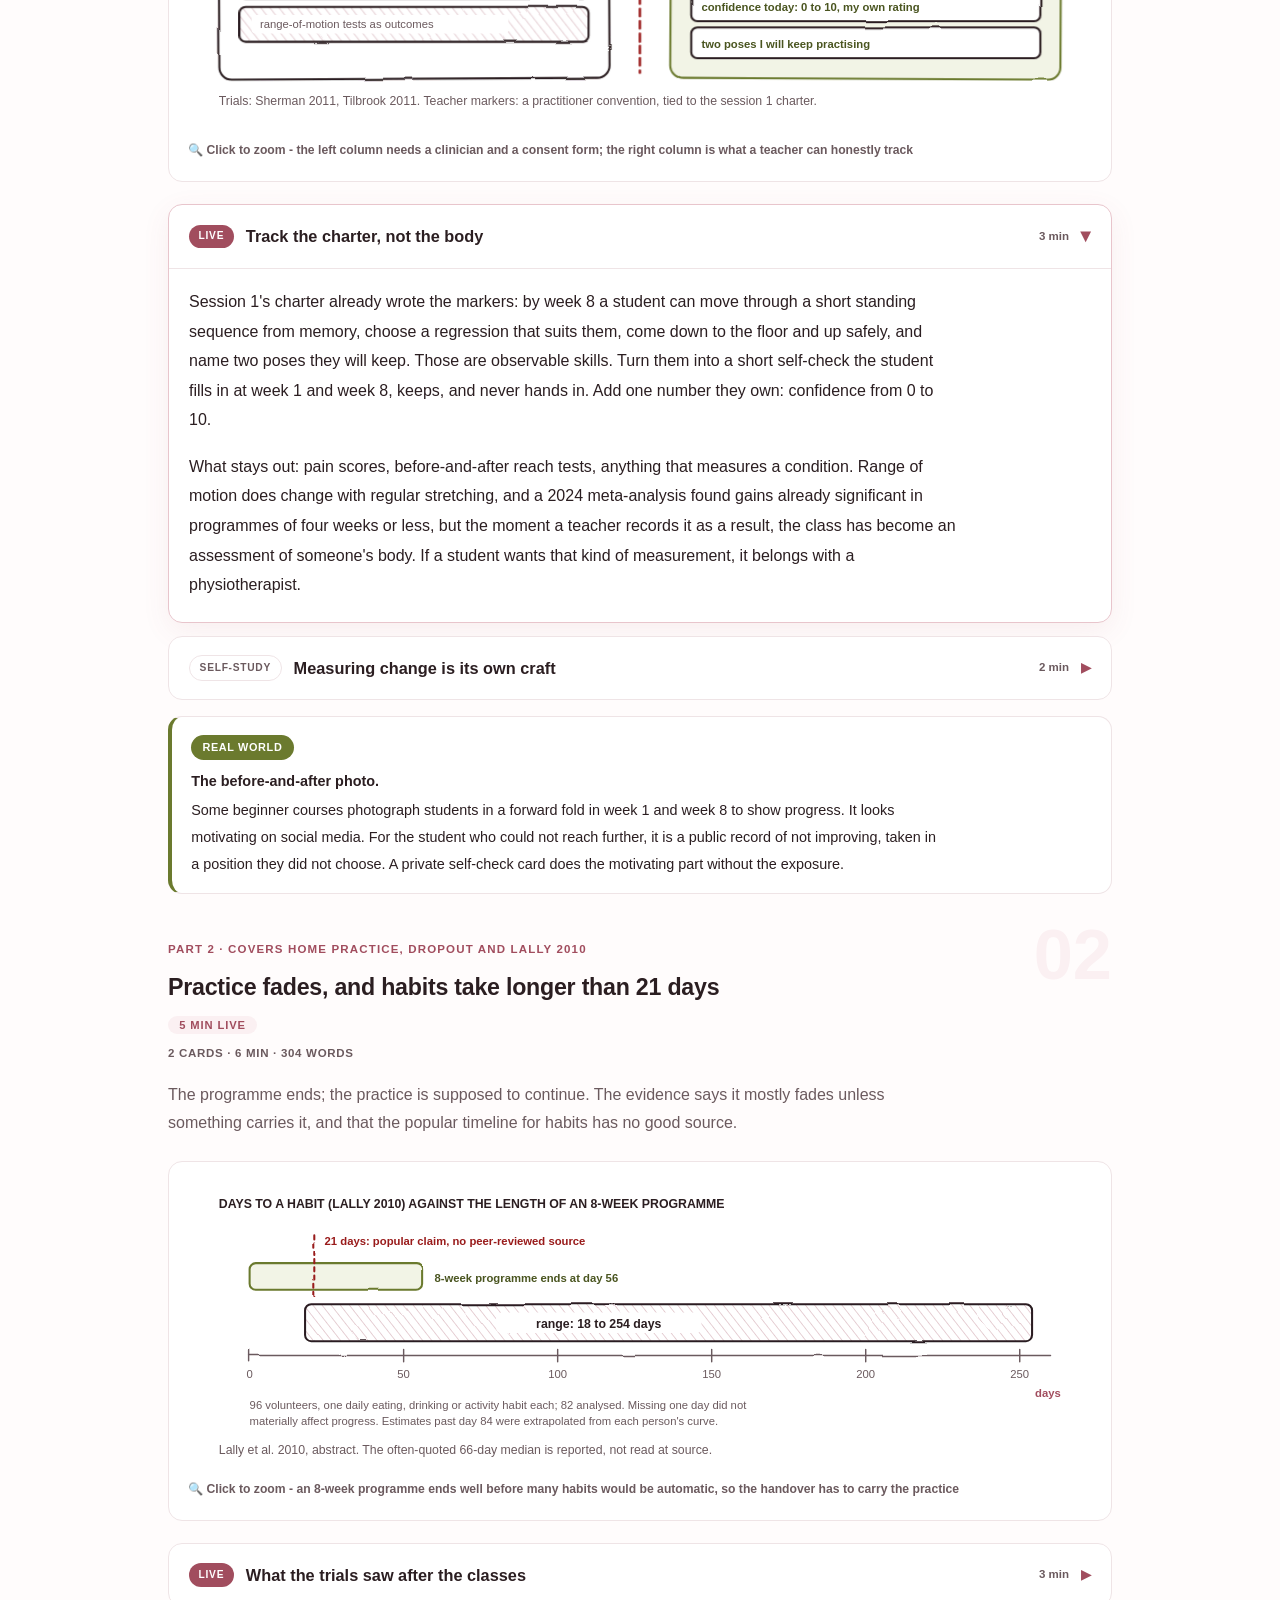
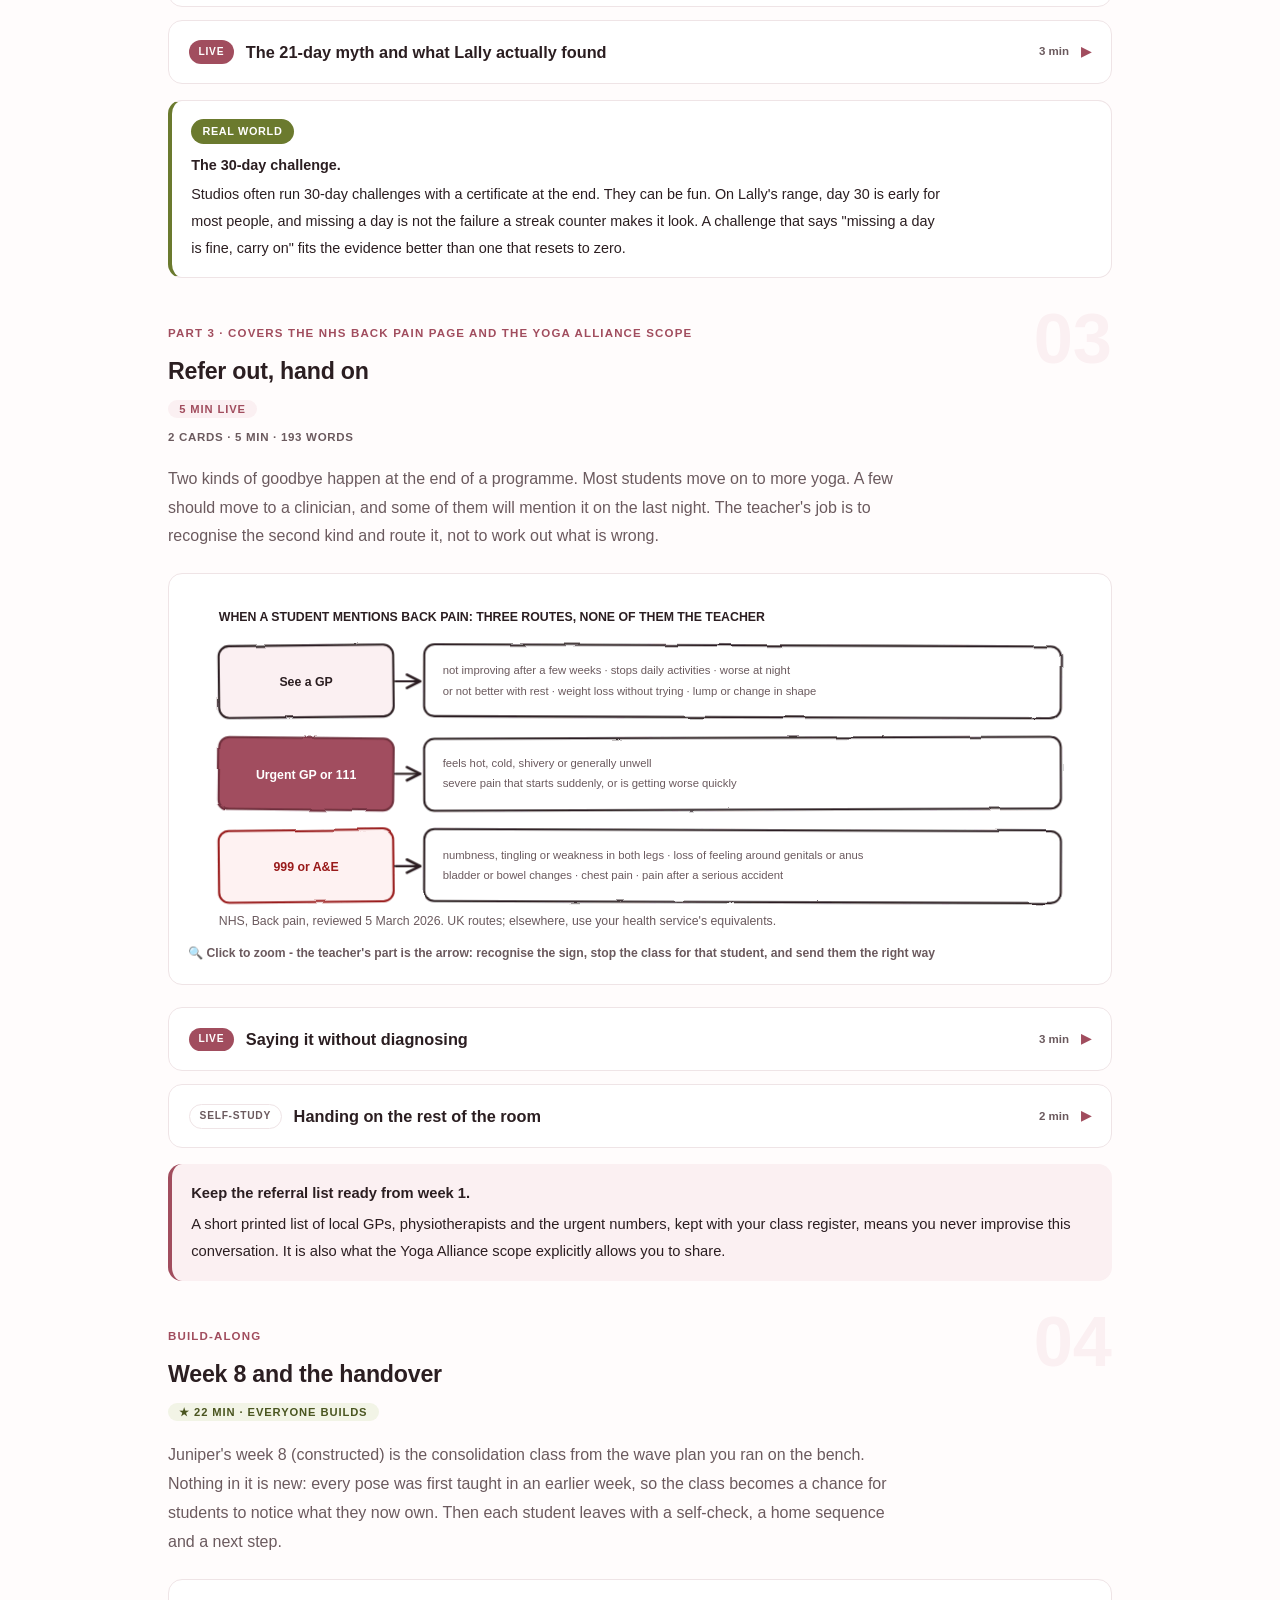
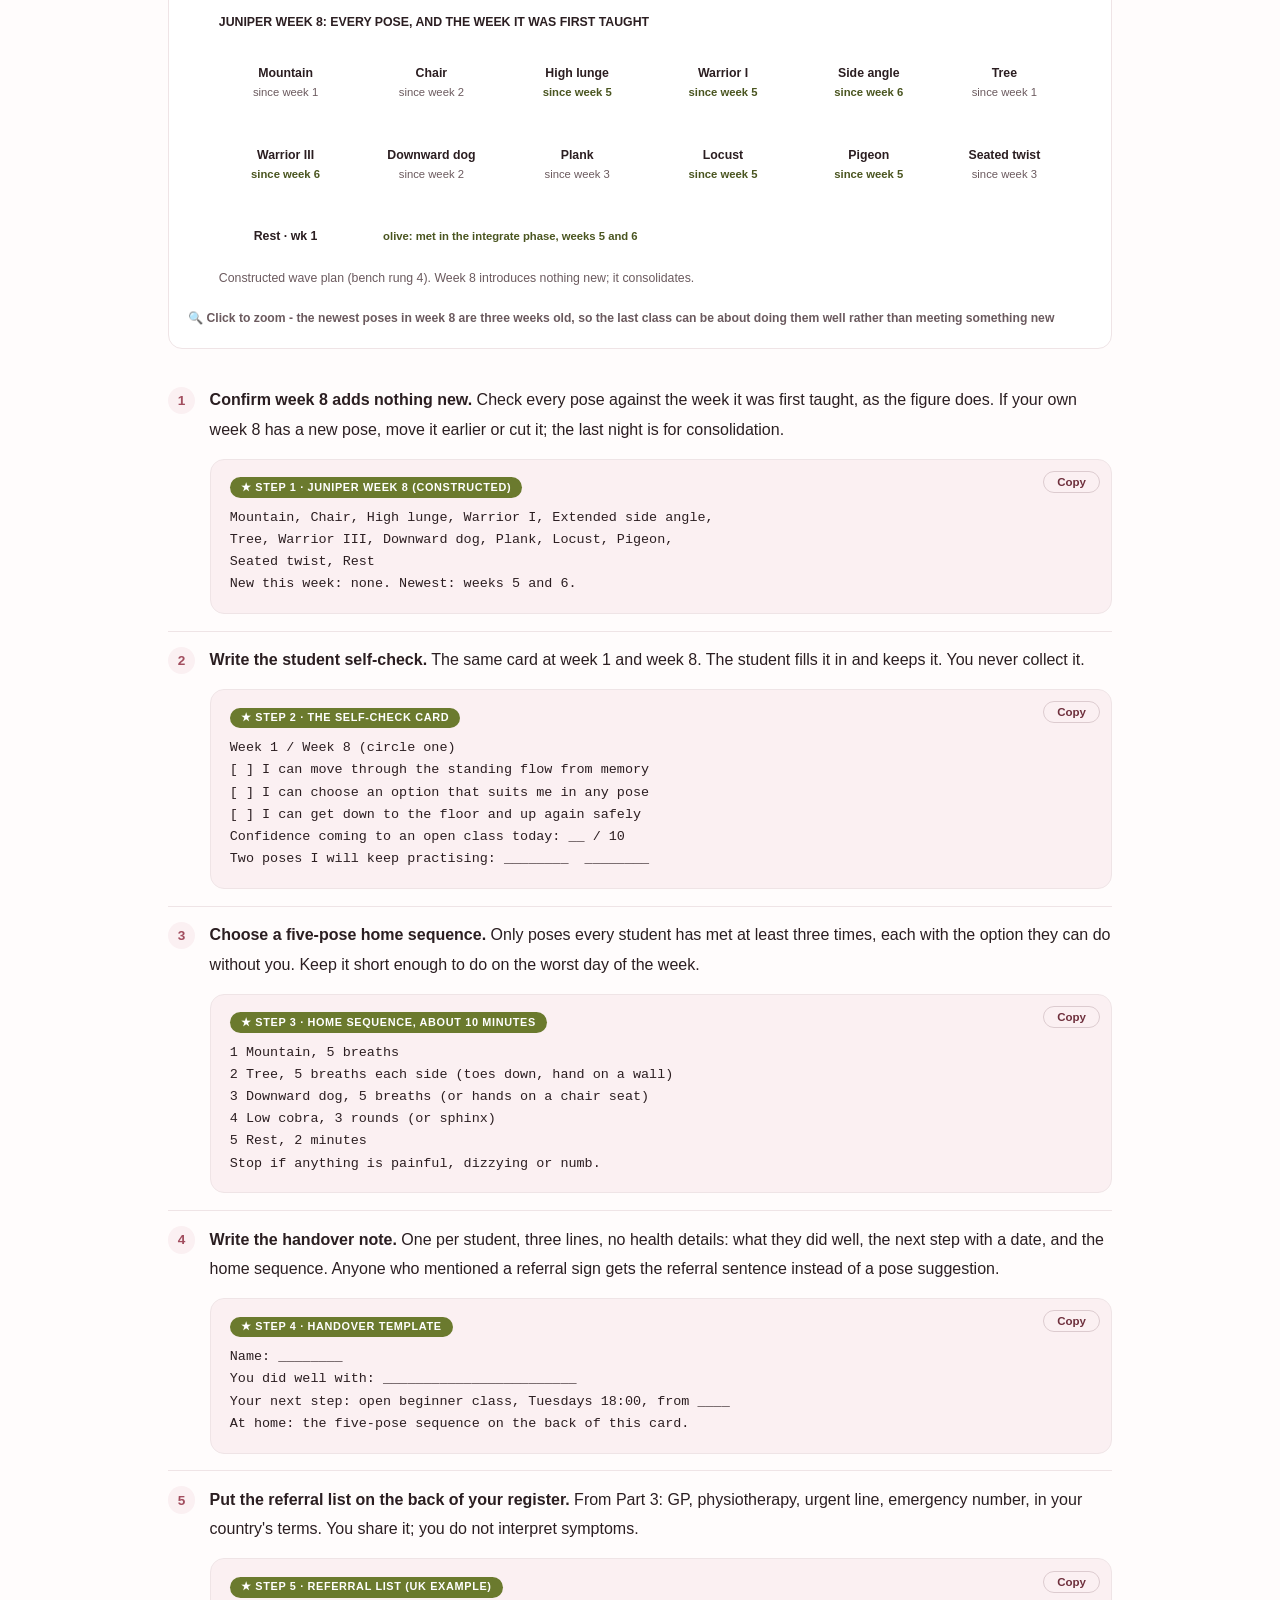
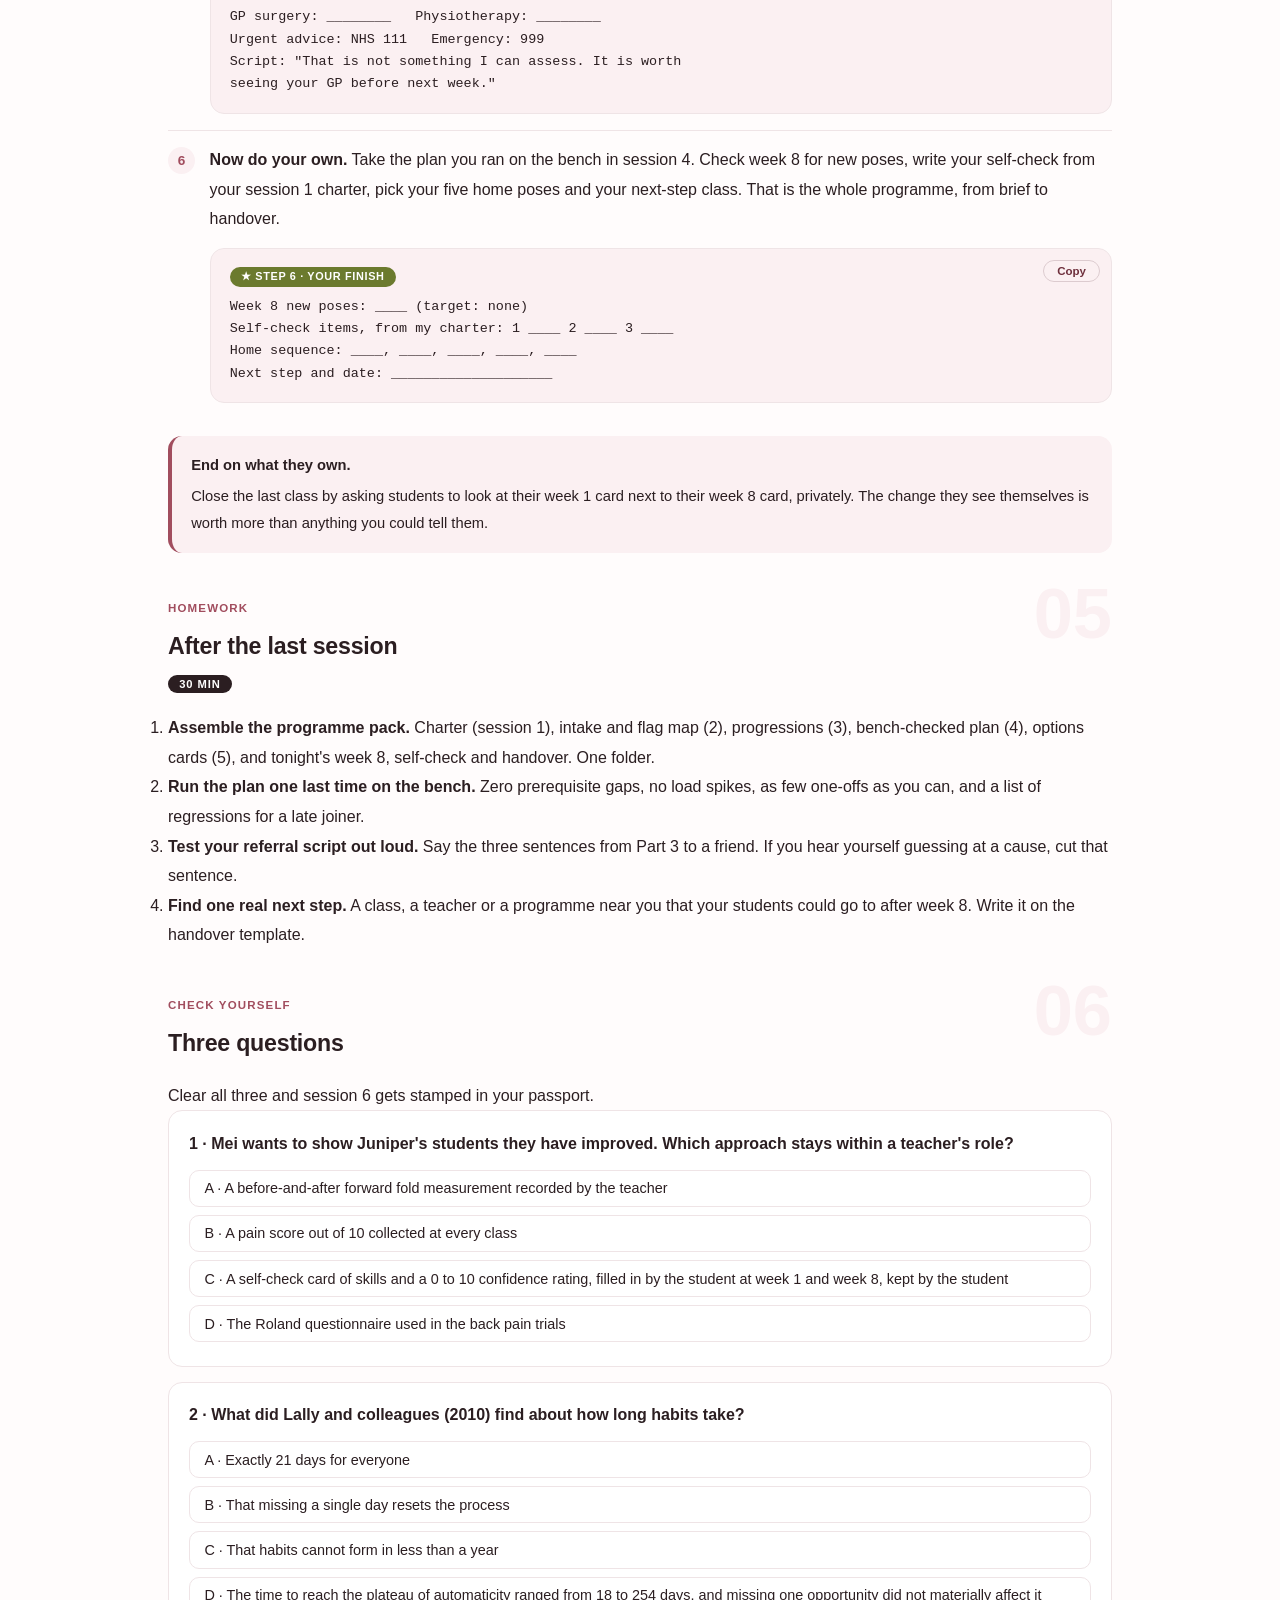
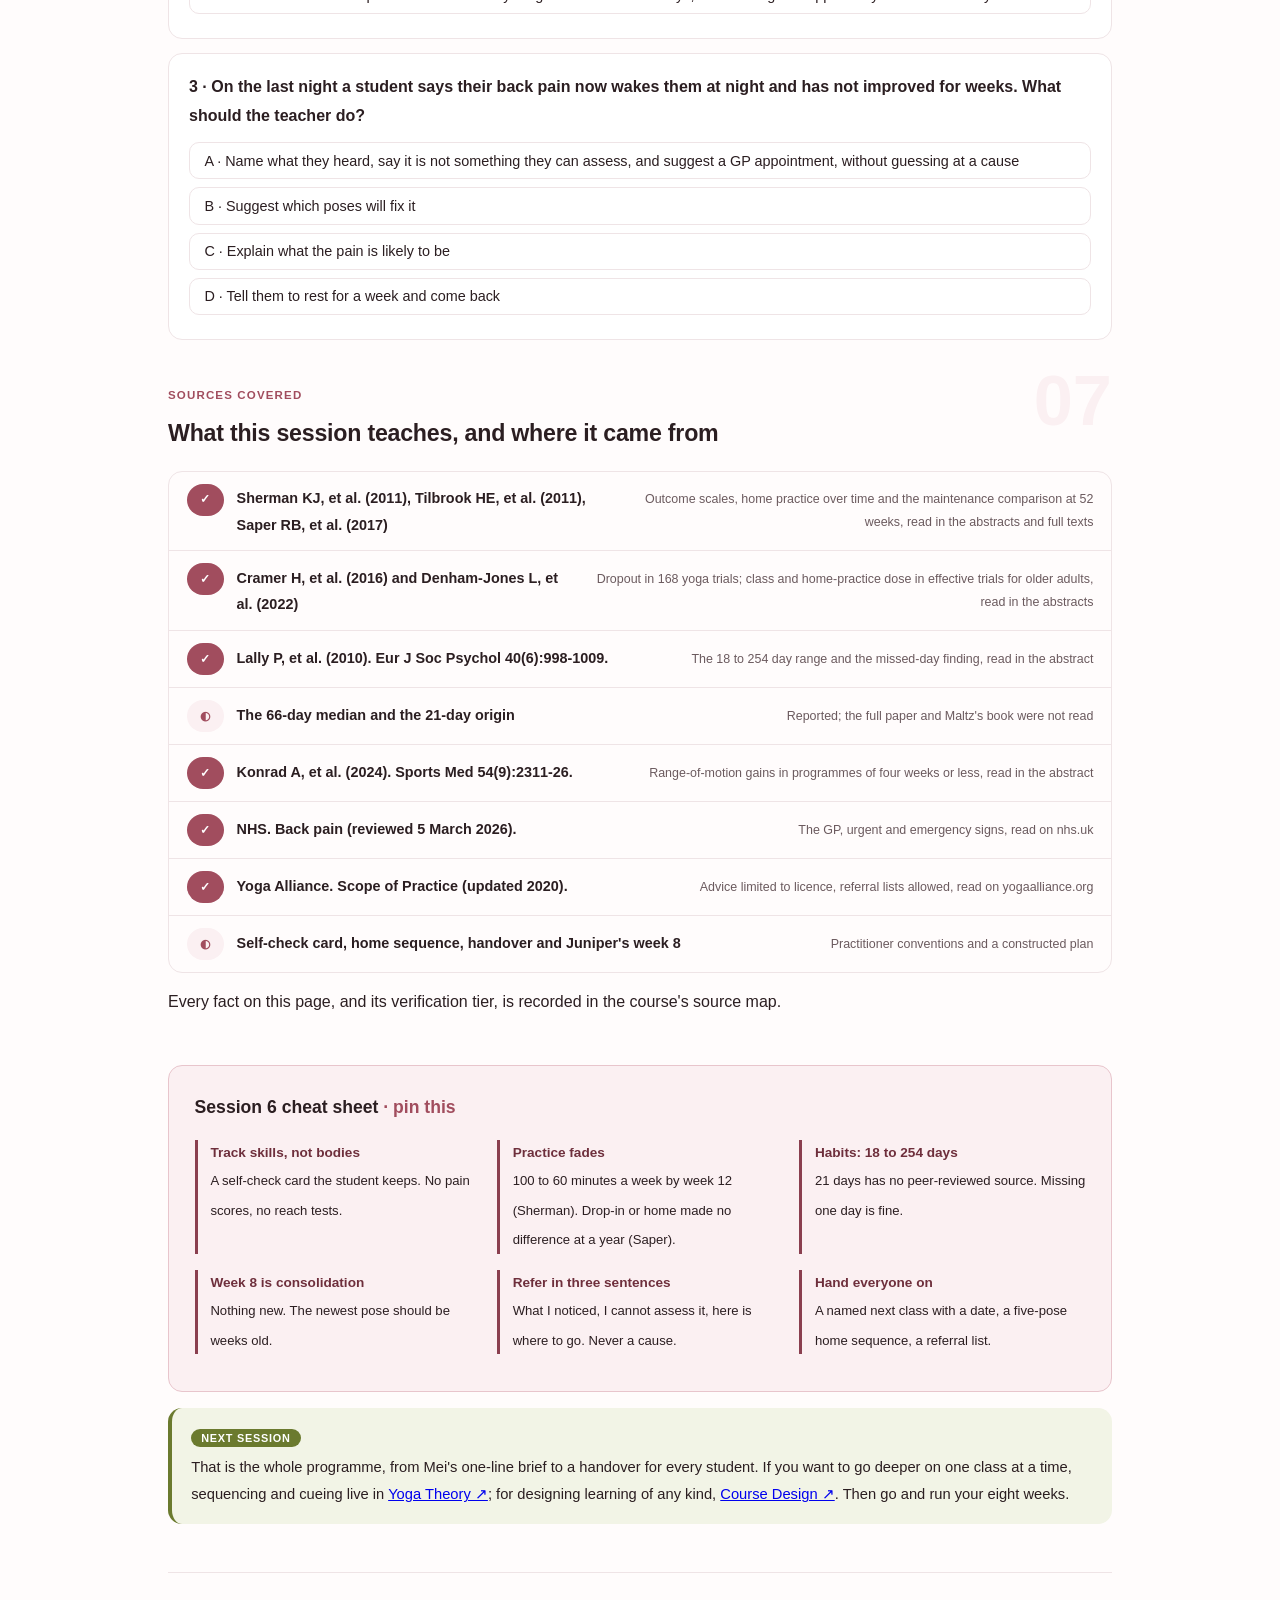
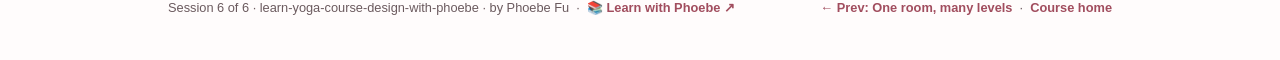
<file: courses/06-finishing-well.html>
<!DOCTYPE html>
<html lang="en">
<head>
<meta charset="UTF-8">
<meta name="viewport" content="width=device-width, initial-scale=1.0">
<!-- social:start -->
<meta name="description" content="Session 6 of 6. Finishing a beginner yoga programme well: tracking progress without diagnosing anyone, why home practice fades and how long habits really take, when to refer, and a week 8 plan with a handover for every student.">
<meta property="og:type" content="article">
<meta property="og:site_name" content="Learn with Phoebe">
<meta property="og:title" content="Finishing well, and what comes next - learn yoga course design with phoebe">
<meta property="og:description" content="Session 6 of 6. Progress without diagnosis, practice that fades, habits that take longer than 21 days, and a handover that sends every student somewhere.">
<meta property="og:url" content="https://phoebefu6.github.io/learn-yoga-course-design-with-phoebe/courses/06-finishing-well.html">
<meta property="og:image" content="https://phoebefu6.github.io/learn-yoga-course-design-with-phoebe/assets/og-cover.png">
<meta property="og:image:width" content="1200">
<meta property="og:image:height" content="630">
<meta name="twitter:card" content="summary_large_image">
<meta name="twitter:title" content="Finishing well, and what comes next - learn yoga course design with phoebe">
<meta name="twitter:description" content="Session 6 of 6. Progress without diagnosis, habits, referral, and the handover.">
<meta name="twitter:image" content="https://phoebefu6.github.io/learn-yoga-course-design-with-phoebe/assets/og-cover.png">
<!-- social:end -->
<title>Session 6 · Finishing well, and what comes next - learn yoga course design with phoebe</title>
<link rel="stylesheet" href="../assets/style.css?v=4">
</head>
<body>

<div class="toolbar">
  <div class="wrap">
    <span class="crumb"><a href="../index.html">learn-yoga-course-design-with-phoebe</a> / Session 6 of 6</span>
    <button class="btn" id="toggle-all" type="button">Expand all</button>
    <button class="btn primary" id="zoom-toggle" type="button">Projector zoom: off</button>
  </div>
</div>

<header class="masthead">
  <div class="wrap">
    <div class="eyebrow">Learn Yoga Course Design with Phoebe · Session 6 of 6</div>
    <h1>Finishing well, and <span class="accent">what comes next</span></h1>
    <p class="sub">The last week of a programme decides what students take with them. Tonight we separate the progress a teacher can track from the clinical scores a teacher must never keep, look honestly at how fast home practice fades and how long a habit really takes, set out when to send someone to a doctor instead of a class, and write Juniper's week 8 with a short handover for every student.</p>
    <div class="chip-row">
      <span class="chip level">🟠 Deeper</span>
      <span class="chip audience">Aspiring and new yoga teachers</span>
      <span class="chip audience">Your charter from session 1</span>
      <span class="chip time">45 min</span>
    </div>
    <div class="agenda">
      <span class="a1" style="flex:1">0-3 · Welcome</span>
      <span class="a2" style="flex:4">3-18 · Progress, practice, referral</span>
      <span class="a3" style="flex:5">18-40 · Build-along: week 8 and the handover</span>
      <span class="a4" style="flex:1">40-45 · Q&amp;A</span>
    </div>
  </div>
</header>

<main class="wrap">

  <section class="section" id="intro">
    <div class="section-kicker">
      <span class="klabel">Part 0</span>
      <h2>Where we start</h2>
    </div>
    <p class="lede">Juniper Studio (constructed) is two weeks from the end of its programme. Mei asks two things: "How do we show people they have improved?" and "What do we tell them on the last night?" Both are easy to answer badly. A before-and-after flexibility test turns a yoga class into an assessment nobody consented to, and "see you around" sends people nowhere. This session answers both properly.</p>

    <div class="callout tip">
      <p><strong>Not medical advice.</strong> The referral signs below come from the NHS back pain page and are there so you know when to stop and send someone on, not so you can judge what is wrong. Outside the UK, use your own health service's equivalents.</p>
    </div>

    <div class="legend">
      <span class="pill">🎫 Clear all three quiz questions to stamp your passport</span>
      <span class="pill">Live = presented in the 45 minutes</span>
      <span class="pill">Self-study = the full depth, after class</span>
      <span class="pill">★ Build-along = do it yourself</span>
    </div>

    <div class="callout win">
      <p><strong>★ What you walk out with tonight.</strong> A progress check students own and you never score, a realistic picture of home practice and habit timelines, a referral list you can say out loud, and Juniper's week 8 plan with a handover template you can reuse for any programme.</p>
    </div>
  </section>

  <section class="section" id="part-1">
    <div class="section-kicker">
      <span class="klabel">Part 1 · covers what trials measured and what a teacher tracks</span>
      <h2>Progress you can see, without a diagnosis</h2>
      <span class="tag concept">5 min live</span>
    </div>
    <p class="lede">The trials from session 1 measured progress with clinical scales. Sherman's team used a 23-point modified Roland scale of back-related function; Tilbrook's reported 2.17 points of difference on the Roland Morris questionnaire at 3 months. Those instruments are about a condition, scored by researchers under ethics approval. A teacher's version of progress has to be something else.</p>

    <figure class="zoomable">
      <svg viewBox="0 0 880 300" xmlns="http://www.w3.org/2000/svg" role="img" aria-label="Two columns separated by a boundary. Left, clinical measures, which belong to researchers and clinicians: condition scales such as the Roland questionnaire, pain scores, range-of-motion tests used as outcomes. Right, teacher markers, which the student owns: can I do this from memory, which option did I choose, how confident do I feel from 0 to 10, what will I keep practising.">
        <defs>
          <filter id="y6aSk" x="-3%" y="-3%" width="106%" height="106%"><feTurbulence type="fractalNoise" baseFrequency="0.02" numOctaves="2" seed="17" result="n"/><feDisplacementMap in="SourceGraphic" in2="n" scale="2.4" xChannelSelector="R" yChannelSelector="G"/></filter>
          <pattern id="y6aHc" patternUnits="userSpaceOnUse" width="7" height="7" patternTransform="rotate(-38)"><line x1="0" y1="0" x2="0" y2="7" stroke="#A14D5E" stroke-width="1" opacity=".5"/></pattern>
        </defs>
        <style>
          .y6aH { font: 800 12px Inter, sans-serif; fill: #2B1E21; }
          .y6aL { font: 600 12px Inter, sans-serif; fill: #2B1E21; }
          .y6aS { font: 400 11px Inter, sans-serif; fill: #6B5A5E; }
          .y6aB { font: 800 11px Inter, sans-serif; fill: #4A5520; }
          .y6aA { font: 700 11px Inter, sans-serif; fill: #A14D5E; }
          .y6aN { font: 400 12px Inter, sans-serif; fill: #6B5A5E; }
        </style>

        <text class="y6aH" x="30" y="26">TWO KINDS OF PROGRESS, AND THE LINE A TEACHER DOES NOT CROSS</text>

        <g filter="url(#y6aSk)" fill="none" stroke="#2B1E21" stroke-width="2" stroke-linecap="round" stroke-linejoin="round">
          <rect x="30" y="44" width="380" height="206" rx="12" transform="rotate(-0.3 220 147)" fill="#FFFFFF"/>
          <rect x="470" y="44" width="380" height="206" rx="12" transform="rotate(0.3 660 147)" fill="#F2F4E6" stroke="#6B7A2E"/>
          <rect x="50" y="96" width="340" height="34" rx="6" fill="url(#y6aHc)"/>
          <rect x="50" y="138" width="340" height="34" rx="6" fill="url(#y6aHc)"/>
          <rect x="50" y="180" width="340" height="34" rx="6" fill="url(#y6aHc)"/>
          <rect x="490" y="92" width="340" height="30" rx="6" fill="#FFFFFF"/>
          <rect x="490" y="128" width="340" height="30" rx="6" fill="#FFFFFF"/>
          <rect x="490" y="164" width="340" height="30" rx="6" fill="#FFFFFF"/>
          <rect x="490" y="200" width="340" height="30" rx="6" fill="#FFFFFF"/>
          <path d="M440 50 V244" stroke="#991B1B" stroke-width="2.4" stroke-dasharray="7 5"/>
        </g>

        <text class="y6aL" x="50" y="70">Clinical measures</text>
        <text class="y6aS" x="50" y="86">researchers and clinicians, about a condition</text>
        <rect x="62" y="104" width="250" height="18" rx="4" fill="#FFFFFF"/>
        <text class="y6aS" x="70" y="117">condition scales (Roland questionnaire)</text>
        <rect x="62" y="146" width="160" height="18" rx="4" fill="#FFFFFF"/>
        <text class="y6aS" x="70" y="159">pain scores out of 10</text>
        <rect x="62" y="188" width="250" height="18" rx="4" fill="#FFFFFF"/>
        <text class="y6aS" x="70" y="201">range-of-motion tests as outcomes</text>

        <text class="y6aL" x="490" y="70">Teacher markers, owned by the student</text>
        <text class="y6aB" x="500" y="112">I can do the standing flow from memory</text>
        <text class="y6aB" x="500" y="148">I chose the option that suits me</text>
        <text class="y6aB" x="500" y="184">confidence today: 0 to 10, my own rating</text>
        <text class="y6aB" x="500" y="220">two poses I will keep practising</text>

        <text class="y6aN" x="30" y="276">Trials: Sherman 2011, Tilbrook 2011. Teacher markers: a practitioner convention, tied to the session 1 charter.</text>
      </svg>
      <figcaption>🔍 Click to zoom - the left column needs a clinician and a consent form; the right column is what a teacher can honestly track</figcaption>
    </figure>

    <details class="card" open>
      <summary><span class="mode live">Live</span>Track the charter, not the body<span class="mini">3 min</span><span class="caret">▶</span></summary>
      <div class="body">
        <p>Session 1's charter already wrote the markers: by week 8 a student can move through a short standing sequence from memory, choose a regression that suits them, come down to the floor and up safely, and name two poses they will keep. Those are observable skills. Turn them into a short self-check the student fills in at week 1 and week 8, keeps, and never hands in. Add one number they own: confidence from 0 to 10.</p>
        <p>What stays out: pain scores, before-and-after reach tests, anything that measures a condition. Range of motion does change with regular stretching, and a 2024 meta-analysis found gains already significant in programmes of four weeks or less, but the moment a teacher records it as a result, the class has become an assessment of someone's body. If a student wants that kind of measurement, it belongs with a physiotherapist.</p>
      </div>
    </details>

    <details class="card">
      <summary><span class="mode self">Self-study</span>Measuring change is its own craft<span class="mini">2 min</span><span class="caret">▶</span></summary>
      <div class="body">
        <p>How to measure whether any learning programme changed behaviour, and why self-reports flatter, is covered in <a href="https://phoebefu6.github.io/learn-course-design-with-phoebe/courses/b5-measuring-change.html">Course Design: measuring behaviour change ↗</a>. The yoga-specific point is narrower: keep every marker about what the student can do and how they feel about doing it, and let the student hold the record. Nothing you need for a good programme requires you to store health information after the last class.</p>
      </div>
    </details>

    <div class="callout example">
      <span class="ex-pill">Real world</span>
      <p><strong>The before-and-after photo.</strong> Some beginner courses photograph students in a forward fold in week 1 and week 8 to show progress. It looks motivating on social media. For the student who could not reach further, it is a public record of not improving, taken in a position they did not choose. A private self-check card does the motivating part without the exposure.</p>
    </div>
  </section>

  <section class="section" id="part-2">
    <div class="section-kicker">
      <span class="klabel">Part 2 · covers home practice, dropout and Lally 2010</span>
      <h2>Practice fades, and habits take longer than 21 days</h2>
      <span class="tag concept">5 min live</span>
    </div>
    <p class="lede">The programme ends; the practice is supposed to continue. The evidence says it mostly fades unless something carries it, and that the popular timeline for habits has no good source.</p>

    <figure class="zoomable">
      <svg viewBox="0 0 880 280" xmlns="http://www.w3.org/2000/svg" role="img" aria-label="A timeline in days. Lally 2010 found time to reach the automaticity plateau ranged from 18 to 254 days. An 8-week programme ends at day 56, inside that range. The popular 21-day claim is marked as having no peer-reviewed source.">
        <defs>
          <filter id="y6bSk" x="-3%" y="-3%" width="106%" height="106%"><feTurbulence type="fractalNoise" baseFrequency="0.02" numOctaves="2" seed="29" result="n"/><feDisplacementMap in="SourceGraphic" in2="n" scale="2.4" xChannelSelector="R" yChannelSelector="G"/></filter>
          <pattern id="y6bHc" patternUnits="userSpaceOnUse" width="7" height="7" patternTransform="rotate(-38)"><line x1="0" y1="0" x2="0" y2="7" stroke="#A14D5E" stroke-width="1" opacity=".5"/></pattern>
        </defs>
        <style>
          .y6bH { font: 800 12px Inter, sans-serif; fill: #2B1E21; }
          .y6bL { font: 600 12px Inter, sans-serif; fill: #2B1E21; }
          .y6bS { font: 400 11px Inter, sans-serif; fill: #6B5A5E; }
          .y6bB { font: 800 11px Inter, sans-serif; fill: #4A5520; }
          .y6bR { font: 800 11px Inter, sans-serif; fill: #991B1B; }
          .y6bV { font: 800 16px Inter, sans-serif; fill: #6E2F3C; }
          .y6bA { font: 700 11px Inter, sans-serif; fill: #A14D5E; }
          .y6bN { font: 400 12px Inter, sans-serif; fill: #6B5A5E; }
        </style>

        <text class="y6bH" x="30" y="26">DAYS TO A HABIT (LALLY 2010) AGAINST THE LENGTH OF AN 8-WEEK PROGRAMME</text>

        <g filter="url(#y6bSk)" fill="none" stroke="#2B1E21" stroke-width="2" stroke-linecap="round" stroke-linejoin="round">
          <path d="M60 170 H840" stroke="#6B5A5E" stroke-width="1.4"/>
          <path d="M60 164 v12 M210 164 v12 M360 164 v12 M510 164 v12 M660 164 v12 M810 164 v12" stroke="#6B5A5E" stroke-width="1.4"/>
          <rect x="114" y="120" width="708" height="36" rx="6" fill="url(#y6bHc)"/>
          <rect x="60" y="80" width="168" height="26" rx="6" fill="#F2F4E6" stroke="#6B7A2E"/>
          <path d="M123 52 V114" stroke="#991B1B" stroke-width="2" stroke-dasharray="4 4"/>
        </g>

        <rect x="300" y="128" width="200" height="20" rx="5" fill="#FFFFFF"/>
        <text class="y6bL" x="400" y="143" text-anchor="middle">range: 18 to 254 days</text>
        <text class="y6bB" x="240" y="98">8-week programme ends at day 56</text>
        <text class="y6bR" x="133" y="62">21 days: popular claim, no peer-reviewed source</text>
        <text class="y6bS" x="60" y="192" text-anchor="middle">0</text>
        <text class="y6bS" x="210" y="192" text-anchor="middle">50</text>
        <text class="y6bS" x="360" y="192" text-anchor="middle">100</text>
        <text class="y6bS" x="510" y="192" text-anchor="middle">150</text>
        <text class="y6bS" x="660" y="192" text-anchor="middle">200</text>
        <text class="y6bS" x="810" y="192" text-anchor="middle">250</text>
        <text class="y6bA" x="850" y="210" text-anchor="end">days</text>
        <text class="y6bS" x="60" y="222">96 volunteers, one daily eating, drinking or activity habit each; 82 analysed. Missing one day did not</text>
        <text class="y6bS" x="60" y="238">materially affect progress. Estimates past day 84 were extrapolated from each person's curve.</text>

        <text class="y6bN" x="30" y="266">Lally et al. 2010, abstract. The often-quoted 66-day median is reported, not read at source.</text>
      </svg>
      <figcaption>🔍 Click to zoom - an 8-week programme ends well before many habits would be automatic, so the handover has to carry the practice</figcaption>
    </figure>

    <details class="card">
      <summary><span class="mode live">Live</span>What the trials saw after the classes<span class="mini">3 min</span><span class="caret">▶</span></summary>
      <div class="body">
        <p>Sherman's yoga students practised a median of 100 minutes a week at home by week 6 and 60 by week 12, while the programme was still running. Saper's trial then tested what happened next: for a year after the 12 weeks, some yoga participants were offered drop-in classes and others home practice, and the two groups did not differ in function or pain at 52 weeks. Among older adults with musculoskeletal conditions, a 2022 review found effective trials used at least one 60-minute class a week plus, on average, four 30-minute home sessions.</p>
        <p>Dropout is a separate number. A 2016 review of 168 yoga trials found an average dropout of 11.42 percent in yoga groups, rising to 15.23 percent in programmes longer than 12 weeks. People who stay enrolled still miss classes and still let home practice slide.</p>
      </div>
    </details>

    <details class="card">
      <summary><span class="mode live">Live</span>The 21-day myth and what Lally actually found<span class="mini">3 min</span><span class="caret">▶</span></summary>
      <div class="body">
        <p>"It takes 21 days to form a habit" is usually traced to Maxwell Maltz's 1960 book Psycho-Cybernetics, which was about adjusting to changes in self-image (reported; the book was not read). No peer-reviewed source for 21 days was found. Phillippa Lally's team followed 96 volunteers who each picked one daily eating, drinking or activity behaviour. The time to reach the plateau of automaticity ranged from 18 to 254 days, and missing one opportunity did not materially affect the process. A median of 66 days is widely quoted from the full paper; it was not read at source here, so treat it as reported.</p>
        <p>For a programme designer the range is the lesson. Day 56 is the last class of an 8-week programme, and many students will be nowhere near automatic. A short, fixed home sequence tied to an existing daily cue gives the habit a chance to finish forming after you have gone. Habit cues for desk breaks are taught next door in <a href="https://phoebefu6.github.io/learn-office-energy-with-phoebe/">Office Energy ↗</a>.</p>
      </div>
    </details>

    <div class="callout example">
      <span class="ex-pill">Real world</span>
      <p><strong>The 30-day challenge.</strong> Studios often run 30-day challenges with a certificate at the end. They can be fun. On Lally's range, day 30 is early for most people, and missing a day is not the failure a streak counter makes it look. A challenge that says "missing a day is fine, carry on" fits the evidence better than one that resets to zero.</p>
    </div>
  </section>

  <section class="section" id="part-3">
    <div class="section-kicker">
      <span class="klabel">Part 3 · covers the NHS back pain page and the Yoga Alliance scope</span>
      <h2>Refer out, hand on</h2>
      <span class="tag concept">5 min live</span>
    </div>
    <p class="lede">Two kinds of goodbye happen at the end of a programme. Most students move on to more yoga. A few should move to a clinician, and some of them will mention it on the last night. The teacher's job is to recognise the second kind and route it, not to work out what is wrong.</p>

    <figure class="zoomable">
      <svg viewBox="0 0 880 330" xmlns="http://www.w3.org/2000/svg" role="img" aria-label="Three referral bands from the NHS back pain page. See a GP: pain not improving after a few weeks, stopping daily activities, worse at night or not improving with rest, unexplained weight loss. Urgent GP or 111: feeling hot, cold, shivery or unwell, or severe pain that starts suddenly or gets worse quickly. 999 or A and E: numbness, tingling or weakness in both legs, loss of feeling around the genitals or anus, bladder or bowel changes, chest pain, or pain after a serious accident.">
        <defs>
          <filter id="y6cSk" x="-3%" y="-3%" width="106%" height="106%"><feTurbulence type="fractalNoise" baseFrequency="0.02" numOctaves="2" seed="43" result="n"/><feDisplacementMap in="SourceGraphic" in2="n" scale="2.4" xChannelSelector="R" yChannelSelector="G"/></filter>
          <marker id="y6cAr" viewBox="0 0 10 10" refX="9" refY="5" markerWidth="8" markerHeight="8" orient="auto"><path d="M1 1 L9 5 L1 9" fill="none" stroke="#2B1E21" stroke-width="1.6" stroke-linecap="round"/></marker>
        </defs>
        <style>
          .y6cH { font: 800 12px Inter, sans-serif; fill: #2B1E21; }
          .y6cL { font: 600 12px Inter, sans-serif; fill: #2B1E21; }
          .y6cS { font: 400 11px Inter, sans-serif; fill: #6B5A5E; }
          .y6cR { font: 800 12px Inter, sans-serif; fill: #991B1B; }
          .y6cW { font: 800 12px Inter, sans-serif; fill: #FFFFFF; }
          .y6cN { font: 400 12px Inter, sans-serif; fill: #6B5A5E; }
        </style>

        <text class="y6cH" x="30" y="26">WHEN A STUDENT MENTIONS BACK PAIN: THREE ROUTES, NONE OF THEM THE TEACHER</text>

        <g filter="url(#y6cSk)" fill="none" stroke="#2B1E21" stroke-width="2" stroke-linecap="round" stroke-linejoin="round">
          <rect x="30" y="50" width="170" height="70" rx="10" transform="rotate(-0.6 115 85)" fill="#FBF0F2"/>
          <rect x="30" y="140" width="170" height="70" rx="10" transform="rotate(0.6 115 175)" fill="#A14D5E" stroke="#6E2F3C"/>
          <rect x="30" y="230" width="170" height="70" rx="10" transform="rotate(-0.6 115 265)" fill="#FEF2F2" stroke="#991B1B"/>
          <rect x="230" y="50" width="620" height="70" rx="10" transform="rotate(0.2 540 85)" fill="#FFFFFF"/>
          <rect x="230" y="140" width="620" height="70" rx="10" transform="rotate(-0.2 540 175)" fill="#FFFFFF"/>
          <rect x="230" y="230" width="620" height="70" rx="10" transform="rotate(0.2 540 265)" fill="#FFFFFF"/>
          <path d="M202 85 H226" marker-end="url(#y6cAr)"/>
          <path d="M202 175 H226" marker-end="url(#y6cAr)"/>
          <path d="M202 265 H226" marker-end="url(#y6cAr)"/>
        </g>

        <text class="y6cL" x="115" y="90" text-anchor="middle">See a GP</text>
        <text class="y6cW" x="115" y="180" text-anchor="middle">Urgent GP or 111</text>
        <text class="y6cR" x="115" y="270" text-anchor="middle">999 or A&amp;E</text>
        <text class="y6cS" x="248" y="78">not improving after a few weeks · stops daily activities · worse at night</text>
        <text class="y6cS" x="248" y="98">or not better with rest · weight loss without trying · lump or change in shape</text>
        <text class="y6cS" x="248" y="168">feels hot, cold, shivery or generally unwell</text>
        <text class="y6cS" x="248" y="188">severe pain that starts suddenly, or is getting worse quickly</text>
        <text class="y6cS" x="248" y="258">numbness, tingling or weakness in both legs · loss of feeling around genitals or anus</text>
        <text class="y6cS" x="248" y="278">bladder or bowel changes · chest pain · pain after a serious accident</text>

        <text class="y6cN" x="30" y="322">NHS, Back pain, reviewed 5 March 2026. UK routes; elsewhere, use your health service's equivalents.</text>
      </svg>
      <figcaption>🔍 Click to zoom - the teacher's part is the arrow: recognise the sign, stop the class for that student, and send them the right way</figcaption>
    </figure>

    <details class="card">
      <summary><span class="mode live">Live</span>Saying it without diagnosing<span class="mini">3 min</span><span class="caret">▶</span></summary>
      <div class="body">
        <p>The Yoga Alliance Scope of Practice says members "must not provide advice or services for which they are not properly and currently licensed," and that members may give students referral lists of local resources, including medical and mental health professionals. In practice that means three sentences: what you noticed ("you mentioned the pain wakes you at night"), what you are not able to judge ("that is not something I can assess"), and where to go ("that is worth a GP appointment before next week"). Never add a guess about the cause.</p>
        <p>If someone describes the 999 signs in class, such as new numbness in both legs or chest pain, that is not a conversation for after class. Stop, and get emergency help.</p>
      </div>
    </details>

    <details class="card">
      <summary><span class="mode self">Self-study</span>Handing on the rest of the room<span class="mini">2 min</span><span class="caret">▶</span></summary>
      <div class="body">
        <p>For everyone else, the handover is a next step with a date on it: the studio's open beginner class, the next run of the programme, or the home sequence. Some students will want a different practice altogether; <a href="https://phoebefu6.github.io/learn-taichi-with-phoebe/">Tai Chi ↗</a> and <a href="https://phoebefu6.github.io/learn-meditation-with-phoebe/">Meditation ↗</a> are good onward doors. A student who leaves with a named next class is far more likely to keep going than one who leaves with "keep it up".</p>
      </div>
    </details>

    <div class="callout tip">
      <p><strong>Keep the referral list ready from week 1.</strong> A short printed list of local GPs, physiotherapists and the urgent numbers, kept with your class register, means you never improvise this conversation. It is also what the Yoga Alliance scope explicitly allows you to share.</p>
    </div>
  </section>

  <section class="section" id="demo-1">
    <div class="section-kicker">
      <span class="klabel">Build-along</span>
      <h2>Week 8 and the handover</h2>
      <span class="tag demo">★ 22 min · everyone builds</span>
    </div>
    <p class="lede">Juniper's week 8 (constructed) is the consolidation class from the wave plan you ran on the bench. Nothing in it is new: every pose was first taught in an earlier week, so the class becomes a chance for students to notice what they now own. Then each student leaves with a self-check, a home sequence and a next step.</p>

    <figure class="zoomable">
      <svg viewBox="0 0 880 290" xmlns="http://www.w3.org/2000/svg" role="img" aria-label="Juniper's week 8 class as a strip of 13 poses, each labelled with the week it was first taught: Mountain week 1, Chair week 2, High lunge week 5, Warrior I week 5, Extended side angle week 6, Tree week 1, Warrior III week 6, Downward dog week 2, Plank week 3, Locust week 5, Pigeon week 5, Seated twist week 3, Rest week 1. No pose is new in week 8.">
        <defs>
          <filter id="y6dSk" x="-3%" y="-3%" width="106%" height="106%"><feTurbulence type="fractalNoise" baseFrequency="0.02" numOctaves="2" seed="53" result="n"/><feDisplacementMap in="SourceGraphic" in2="n" scale="2.4" xChannelSelector="R" yChannelSelector="G"/></filter>
        </defs>
        <style>
          .y6dH { font: 800 12px Inter, sans-serif; fill: #2B1E21; }
          .y6dL { font: 600 12px Inter, sans-serif; fill: #2B1E21; }
          .y6dS { font: 400 11px Inter, sans-serif; fill: #6B5A5E; }
          .y6dB { font: 800 11px Inter, sans-serif; fill: #4A5520; }
          .y6dA { font: 700 11px Inter, sans-serif; fill: #A14D5E; }
          .y6dN { font: 400 12px Inter, sans-serif; fill: #6B5A5E; }
        </style>

        <text class="y6dH" x="30" y="26">JUNIPER WEEK 8: EVERY POSE, AND THE WEEK IT WAS FIRST TAUGHT</text>

        <g filter="url(#y6dSk)" fill="none" stroke="#2B1E21" stroke-width="2" stroke-linecap="round" stroke-linejoin="round">
          <rect x="30" y="50" width="130" height="56" rx="8" transform="rotate(-1 95 78)" fill="#FBF0F2"/>
          <rect x="172" y="50" width="130" height="56" rx="8" transform="rotate(1 237 78)" fill="#FBF0F2"/>
          <rect x="314" y="50" width="130" height="56" rx="8" transform="rotate(-1 379 78)" fill="#F2F4E6" stroke="#6B7A2E"/>
          <rect x="456" y="50" width="130" height="56" rx="8" transform="rotate(1 521 78)" fill="#F2F4E6" stroke="#6B7A2E"/>
          <rect x="598" y="50" width="130" height="56" rx="8" transform="rotate(-1 663 78)" fill="#F2F4E6" stroke="#6B7A2E"/>
          <rect x="740" y="50" width="110" height="56" rx="8" transform="rotate(1 795 78)" fill="#FBF0F2"/>
          <rect x="30" y="130" width="130" height="56" rx="8" transform="rotate(1 95 158)" fill="#F2F4E6" stroke="#6B7A2E"/>
          <rect x="172" y="130" width="130" height="56" rx="8" transform="rotate(-1 237 158)" fill="#FBF0F2"/>
          <rect x="314" y="130" width="130" height="56" rx="8" transform="rotate(1 379 158)" fill="#FBF0F2"/>
          <rect x="456" y="130" width="130" height="56" rx="8" transform="rotate(-1 521 158)" fill="#F2F4E6" stroke="#6B7A2E"/>
          <rect x="598" y="130" width="130" height="56" rx="8" transform="rotate(1 663 158)" fill="#F2F4E6" stroke="#6B7A2E"/>
          <rect x="740" y="130" width="110" height="56" rx="8" transform="rotate(-1 795 158)" fill="#FBF0F2"/>
          <rect x="30" y="210" width="130" height="40" rx="8" transform="rotate(-1 95 230)" fill="#FBF0F2"/>
        </g>

        <text class="y6dL" x="95" y="76" text-anchor="middle">Mountain</text>
        <text class="y6dS" x="95" y="94" text-anchor="middle">since week 1</text>
        <text class="y6dL" x="237" y="76" text-anchor="middle">Chair</text>
        <text class="y6dS" x="237" y="94" text-anchor="middle">since week 2</text>
        <text class="y6dL" x="379" y="76" text-anchor="middle">High lunge</text>
        <text class="y6dB" x="379" y="94" text-anchor="middle">since week 5</text>
        <text class="y6dL" x="521" y="76" text-anchor="middle">Warrior I</text>
        <text class="y6dB" x="521" y="94" text-anchor="middle">since week 5</text>
        <text class="y6dL" x="663" y="76" text-anchor="middle">Side angle</text>
        <text class="y6dB" x="663" y="94" text-anchor="middle">since week 6</text>
        <text class="y6dL" x="795" y="76" text-anchor="middle">Tree</text>
        <text class="y6dS" x="795" y="94" text-anchor="middle">since week 1</text>
        <text class="y6dL" x="95" y="156" text-anchor="middle">Warrior III</text>
        <text class="y6dB" x="95" y="174" text-anchor="middle">since week 6</text>
        <text class="y6dL" x="237" y="156" text-anchor="middle">Downward dog</text>
        <text class="y6dS" x="237" y="174" text-anchor="middle">since week 2</text>
        <text class="y6dL" x="379" y="156" text-anchor="middle">Plank</text>
        <text class="y6dS" x="379" y="174" text-anchor="middle">since week 3</text>
        <text class="y6dL" x="521" y="156" text-anchor="middle">Locust</text>
        <text class="y6dB" x="521" y="174" text-anchor="middle">since week 5</text>
        <text class="y6dL" x="663" y="156" text-anchor="middle">Pigeon</text>
        <text class="y6dB" x="663" y="174" text-anchor="middle">since week 5</text>
        <text class="y6dL" x="795" y="156" text-anchor="middle">Seated twist</text>
        <text class="y6dS" x="795" y="174" text-anchor="middle">since week 3</text>
        <text class="y6dL" x="95" y="235" text-anchor="middle">Rest · wk 1</text>
        <text class="y6dB" x="190" y="235">olive: met in the integrate phase, weeks 5 and 6</text>

        <text class="y6dN" x="30" y="276">Constructed wave plan (bench rung 4). Week 8 introduces nothing new; it consolidates.</text>
      </svg>
      <figcaption>🔍 Click to zoom - the newest poses in week 8 are three weeks old, so the last class can be about doing them well rather than meeting something new</figcaption>
    </figure>

    <div class="steps">
      <div class="step">
        <p><strong>Confirm week 8 adds nothing new.</strong> Check every pose against the week it was first taught, as the figure does. If your own week 8 has a new pose, move it earlier or cut it; the last night is for consolidation.</p>
        <div class="prompt-box good"><span class="label">★ Step 1 · Juniper week 8 (constructed)</span>Mountain, Chair, High lunge, Warrior I, Extended side angle,
Tree, Warrior III, Downward dog, Plank, Locust, Pigeon,
Seated twist, Rest
New this week: none. Newest: weeks 5 and 6.</div>
      </div>
      <div class="step">
        <p><strong>Write the student self-check.</strong> The same card at week 1 and week 8. The student fills it in and keeps it. You never collect it.</p>
        <div class="prompt-box good"><span class="label">★ Step 2 · the self-check card</span>Week 1 / Week 8 (circle one)
[ ] I can move through the standing flow from memory
[ ] I can choose an option that suits me in any pose
[ ] I can get down to the floor and up again safely
Confidence coming to an open class today: __ / 10
Two poses I will keep practising: ________  ________</div>
      </div>
      <div class="step">
        <p><strong>Choose a five-pose home sequence.</strong> Only poses every student has met at least three times, each with the option they can do without you. Keep it short enough to do on the worst day of the week.</p>
        <div class="prompt-box good"><span class="label">★ Step 3 · home sequence, about 10 minutes</span>1 Mountain, 5 breaths
2 Tree, 5 breaths each side (toes down, hand on a wall)
3 Downward dog, 5 breaths (or hands on a chair seat)
4 Low cobra, 3 rounds (or sphinx)
5 Rest, 2 minutes
Stop if anything is painful, dizzying or numb.</div>
      </div>
      <div class="step">
        <p><strong>Write the handover note.</strong> One per student, three lines, no health details: what they did well, the next step with a date, and the home sequence. Anyone who mentioned a referral sign gets the referral sentence instead of a pose suggestion.</p>
        <div class="prompt-box good"><span class="label">★ Step 4 · handover template</span>Name: ________
You did well with: ________________________
Your next step: open beginner class, Tuesdays 18:00, from ____
At home: the five-pose sequence on the back of this card.</div>
      </div>
      <div class="step">
        <p><strong>Put the referral list on the back of your register.</strong> From Part 3: GP, physiotherapy, urgent line, emergency number, in your country's terms. You share it; you do not interpret symptoms.</p>
        <div class="prompt-box good"><span class="label">★ Step 5 · referral list (UK example)</span>GP surgery: ________   Physiotherapy: ________
Urgent advice: NHS 111   Emergency: 999
Script: "That is not something I can assess. It is worth
seeing your GP before next week."</div>
      </div>
      <div class="step">
        <p><strong>Now do your own.</strong> Take the plan you ran on the bench in session 4. Check week 8 for new poses, write your self-check from your session 1 charter, pick your five home poses and your next-step class. That is the whole programme, from brief to handover.</p>
        <div class="prompt-box good"><span class="label">★ Step 6 · your finish</span>Week 8 new poses: ____ (target: none)
Self-check items, from my charter: 1 ____ 2 ____ 3 ____
Home sequence: ____, ____, ____, ____, ____
Next step and date: ____________________</div>
      </div>
    </div>

    <div class="callout tip">
      <p><strong>End on what they own.</strong> Close the last class by asking students to look at their week 1 card next to their week 8 card, privately. The change they see themselves is worth more than anything you could tell them.</p>
    </div>
  </section>

  <section class="section" id="exercise">
    <div class="section-kicker">
      <span class="klabel">Homework</span>
      <h2>After the last session</h2>
      <span class="tag exercise">30 min</span>
    </div>
    <ol>
      <li><strong>Assemble the programme pack.</strong> Charter (session 1), intake and flag map (2), progressions (3), bench-checked plan (4), options cards (5), and tonight's week 8, self-check and handover. One folder.</li>
      <li><strong>Run the plan one last time on the bench.</strong> Zero prerequisite gaps, no load spikes, as few one-offs as you can, and a list of regressions for a late joiner.</li>
      <li><strong>Test your referral script out loud.</strong> Say the three sentences from Part 3 to a friend. If you hear yourself guessing at a cause, cut that sentence.</li>
      <li><strong>Find one real next step.</strong> A class, a teacher or a programme near you that your students could go to after week 8. Write it on the handover template.</li>
    </ol>
  </section>

  <section class="section" id="quiz">
    <div class="section-kicker">
      <span class="klabel">Check yourself</span>
      <h2>Three questions</h2>
    </div>
    <p>Clear all three and session 6 gets stamped in your passport.</p>

    <div class="quiz-q" data-answer="2">
      <p class="qtext">1 · Mei wants to show Juniper's students they have improved. Which approach stays within a teacher's role?</p>
      <button class="qopt" type="button">A · A before-and-after forward fold measurement recorded by the teacher</button>
      <button class="qopt" type="button">B · A pain score out of 10 collected at every class</button>
      <button class="qopt" type="button">C · A self-check card of skills and a 0 to 10 confidence rating, filled in by the student at week 1 and week 8, kept by the student</button>
      <button class="qopt" type="button">D · The Roland questionnaire used in the back pain trials</button>
      <p class="qwhy">Clinical scales and body measurements are about a condition and belong with researchers and clinicians. Skills the student can observe, and confidence they rate themselves, track the charter without assessing anyone's body.</p>
    </div>

    <div class="quiz-q" data-answer="3">
      <p class="qtext">2 · What did Lally and colleagues (2010) find about how long habits take?</p>
      <button class="qopt" type="button">A · Exactly 21 days for everyone</button>
      <button class="qopt" type="button">B · That missing a single day resets the process</button>
      <button class="qopt" type="button">C · That habits cannot form in less than a year</button>
      <button class="qopt" type="button">D · The time to reach the plateau of automaticity ranged from 18 to 254 days, and missing one opportunity did not materially affect it</button>
      <p class="qwhy">The 21-day figure has no peer-reviewed source found; it is usually traced to a 1960 book about self-image. An 8-week programme ends at day 56, so the home sequence and handover have to carry the practice on.</p>
    </div>

    <div class="quiz-q" data-answer="0">
      <p class="qtext">3 · On the last night a student says their back pain now wakes them at night and has not improved for weeks. What should the teacher do?</p>
      <button class="qopt" type="button">A · Name what they heard, say it is not something they can assess, and suggest a GP appointment, without guessing at a cause</button>
      <button class="qopt" type="button">B · Suggest which poses will fix it</button>
      <button class="qopt" type="button">C · Explain what the pain is likely to be</button>
      <button class="qopt" type="button">D · Tell them to rest for a week and come back</button>
      <p class="qwhy">Pain that is worse at night or not improving after a few weeks is on the NHS list of reasons to see a GP. The Yoga Alliance scope says not to advise beyond your licence, and allows sharing referral lists. The teacher routes; the clinician assesses.</p>
    </div>

    <p class="quiz-score"></p>
  </section>

  <section class="section" id="official">
    <div class="section-kicker">
      <span class="klabel">Sources covered</span>
      <h2>What this session teaches, and where it came from</h2>
    </div>
    <div class="covered">
      <div class="covered-row"><span class="status pill solid">✓</span><span class="name">Sherman KJ, et al. (2011), Tilbrook HE, et al. (2011), Saper RB, et al. (2017)</span><span class="note">Outcome scales, home practice over time and the maintenance comparison at 52 weeks, read in the abstracts and full texts</span></div>
      <div class="covered-row"><span class="status pill solid">✓</span><span class="name">Cramer H, et al. (2016) and Denham-Jones L, et al. (2022)</span><span class="note">Dropout in 168 yoga trials; class and home-practice dose in effective trials for older adults, read in the abstracts</span></div>
      <div class="covered-row"><span class="status pill solid">✓</span><span class="name">Lally P, et al. (2010). Eur J Soc Psychol 40(6):998-1009.</span><span class="note">The 18 to 254 day range and the missed-day finding, read in the abstract</span></div>
      <div class="covered-row"><span class="status pill light">◐</span><span class="name">The 66-day median and the 21-day origin</span><span class="note">Reported; the full paper and Maltz's book were not read</span></div>
      <div class="covered-row"><span class="status pill solid">✓</span><span class="name">Konrad A, et al. (2024). Sports Med 54(9):2311-26.</span><span class="note">Range-of-motion gains in programmes of four weeks or less, read in the abstract</span></div>
      <div class="covered-row"><span class="status pill solid">✓</span><span class="name">NHS. Back pain (reviewed 5 March 2026).</span><span class="note">The GP, urgent and emergency signs, read on nhs.uk</span></div>
      <div class="covered-row"><span class="status pill solid">✓</span><span class="name">Yoga Alliance. Scope of Practice (updated 2020).</span><span class="note">Advice limited to licence, referral lists allowed, read on yogaalliance.org</span></div>
      <div class="covered-row"><span class="status pill light">◐</span><span class="name">Self-check card, home sequence, handover and Juniper's week 8</span><span class="note">Practitioner conventions and a constructed plan</span></div>
    </div>
    <p class="mono" style="margin-top:14px">Every fact on this page, and its verification tier, is recorded in the course's source map.</p>
  </section>

  <section class="cheat" id="cheatsheet">
    <h3>Session 6 cheat sheet <span>· pin this</span></h3>
    <div class="grid-2">
      <div class="cheat-item"><b>Track skills, not bodies</b><span>A self-check card the student keeps. No pain scores, no reach tests.</span></div>
      <div class="cheat-item"><b>Practice fades</b><span>100 to 60 minutes a week by week 12 (Sherman). Drop-in or home made no difference at a year (Saper).</span></div>
      <div class="cheat-item"><b>Habits: 18 to 254 days</b><span>21 days has no peer-reviewed source. Missing one day is fine.</span></div>
      <div class="cheat-item"><b>Week 8 is consolidation</b><span>Nothing new. The newest pose should be weeks old.</span></div>
      <div class="cheat-item"><b>Refer in three sentences</b><span>What I noticed, I cannot assess it, here is where to go. Never a cause.</span></div>
      <div class="cheat-item"><b>Hand everyone on</b><span>A named next class with a date, a five-pose home sequence, a referral list.</span></div>
    </div>
  </section>

  <div class="callout next">
    <span class="nx-pill">Next session</span>
    <p>That is the whole programme, from Mei's one-line brief to a handover for every student. If you want to go deeper on one class at a time, sequencing and cueing live in <a href="https://phoebefu6.github.io/learn-yoga-theory-with-phoebe/">Yoga Theory ↗</a>; for designing learning of any kind, <a href="https://phoebefu6.github.io/learn-course-design-with-phoebe/">Course Design ↗</a>. Then go and run your eight weeks.</p>
  </div>

  <footer class="pagefoot">
    <span>Session 6 of 6 · learn-yoga-course-design-with-phoebe · by Phoebe Fu &nbsp;·&nbsp; 📚 <a href="https://phoebefu6.github.io/learn-with-phoebe/">Learn with Phoebe ↗</a></span>
    <span><a href="05-one-room-many-levels.html">← Prev: One room, many levels</a> &nbsp;·&nbsp; <a href="../index.html">Course home</a></span>
  </footer>

</main>

<script src="../assets/app.js?v=1"></script>
</body>
</html>
</file>
<file: assets/style.css>
/* learn-yoga-course-design-with-phoebe - editorial bold design system
   Accent: dusty rose #A14D5E · Deep rose #6E2F3C · Mid rose #8A3F4F · Contrast: olive #6B7A2E
   (CSS var names still read --indigo/--amber; they hold rose and olive.)
   Light surfaces only: the code box and the lightbox scrim are light tints. */

:root {
  --indigo: #A14D5E;
  --indigo-deep: #6E2F3C;
  --indigo-mid: #8A3F4F;
  --indigo-soft: #E8C5CC;
  --indigo-50: #FBF0F2;
  --ink: #2B1E21;
  --muted: #6B5A5E;
  --faint: #DCCBCF;
  --hairline: #EFE4E6;
  --clay: #6B7A2E;
  --clay-ink: #4A5520;
  --amber: #6B7A2E;
  --amber-ink: #4A5520;
  --amber-50: #F2F4E6;
  --paper: #FFFCFC;
  --code-bg: #FBF0F2;
  --code-ink: #2B1E21;
  --scrim-rgb: 255,251,252;
  --shadow-rgb: 161,77,94;
  --radius: 14px;
}

* { margin: 0; padding: 0; box-sizing: border-box; }

html { font-size: 16px; scroll-behavior: smooth; }
html.zoom-125 { font-size: 20px; }
html.zoom-150 { font-size: 24px; }

body {
  font-family: "Inter", -apple-system, BlinkMacSystemFont, "Segoe UI", Roboto, sans-serif;
  background: var(--paper);
  color: var(--ink);
  line-height: 1.85;
  font-feature-settings: "tnum";
}

.wrap { max-width: 62rem; margin: 0 auto; padding: 0 1.5rem; }

/* ---------- header band ---------- */
.masthead {
  background: var(--indigo);
  color: #fff;
  padding: 2.5rem 0 2.25rem;
}
.masthead .eyebrow {
  font-size: .75rem;
  letter-spacing: .18em;
  text-transform: uppercase;
  opacity: 1;
  font-weight: 600;
}
.masthead h1 {
  font-size: 2.1rem;
  line-height: 1.15;
  font-weight: 800;
  margin: .5rem 0 .75rem;
  letter-spacing: -.02em;
}
.masthead h1 .accent { color: inherit; }
.masthead .sub { font-size: 1.05rem; opacity: 1; max-width: 44rem; }

.chip-row { display: flex; flex-wrap: wrap; gap: .5rem; margin-top: 1.1rem; }
.chip {
  display: inline-flex;
  align-items: center;
  gap: .35rem;
  border-radius: 999px;
  padding: .25rem .8rem;
  font-size: .78rem;
  font-weight: 600;
  white-space: nowrap;
}
.chip.level { background: #fff; color: var(--indigo); }
.chip.audience { background: rgba(255,255,255,.08); color: #fff; border: 1px solid rgba(255,255,255,.35); }
.chip.time { background: var(--ink); color: #fff; font-variant-numeric: tabular-nums; }


/* ---------- agenda band ----------
   Recovered 2026-09-02. These six repos were scaffolded from a stylesheet that had
   lost this block, so .agenda rendered as run-on inline text ~700px tall inside the
   masthead. 87 of 93 repos carry it; these were the exception, and they were also the
   six the estate sweep could not see. See course-builder/references/field-notes.md.

   .a3 does NOT reuse the donor's `color: var(--amber-ink)`: that pair falls below
   4.5:1 against --amber in all six palettes, which is the same failure the sweep
   flags on the wellbeing courses. The literal below is the darkest tone of this
   repo's own amber-ink that clears 4.5:1, so the band stays bright. Recompute it if
   --amber changes. */
.agenda {
  display: flex;
  border-radius: 999px;
  overflow: hidden;
  margin: 1.4rem 0 0;
  font-size: .72rem;
  font-weight: 600;
  text-align: center;
  color: #fff;
}
.agenda span { padding: .45rem .3rem; white-space: nowrap; overflow: hidden; text-overflow: ellipsis; }
.agenda .a1 { background: var(--indigo-deep); }
.agenda .a2 { background: var(--indigo-mid); }
.agenda .a3 { background: var(--amber); color: #FFFFFF; }
.agenda .a4 { background: var(--indigo-soft); color: var(--ink); }

/* ---------- toolbar ---------- */
.toolbar {
  position: sticky;
  top: 0;
  z-index: 40;
  background: rgba(255,255,255,.94);
  backdrop-filter: blur(6px);
  border-bottom: 1px solid var(--hairline);
  padding: .55rem 0;
}
.toolbar .wrap { display: flex; align-items: center; gap: .5rem; flex-wrap: nowrap; }
.toolbar .crumb { font-size: .8rem; color: var(--muted); font-weight: 600; margin-right: auto; min-width: 0; white-space: nowrap; overflow: hidden; text-overflow: ellipsis; }
.toolbar .btn { white-space: nowrap; flex: none; padding: .38rem .8rem; font-size: .78rem; line-height: 1.2; }
.toolbar .crumb a { color: var(--indigo); text-decoration: none; }
.btn {
  border: 1px solid var(--hairline);
  background: #fff;
  color: var(--ink);
  border-radius: 999px;
  padding: .35rem .9rem;
  font-size: .78rem;
  font-weight: 600;
  cursor: pointer;
  font-family: inherit;
  transition: all .15s ease;
}
.btn:hover { border-color: var(--indigo); color: var(--indigo); }
.btn.primary { background: var(--indigo); border-color: var(--indigo); color: #fff; }
.btn.primary:hover { background: var(--indigo-deep); }

/* ---------- sections ---------- */
main { padding: 2.5rem 0 4rem; }

.section { margin-bottom: 2.8rem; }
.section-kicker { margin-bottom: 1rem; }
.section-kicker .klabel {
  display: block;
  font-size: .72rem;
  text-transform: uppercase;
  letter-spacing: .1em;
  color: var(--indigo);
  font-weight: 700;
  margin-bottom: .35rem;
}
.section-kicker h2 {
  font-size: 1.45rem;
  font-weight: 800;
  letter-spacing: -.01em;
  display: flex;
  align-items: center;
  gap: .7rem;
  flex-wrap: wrap;
}
.section-kicker .tag {
  border-radius: 999px;
  padding: .18rem .7rem;
  font-size: .7rem;
  font-weight: 700;
  text-transform: uppercase;
  letter-spacing: .08em;
}
.tag.concept { background: var(--indigo-50); color: var(--indigo); }
.tag.demo { background: var(--amber-50); color: var(--amber-ink); }
.tag.exercise { background: var(--ink); color: #fff; }

.lede { color: var(--muted); max-width: 46rem; margin-bottom: 1.4rem; line-height: 1.8; }

/* live vs self-study markers on cards */
.mode {
  font-size: .64rem;
  font-weight: 700;
  text-transform: uppercase;
  letter-spacing: .07em;
  padding: .14rem .6rem;
  border-radius: 999px;
  flex: none;
}
.mode.live { background: var(--indigo); color: #fff; }
.mode.self { background: #fff; color: var(--muted); border: 1px solid var(--hairline); }

/* ---------- accordions ---------- */
details.card {
  border: 1px solid var(--hairline);
  border-radius: var(--radius);
  margin-bottom: .8rem;
  overflow: hidden;
  background: #fff;
}
details.card[open] { border-color: var(--indigo-soft); box-shadow: 0 8px 28px rgba(var(--shadow-rgb),.08); }
details.card summary {
  list-style: none;
  cursor: pointer;
  padding: 1rem 1.25rem;
  display: flex;
  align-items: center;
  gap: .75rem;
  font-weight: 700;
  font-size: 1.02rem;
  user-select: none;
}
details.card summary::-webkit-details-marker { display: none; }
details.card summary .dot {
  width: .6rem; height: .6rem;
  border-radius: 999px;
  background: var(--indigo);
  flex: none;
}
details.card summary .mini { margin-left: auto; font-size: .72rem; color: var(--muted); font-weight: 600; white-space: nowrap; }
details.card summary .caret { transition: transform .2s ease; color: var(--indigo); font-size: .8rem; }
details.card[open] summary .caret { transform: rotate(90deg); }
details.card .body { padding: 0 1.25rem 1.4rem; border-top: 1px solid var(--hairline); padding-top: 1.15rem; }
details.card .body p { margin-bottom: 1.05rem; max-width: 48rem; }
details.card .body p:last-child { margin-bottom: 0; }
details.card .body ul, details.card .body ol { margin: 0 0 1.1rem 1.2rem; max-width: 47rem; }
details.card .body li { margin-bottom: .65rem; }
details.card .body h4 { font-size: .95rem; font-weight: 700; margin: 1.1rem 0 .45rem; }
details.card .body h4:first-child { margin-top: 0; }

/* ---------- pills & legends ---------- */
.legend { display: flex; flex-wrap: wrap; gap: .5rem; margin: 0 0 1.2rem; }
.pill {
  display: inline-flex;
  align-items: center;
  gap: .4rem;
  border-radius: 999px;
  padding: .28rem .85rem;
  font-size: .78rem;
  font-weight: 600;
}
.pill.solid { background: var(--indigo); color: #fff; }
.pill.light { background: var(--indigo-50); color: var(--indigo); }
.pill.inkpill { background: var(--ink); color: #fff; }
.pill.amber, .pill.peach { background: var(--amber); color: #fff; }
.pill.bare { color: var(--muted); }

/* ---------- 4D grid ---------- */
.grid-2 { display: grid; grid-template-columns: repeat(auto-fit, minmax(15rem, 1fr)); gap: .8rem; margin: .5rem 0 1rem; }
.d-card {
  border: 1px solid var(--hairline);
  border-left: 4px solid var(--indigo);
  border-radius: 10px;
  padding: 1rem 1.1rem;
}
.d-card h4 { font-size: .95rem; margin-bottom: .3rem; }
.d-card h4 .lead-letter { color: var(--indigo); }
.d-card p { font-size: .86rem; color: var(--muted); margin: 0; }

/* ---------- tables ---------- */
table.clean { width: 100%; border-collapse: collapse; font-size: .9rem; margin: .4rem 0 1rem; }
table.clean th {
  text-align: left;
  font-size: .72rem;
  text-transform: uppercase;
  letter-spacing: .08em;
  color: var(--muted);
  padding: .5rem .6rem;
  border-bottom: 2px solid var(--ink);
}
table.clean td { padding: .7rem .6rem; border-bottom: .5px solid var(--hairline); vertical-align: top; line-height: 1.7; }
table.clean td:first-child { font-weight: 600; }

/* ---------- prompt boxes ---------- */
.prompt-box{
  position: relative;
  background: #FBF0F2;
  border: 1px solid #EFE4E6;
  color: #2B1E21;
  border-radius: var(--radius);
  padding: 1.1rem 1.2rem;
  margin: 1rem 0 1.2rem;
  font-family: "SF Mono", ui-monospace, Menlo, Consolas, monospace;
  font-size: .84rem;
  line-height: 1.65;
  white-space: pre-wrap;
  word-break: break-word;
}
.prompt-box .label{
  position: absolute;
  top: -0.7rem;
  left: 1rem;
  background: #A14D5E;
  color: #FFFFFF;
  font-family: "Inter", -apple-system, sans-serif;
  font-size: .68rem;
  font-weight: 700;
  letter-spacing: .06em;
  text-transform: uppercase;
  border-radius: 999px;
  padding: .15rem .7rem;
}
.prompt-box.bad .label { background: var(--faint); color: var(--ink); }
.prompt-box.good .label { background: var(--amber); color: #fff; }
.copy-btn{
  position: absolute;
  top: .7rem;
  right: .7rem;
  background: var(--indigo-50);
  border: 1px solid var(--faint);
  color: var(--indigo-deep);
  border-radius: 999px;
  padding: .25rem .8rem;
  font-size: .72rem;
  font-weight: 600;
  cursor: pointer;
  font-family: "Inter", -apple-system, sans-serif;
  transition: background .15s ease;
}
.copy-btn:hover { background: var(--indigo-soft); }
.copy-btn.copied { background: var(--amber); border-color: var(--amber); color: #fff; }

/* ---------- demo steps ---------- */
.steps { counter-reset: step; margin: .6rem 0 1rem; }
.step {
  display: grid;
  grid-template-columns: max-content minmax(0, 1fr);
  column-gap: .9rem;
  row-gap: .2rem;
  padding: .85rem 0;
  border-bottom: .5px solid var(--hairline);
}
.step > * { grid-column: 2; min-width: 0; }
.step > .prompt-box { margin: .8rem 0 .4rem; }
.step:last-child { border-bottom: none; }
.step::before {
  counter-increment: step;
  content: counter(step);
  flex: none;
  width: 1.7rem; height: 1.7rem;
  border-radius: 999px;
  background: var(--indigo-50);
  color: var(--indigo);
  font-weight: 700;
  font-size: .85rem;
  display: inline-flex;
  align-items: center;
  justify-content: center;
  margin-top: .1rem;
}
.step p { margin: 0; }
/* A code box inside a step sits BELOW the step text at full width. Without this the flex row
 * puts it in a half-width column beside the text and wraps code mid-token. */
.step { flex-wrap: wrap; }
.step > p { flex: 1 1 0; min-width: 0; }
.step > .prompt-box { flex: 1 1 100%; margin: .7rem 0 .2rem; word-break: normal; overflow-x: auto; }

/* ---------- callouts ---------- */
.callout {
  border-radius: var(--radius);
  padding: 1rem 1.2rem;
  margin: 1rem 0;
  font-size: .92rem;
}
.callout.tip { background: var(--indigo-50); border-left: 4px solid var(--indigo); }
.callout.win { background: var(--amber-50); border-left: 4px solid var(--amber); }
.callout strong:first-child { display: block; margin-bottom: .2rem; }

.callout.example {
  background: #FFFFFF;
  border: 1px solid var(--hairline);
  border-left: 4px solid var(--amber);
  font-size: .9rem;
}
.callout.example .ex-pill {
  display: inline-block;
  background: var(--amber);
  color: #fff;
  border-radius: 999px;
  padding: .15rem .7rem;
  font-size: .68rem;
  font-weight: 700;
  text-transform: uppercase;
  letter-spacing: .06em;
  margin-bottom: .5rem;
}
.callout.example p { margin: 0 0 .75rem; max-width: 47rem; }
.callout.example p:last-child { margin-bottom: 0; }
.callout.example ul { margin: 0 0 0 1.1rem; max-width: 46rem; }
.callout.example li { margin-bottom: .6rem; }
.callout.example li:last-child { margin-bottom: 0; }

/* ---------- zoomable figures ---------- */
figure.zoomable {
  border: 1px solid var(--hairline);
  border-radius: var(--radius);
  padding: 1.2rem;
  margin: 1rem 0 1.4rem;
  cursor: zoom-in;
  transition: box-shadow .15s ease;
  background: #fff;
}
figure.zoomable:hover { box-shadow: 0 8px 28px rgba(var(--shadow-rgb),.12); }
figure.zoomable svg, figure.zoomable img { width: 100%; height: auto; display: block; }
figure.zoomable figcaption {
  margin-top: .6rem;
  font-size: .76rem;
  color: var(--muted);
  font-weight: 600;
  display: flex;
  align-items: center;
  gap: .4rem;
}

.lightbox{
  position: fixed;
  inset: 0;
  z-index: 100;
  background: rgba(var(--scrim-rgb),.9);
  display: none;
  align-items: center;
  justify-content: center;
  padding: 3vh 3vw;
  cursor: zoom-out;
}
.lightbox.open { display: flex; }
.lightbox .inner{
  background: #fff;
  border: 1px solid #EFE4E6;
  box-shadow: 0 10px 40px rgba(43,30,33,.14);
  border-radius: var(--radius);
  padding: 2rem;
  max-width: 94vw;
  max-height: 92vh;
  overflow: auto;
}
.lightbox .inner svg, .lightbox .inner img { width: min(88vw, 70rem); height: auto; }
.lightbox .close-hint{
  position: fixed;
  top: 1rem; right: 1.4rem;
  color: var(--ink);
  font-size: .8rem;
  font-weight: 600;
  opacity: 1;
}

/* ---------- courses covered ---------- */
.covered { border: 1px solid var(--hairline); border-radius: var(--radius); overflow: hidden; }
.covered-row {
  display: flex;
  align-items: baseline;
  gap: .8rem;
  padding: .75rem 1.1rem;
  border-bottom: .5px solid var(--hairline);
  font-size: .9rem;
}
.covered-row:last-child { border-bottom: none; }
.covered-row .status { flex: none; }
.covered-row .name { font-weight: 600; }
.covered-row .note { margin-left: auto; color: var(--muted); font-size: .78rem; text-align: right; }

/* ---------- cheat sheet footer ---------- */
.cheat{
  background: var(--indigo-50);
  color: var(--ink);
  border: 1px solid var(--indigo-soft);
  border-radius: var(--radius);
  padding: 1.6rem 1.6rem 1.3rem;
  margin-top: 3rem;
}
.cheat h3 { font-size: 1.1rem; margin-bottom: 1rem; }
.cheat h3 span { color: var(--indigo); }
.cheat .grid-2 { gap: 1rem; }
.cheat .cheat-item { border-left: 3px solid var(--indigo-mid); padding-left: .8rem; }
.cheat .cheat-item b { display: block; font-size: .85rem; color: var(--indigo-deep); }
.cheat .cheat-item span { font-size: .82rem; color: var(--ink); }

footer.pagefoot {
  border-top: 1px solid var(--hairline);
  margin-top: 3rem;
  padding: 1.4rem 0 2.5rem;
  font-size: .8rem;
  color: var(--muted);
  display: flex;
  justify-content: space-between;
  flex-wrap: wrap;
  gap: .8rem;
}
footer.pagefoot a { color: var(--indigo); text-decoration: none; font-weight: 600; }

/* ---------- wayfinding: reading progress + section dots + part numbers ---------- */

#progress-bar {
  position: fixed;
  top: 0; left: 0;
  height: 3px;
  width: 0;
  background: linear-gradient(90deg, var(--indigo), var(--amber));
  z-index: 90;
}

.pagenav {
  position: fixed;
  right: 1.1rem;
  top: 50%;
  transform: translateY(-50%);
  z-index: 50;
  display: flex;
  flex-direction: column;
  gap: .55rem;
}
.pagenav a {
  width: .68rem; height: .68rem;
  border-radius: 999px;
  background: #fff;
  border: 2px solid var(--faint);
  display: block;
  position: relative;
  transition: all .15s ease;
}
.pagenav a:hover { border-color: var(--indigo); transform: scale(1.3); }
.pagenav a.active { background: var(--indigo); border-color: var(--indigo); }
.pagenav a .nlabel {
  position: absolute;
  right: 1.4rem;
  top: 50%;
  transform: translateY(-50%);
  background: #fff;
  color: var(--ink);
  border: 1px solid var(--faint);
  font-size: .7rem;
  font-weight: 600;
  padding: .22rem .65rem;
  border-radius: 6px;
  white-space: nowrap;
  opacity: 0;
  pointer-events: none;
  transition: opacity .15s ease;
}
.pagenav a:hover .nlabel { opacity: 1; }
@media (max-width: 74rem) { .pagenav { display: none; } }

main { counter-reset: partnum -1; }
.section .section-kicker { position: relative; }
.section .section-kicker::before {
  counter-increment: partnum;
  content: counter(partnum, decimal-leading-zero);
  position: absolute;
  right: 0;
  top: -1.2rem;
  font-size: 4.4rem;
  font-weight: 800;
  color: var(--indigo-50);
  line-height: 1;
  font-variant-numeric: tabular-nums;
  pointer-events: none;
  z-index: 0;
}
.section .section-kicker > * { position: relative; z-index: 1; }

details.card summary { transition: background .15s ease; }
details.card summary:hover { background: #FBF0F2; }

/* ---------- journey strip: you are here in the series ---------- */
.journey {
  display: flex;
  align-items: center;
  gap: .45rem;
  margin-top: 1.1rem;
  flex-wrap: wrap;
}
.journey .jlabel { font-size: .7rem; font-weight: 700; text-transform: uppercase; letter-spacing: .09em; opacity: 1; margin-right: .3rem; }
.journey a {
  width: 1.7rem; height: 1.7rem;
  border-radius: 999px;
  display: inline-flex;
  align-items: center;
  justify-content: center;
  font-size: .8rem;
  font-weight: 700;
  text-decoration: none;
  color: #fff;
  border: 1.5px solid rgba(255,255,255,.45);
  transition: all .15s ease;
  font-variant-numeric: tabular-nums;
}
.journey a:hover { border-color: #fff; transform: scale(1.12); }
.journey a.here { background: #fff; color: var(--indigo); border-color: #fff; }
.journey a.dd-chip { width: auto; border-radius: 999px; padding: 0 .7rem; font-size: .72rem; }

/* ---------- check-yourself quiz ---------- */
.quiz-q {
  border: 1px solid var(--hairline);
  border-radius: var(--radius);
  padding: 1.1rem 1.25rem 1rem;
  margin-bottom: .9rem;
  background: #fff;
}
.quiz-q .qtext { font-weight: 700; margin-bottom: .7rem; }
.quiz-q .qopt {
  display: block;
  width: 100%;
  text-align: left;
  background: #fff;
  border: 1px solid var(--hairline);
  border-radius: 10px;
  padding: .6rem .9rem;
  margin-bottom: .5rem;
  font-size: .9rem;
  font-family: inherit;
  color: var(--ink);
  cursor: pointer;
  transition: all .15s ease;
}
.quiz-q .qopt:hover { border-color: var(--indigo); background: var(--indigo-50); }
.quiz-q .qopt.correct { background: var(--indigo); border-color: var(--indigo); color: #fff; font-weight: 600; }
.quiz-q .qopt.correct::after { content: "  ✓"; }
.quiz-q .qopt.wrong { background: #FEF2F2; border-color: #FCA5A5; color: #991B1B; animation: qshake .3s ease; }
.quiz-q .qopt.wrong::after { content: "  ✗ try again"; font-size: .78rem; }
.quiz-q .qopt:disabled { cursor: default; }
.quiz-q .qwhy {
  display: none;
  background: var(--amber-50);
  border-left: 4px solid var(--amber);
  border-radius: 8px;
  padding: .6rem .9rem;
  font-size: .86rem;
  margin-top: .3rem;
}
.quiz-q.answered .qwhy { display: block; }
@keyframes qshake {
  0%, 100% { transform: translateX(0); }
  25% { transform: translateX(-5px); }
  75% { transform: translateX(5px); }
}
.quiz-score { font-weight: 700; color: var(--indigo); margin-top: .4rem; }

@media (prefers-reduced-motion: reduce) {
  .quiz-q .qopt.wrong { animation: none; }
  .journey a:hover { transform: none; }
}

/* ---------- micro-interactions (react-bits inspired, vanilla) ---------- */

/* BlurText: staggered word reveal on the masthead headline */
.masthead h1 .bw {
  display: inline-block;
  opacity: 0;
  filter: blur(8px);
  transform: translateY(.35em);
  animation: bw-in .7s cubic-bezier(.22,.9,.35,1) forwards;
  animation-delay: var(--bw-delay, 0s);
}
@keyframes bw-in {
  to { opacity: 1; filter: blur(0); transform: translateY(0); }
}

/* SpotlightCard: cursor-following highlight on accordion cards */
details.card { position: relative; }
details.card::after {
  content: "";
  position: absolute;
  inset: 0;
  pointer-events: none;
  opacity: 0;
  transition: opacity .3s ease;
  background: radial-gradient(320px circle at var(--mx, 50%) var(--my, 50%), rgba(var(--shadow-rgb),.09), transparent 65%);
}
details.card:hover::after { opacity: 1; }

/* ScrollReveal: sections rise in as they enter the viewport */
.js-reveal .section {
  opacity: 0;
  transform: translateY(16px);
  transition: opacity .6s ease, transform .6s cubic-bezier(.22,.9,.35,1);
}
.js-reveal .section.revealed { opacity: 1; transform: none; }

@media (prefers-reduced-motion: reduce) {
  .masthead h1 .bw { animation: none; opacity: 1; filter: none; transform: none; }
  details.card::after { display: none; }
  .js-reveal .section { opacity: 1; transform: none; transition: none; }
}

@media (max-width: 40rem) {
  .masthead h1 { font-size: 1.6rem; }
  
  .toolbar .crumb { display: none; }
}

@media print {
  .toolbar, .copy-btn { display: none; }
  details.card { border: 1px solid #ccc; }
}

/* ---------- live SQL playground (sql-live.js) ---------- */
.sqlbox {
  border: 1px solid var(--hairline);
  border-radius: var(--radius);
  background: #fff;
  overflow: hidden;
  margin: 1rem 0 1.4rem;
  box-shadow: 0 8px 28px rgba(var(--shadow-rgb),.06);
}
.sql-bar {
  display: flex; align-items: center; gap: .5rem;
  padding: .5rem .8rem;
  background: var(--indigo-deep);
  color: #fff;
}
.sql-dot { width: .6rem; height: .6rem; border-radius: 999px; background: var(--amber); flex: none; }
.sql-title { font-size: .76rem; font-weight: 600; letter-spacing: .02em; opacity: .92; }
.sql-spacer { margin-left: auto; }
.sql-btn {
  border: 1px solid rgba(255,255,255,.28);
  background: rgba(255,255,255,.08);
  color: #fff;
  border-radius: 999px;
  padding: .26rem .8rem;
  font-size: .74rem; font-weight: 700; cursor: pointer;
  font-family: inherit; transition: all .14s ease; white-space: nowrap;
}
.sql-btn:hover { background: rgba(255,255,255,.2); }
.sql-btn.sql-run { background: var(--amber); color: #fff; border-color: var(--amber); }
.sql-btn.sql-run:hover { filter: brightness(1.05); }
.sql-label {
  display: block;
  font-size: .64rem; text-transform: uppercase; letter-spacing: .09em;
  font-weight: 700; color: var(--muted);
  padding: .6rem .9rem .2rem;
}
.sql-code-wrap { border-bottom: 1px solid var(--hairline); }
.sql-code {
  width: 100%;
  border: none; outline: none; resize: vertical;
  padding: .35rem .9rem .9rem;
  font-family: "SF Mono", "JetBrains Mono", Menlo, Consolas, monospace;
  font-size: .86rem; line-height: 1.6;
  color: var(--ink); background: #fff;
  tab-size: 2;
}
.sql-out { padding: .2rem .9rem 1rem; overflow-x: auto; }
.sql-tablewrap { overflow-x: auto; }
table.sql-table { width: 100%; border-collapse: collapse; font-size: .84rem; margin: .3rem 0 .1rem; }
table.sql-table th {
  text-align: left; text-transform: uppercase; letter-spacing: .05em;
  font-size: .68rem; color: var(--indigo); font-weight: 800;
  padding: .35rem .6rem; border-bottom: 2px solid var(--indigo-50); white-space: nowrap;
}
table.sql-table td {
  padding: .32rem .6rem; border-bottom: .5px solid var(--hairline);
  font-variant-numeric: tabular-nums; white-space: nowrap;
}
table.sql-table tr:last-child td { border-bottom: none; }
.sql-null { color: var(--faint); font-style: italic; font-size: .78rem; }
.sql-note { font-size: .74rem; color: var(--muted); margin: .5rem 0 0; font-weight: 600; }
.sql-hint { font-weight: 500; font-style: italic; }
.sql-err {
  font-size: .82rem; color: #991B1B; background: #FEF2F2;
  border: 1px solid #FCA5A5; border-radius: 8px;
  padding: .55rem .75rem; margin: .4rem 0 0;
  font-family: "SF Mono", Menlo, monospace;
}
.sql-cap { font-size: .78rem; color: var(--muted); padding: 0 .9rem .8rem; }
.sqlbox.sql-had-err .sql-bar { background: #7f1d1d; }


@keyframes wkIn { from { opacity: 0; transform: translateY(6px); } to { opacity: 1; transform: none; } }


@media (max-width: 640px) {  }


@media (max-width: 640px) {
  
  
}

/* === LWP-PATCH v2 === */
/* palette-agnostic aliases: 75 repos use --indigo/--amber, 1 uses --pine/--clay */
:root {
  --pv-accent: var(--indigo, var(--pine, #334155));
  --pv-flag: var(--amber, var(--clay, #A14D5E));
  --pv-flag-50: var(--amber-50, var(--clay-50, #F2F4E6));
}

/* ============================================================
   v2 - readable on a phone + reading modes
   Layout only. No palette tokens are changed.
   ============================================================ */

/* --- skip link --- */
.skip-link {
  position: absolute; left: -9999px; top: 0; z-index: 200;
  background: var(--pv-accent); color: #fff;
  padding: .7rem 1.1rem; border-radius: 0 0 var(--radius) 0;
  font-weight: 700; font-size: .85rem; text-decoration: none;
}
.skip-link:focus { left: 0; }

/* --- visible keyboard focus everywhere --- */
:focus-visible {
  outline: 3px solid var(--pv-flag);
  outline-offset: 2px;
  border-radius: 4px;
}

/* --- diagrams: hold authored width, scroll instead of shrinking --- */
.figscroll { overflow-x: auto; -webkit-overflow-scrolling: touch; overscroll-behavior-x: contain; }
.figscroll::-webkit-scrollbar { height: 6px; }
.figscroll::-webkit-scrollbar-thumb { background: var(--faint); border-radius: 3px; }

/* --- tables: scroll container + sticky row label --- */
.tablescroll { overflow-x: auto; -webkit-overflow-scrolling: touch; border-radius: var(--radius); }

/* --- section contents counter --- */
.sec-meta {
  display: block; margin-top: .3rem;
  font-size: .72rem; font-weight: 700; letter-spacing: .06em;
  text-transform: uppercase; color: var(--muted);
  font-variant-numeric: tabular-nums;
}

/* --- study-mode switch --- */
.btn.mode-on { background: var(--pv-flag); border-color: var(--pv-flag); color: #fff; }

/* --- deep-linked card gets a moment of emphasis --- */
details.card.linked { border-color: var(--pv-flag); box-shadow: 0 0 0 3px var(--pv-flag-50); }

@media (max-width: 820px) {
  /* labels keep the size they were drawn at; the figure scrolls */
  figure.zoomable svg { min-width: 820px; }
  .figscroll .mm-svg, .mindmap svg { min-width: 840px; }

  table.clean { min-width: 620px; }
  table.clean th:first-child,
  table.clean td:first-child {
    position: sticky; left: 0; background: #fff;
    box-shadow: 1px 0 0 var(--hairline);
  }

  pre, .prompt-box { overflow-x: auto; }

  /* 44px tap targets */
  details.card summary { min-height: 44px; }
  .qopt { min-height: 44px; display: flex; align-items: center; padding: .7rem .9rem; }
  .toolbar .btn, .pagefoot a { min-height: 44px; display: inline-flex; align-items: center; justify-content: center; }
  .toolbar .crumb, .toolbar #zoom-toggle { display: none; }
  .toolbar .btn { flex: 1 1 0; padding: .3rem .4rem; font-size: .72rem; }
  table.clean { display: block; overflow-x: auto; -webkit-overflow-scrolling: touch; }
}

@media (max-width: 640px) {
  /* long inline code tokens and nowrap chips are the two things that still
     forced the page sideways below 640px: let them break rather than push
     the layout. Inside the media query only - desktop is untouched. */
  :not(pre) > code, .prompt-box span, code span,
  p span, li span, td span { overflow-wrap: anywhere; word-break: break-word; }
  .chip, .syn-chip, .pill, .mode, .tag { white-space: normal; max-width: 100%; }

  
  
  .chip-row, .legend { flex-wrap: wrap; }
  .journey { flex-wrap: wrap; row-gap: .45rem; }
}

/* --- print: a session should print as a complete handout --- */
@media print {
  .pagenav, #progress-bar, .skip-link, .journey, .lightbox { display: none !important; }
  details.card > .body { display: block !important; }
  details.card, figure, table.clean, .callout { break-inside: avoid; page-break-inside: avoid; }
  figure.zoomable svg { min-width: 0; max-width: 100%; }
  .figscroll, .tablescroll { overflow: visible; }
  a[href^="http"]::after { content: " (" attr(href) ")"; font-size: .72rem; color: #555; }
}

/* swipe hint: own line, only when the diagram really does scroll */
figure.zoomable.can-scroll figcaption { flex-wrap: wrap; }
figure.zoomable.can-scroll figcaption::after {
  content: "swipe the diagram \2192";
  flex: 0 0 100%;
  margin-top: .2rem;
  font-size: .72rem;
  font-weight: 700;
  letter-spacing: .04em;
  color: var(--pv-flag);
}
/* === /LWP-PATCH === */


/* ============================================================
   LWP WIDGET KIT v1 - wipe / hotspot / tick / tryrow / stakes
   / scorecard / passport. Self-theming off the course :root.
   ============================================================ */

/* --- shared shell --------------------------------------- */
.wk {
  margin: 26px 0;
  border: 1px solid var(--hairline);
  border-radius: var(--radius);
  background: #fff;
  box-shadow: 0 2px 10px rgba(0,0,0,.03);
  overflow: hidden;
}
.wk-head {
  display: flex; align-items: center; gap: 10px;
  padding: 12px 16px;
  background: var(--indigo-50);
  border-bottom: 1px solid var(--hairline);
}
.wk-head b {
  font-size: 0.74rem; font-weight: 800; letter-spacing: .07em;
  text-transform: uppercase; color: var(--indigo-deep);
}
.wk-head .wk-hint { font-size: 0.82rem; color: var(--muted); }
.wk-body { padding: 18px 16px; }
.wk-foot {
  padding: 10px 16px; border-top: 1px dashed var(--hairline);
  font-size: 0.82rem; color: var(--muted); background: var(--paper);
}

/* --- 1. wipe: draggable before/after ------------------- */
.wipe { position: relative; user-select: none; touch-action: none; }
.wipe-panes { position: relative; overflow: hidden; border-radius: 10px; }
.wipe-a, .wipe-b { padding: 18px 20px; font-size: 0.92rem; line-height: 1.75; }
.wipe-a { background: #FEF2F2; border: 1px solid #FCA5A5; border-radius: 10px; }
.wipe-b {
  position: absolute; inset: 0;
  background: var(--indigo-50); border: 1px solid var(--indigo-soft);
  border-radius: 10px;
  clip-path: inset(0 0 0 var(--wx, 50%));
}
.wipe-a h5, .wipe-b h5 {
  margin: 0 0 8px; font-size: 0.72rem; letter-spacing: .07em;
  text-transform: uppercase; font-weight: 800;
}
.wipe-a h5 { color: #991B1B; }
.wipe-b h5 { color: var(--indigo-deep); }
.wipe-a p, .wipe-b p { margin: 0 0 6px; }
.wipe-grip {
  position: absolute; top: 0; bottom: 0; width: 3px;
  background: var(--indigo); cursor: ew-resize; z-index: 3;
  transform: translateX(-1.5px);
}
.wipe-grip::after {
  content: "⇄"; position: absolute; top: 50%; left: 50%;
  transform: translate(-50%, -50%);
  width: 30px; height: 30px; border-radius: 999px;
  background: var(--indigo); color: #fff;
  display: grid; place-items: center;
  font-size: 0.85rem; font-weight: 800;
  box-shadow: 0 3px 12px rgba(0,0,0,.22);
}
.wipe-tags { display: flex; justify-content: space-between; margin-top: 10px; }
.wipe-tags span {
  font-size: 0.7rem; font-weight: 800; letter-spacing: .06em;
  text-transform: uppercase; padding: 3px 10px; border-radius: 999px;
}
.wipe-tags .wt-a { background: #FEF2F2; color: #991B1B; }
.wipe-tags .wt-b { background: var(--indigo-50); color: var(--indigo-deep); }

/* --- 2. hotspot: pins on a mock ------------------------ */
.hotspot { position: relative; }
.hs-mock { position: relative; border-radius: 10px; overflow: hidden; }
.hs-mock svg { display: block; width: 100%; height: auto; }
.hs-pin {
  position: absolute; left: var(--x); top: var(--y);
  transform: translate(-50%, -50%);
  width: 27px; height: 27px; border-radius: 999px;
  border: 2px solid #fff; background: var(--indigo); color: #fff;
  font: 800 0.78rem/1 Inter, sans-serif;
  display: grid; place-items: center; cursor: pointer;
  box-shadow: 0 2px 9px rgba(0,0,0,.28);
  transition: transform .16s ease, background .16s ease;
  z-index: 2;
}
.hs-pin:hover { transform: translate(-50%, -50%) scale(1.18); }
.hs-pin.on { background: var(--amber); color: #fff; }
.hs-pin::before {
  content: ""; position: absolute; inset: -7px; border-radius: 999px;
  border: 2px solid var(--indigo); opacity: 0;
}
.hs-pin.on::before { border-color: var(--amber); opacity: .55; }
.hs-caps { margin-top: 14px; display: grid; gap: 8px; }
.hs-cap {
  display: none; gap: 10px;
  padding: 12px 14px; border-radius: 10px;
  background: var(--indigo-50); border-left: 3px solid var(--indigo);
  font-size: 0.9rem; line-height: 1.7;
}
.hs-cap.on { display: flex; }
.hs-cap b {
  flex: 0 0 auto; color: var(--indigo-deep);
  font-size: 0.74rem; letter-spacing: .06em; text-transform: uppercase;
  padding-top: 2px;
}
.hs-empty { font-size: 0.86rem; color: var(--muted); font-style: italic; }

/* --- 3. tick: travelling-dot pipeline ------------------ */
.tick-rail { position: relative; padding: 26px 0 8px; }
.tick-line {
  position: absolute; left: 4%; right: 4%; top: 40px; height: 3px;
  background: var(--hairline); border-radius: 2px;
}
.tick-fill {
  position: absolute; left: 0; top: 0; height: 100%;
  background: var(--indigo); border-radius: 2px;
  width: 0; transition: width .45s cubic-bezier(.4,0,.2,1);
}
.tick-dot {
  position: absolute; top: 41.5px; left: 4%;
  width: 15px; height: 15px; border-radius: 999px;
  background: var(--amber); border: 3px solid #fff;
  box-shadow: 0 2px 9px rgba(0,0,0,.25);
  transform: translate(-50%, -50%);
  transition: left .45s cubic-bezier(.4,0,.2,1);
  z-index: 3;
}
.tick-stages { display: flex; justify-content: space-between; position: relative; }
.tick-stage { flex: 1; text-align: center; }
.tick-stage i {
  display: block; width: 13px; height: 13px; margin: 34px auto 10px;
  border-radius: 999px; background: #fff;
  border: 3px solid var(--faint); transition: border-color .3s ease;
}
.tick-stage.done i { border-color: var(--indigo); background: var(--indigo); }
.tick-stage span {
  font-size: 0.76rem; font-weight: 700; color: var(--muted);
  transition: color .3s ease;
}
.tick-stage.done span { color: var(--ink); }
.tick-controls { display: flex; gap: 8px; align-items: center; margin-top: 6px; }
.tick-btn {
  font: 700 0.8rem Inter, sans-serif; cursor: pointer;
  padding: 7px 15px; border-radius: 999px;
  border: 1px solid var(--indigo); background: var(--indigo); color: #fff;
}
.tick-btn.ghost { background: #fff; color: var(--indigo); }
.tick-btn:disabled { opacity: .4; cursor: not-allowed; }
.tick-note {
  display: none; margin-top: 12px; padding: 13px 15px;
  background: var(--paper); border-left: 3px solid var(--amber);
  border-radius: 8px; font-size: 0.9rem; line-height: 1.75;
}
.tick-note.on { display: block; }
.tick-note b { color: var(--indigo-deep); }

/* --- 4. tryrow: inline micro-try ----------------------- */
.tryrow .tr-in {
  display: flex; gap: 8px; flex-wrap: wrap;
}
.tryrow textarea, .tryrow input[type="text"] {
  flex: 1 1 260px; min-height: 44px;
  font: 400 0.9rem/1.6 ui-monospace, SFMono-Regular, Menlo, monospace;
  padding: 10px 12px; border-radius: 9px;
  border: 1px solid var(--hairline); background: var(--paper); color: var(--ink);
  resize: vertical;
}
.tryrow textarea:focus, .tryrow input:focus {
  outline: none; border-color: var(--indigo);
  box-shadow: 0 0 0 3px var(--indigo-50);
}
.tr-go {
  font: 800 0.8rem Inter, sans-serif; cursor: pointer;
  padding: 0 18px; border-radius: 9px; min-height: 44px;
  border: 1px solid var(--indigo); background: var(--indigo); color: #fff;
}
.tr-out {
  display: none; margin-top: 12px; padding: 13px 15px;
  border-radius: 9px; background: var(--indigo-50);
  border-left: 3px solid var(--indigo);
  font-size: 0.9rem; line-height: 1.7;
}
.tr-out.on { display: block; }
.tr-out.bad { background: #FEF2F2; border-left-color: #991B1B; }
.tr-metrics { display: flex; flex-wrap: wrap; gap: 18px; margin-bottom: 6px; }
.tr-metric { display: flex; flex-direction: column; }
.tr-metric b {
  font: 800 1.35rem/1.1 Inter, sans-serif;
  font-variant-numeric: tabular-nums; color: var(--indigo-deep);
}
.tr-metric span {
  font-size: 0.68rem; font-weight: 700; letter-spacing: .06em;
  text-transform: uppercase; color: var(--muted); margin-top: 3px;
}
.tr-verdict { font-weight: 700; }
.tr-verdict.ok { color: var(--indigo-deep); }
.tr-verdict.no { color: #991B1B; }

/* --- 5. stakes: live cost meter ------------------------ */
.stakes-grid { display: grid; gap: 9px; }
.stakes-grid label {
  display: flex; align-items: flex-start; gap: 10px;
  padding: 11px 13px; border-radius: 9px;
  border: 1px solid var(--hairline); background: var(--paper);
  cursor: pointer; font-size: 0.9rem; line-height: 1.65;
  transition: border-color .16s ease, background .16s ease;
}
.stakes-grid label:hover { border-color: var(--indigo-soft); }
.stakes-grid label.on { border-color: var(--indigo); background: var(--indigo-50); }
.stakes-grid label.trap.on { border-color: #991B1B; background: #FEF2F2; }
.stakes-grid input { margin-top: 4px; accent-color: var(--indigo); flex: 0 0 auto; }
.stakes-grid .sk-d {
  margin-left: auto; flex: 0 0 auto;
  font: 800 0.76rem Inter, sans-serif; font-variant-numeric: tabular-nums;
  padding: 2px 9px; border-radius: 999px;
  background: var(--indigo-50); color: var(--indigo-deep);
}
.stakes-grid label.trap .sk-d { background: #FEF2F2; color: #991B1B; }
.stakes-read {
  display: flex; align-items: baseline; gap: 12px; flex-wrap: wrap;
  margin-top: 16px; padding: 15px 17px; border-radius: 10px;
  background: var(--indigo-deep); color: #fff;
}
.stakes-read output {
  font: 800 2.1rem/1 Inter, sans-serif; font-variant-numeric: tabular-nums;
}
.stakes-read .sk-unit { font-size: 0.85rem; opacity: .82; }
.stakes-read .sk-delta {
  margin-left: auto; font-size: 0.85rem; font-weight: 700;
  padding: 4px 11px; border-radius: 999px;
  background: rgba(255,255,255,.15);
}
.stakes-read .sk-delta.good { background: var(--amber); color: #fff; }
.stakes-read .sk-delta.bad { background: #FCA5A5; color: #7f1d1d; }

/* --- 6. scorecard: halfway self-grade ------------------ */
.scorecard .sc-row {
  display: grid; grid-template-columns: 1fr auto; gap: 10px; align-items: center;
  padding: 11px 0; border-bottom: 1px solid var(--hairline);
}
.scorecard .sc-row:last-of-type { border-bottom: 0; }
.scorecard .sc-q { font-size: 0.92rem; line-height: 1.6; }
.scorecard .sc-q em { color: var(--muted); font-style: normal; font-size: 0.84rem; display: block; }
.sc-opts { display: flex; gap: 6px; }
.sc-opts button {
  width: 34px; height: 34px; border-radius: 8px; cursor: pointer;
  border: 1px solid var(--hairline); background: #fff; color: var(--muted);
  font: 800 0.82rem Inter, sans-serif;
}
.sc-opts button.on { background: var(--indigo); border-color: var(--indigo); color: #fff; }
.sc-total {
  margin-top: 16px; padding: 15px 17px; border-radius: 10px;
  background: var(--indigo-50); border-left: 3px solid var(--indigo);
}
.sc-total b {
  font: 800 1.6rem/1 Inter, sans-serif; font-variant-numeric: tabular-nums;
  color: var(--indigo-deep); display: block; margin-bottom: 4px;
}
.sc-total span { font-size: 0.9rem; line-height: 1.7; }

/* --- 7. passport --------------------------------------- */
.pp-pill {
  display: inline-flex; align-items: center; gap: 6px;
  font: 800 0.72rem Inter, sans-serif; letter-spacing: .04em;
  padding: 5px 12px; border-radius: 999px;
  background: var(--indigo-50); color: var(--indigo-deep);
  border: 1px solid var(--indigo-soft); cursor: default;
}
.pp-pill.full { background: var(--amber); color: #fff; border-color: var(--amber); }
.pp-strip { display: flex; gap: 10px; flex-wrap: wrap; margin: 18px 0 6px; }
.pp-stamp {
  display: flex; flex-direction: column; align-items: center; gap: 6px;
  width: 74px; padding: 12px 6px; border-radius: 12px;
  border: 2px dashed var(--faint); background: var(--paper);
  text-decoration: none; color: var(--muted);
  transition: all .18s ease;
}
.pp-stamp:hover { border-color: var(--indigo-soft); }
.pp-stamp i { font-size: 1.3rem; font-style: normal; opacity: 1; color: var(--ink); }
.pp-stamp b { font: 800 0.7rem Inter, sans-serif; }
.pp-stamp.got {
  border-style: solid; border-color: var(--indigo);
  background: var(--indigo-50); color: var(--indigo-deep);
}
.pp-stamp.got i { opacity: 1; }
.pp-note { font-size: 0.86rem; color: var(--muted); }

/* --- 8. cliffhanger ------------------------------------ */
.callout.next {
  border-left: 4px solid var(--amber); background: var(--amber-50);
}
.callout.next .nx-pill {
  display: inline-block; margin-bottom: 7px;
  font: 800 0.68rem Inter, sans-serif; letter-spacing: .07em;
  text-transform: uppercase; padding: 3px 10px; border-radius: 999px;
  background: var(--amber); color: #fff;
}

/* --- mobile floor (desktop is the product) ------------- */
@media (max-width: 720px) {
  .wk-body { padding: 14px 12px; }
  .stakes-read output { font-size: 1.7rem; }
  .stakes-grid .sk-d { margin-left: 0; }
  .stakes-grid label { flex-wrap: wrap; }
  .scorecard .sc-row { grid-template-columns: 1fr; }
  .sc-opts { justify-content: flex-start; }
  .tick-stage span { font-size: 0.68rem; }
  .pp-stamp { width: 62px; }
}

/* ---------- the map bench (map-live.js) ----------
   Every colour here is this repo's palette, recomputed - nothing travelled from a sibling. */
.mb-wrap {
  border: 1px solid var(--hairline); border-radius: var(--radius);
  background: #FFFFFF; padding: 18px 18px 22px; margin: 26px 0;
}
.mb-wrap > h4 { font: 800 1.02rem Inter, sans-serif; color: var(--indigo-deep); }
.mb-wrap > .mb-intro { font-size: 0.92rem; color: var(--muted); margin-bottom: 14px; }

.mb-presets { display: grid; grid-template-columns: repeat(auto-fit, minmax(190px, 1fr)); gap: 8px; margin-bottom: 12px; }
.mb-preset {
  display: grid; grid-template-columns: auto 1fr; column-gap: 10px; align-items: baseline;
  padding: 9px 12px; border: 1px solid var(--hairline); border-radius: 10px; cursor: pointer;
  background: var(--indigo-50); text-align: left; font: inherit;
}
.mb-preset:hover { border-color: var(--indigo-soft); }
.mb-preset.is-on { border-color: var(--indigo); box-shadow: inset 0 0 0 1px var(--indigo); }
.mb-preset.is-anti { background: #FEF2F2; border-color: #FCA5A5; }
.mb-preset.is-anti.is-on { border-color: #991B1B; box-shadow: inset 0 0 0 1px #991B1B; }
.mb-preset input { margin-top: 4px; accent-color: var(--indigo); }
.mb-pname { font: 700 0.93rem Inter, sans-serif; color: var(--indigo-deep); }
.mb-preset.is-anti .mb-pname { color: #7f1d1d; }
.mb-anti {
  font: 700 0.66rem Inter, sans-serif; font-style: normal; letter-spacing: .05em;
  text-transform: uppercase; color: #991B1B;
}
.mb-pnote { grid-column: 2; font-size: 0.82rem; color: var(--muted); line-height: 1.5; }

.mb-edit { display: grid; grid-template-columns: minmax(0, 1fr); gap: 10px; margin-bottom: 12px; }
.mb-edit label { font: 700 0.78rem Inter, sans-serif; color: var(--indigo-deep); letter-spacing: .04em; text-transform: uppercase; }
.mb-edit textarea {
  width: 100%; min-height: 200px; resize: vertical;
  font: 400 0.84rem/1.55 ui-monospace, SFMono-Regular, Menlo, monospace;
  color: var(--ink); background: var(--paper);
  border: 1px solid var(--hairline); border-radius: 10px; padding: 10px 12px;
}
.mb-edit textarea:focus { outline: none; border-color: var(--indigo); box-shadow: 0 0 0 3px var(--indigo-50); }
.mb-hint { font-size: 0.78rem; color: var(--muted); }

.mb-verdict {
  font: 800 1.05rem Inter, sans-serif; padding: 9px 14px;
  border-radius: 10px; margin-bottom: 10px;
}
.mb-verdict.is-good { background: #F2F4E6; color: #4A5520; }
.mb-verdict.is-ok   { background: var(--indigo-50); color: var(--indigo-deep); }
.mb-verdict.is-bad  { background: #FEF2F2; color: #7f1d1d; }

.mb-metrics {
  display: grid; grid-template-columns: repeat(auto-fit, minmax(148px, 1fr));
  gap: 8px; margin-bottom: 16px;
}
.mb-metric {
  display: flex; flex-direction: column; gap: 1px;
  border: 1px solid var(--hairline); border-radius: 10px; padding: 9px 11px;
}
.mb-mlabel { font-size: 0.74rem; color: var(--muted); line-height: 1.35; }
.mb-mvalue { font: 800 1.35rem Inter, sans-serif; color: var(--indigo-deep); line-height: 1.2; }
.mb-munit  { font-size: 0.72rem; color: var(--muted); }
.mb-mkind {
  align-self: flex-start; margin-top: 4px;
  font: 800 0.6rem Inter, sans-serif; letter-spacing: .07em; text-transform: uppercase;
  padding: 2px 7px; border-radius: 999px;
}
.mb-mkind.is-measured  { background: #F2F4E6; color: #4A5520; }
.mb-mkind.is-heuristic { background: var(--indigo-50); color: var(--indigo-deep); }

.mb-stage { border: 1px solid var(--hairline); border-radius: 10px; background: var(--paper); overflow-x: auto; }
.mb-stage svg { display: block; width: 100%; height: auto; min-width: 34rem; }
.mb-lab { font: 600 11.5px Inter, sans-serif; }
.mb-root { font: 800 13px Inter, sans-serif; fill: #FFFFFF; }
.mb-edge { fill: none; stroke-linecap: round; }

/* ---------- four-answers bench: level table (dt-live.js) ---------- */
.dt-tablewrap { overflow-x: auto; }
.dt-table { width: 100%; border-collapse: collapse; font-size: 0.88rem; margin-top: 4px; }
.dt-table thead th {
  text-align: left; font: 800 0.74rem Inter, sans-serif; letter-spacing: .06em;
  text-transform: uppercase; color: var(--indigo-deep); padding: 8px 10px;
  border-bottom: 1.5px solid var(--hairline); white-space: nowrap;
}
.dt-table tbody th {
  text-align: left; font: 700 0.88rem Inter, sans-serif; color: var(--ink);
  padding: 11px 10px; vertical-align: top; border-bottom: 1px solid var(--hairline); min-width: 13rem;
}
.dt-table tbody th em { display: block; font: 400 0.78rem Inter, sans-serif; color: var(--muted); margin-top: 3px; }
.dt-table td { padding: 11px 10px; border-bottom: 1px solid var(--hairline); vertical-align: top; font-variant-numeric: tabular-nums; }
.dt-table tbody tr:last-child th, .dt-table tbody tr:last-child td { border-bottom: none; }
.dt-up { color: var(--clay-ink); font-weight: 800; }
.dt-down { color: #7f1d1d; font-weight: 800; }
.dt-na { color: #7f1d1d; background: #FEF2F2; font-size: 0.84rem; border-radius: 6px; }
.dt-splits { display: flex; flex-wrap: wrap; gap: 8px; }
.dt-sp {
  font-size: 0.82rem; border: 1px solid var(--hairline); border-radius: 8px;
  padding: 4px 9px; background: var(--indigo-50); font-variant-numeric: tabular-nums;
}
.dt-sp b { font-weight: 800; }
.dt-sp em { font-style: normal; font-weight: 800; }
.dt-sp.is-up em { color: var(--clay-ink); }
.dt-sp.is-down em { color: #7f1d1d; }

/* ---------- airtime bench (airtime-live.js) ---------- */
#airtime-bench { border: 1px solid var(--hairline); border-radius: var(--radius); background: #fff; padding: 16px; margin: 1rem 0 1.4rem; }
.ab-top { display: flex; flex-wrap: wrap; gap: 10px; align-items: center; margin-bottom: 12px; }
.ab-pick { display: flex; flex-wrap: wrap; gap: 8px; align-items: center; font: 700 0.78rem Inter, sans-serif; color: var(--indigo-deep); letter-spacing: .04em; text-transform: uppercase; }
.ab-pick select { font: 600 0.9rem Inter, sans-serif; color: var(--ink); background: var(--paper); border: 1px solid var(--faint); border-radius: 10px; padding: 7px 10px; max-width: 100%; text-transform: none; letter-spacing: 0; }
.ab-caprow { display: flex; flex-wrap: wrap; gap: 10px; align-items: center; margin: 2px 0 12px; font: 700 0.85rem Inter, sans-serif; color: var(--indigo-deep); }
.ab-caprow input[type=range] { flex: 1 1 12rem; max-width: 22rem; accent-color: var(--indigo); }
.ab-caprow output { font: 800 1.05rem Inter, sans-serif; color: var(--ink); min-width: 3.2rem; }
.ab-grid { display: grid; grid-template-columns: repeat(auto-fit, minmax(min(100%, 22rem), 1fr)); gap: 12px; margin: 12px 0; }
.ab-card { border: 1px solid var(--hairline); border-radius: 10px; background: var(--paper); padding: 10px 12px; margin-bottom: 12px; }
.ab-card h4 { font: 800 0.88rem Inter, sans-serif; color: var(--indigo-deep); margin-bottom: 6px; display: flex; flex-wrap: wrap; gap: 8px; align-items: center; }
.ab-stage { overflow-x: auto; }
.ab-stage svg { display: block; width: 100%; height: auto; max-width: 26rem; }
.ab-phase th, .ab-phase td, .ab-matrix th, .ab-matrix td { padding: 6px 6px; font-size: .82rem; }
.ab-lab { font: 700 11.5px Inter, sans-serif; fill: var(--ink); }
.ab-val { font: 800 11.5px Inter, sans-serif; fill: var(--indigo-deep); }
.ab-cap { font: 600 11px Inter, sans-serif; fill: var(--muted); }
.ab-tick { font: 600 11px Inter, sans-serif; fill: var(--muted); }
.ab-axis { stroke: var(--muted); stroke-width: 1.2; }
.ab-eq { stroke: var(--amber); stroke-width: 1.6; stroke-dasharray: 4 3; }
.ab-bar { fill: var(--indigo-soft); stroke: var(--indigo); stroke-width: 1; }
.ab-bar.is-pm { fill: var(--indigo); }
.ab-ghost { fill: none; stroke: var(--muted); stroke-width: 1; stroke-dasharray: 3 3; }
.ab-dot { fill: var(--indigo-soft); stroke: var(--indigo); stroke-width: 1; }
.ab-dot.is-sel { fill: var(--amber); stroke: var(--amber-ink); }
.ab-matrix td, .ab-matrix th { text-align: center; }

/* layout-patch-3: phone-width overflow (2026-10-10) */
.sql-bar { flex-wrap: wrap; }
@media (max-width: 480px) {
  .covered-row { flex-wrap: wrap; }
  .covered-row .note { margin-left: 0; text-align: left; flex-basis: 100%; }
  details.card summary { flex-wrap: wrap; }
  details.card summary .mini { white-space: normal; }
  .wk, .sqlbox, .prompt-box, pre { max-width: 100%; overflow-x: auto; }
  .mono, code, strong, .note { overflow-wrap: anywhere; }
  select, input[type=range], label { max-width: 100%; }
  canvas, svg, img { max-width: 100%; height: auto; }
  .tree-kids, .tree-node-wrap, .tree-node, .rb-night, .al-row, .gd-field, .tl-row, .sl-row { max-width: 100%; overflow-x: auto; }
  .tl-cols, .sl-cols, .bb-cols, .ev-cols, [class$="-cols"] { grid-template-columns: 1fr !important; display: grid; }
  .tl-cols > *, .sl-cols > *, [class$="-cols"] > * { min-width: 0; max-width: 100%; }
  .mono { white-space: normal; }
  .er-w, .bb-lab, .tl-lev, .sl-lev { max-width: 100%; white-space: normal; }
}
/* contrast-patch-2b */
.cheat a { color: var(--indigo-deep, var(--ink)); }
.chip.audience { background: transparent; border-color: rgba(255,255,255,.55); }
.masthead a, .masthead .sub a { color: #fff; text-decoration: underline; text-underline-offset: 2px; }
.prompt-box b, .prompt-box strong { color: var(--indigo-deep, var(--ink)); }
.prompt-box span, .prompt-box em, .prompt-box i { color: inherit; }
.pp-stamp i { color: var(--ink); }

/* ---------- programme bench (yc-live.js) ---------- */
.yc-who { display: inline-flex; gap: 6px; align-items: center; font: 600 0.9rem Inter, sans-serif; color: var(--ink); text-transform: none; letter-spacing: 0; margin-right: 10px; }
.yc-who input { accent-color: var(--indigo); }
.yc-own { border: 1px solid var(--hairline); border-radius: 10px; background: var(--indigo-50); padding: 12px; margin-bottom: 12px; }
.yc-row { display: flex; flex-wrap: wrap; gap: 8px; align-items: center; margin-top: 6px; }
.yc-gridwrap { overflow-x: auto; }
.yc-grid { width: 100%; border-collapse: collapse; font-size: .82rem; margin: .2rem 0 .4rem; }
.yc-grid th, .yc-grid td { padding: 3px 6px; text-align: center; line-height: 1.4; border-bottom: .5px solid var(--hairline); }
.yc-grid thead th { font: 700 .72rem Inter, sans-serif; color: var(--muted); letter-spacing: .04em; border-bottom: 1.5px solid var(--faint); }
.yc-grid td.yc-pose { text-align: left; font-weight: 600; color: var(--ink); white-space: nowrap; }
.yc-libt td, .yc-libt th { text-align: left; }
.yc-grid tr.yc-fam th { text-align: left; font: 700 .72rem Inter, sans-serif; letter-spacing: .06em; text-transform: uppercase; color: var(--indigo-deep); background: var(--indigo-50); }
.yc-grid tr.is-once th[scope="row"], .yc-grid tr.is-once td { background: #FBF0F2; }
.yc-grid .yc-n { color: var(--muted); white-space: nowrap; text-align: left; }
.yc-dot { display: inline-block; width: .7rem; height: .7rem; border-radius: 999px; background: var(--indigo); vertical-align: middle; }
.yc-dot.is-gap { width: 1.1rem; height: 1.1rem; background: #FEF2F2; border: 1.5px solid #991B1B; color: #991B1B; font: 800 .72rem/1rem Inter, sans-serif; text-align: center; }
.yc-latecard { border-left: 4px solid #991B1B; }
.yc-late { margin: 6px 0 6px 1.2rem; font-size: .9rem; }
.yc-libt { font-size: .82rem; }
.yc-libt td, .yc-libt th { padding: 4px 8px; }
.yc-lib { margin-top: 12px; }
/* stick-figure guides: drawn, never photographed */
.yc-guide { display: grid; grid-template-columns: repeat(auto-fit, minmax(min(100%, 12rem), 1fr)); gap: 12px; margin: 12px 0; }
.yc-grid thead th:first-child { text-align: left; }

/* Prompt-box label sits inside the box (2026-10-12). Hanging it 0.7rem above the edge let any
   overflow:auto parent cut it in half; in normal flow nothing can clip it. The right margin
   keeps it clear of the Copy button; long labels wrap instead of running under it. */
.prompt-box > .label{ position: static; display: table; margin: 0 5.2rem .55rem 0; white-space: normal; line-height: 1.45; }

/* Wipe panes share one grid cell (2026-10-12): the taller pane sets the height. Pane B was
   absolutely positioned over pane A, so a longer B was cut off at the bottom on phones. */
.wipe-panes { display: grid; }
.wipe-panes > .wipe-a, .wipe-panes > .wipe-b { grid-area: 1 / 1; }
.wipe-panes > .wipe-b { position: relative; inset: auto; }
</file>
